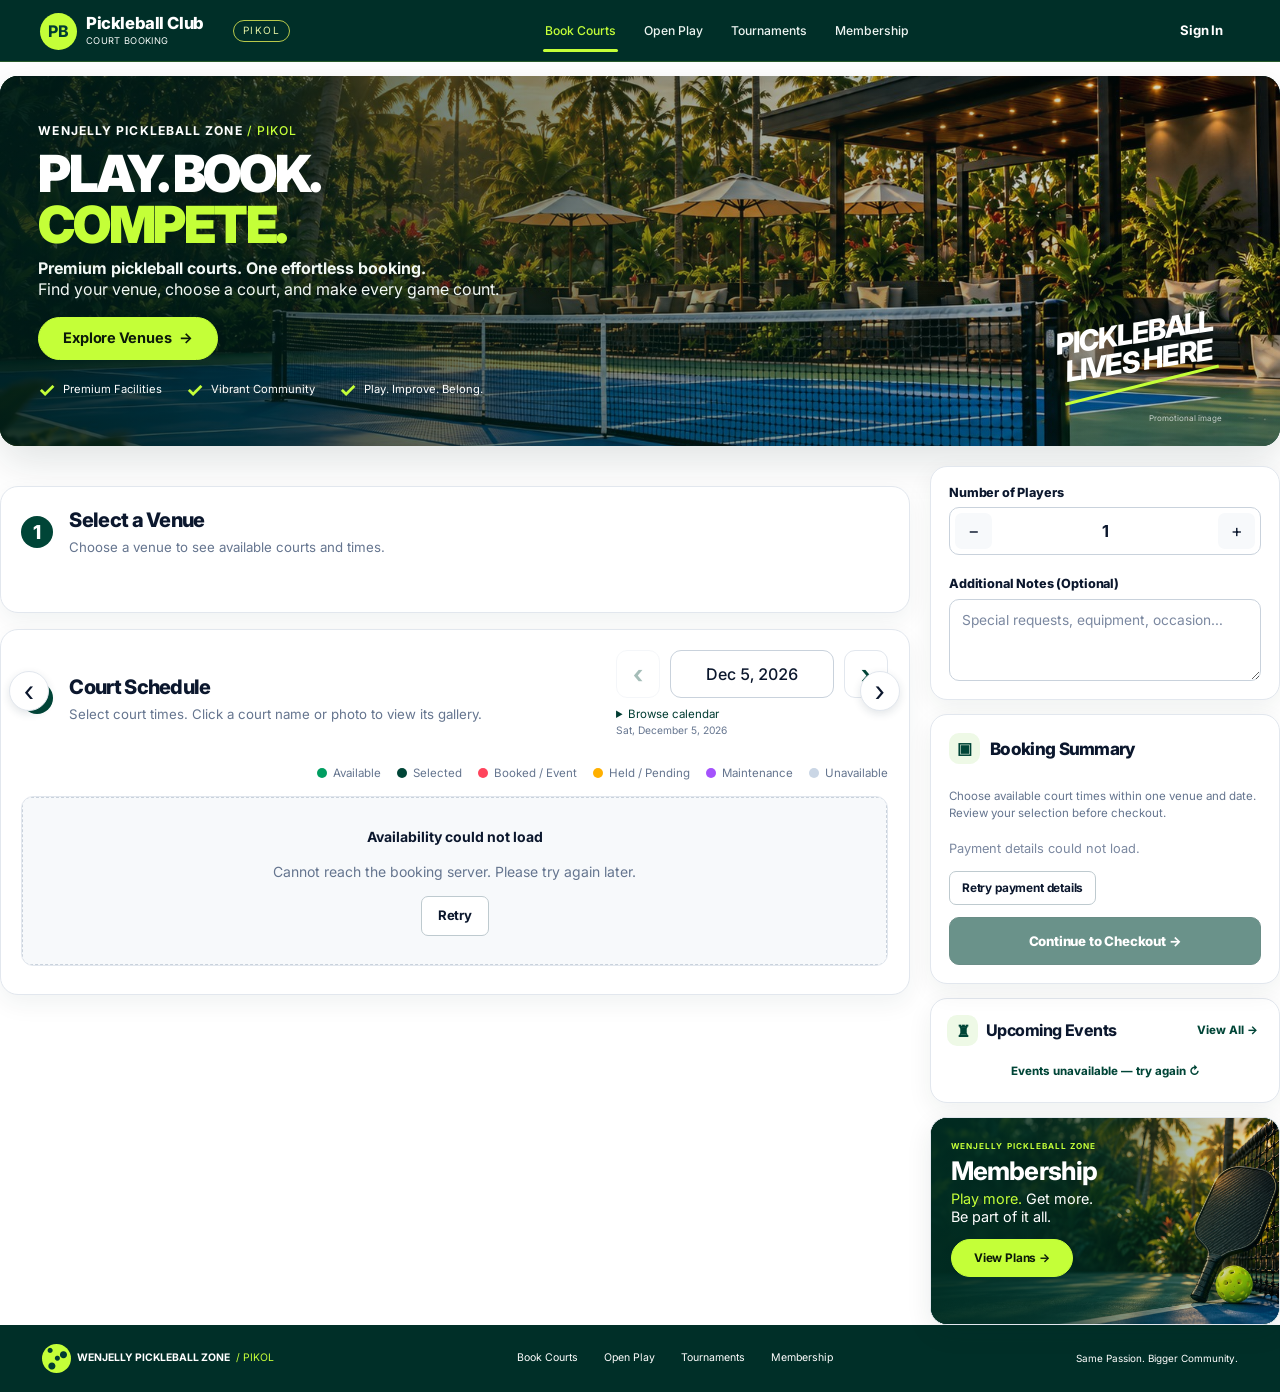
<file: index.html>
<!doctype html>
<html lang="en" data-theme="light">
<head>
<meta charset="utf-8" />
<meta name="viewport" content="width=device-width, initial-scale=1, viewport-fit=cover" />
<script>if(/Android/i.test(navigator.userAgent||''))document.documentElement.classList.add('pikol-android');</script>
<meta name="description" content="Reserve a pickleball court in a few taps." />
<title>Court Booking</title>
<link rel="icon" id="favicon" href="icons/wenjelly-v73-192.png" />
<link rel="preconnect" href="https://fonts.googleapis.com" />
<link rel="preconnect" href="https://fonts.gstatic.com" crossorigin />
<link href="https://fonts.googleapis.com/css2?family=Inter:wght@400;500;600;700;800;900&display=swap" rel="stylesheet" />
<link rel="manifest" href="manifest.json?v=73" />
<meta name="theme-color" content="#0f3d32" />
<script src="config.js"></script>
<link rel="stylesheet" href="occasion-promotions.css?v=83">
<script src="tournament-view.js"></script>
<link rel="stylesheet" href="styles.css" />
<link rel="stylesheet" href="openplay-smart.css?v=111-openplay-court-capacity-20261107" />
<link rel="stylesheet" href="booking-premium.css?v=106-registration-receipts" />
<link rel="preload" as="image" href="assets/booking/hero-court.jpg" fetchpriority="high" />

<style id="checkout-hold-style">
.checkout-hold-banner{display:flex;align-items:center;justify-content:space-between;gap:14px;padding:14px 16px;border:1px solid rgba(132,204,22,.45);background:linear-gradient(135deg,rgba(236,252,203,.92),rgba(255,255,255,.96));border-radius:16px;margin:0 0 16px;color:#17310c}.checkout-hold-banner strong{display:block}.checkout-hold-copy{display:grid;gap:3px}.checkout-hold-count{font-variant-numeric:tabular-nums;font-size:1.5rem;font-weight:900;letter-spacing:.02em;white-space:nowrap}.checkout-hold-banner.is-expired{border-color:rgba(220,38,38,.35);background:#fff1f2;color:#881337}.slot.state-held,.slot.state-pending{opacity:.78}.slot.state-held .slot-state{font-weight:800}.payment-dialog .modal-foot .btn-primary[disabled]{opacity:.55;cursor:not-allowed}
</style>

<style id="pikol-court-carousel-v35">
/* V35 FINAL: compact native-like court carousel on phone/tablet.
   The carousel track moves; the document itself never scrolls sideways. */
html,body{width:100%;max-width:100%;overflow-x:hidden}
.player-app,#view-app,.app-main,.booking-main,.container,.booking-gallery,.card{min-width:0;max-width:100%}
.player-app img,.player-app video,.player-app canvas,.player-app svg{max-width:100%}
@media (max-width:1024px){
  #today-courts.court-gallery,
  #book-courts.pick-grid{
    display:block !important;
    grid-template-columns:none !important;
    position:relative;
    width:100%;
    max-width:100%;
    min-width:0;
    overflow:hidden !important;
    box-sizing:border-box;
    padding:4px clamp(10px,2.7vw,20px) 0 !important;
    touch-action:pan-y;
    overscroll-behavior-x:none;
  }
  #today-courts .pikol-carousel-track,
  #book-courts .pikol-carousel-track{
    display:flex;
    width:100%;
    max-width:100%;
    gap:0;
    align-items:stretch;
    transform:translate3d(0,0,0);
    transition:transform 400ms cubic-bezier(.22,.72,.25,1);
    will-change:transform;
    touch-action:pan-y;
    user-select:none;
    -webkit-user-select:none;
  }
  #today-courts .pikol-carousel-track.is-dragging,
  #book-courts .pikol-carousel-track.is-dragging{transition:none}
  #today-courts .pikol-carousel-track > .promo-court,
  #today-courts .pikol-carousel-track > .empty,
  #today-courts .pikol-carousel-track > .skeleton,
  #book-courts .pikol-carousel-track > .court-pick,
  #book-courts .pikol-carousel-track > .empty,
  #book-courts .pikol-carousel-track > .skeleton{
    flex:0 0 100% !important;
    width:100% !important;
    min-width:0 !important;
    max-width:100% !important;
    box-sizing:border-box;
    margin:0 !important;
  }

  /* HOME COURT CARD: deliberately compact so the image, both rates and both
     actions stay together in one comfortable mobile/tablet view. */
  #today-courts .promo-court{
    height:auto !important;
    max-height:none !important;
    border-radius:12px;
  }
  #today-courts .promo-court .court-visual{
    aspect-ratio:auto !important;
    height:clamp(132px,28vw,190px) !important;
    min-height:0 !important;
  }
  #today-courts .promo-court .court-promo-image{
    width:100%;height:100%;object-fit:cover;object-position:center;
  }
  #today-courts .promo-court .court-info{
    padding:10px 12px 12px !important;
    gap:0;
  }
  #today-courts .promo-court .court-info h3{
    font-size:clamp(.88rem,2.3vw,1rem) !important;
    line-height:1.22;
    margin:0 0 3px;
  }
  #today-courts .promo-court .court-surface{
    display:-webkit-box;
    -webkit-box-orient:vertical;
    -webkit-line-clamp:1;
    overflow:hidden;
    margin:0 0 5px;
    font-size:.69rem !important;
    line-height:1.3;
  }
  #today-courts .promo-court .court-meta{
    margin:0 0 5px;
    gap:8px;
    font-size:.6rem !important;
    line-height:1.25;
    flex-wrap:wrap;
  }
  #today-courts .promo-court .court-rate{
    margin-top:2px !important;
    gap:1px !important;
    white-space:normal !important;
  }
  #today-courts .promo-court .court-rate > span{
    display:flex;
    align-items:baseline;
    gap:5px;
    min-width:0;
  }
  #today-courts .promo-court .court-rate strong{
    font-size:1.02rem !important;
    line-height:1.2;
  }
  #today-courts .promo-court .court-rate small{
    font-size:.61rem !important;
    line-height:1.2;
    white-space:normal;
  }
  #today-courts .promo-court .court-card-footer{
    display:grid !important;
    grid-template-columns:minmax(0,1fr) minmax(0,1fr) !important;
    gap:7px !important;
    padding-top:8px !important;
    margin-top:4px !important;
  }
  #today-courts .promo-court .court-card-footer .btn{
    width:100%;
    min-width:0;
    min-height:36px !important;
    padding:7px 6px !important;
    font-size:.7rem !important;
    white-space:nowrap;
  }

  /* Booking-modal court selector stays compact as well. */
  #book-courts .court-pick{height:auto !important;border-radius:10px}
  #book-courts .court-pick .court-visual{
    aspect-ratio:auto !important;
    height:clamp(105px,23vw,155px) !important;
  }
  #book-courts .court-pick .court-promo-image{width:100%;height:100%;object-fit:cover;object-position:center}
  #book-courts .court-pick-body{padding:8px 10px !important;gap:2px}
  #book-courts .court-pick .p-title{font-size:.72rem !important;line-height:1.25}
  #book-courts .court-pick .p-sub,#book-courts .court-pick-rate{font-size:.61rem !important}

  .pikol-carousel-controls{
    display:flex;
    align-items:center;
    justify-content:center;
    gap:10px;
    width:100%;
    max-width:100%;
    padding:9px 4px 1px;
    box-sizing:border-box;
  }
  .pikol-carousel-arrow{
    width:34px;height:34px;min-width:34px;border-radius:999px;
    border:1px solid var(--border,#dfe5e2);background:var(--surface,#fff);color:var(--text,#14251f);
    display:grid;place-items:center;font:800 21px/1 inherit;cursor:pointer;
    box-shadow:0 4px 12px rgba(15,61,50,.07);
  }
  .pikol-carousel-arrow:disabled{opacity:.28;cursor:default}
  .pikol-carousel-dots{display:flex;align-items:center;justify-content:center;gap:7px;min-width:66px}
  .pikol-carousel-dot{
    width:7px;height:7px;min-width:7px;padding:0;border:0;border-radius:99px;
    background:color-mix(in srgb,var(--text,#14251f) 22%,transparent);cursor:pointer;
    transition:width 220ms ease,background 220ms ease,transform 220ms ease;
  }
  .pikol-carousel-dot.is-active{width:21px;background:var(--primary,#0f3d32);transform:scaleY(1.08)}
}
@media (max-width:479px){
  #today-courts.court-gallery,#book-courts.pick-grid{padding-inline:8px !important}
  #today-courts .promo-court .court-visual{height:132px !important}
  #today-courts .promo-court .court-info{padding:9px 10px 10px !important}
  #today-courts .promo-court .court-meta{display:none !important}
  #today-courts .promo-court .court-rate strong{font-size:.96rem !important}
  #today-courts .promo-court .court-rate small{font-size:.58rem !important}
  #today-courts .promo-court .court-card-footer .btn{min-height:34px !important;font-size:.67rem !important}
  #book-courts .court-pick .court-visual{height:108px !important}
}
@media (min-width:1025px){
  #today-courts .pikol-carousel-track,
  #book-courts .pikol-carousel-track{display:contents !important;transform:none !important}
  .pikol-carousel-controls{display:none !important}
}
@media (prefers-reduced-motion:reduce){
  #today-courts .pikol-carousel-track,
  #book-courts .pikol-carousel-track{transition-duration:1ms !important}
}
</style>

<style id="pikol-terms-help-v2">
/* Additive player onboarding/help UI. Existing booking layouts are untouched. */
#btn-help{font-weight:900;font-size:1rem;line-height:1}
.terms-modal-host .modal,.guide-modal-host .modal{width:min(880px,calc(100vw - 24px));max-height:min(86vh,820px);display:flex;flex-direction:column;overflow:hidden}
/* Help needs a definite viewport-relative height so its active tab becomes the scroll viewport instead of being clipped by an auto-sized parent. */
.guide-modal-host .modal{height:min(820px,86vh);height:min(820px,86dvh);max-height:86vh;max-height:86dvh}
.terms-modal-host .modal-head,.guide-modal-host .modal-head{flex:0 0 auto}
.terms-modal-host .modal-body{flex:1 1 auto;min-height:0;overflow:hidden;padding:0;display:flex}
.guide-modal-host .modal-body{flex:1 1 0;min-height:0;overflow:hidden;padding:0;display:flex}
.terms-shell{display:flex;flex:1 1 auto;flex-direction:column;min-height:0;height:100%;width:100%;overflow:hidden}
.guide-shell{display:grid;grid-template-rows:auto minmax(0,1fr);flex:1 1 0;min-height:0;height:100%;width:100%;overflow:hidden}
.terms-tabs,.guide-tabs{display:grid;grid-template-columns:repeat(5,minmax(0,1fr));gap:7px;padding:12px 16px;border-bottom:1px solid var(--border,#dde5e1);background:var(--surface,#fff);flex:0 0 auto}
.guide-tabs{grid-template-columns:repeat(3,minmax(0,1fr))}
.terms-tab,.guide-tab{border:1px solid var(--border,#dce5e0);background:color-mix(in srgb,var(--surface,#fff) 92%,var(--brand-primary,#0f3d32) 8%);color:var(--text,#17231f);border-radius:10px;padding:9px 8px;font:800 .76rem/1.25 inherit;cursor:pointer;min-height:44px}
.terms-tab.is-active,.guide-tab.is-active{background:var(--brand-primary,#0f3d32);border-color:var(--brand-primary,#0f3d32);color:#fff}
.terms-panels{overflow-y:auto;overflow-x:hidden;overscroll-behavior:contain;padding:18px 20px 24px;min-height:0;flex:1 1 auto;-webkit-overflow-scrolling:touch;scrollbar-gutter:stable}
.guide-panels{position:relative;overflow:hidden;padding:0;min-height:0;height:100%}
.terms-panel,.guide-panel{display:none}
.terms-panel.is-active{display:block}
/* Each Help tab is an independent, bounded scroll viewport. Native bars are hidden because mobile Safari/Chrome may auto-hide them; the synced rail below stays visible. */
.guide-panel{box-sizing:border-box;position:absolute;inset:0;height:auto;min-height:0;overflow-y:scroll;overflow-x:hidden;overscroll-behavior:contain;touch-action:pan-y;-webkit-overflow-scrolling:touch;scrollbar-width:none;padding:18px 34px 24px 20px}
.guide-panel::-webkit-scrollbar{width:0;height:0}
.guide-panel.is-active{display:block}
.guide-scrollbar{position:absolute;z-index:4;right:9px;top:14px;bottom:14px;width:10px;border-radius:999px;background:color-mix(in srgb,var(--muted,#52615c) 14%,transparent);opacity:1;transition:opacity .15s ease;touch-action:none;cursor:pointer}
.guide-scrollbar.is-hidden{opacity:0;pointer-events:none}
.guide-scrollbar-thumb{position:absolute;left:1px;right:1px;top:0;min-height:34px;border-radius:999px;background:color-mix(in srgb,var(--muted,#52615c) 66%,var(--brand-primary,#0f3d32) 34%);box-shadow:0 1px 4px rgba(0,0,0,.16);cursor:grab;touch-action:none}
.guide-scrollbar-thumb:active{cursor:grabbing}
.terms-panel h3,.guide-panel h3{margin:0 0 10px;font-size:1.05rem}
.terms-panel h4,.guide-panel h4{margin:18px 0 7px;font-size:.9rem}
.terms-panel p,.guide-panel p{margin:0 0 10px;line-height:1.55;color:var(--muted,#52615c)}
.terms-panel ul,.guide-panel ul{margin:8px 0 14px;padding-left:20px;display:grid;gap:7px;color:var(--muted,#52615c);line-height:1.5}
.terms-callout,.guide-callout{border:1px solid rgba(194,65,12,.25);background:#fff7ed;color:#7c2d12;padding:12px 14px;border-radius:12px;margin:10px 0 14px;line-height:1.5}
.terms-callout strong,.guide-callout strong{color:inherit}
.terms-accept-bar{display:grid;grid-template-columns:minmax(0,1fr) auto auto;gap:12px;align-items:center;padding:12px 16px;border-top:1px solid var(--border,#dde5e1);background:var(--surface,#fff);flex:0 0 auto}
.terms-check{display:flex;align-items:flex-start;gap:10px;font-size:.82rem;line-height:1.4;cursor:pointer}
.terms-check input{width:18px;height:18px;margin-top:1px;accent-color:var(--brand-primary,#0f3d32)}
.terms-accept-bar .btn-primary[disabled]{opacity:.42;cursor:not-allowed;filter:grayscale(.15)}
.guide-kicker{display:inline-flex;align-items:center;gap:6px;font-size:.72rem;font-weight:900;letter-spacing:.08em;text-transform:uppercase;color:var(--brand-primary,#0f3d32);margin-bottom:8px}
.guide-steps{counter-reset:step;display:grid;gap:10px;margin:10px 0 16px}
.guide-step{display:grid;grid-template-columns:30px 1fr;gap:10px;align-items:start}
.guide-step:before{counter-increment:step;content:counter(step);display:grid;place-items:center;width:28px;height:28px;border-radius:999px;background:var(--brand-primary,#0f3d32);color:#fff;font-weight:900;font-size:.75rem}
.guide-step strong{display:block;margin-bottom:2px}
.guide-actions{display:flex;flex-wrap:wrap;gap:8px;margin-top:14px}
.guide-status-grid{display:grid;grid-template-columns:repeat(2,minmax(0,1fr));gap:9px;margin:10px 0}
.guide-status{border:1px solid var(--border,#dde5e1);border-radius:10px;padding:10px;background:var(--surface,#fff)}
.guide-status strong{display:block;margin-bottom:3px}
.guide-meta{font-size:.75rem;color:var(--muted,#52615c);margin-top:8px}
.registration-guide-host .modal-body{display:block;overflow:auto;overscroll-behavior:contain;touch-action:pan-y;padding:16px clamp(14px,4vw,26px);scrollbar-gutter:stable}
.guide-modal-host .modal-foot{flex:0 0 auto;flex-wrap:wrap}
.registration-guide-host .modal-foot .btn,.registration-guide-host .modal-head .btn,.registration-guide-content a,.registration-guide-trigger{min-height:44px}
.registration-guide-host .modal-head .btn-icon{width:44px}
.registration-guide-content{min-width:0;overflow-wrap:anywhere}
.registration-guide-content p{line-height:1.55;margin:0 0 10px}
.registration-guide-content .guide-status{margin-bottom:18px}
.registration-guide-facts{display:grid;gap:4px 16px;grid-template-columns:repeat(auto-fit,minmax(min(100%,170px),1fr));margin:8px 0 0}
.registration-guide-facts dt{font-weight:700}
.registration-guide-facts dd{margin:0}
.registration-guide-steps{display:block;padding-inline-start:28px}
.registration-guide-steps>li{padding-inline-start:6px;margin-bottom:16px}
.registration-guide-steps>li::marker{color:var(--brand-primary,#0f3d32);font-weight:800}
.registration-guide-steps h3{font-size:1rem;margin:0 0 4px}
.registration-guide-steps ul{padding-inline-start:19px;margin:0 0 10px}
.registration-guide-trigger{justify-self:start;align-self:flex-start}
.registration-with-guide .modal-head h2{min-width:0;overflow-wrap:anywhere}
@media(max-width:1024px){
  /* Help tabs and registration guides each need one bounded reading region. */
  html.pikol-android body.player-app .modal-host.guide-modal-host{overflow:hidden!important}
  html.pikol-android body.player-app .guide-modal-host .modal.wide{max-height:calc(100vh - 16px)!important;max-height:calc(100dvh - 16px)!important;overflow:hidden!important}
  html.pikol-android body.player-app .guide-modal-host .modal-body{flex:1 1 0!important;overflow:hidden!important;overscroll-behavior:contain!important}
  html.pikol-android body.player-app .guide-modal-host.registration-guide-host .modal-body{overflow:auto!important}
}
@media(max-width:480px){
  .registration-with-guide .modal-head{display:grid;grid-template-columns:minmax(0,1fr) auto;gap:4px 10px}
  .registration-with-guide .modal-head .registration-guide-trigger{grid-row:2}
  .registration-with-guide .modal-head [data-close]{grid-column:2;grid-row:1}
}
.guide-panel .terms-shell{height:auto;min-height:0;overflow:visible;display:block}.guide-panel .terms-panels{overflow:visible;padding:14px 0 0}.guide-panel .terms-tabs{padding:10px 0;background:transparent}
@media(max-width:1024px){
  .terms-modal-host .modal{max-height:90vh;max-height:90dvh}
  .guide-modal-host .modal{height:90vh;height:90dvh;max-height:90vh;max-height:90dvh}
}
@media(max-width:720px){
  .terms-modal-host .modal{width:calc(100vw - 12px);max-height:94vh;max-height:94dvh;border-radius:14px}
  .guide-modal-host .modal{width:calc(100vw - 12px);height:94vh;height:94dvh;max-height:94vh;max-height:94dvh;border-radius:14px}
  .terms-tabs,.guide-tabs{grid-template-columns:repeat(2,minmax(0,1fr));padding:10px;gap:6px}
  .terms-tab:last-child{grid-column:1/-1}
  .terms-panels{padding:14px 14px 20px}
  .guide-panel{padding:14px 30px 20px 14px}
  .guide-scrollbar{right:7px;top:10px;bottom:10px;width:9px}
  .terms-accept-bar{grid-template-columns:1fr 1fr;padding:10px}
  .terms-check{grid-column:1/-1}
  .guide-status-grid{grid-template-columns:1fr}
}
@media(max-width:420px){
  .terms-tab,.guide-tab{font-size:.7rem;padding:8px 6px;min-height:42px}
  .terms-accept-bar .btn{padding-inline:10px;font-size:.74rem}
}
</style>

<link rel="stylesheet" href="client-upgrades.css?v=91-android-events-date-nav">
<link rel="stylesheet" href="tournament-premium.css?v=67" />
<script src="event-carousel.js?v=90-event-peek"></script>
<script src="tournament-premium.js?v=91-android-events-date-nav"></script>
<link rel="stylesheet" href="venue-booking.css?v=91-android-events-date-nav">
<script src="venue-ui.js?v=71"></script>
<script src="venue-matrix.js?v=92-event-labels"></script>
<link rel="apple-touch-icon" href="icons/wenjelly-v73-apple.png" />
<link rel="stylesheet" href="mobile-fit.css?v=92-fraud-android" />
<link rel="stylesheet" href="event-carousel.css?v=90-event-peek" />
<link rel="stylesheet" href="universal-responsive.css?v=101-responsive-v2-rotation-20261015" />
</head>
<body class="player-app">

<!-- ========================= BOOT SPLASH ========================= -->
<div id="boot-splash" class="boot-splash" role="status" aria-live="polite">
  <div class="boot-inner">
    <div class="boot-logo" id="boot-logo"></div>
    <div class="boot-name" id="boot-name"></div>
    <div class="boot-bar"><span></span></div>
  </div>
</div>

<!-- ============================ AUTH ============================ -->
<div id="view-auth" class="auth-wrap hidden"><div class="auth-dialog" role="dialog" aria-modal="true" aria-label="Sign in to your club"><button type="button" class="sheet-close" data-close-auth aria-label="Close sign in">×</button>
  <section class="auth-hero" aria-label="Welcome to the court">
    <img class="auth-hero-image" src="assets/booking/hero-court.jpg" alt="A sunlit pickleball court surrounded by tropical greenery, a promotional illustration" width="1672" height="941" fetchpriority="high" decoding="async" />
    <div class="auth-hero-content">
      <div class="brand" style="margin-bottom:36px">
        <div class="brand-logo" id="hero-logo">PB</div>
        <div class="brand-text">
          <div class="brand-name" id="hero-name" style="color:#fff">Pickleball Club</div>
          <div class="brand-tagline" id="hero-short" style="color:rgba(255,255,255,.7)">Court booking</div>
        </div>
      </div>
      <div class="auth-story">
      <span class="eyebrow">YOUR COURT. YOUR MOMENT.</span>
      <h1 id="hero-tagline">Make time for a great game.</h1>
      <p id="hero-desc">A little competition. A lot of connection. Find your court, bring your people, and make your next game happen.</p>
      <ul class="hero-points">
        <li><span aria-hidden="true">✓</span> Live availability across every court</li>
        <li><span aria-hidden="true">✓</span> Your bookings, all in one place</li>
        <li><span aria-hidden="true">✓</span> Reserve in four simple steps</li>
      </ul>
      </div>
    </div>
    <div class="auth-hero-bottom"><p class="tiny" id="hero-contact" style="color:rgba(255,255,255,.7);margin:0"></p><span>COURT INSPIRATION · PROMOTIONAL IMAGE</span></div>
  </section>

  <section class="auth-panel" aria-label="Player sign in">
    <div class="auth-panel-intro"><span class="eyebrow">LET’S PLAY</span><h2 class="auth-heading">Good to see you.</h2><p>Your next great game is just a few taps away.</p></div>
    <div class="auth-card card">
      <div class="spread" style="margin-bottom:16px">
        <h3 class="section-title">Your next game awaits</h3>
        <div class="row" style="gap:6px">
          <button class="btn btn-ghost btn-icon theme-toggle" title="Toggle theme" aria-label="Toggle theme">◐</button>
        </div>
      </div>

      <div class="tabs" role="tablist">
        <button class="tab" role="tab" aria-selected="true" data-authtab="login">Login</button>
        <button class="tab" role="tab" aria-selected="false" data-authtab="register">Register</button>
      </div>

      <form id="form-login" novalidate>
        <div class="field">
          <label class="label" for="li-email">Email address</label>
          <input class="input" id="li-email" type="email" autocomplete="email" required placeholder="you@example.com" />
        </div>
        <div class="field">
          <label class="label" for="li-pass">Password</label>
          <input class="input" id="li-pass" type="password" autocomplete="current-password" required placeholder="••••••••" />
        </div>
        <button type="button" id="forgot-password" class="btn btn-ghost recovery-link">Forgot Password?</button>
        <button class="btn btn-primary btn-block" type="submit" data-loading="Signing in...">Login</button>
      </form>

      <section id="password-recovery" aria-labelledby="recovery-heading" hidden>
        <h3 id="recovery-heading">Reset your password</h3>
        <p id="recovery-message" role="status" aria-live="polite"></p>
        <form id="recovery-request-form" hidden>
          <div class="field">
            <label class="label" for="recovery-email">Email address</label>
            <input class="input" id="recovery-email" type="email" autocomplete="email" maxlength="160" required>
          </div>
          <button type="submit" class="btn btn-primary btn-block">Send Verification Code</button>
        </form>
        <form id="recovery-verify-form" hidden>
          <div class="field">
            <label class="label" for="recovery-code">Verification Code</label>
            <input class="input" id="recovery-code" type="text" inputmode="numeric" autocomplete="one-time-code" pattern="[0-9]{6}" maxlength="6" required>
          </div>
          <button type="submit" class="btn btn-primary btn-block">Verify OTP</button>
          <button type="button" id="recovery-resend" class="btn btn-outline" aria-describedby="recovery-countdown">Resend Code</button>
          <p id="recovery-countdown" class="op3-small"></p>
        </form>
        <form id="recovery-reset-form" hidden>
          <p class="op3-small" id="recovery-password-help">Use at least 8 characters and at most 72 UTF-8 bytes. Some characters use more than one byte.</p>
          <div class="field">
            <label class="label" for="recovery-password">New Password</label>
            <input class="input" id="recovery-password" type="password" minlength="8" maxlength="72" autocomplete="new-password" aria-describedby="recovery-password-help" required>
          </div>
          <div class="field">
            <label class="label" for="recovery-confirm">Confirm New Password</label>
            <input class="input" id="recovery-confirm" type="password" minlength="8" maxlength="72" autocomplete="new-password" required>
          </div>
          <button type="submit" class="btn btn-primary btn-block">Reset Password</button>
        </form>
        <div class="recovery-navigation">
          <button type="button" class="btn btn-ghost" id="recovery-back">Back to Login</button>
          <button type="button" class="btn btn-ghost" id="recovery-start-over" hidden>Start Over</button>
        </div>
      </section>

      <div id="registration-result" class="registration-result hidden" role="status" aria-live="polite"></div>
      <form id="form-register" class="hidden" novalidate>
        <h4 class="registration-section-title">Personal information</h4>
        <div class="field">
          <label class="label" for="rg-name">Full name</label>
          <input class="input" id="rg-name" required autocomplete="name" placeholder="Juan Dela Cruz" />
        </div>
        <div class="field">
          <label class="label" for="rg-email">Email address</label>
          <input class="input" id="rg-email" type="email" required autocomplete="email" placeholder="you@example.com" />
        </div>
        <div class="field">
          <label class="label" for="rg-mobile">Mobile number</label>
          <input class="input" id="rg-mobile" required autocomplete="tel" placeholder="+63 917 000 0000" />
          <span class="field-hint">Used for booking confirmations.</span>
        </div>
        <h4 class="registration-section-title">Identity</h4>
        <p class="field-hint" id="registration-image-help">Both images are required. JPEG, PNG or WebP, up to 12 MB each.</p>
        <div class="registration-uploads">
          <div class="field registration-upload">
            <label class="label" for="rg-profile">Profile Picture <span class="registration-required">Required</span></label>
            <input class="input" id="rg-profile" type="file" accept="image/jpeg,image/png,image/webp" required aria-describedby="registration-image-help rg-profile-state" />
            <span class="field-hint" id="rg-profile-state" role="status">This becomes your player profile photo.</span>
            <img class="registration-preview" id="rg-profile-preview" alt="Selected profile picture preview" hidden />
            <button class="btn btn-ghost btn-sm" type="button" data-registration-remove="profile" hidden>Remove profile picture</button>
          </div>
          <div class="field registration-upload">
            <label class="label" for="rg-id">Valid ID <span class="registration-required">Required</span></label>
            <input class="input" id="rg-id" type="file" accept="image/jpeg,image/png,image/webp" required aria-describedby="registration-image-help rg-id-state registration-id-help" />
            <span class="field-hint" id="rg-id-state" role="status">Choose a clear, readable image.</span>
            <img class="registration-preview registration-id-preview" id="rg-id-preview" alt="Selected private Valid ID preview" hidden />
            <button class="btn btn-ghost btn-sm" type="button" data-registration-remove="id" hidden>Remove Valid ID</button>
          </div>
        </div>
        <p class="field-hint" id="registration-id-help">Your Valid ID is used only for account verification and is accessible to authorized Management staff.</p>
        <h4 class="registration-section-title">Security</h4>
        <div class="grid cols-2" style="gap:0 14px">
          <div class="field">
            <label class="label" for="rg-pass">Password</label>
            <input class="input" id="rg-pass" type="password" required autocomplete="new-password" minlength="8" />
          </div>
          <div class="field">
            <label class="label" for="rg-pass2">Confirm password</label>
            <input class="input" id="rg-pass2" type="password" required autocomplete="new-password" minlength="8" />
          </div>
        </div>
        <p id="registration-error" class="registration-error hidden" role="alert"></p>
        <p class="field-hint" id="registration-mode-help">Your registration will be reviewed by Management before you can log in.</p>
        <button class="btn btn-primary btn-block" id="rg-submit" type="submit" data-loading="Submitting registration...">Submit Registration</button>
      </form>
      <div class="auth-assurance"><span aria-hidden="true">↗</span> Pick a date. Find your court. Get out and play.</div>
    </div>
  </section>
</div>

</div>
<!-- ============================ APP ============================ -->
<div id="view-app">
  <header class="appbar">
    <div class="container appbar-inner">
      <div class="brand">
        <div class="brand-logo" id="app-logo">PB</div>
        <div class="brand-text">
          <div class="brand-name" id="app-name">Pickleball Club</div>
          <div class="brand-tagline" id="app-tagline">Court booking</div>
        </div>
      </div>
      <span class="brand-pill">PIKOL</span>
      <nav class="site-nav" id="main-tabs" aria-label="Main navigation">
        <button class="tab is-active" data-goto="book" aria-current="page">Book Courts</button>
        <button class="tab" data-goto="openplay">Open Play</button>
        <button class="tab" data-goto="tournaments">Tournaments</button>
        <button class="tab" data-goto="membership">Membership</button>
      </nav>
      <div class="site-actions">
        <span id="rt-status" class="hidden"><span id="rt-dot"></span><span id="rt-text"></span></span>
        <button class="btn btn-ghost btn-icon hidden" id="btn-help" type="button" aria-label="Help & User Guide" title="Help & User Guide">?</button>
        <button class="btn btn-ghost btn-icon bell" id="btn-bell" aria-label="Notifications" data-goto="notifications"><svg width="20" height="20" viewBox="0 0 24 24" fill="none" stroke="currentColor" stroke-width="1.8"><path d="M18 8a6 6 0 0 0-12 0c0 7-3 7-3 9h18c0-2-3-2-3-9M10 21h4"/></svg><span class="bell-count hidden" id="bell-count"></span></button>
        <button class="btn btn-ghost" id="site-account" data-goto="profile">Sign In</button>
        <button id="btn-logout" class="hidden" type="button">Sign out</button>
      </div>
    </div>
  </header>
  <main class="container app-body">
<section id="tab-dashboard" class="hidden" aria-hidden="true"><span id="today-label"></span><div id="today-courts"></div><div id="home-events"></div><span id="dash-name"></span><span id="dash-sub"></span><span id="st-upcoming"></span><span id="st-played"></span><div id="next-booking-card"></div><div id="recent-bookings"></div></section>
    <!-- V72: Restore the configured hero and real community/membership artwork.
         Venue-first booking stays primary; old per-court cards remain retired. -->
    <section class="booking-hero pikol-v72-hero" aria-label="Pickleball community and booking">
      <img class="booking-hero-image" src="assets/booking/hero-court.jpg" data-fallback-src="assets/booking/hero-court.jpg" alt="Pickleball club featured court" width="1672" height="941" fetchpriority="high" decoding="async" />
      <div class="booking-hero-content">
        <span class="eyebrow"><span data-facility-name>WENJELLY PICKLEBALL ZONE</span> <b>/ PIKOL</b></span>
        <h1>PLAY. BOOK.<br><em>COMPETE.</em></h1>
        <p><strong>Premium pickleball courts. One effortless booking.</strong><br>Find your venue, choose a court, and make every game count.</p>
        <div class="hero-actions"><button type="button" class="btn btn-lime btn-lg" data-v72-scroll-booking>Explore Venues <span aria-hidden="true">→</span></button></div>
        <div class="hero-features"><span><b aria-hidden="true">✓</b> Premium Facilities</span><span><b aria-hidden="true">✓</b> Vibrant Community</span><span><b aria-hidden="true">✓</b> Play. Improve. Belong.</span></div>
      </div>
      <div class="hero-signature">PICKLEBALL<br>LIVES HERE</div>
      <div class="hero-caption"><span></span><span>Promotional image</span></div>
    </section>
    <section id="occasion-promo-banner" class="oc-banner" hidden aria-live="polite"></section>
    <div class="pikol-v72-layout"><div class="pikol-v72-booking-main">
    <section id="tab-book" class="site-sheet" aria-labelledby="booking-title">
      <div class="booking-page-head"><span class="eyebrow">BOOK YOUR GAME</span><h1 class="page-title" id="booking-title">Book a Court</h1><p class="page-subtitle" data-facility-name>WenJelly Pickleball Zone / PIKOL</p></div>
      <div class="booking-layout">

        <div class="booking-controls"><div id="venue-booking"></div>
          <div class="steps" id="steps"><div class="step" data-step="1"><span class="step-n">1</span>Date</div><div class="step" data-step="2"><span class="step-n">2</span>Court</div><div class="step" data-step="3"><span class="step-n">3</span>Time</div><div class="step" data-step="4"><span class="step-n">4</span>Confirm</div></div>
          <div class="vg-step-label">2 · SELECT DATE</div><div class="vg-date-fields booking-inputs"><div class="field"><label class="label" for="booking-date">Select Date</label><div class="vg-date-nav" role="group" aria-label="Booking date navigation"><button type="button" class="vg-date-arrow" id="book-date-prev" aria-label="Previous booking day" title="Previous day">&#8249;</button><span class="vg-date-picker"><span class="vg-date-visual" id="booking-date-visual" aria-hidden="true">Select date</span><input class="input" id="booking-date" type="date" aria-label="Select booking date" required/></span><button type="button" class="vg-date-arrow" id="book-date-next" aria-label="Next booking day" title="Next day">&#8250;</button></div></div><div class="field vg-legacy-time"><label class="label" for="booking-time">Start Time</label><select class="select" id="booking-time"><option value="">Choose a court first</option></select></div><div class="field vg-legacy-time"><label class="label" for="booking-end">End Time</label><select class="select" id="booking-end" disabled><option value="">Select start time first</option></select></div></div>
          <details class="booking-calendar-details"><summary>Browse calendar <span id="book-date-label"></span></summary><div class="card calendar" id="calendar"><div class="calendar-head"><button class="btn btn-ghost btn-icon" id="cal-prev" aria-label="Previous month">‹</button><span class="calendar-month" id="cal-month"></span><button class="btn btn-ghost btn-icon" id="cal-next" aria-label="Next month">›</button></div><div class="calendar-grid" id="cal-dow"></div><div class="calendar-grid" id="cal-days" role="grid"></div><button class="btn btn-outline btn-sm btn-block" id="cal-today">Today</button></div></details>
          <details id="slot-card" class="booking-times-details"><summary>View all time slots</summary><div class="slot-grid" id="slot-grid"></div></details>
        </div>
      </div>
    </section>
    </div>
    <aside class="home-sidebar pikol-v72-promo-sidebar" aria-label="Booking checkout and club promotions">
      <section class="booking-side-fields" aria-label="Player booking details">
        <div class="field"><label class="label" for="bk-players">Number of Players</label><div class="player-stepper"><button type="button" data-player-change="-1" aria-label="Fewer players">−</button><select class="select" id="bk-players"><option value="1">1</option></select><button type="button" data-player-change="1" aria-label="More players">+</button></div><span class="field-hint" id="player-limit-hint"></span></div>
        <div class="field"><label class="label" for="bk-notes">Additional Notes (Optional)</label><textarea class="textarea" id="bk-notes" maxlength="300" placeholder="Special requests, equipment, occasion…"></textarea></div>
      </section>
      <section class="card action-card" id="summary-card" aria-label="Booking summary and checkout">
        <h2 class="section-title"><span class="booking-side-icon" aria-hidden="true">▣</span> Booking Summary</h2>
        <dl class="summary-list" id="summary-list" aria-live="polite"></dl>
        <div class="booking-checkout-actions">
          <p class="field-hint">Choose available court times within one venue and date. Review your selection before checkout.</p>
          <div id="booking-fee-status" class="hidden" role="status"><p class="field-hint">Payment details could not load.</p><button class="btn btn-outline btn-sm" data-retry-fees>Retry payment details</button></div>
          <button class="btn btn-primary btn-block" id="btn-confirm" data-loading="Booking…" disabled>Continue to Checkout →</button>
        </div>
      </section>
      <section class="booking-events-card" id="booking-events-card" aria-labelledby="booking-events-title" hidden>
        <div class="booking-side-heading"><h2 id="booking-events-title"><span class="booking-side-icon" aria-hidden="true">♜</span> Upcoming Events</h2><button class="booking-events-view-all" type="button" data-goto="tournaments">View All →</button></div>
        <div id="booking-promo-events" class="booking-promo-events" aria-live="polite"></div>
      </section>
      <article class="membership-promo">
        <img src="assets/booking/membership.jpg" alt="Membership benefits promotional artwork" width="1200" height="600" loading="eager" decoding="async" />
        <div class="promo-content"><span class="eyebrow" data-facility-name>WENJELLY PICKLEBALL ZONE</span>
          <h2>Membership</h2><p><em>Play more.</em> Get more.<br>Be part of it all.</p>
          <button type="button" class="btn btn-lime" data-goto="membership">View Plans →</button>
        </div>
      </article>
    </aside></div>
    <div id="site-overlay" class="site-overlay hidden">
    <!-- Compatibility nodes for legacy callbacks; excluded from the booking experience. -->
        <div class="vg-legacy-booking" hidden inert aria-hidden="true" style="display:none!important"><div id="booking-photo" class="court-visual"></div><div class="pick-grid" id="book-courts" aria-label="Choose a court"></div><div id="booking-court-description"></div><p class="field-hint">Select a court above to explore its availability.</p></div>
    <!-- BOOKINGS -->
    <section id="tab-bookings" class="site-sheet hidden stack" role="dialog" aria-modal="true" aria-label="My Bookings" style="gap:20px">
      <button class="sheet-close" data-close-sheet aria-label="Close My Bookings">×</button>
      <div class="spread">
        <div><h1 class="page-title">My Bookings</h1><p class="page-subtitle">Upcoming reservations and full history.</p></div>
        <button class="btn btn-primary" data-goto="book">＋ New booking</button>
      </div>
      <div class="chips" role="group" aria-label="Filter bookings">
        <button class="chip" data-filter="upcoming" aria-pressed="true">Upcoming</button>
        <button class="chip" data-filter="history" aria-pressed="false">History</button><button class="chip" data-filter="payments" aria-pressed="false">Payments</button>
      </div>
      <div class="bookings-layout"><div><div class="list" id="bookings-list"></div><div class="book-again"><strong>Ready for another game?</strong><button class="btn btn-primary" data-goto="book">Book a Court →</button></div></div><aside id="booking-detail" class="booking-detail"></aside></div>
    </section>

    <!-- TOURNAMENTS -->
    <section id="tab-tournaments" class="site-sheet hidden stack" role="dialog" aria-modal="true" aria-label="Events & Registrations" style="gap:20px">
      <button class="sheet-close" data-close-sheet aria-label="Close Events & Registrations">×</button>
      <div class="spread">
        <div><h1 class="page-title">Events &amp; Registrations</h1><p class="page-subtitle">Tournaments, Open Play sessions and your registrations.</p></div>
        <button class="btn btn-ghost btn-sm" id="tn-refresh">↻ Refresh</button>
      </div>
      <div class="chips" id="ev-subtabs" role="group" aria-label="Event view">
        <button class="chip" data-evtab="tournaments" aria-selected="true">Tournaments</button>
        <button class="chip" data-evtab="openplay" aria-selected="false">Open Play</button>
        <button class="chip" data-evtab="myregs" aria-selected="false">My registrations<span class="pill hidden" id="ev-reg-pill"></span></button>
      </div>

      <div id="ev-view-tournaments" class="stack" style="gap:20px">
        <div id="tn-list-view" class="stack" style="gap:20px">
          <div>
            <div class="list-head"><h2 class="section-title">My matches</h2></div>
            <div class="list" id="tn-my-matches"></div>
          </div>
          <div>
            <div class="list-head"><h2 class="section-title">Tournaments</h2></div>
            <div class="events-browser"><div class="list" id="tn-events"></div><aside class="event-spotlight" id="event-spotlight"></aside></div>
          </div>
        </div>
        <div id="tn-detail-view" class="hidden stack" style="gap:16px"></div>
      </div>

      <div id="ev-view-openplay" class="hidden stack" style="gap:20px">
        <div>
          <div class="list-head"><h2 class="section-title">Open Play sessions</h2></div>
          <div class="events-browser"><div class="pikol-event-selector" id="op-event-selector"><div class="list" id="op-events"></div></div><aside class="event-spotlight" id="openplay-spotlight"></aside></div>
        </div>
      </div>

      <div id="ev-view-myregs" class="hidden stack" style="gap:20px">
        <div>
          <div class="list-head"><h2 class="section-title">Tournament registrations</h2></div>
          <div class="list" id="my-trn-regs"></div>
        </div>
        <div>
          <div class="list-head"><h2 class="section-title">Open Play registrations</h2></div>
          <div class="list" id="my-op-regs"></div>
        </div>
      </div>
    </section>

    <!-- NOTIFICATIONS -->
    <section id="tab-notifications" class="site-sheet hidden stack" role="dialog" aria-modal="true" aria-label="Notifications" style="gap:16px">
      <button class="sheet-close" data-close-sheet aria-label="Close Notifications">×</button>
      <div class="spread">
        <div class="notification-heading"><span class="notification-mark" aria-hidden="true"><svg width="29" height="29" viewBox="0 0 24 24" fill="none" stroke="currentColor" stroke-width="1.8"><path d="M18 8a6 6 0 0 0-12 0c0 7-3 7-3 9h18c0-2-3-2-3-9M10 21h4"/></svg></span><div>
          <h1 class="page-title">Notifications</h1>
          <p class="page-subtitle">Booking, payment and event updates sent to you.</p>
        </div></div>
        <button class="btn btn-outline btn-sm" id="nt-mark-all">Mark all read</button>
      </div>
      <div class="chips" role="group" aria-label="Filter notifications">
        <button class="chip" data-nfilter="all" aria-pressed="true">All</button>
        <button class="chip" data-nfilter="unread" aria-pressed="false">Unread</button>
        <button class="chip" data-nfilter="bookings" aria-pressed="false">Bookings</button>
        <button class="chip" data-nfilter="payments" aria-pressed="false">Payments</button>
        <button class="chip" data-nfilter="events" aria-pressed="false">Events</button>
      </div>
      <div class="list" id="notif-list"><div class="skeleton" style="height:120px"></div></div>
    </section>

    <!-- PROFILE -->
    <section id="tab-profile" class="site-sheet hidden stack" role="dialog" aria-modal="true" aria-label="My Profile" style="gap:20px">
      <button class="sheet-close" data-close-sheet aria-label="Close My Profile">×</button>
      <div><h1 class="page-title">My Profile</h1><p class="page-subtitle">Manage your account details.</p></div>

      <div class="profile-layout"><aside class="profile-sidebar"><div class="profile-avatar" id="profile-avatar" aria-hidden="true"><svg viewBox="0 0 24 24"><circle cx="12" cy="8" r="4"/><path d="M4 22v-2a8 8 0 0 1 16 0v2"/></svg></div><h2 id="profile-display-name">Player</h2><p class="muted tiny">Play. Improve. Belong.</p><div class="list" id="profile-menu">
        <button type="button" class="list-row is-clickable" data-panel="panel-profile">
          <span class="list-lead">👤</span>
          <span class="list-main"><span class="list-title">Personal information</span>
            <span class="list-sub">View and update your name and mobile number</span></span>
          <span class="list-end"><span class="list-chevron">›</span></span>
        </button>
        <button type="button" class="list-row is-clickable" data-goto="bookings"><span class="list-lead" aria-hidden="true">▦</span><span class="list-main"><span class="list-title">My Bookings</span></span><span class="list-end">›</span></button>
        <button type="button" class="list-row is-clickable" data-my-matches><span class="list-lead" aria-hidden="true">♟</span><span class="list-main"><span class="list-title">My Matches</span></span><span class="list-end">›</span></button>
        <button type="button" class="list-row is-clickable" data-panel="panel-rating">
          <span class="list-lead">🏆</span>
          <span class="list-main"><span class="list-title">My rating</span>
            <span class="list-sub">Tournament rating, pending reviews and history</span></span>
          <span class="list-end"><span class="list-chevron">›</span></span>
        </button>
        <button type="button" class="list-row is-clickable" data-goto="membership">
          <span class="list-lead">◆</span>
          <span class="list-main"><span class="list-title">Membership</span>
            <span class="list-sub">Plan, benefits, expiry and renewal</span></span>
          <span class="list-end"><span class="list-chevron">›</span></span>
        </button>
        <button type="button" class="list-row is-clickable" data-panel="panel-credit">
          <span class="list-lead">₱</span>
          <span class="list-main"><span class="list-title">PIKOL Credit</span>
            <span class="list-sub">Available credit and activity history</span></span>
          <span class="list-end"><span class="list-chevron">›</span></span>
        </button>
        <button type="button" class="list-row is-clickable" data-panel="panel-password">
          <span class="list-lead">🔐</span>
          <span class="list-main"><span class="list-title">Password &amp; security</span>
            <span class="list-sub">Change your password and sign other devices out</span></span>
          <span class="list-end"><span class="list-chevron">›</span></span>
        </button>
        <button type="button" class="list-row is-clickable" data-goto="notifications">
          <span class="list-lead">🔔</span>
          <span class="list-main"><span class="list-title">Notifications</span>
            <span class="list-sub">Review all updates sent to you</span></span>
          <span class="list-end"><span class="list-chevron">›</span></span>
        </button>
        <button type="button" class="list-row is-clickable" data-panel="panel-account">
          <span class="list-lead is-plain">⚙</span>
          <span class="list-main"><span class="list-title">Account settings</span>
            <span class="list-sub">Appearance and sign out</span></span>
          <span class="list-end"><span class="list-chevron">›</span></span>
        </button>
      </div>

      </aside><div class="stack" id="profile-panels" style="gap:16px">
        <div class="stack hidden" data-panelbox="panel-rating" style="gap:16px">
          <div class="card summary-card" id="rating-summary-card"><div class="skeleton" style="height:120px"></div></div>
          <section class="section-shell" id="rating-pending-card" style="display:none"></section>
          <section class="section-shell" id="rating-history-card" style="display:none"></section>
        </div>
        <section class="section-shell hidden" id="panel-credit-box" data-panelbox="panel-credit">
          <div class="spread credit-summary-head"><div class="credit-summary-copy"><span class="eyebrow">PIKOL CREDIT</span><h2 class="section-title">Your reusable PIKOL Credit</h2><p class="muted tiny">Use available credit for Court Booking, Tournament Registration, and Open Play. It is not a cash refund.</p></div><strong id="credit-balance-display" class="credit-balance-value">₱0.00</strong></div>
          <div class="guide-status-grid mt-3"><div class="guide-status"><strong>Available</strong><span id="credit-available-display">₱0.00</span></div><div class="guide-status"><strong>Reserved at checkout</strong><span id="credit-reserved-display">₱0.00</span></div></div>
          <h3 class="section-title mt-4" style="font-size:16px">Credit activity</h3><div class="list mt-3" id="credit-history"><div class="skeleton" style="height:80px"></div></div>
        </section>
        <form class="form-section hidden" id="form-profile" data-panelbox="panel-profile">
          <h2 class="section-title" style="margin-bottom:16px">Personal information</h2>
          <section id="profile-identity" class="alert alert-info hidden" aria-live="polite"></section>
          <div class="profile-photo-editor">
            <div class="profile-photo-editor-preview" id="pf-photo-preview" aria-hidden="true"><svg viewBox="0 0 24 24"><circle cx="12" cy="8" r="4"/><path d="M4 22v-2a8 8 0 0 1 16 0v2"/></svg></div>
            <div class="profile-photo-editor-copy"><strong>Profile picture</strong><span class="field-hint">Choose a photo from your device. Large images are resized and optimized automatically before upload.</span>
              <div class="row wrap profile-photo-actions"><button class="btn btn-outline btn-sm" type="button" id="pf-photo-upload">Upload photo</button><input id="pf-photo-input" type="file" accept="image/*,.heic,.heif" hidden /></div>
              <span class="field-hint" id="pf-photo-status">JPG, PNG, WebP or supported phone photo formats.</span>
            </div>
          </div>
          <div class="field"><label class="label" for="pf-name">Full name</label><input class="input" id="pf-name" required /></div>
          <div class="field"><label class="label" for="pf-email">Email</label><input class="input" id="pf-email" disabled /></div>
          <div class="field"><label class="label" for="pf-mobile">Mobile number</label><input class="input" id="pf-mobile" required /></div>
          <div class="field"><label class="label" for="pf-division">Official Division</label><input class="input" id="pf-division" value="Loading your division…" readonly /><span class="field-hint">Your division is based on your official tournament rating.</span></div>
          <button class="btn btn-primary" type="submit" data-loading="Saving...">Save changes</button>
        </form>
        <form class="form-section hidden" id="form-password" data-panelbox="panel-password">
          <h2 class="section-title" style="margin-bottom:16px">Change password</h2>
          <div class="field"><label class="label" for="pw-cur">Current password</label><input class="input" id="pw-cur" type="password" required autocomplete="current-password" /></div>
          <div class="field"><label class="label" for="pw-new">New password</label><input class="input" id="pw-new" type="password" minlength="8" required autocomplete="new-password" /></div>
          <button class="btn btn-outline" type="submit" data-loading="Saving...">Update password</button>
          <p class="field-hint mt-4" id="facility-contact"></p>
        </form>

        <section class="section-shell hidden" id="panel-account-box" data-panelbox="panel-account">
          <h2 class="section-title" style="margin-bottom:14px">Account settings</h2>
          <div class="list">
            <button type="button" class="list-row is-clickable is-compact theme-toggle">
              <span class="list-lead is-plain">◐</span>
              <span class="list-main"><span class="list-title">Appearance</span>
                <span class="list-sub">Switch between light and dark theme</span></span>
              <span class="list-end"><span class="list-chevron">›</span></span></button>
            <button type="button" class="list-row is-clickable is-compact" id="pf-help-guide">
              <span class="list-lead is-plain">?</span>
              <span class="list-main"><span class="list-title">Help &amp; User Guide</span>
                <span class="list-sub">Learn how to use the Booking Site and player rating</span></span>
              <span class="list-end"><span class="list-chevron">›</span></span></button>
            <button type="button" class="list-row is-clickable is-compact" id="pf-terms-rules">
              <span class="list-lead is-plain">✓</span>
              <span class="list-main"><span class="list-title">Terms &amp; Venue Rules</span>
                <span class="list-sub">Review booking, cancellation and court rules</span></span>
              <span class="list-end"><span class="list-chevron">›</span></span></button>
            <button type="button" class="list-row is-clickable is-compact" id="pf-logout">
              <span class="list-lead is-plain">⏻</span>
              <span class="list-main"><span class="list-title">Sign out</span>
                <span class="list-sub">Log out of this device</span></span>
              <span class="list-end"><span class="list-chevron">›</span></span></button>
          </div>
        </section>
      </div>
      </div>
    </section>
    <section id="tab-membership" class="site-sheet hidden" role="dialog" aria-modal="true" aria-labelledby="membership-title"><button class="sheet-close" data-close-sheet aria-label="Close membership">×</button><div class="membership-layout"><aside class="membership-sidebar"><div class="membership-wordmark"><span class="pickleball-mark" aria-hidden="true">●</span><strong data-facility-name>WENJELLY</strong><span>PICKLEBALL COMMUNITY</span><b class="brand-pill">PIKOL</b></div><button class="is-active" data-member-view="plans">Available Plans</button><button data-member-view="current">Current Membership</button><button data-member-view="benefits">Benefits</button><p>Same Passion.<br>Bigger Community.</p></aside><div class="membership-main"><div class="membership-banner"><img src="assets/booking/membership.jpg" alt="Paddle and pickleball, promotional illustration"/><div><span class="eyebrow" data-facility-name>WENJELLY PICKLEBALL ZONE</span><h1 id="membership-title">Membership</h1><p>More than a membership — it's a community.</p></div></div><div class="card summary-card" id="membership-card"></div><section class="section-shell" id="membership-plans-card"></section><div class="membership-note">A community that plays together, grows together.<span>Find your people. Make more time for the game.</span></div></div></div></section>
    </div>
    <footer class="site-footer"><div class="footer-brand"><span class="pickleball-mark" aria-hidden="true">●</span><strong data-facility-name>WENJELLY PICKLEBALL ZONE</strong> / PIKOL</div><nav aria-label="Footer navigation"><button data-goto="book">Book Courts</button><button data-goto="openplay">Open Play</button><button data-goto="tournaments">Tournaments</button><button data-goto="membership">Membership</button></nav><span>Same Passion. Bigger Community.</span></footer>
  </main>

  <nav class="bottom-nav" aria-label="Primary">
    <div class="bottom-nav-inner">
      <button data-tab="book" class="is-active"><span class="ico" aria-hidden="true"><svg class="ui-icon" width="20" height="20" viewBox="0 0 24 24" fill="none" stroke="currentColor" stroke-width="1.7" stroke-linecap="round" stroke-linejoin="round"><rect x="3" y="5" width="18" height="16" rx="3"/><path d="M7 3v4m10-4v4M3 11h18m-9 3v4m-2-2h4"/></svg></span>Courts</button>
      <button data-tab="bookings"><span class="ico" aria-hidden="true"><svg class="ui-icon" width="20" height="20" viewBox="0 0 24 24" fill="none" stroke="currentColor" stroke-width="1.7" stroke-linecap="round" stroke-linejoin="round"><rect x="5" y="3" width="14" height="18" rx="2"/><path d="M9 8h6m-6 4h6m-6 4h3"/></svg></span>My Games</button>
      <button data-tab="tournaments"><span class="ico" aria-hidden="true"><svg class="ui-icon" width="20" height="20" viewBox="0 0 24 24" fill="none" stroke="currentColor" stroke-width="1.7" stroke-linecap="round" stroke-linejoin="round"><path d="M7 3h10v6a5 5 0 0 1-10 0V3Zm0 2H3v3a4 4 0 0 0 4 4m10-7h4v3a4 4 0 0 1-4 4m-5 2v6m-4 1h8"/></svg></span>Events</button>
      <button data-tab="profile"><span class="ico" aria-hidden="true"><svg class="ui-icon" width="20" height="20" viewBox="0 0 24 24" fill="none" stroke="currentColor" stroke-width="1.7" stroke-linecap="round" stroke-linejoin="round"><circle cx="12" cy="8" r="4"/><path d="M4 21v-2a8 8 0 0 1 16 0v2"/></svg></span>Account</button>
    </div>
  </nav>
</div>

<div class="toast-host" id="toasts" role="status" aria-live="polite"></div>
<button id="pwa-install-player" class="btn btn-primary btn-block pwa-install-inline" type="button" hidden>Install Booking App</button>
<div id="modal-root"></div>

<script src="range-availability.js?v=56-android-native-scroll"></script>
<script src="openplay-contest.js?v=119-openplay-groups-history-20261112"></script>
<script src="openplay-upgrades.js?v=119-openplay-groups-history-20261112"></script>
<link rel="stylesheet" href="openplay-upgrades.css?v=119-openplay-groups-history-20261112">
<script src="password-recovery.js?v=110-paddle-recovery-20261105"></script>
<script src="registration-guide.js?v=113-registration-guide"></script>
<script>
/* ================= shared runtime (player app) ================= */
(function () {
  'use strict';

  /* ---------- API base (configurable, never hard-coded for prod) ---------- */
  var DEFAULT_API = window.PIKOL_API_BASE || 'https://pikol.mdmsportal.uk';
  var isLocal = /^(localhost|127\.0\.0\.1)$/i.test(location.hostname || '');
  // Deployment configuration is trusted; URLs and persisted browser settings cannot redirect credentials.
  var API = isLocal && location.origin && location.origin !== 'null' ? location.origin : DEFAULT_API;
  var IS_ANDROID = document.documentElement.classList.contains('pikol-android');

  var TOKEN = localStorage.getItem('pb_token') || '';
  var USER = null, BRAND = {}, AVAIL = null, BOOKING_RULES = { open_time:'06:00', close_time:'22:00', evening_rate_start:'16:00', slot_minutes:60 };
  var PIKOL_CREDIT = { balance:0, reserved:0, available:0, history:[] };

  var $ = function (s, r) { return (r || document).querySelector(s); };
  var $$ = function (s, r) { return Array.prototype.slice.call((r || document).querySelectorAll(s)); };
  var esc = function (v) {
    return String(v == null ? '' : v).replace(/[&<>"']/g, function (c) {
      return { '&': '&amp;', '<': '&lt;', '>': '&gt;', '"': '&quot;', "'": '&#39;' }[c];
    });
  };

  /* Convert API-relative asset URLs into absolute API URLs. This is required
     when this frontend is hosted separately (for example GitHub Pages) from
     the Node/Express API server. */
  function assetUrl(url) {
    url = String(url == null ? '' : url).trim();
    if (!url) return '';
    if (/^(?:https?:|data:|blob:|\/\/)/i.test(url)) return url;
    if (url.charAt(0) === '/') return API.replace(/\/+$/, '') + url;
    return API.replace(/\/+$/, '') + '/' + url.replace(/^\/+/, '');
  }

  /* Uploaded media lives on the API; default artwork stays frontend-relative. */
  function defaultCourtPromo(c) {
    var key = String(c.id == null ? c.name : c.id), hash = 0;
    for (var i = 0; i < key.length; i++) hash = (hash * 31 + key.charCodeAt(i)) >>> 0;
    var index = /^\d+$/.test(key) && Number(key) > 0 ? (Number(key) - 1) % 3 : hash % 3;
    return 'assets/booking/court-0' + (index + 1) + '.jpg';
  }
  function courtPromo(c) { return c.thumbnail_url||c.image_url ? assetUrl(c.thumbnail_url||c.image_url) : defaultCourtPromo(c); }
  function courtPhoto(c) {
    return '<img class="court-promo-image" src="' + esc(courtPromo(c)) + '" data-fallback-src="' + defaultCourtPromo(c) + '" alt="' + esc(c.name) + (c.image_url ? ' court image' : ' promotional court illustration') + '" width="1100" height="825" loading="lazy" decoding="async" />' +
      '<span class="court-image-note">' + (c.image_url ? 'Court image' : 'Promotional image') + '</span>';
  }
  document.addEventListener('error', function (event) {
    var img = event.target;
    if (!img || !img.matches || !img.matches('.court-promo-image,.auth-hero-image,.booking-hero-image,.promo-image')) return;
    var fallback = img.dataset.fallbackSrc || 'assets/booking/hero-court.jpg';
    var note = img.parentElement.querySelector('.court-image-note,.hero-caption span:last-child,.auth-hero-bottom > span');
    if (note) note.textContent = 'Promotional image';
    if (!img.dataset.fallback && img.getAttribute('src') !== fallback) {
      img.dataset.fallback = 'true'; img.alt = 'Promotional pickleball court illustration'; img.src = fallback;
    } else if (img.classList.contains('court-promo-image') && img.getAttribute('src') !== 'assets/booking/hero-court.jpg') {
      img.dataset.fallback = 'true'; img.alt = 'Promotional pickleball court illustration'; img.src = 'assets/booking/hero-court.jpg';
    } else { img.hidden = true; }
  }, true);

  /* ---------- toasts ---------- */
  var ICONS = { success: '✓', error: '✕', warning: '⚠', info: 'ℹ' };
  function toast(msg, type) {
    type = type || 'info';
    var el = document.createElement('div');
    el.className = 'toast ' + type;
    el.innerHTML = '<span class="icon" aria-hidden="true">' + ICONS[type] + '</span><span class="msg">' +
      esc(msg) + '</span><button class="close" aria-label="Dismiss">✕</button>';
    el.querySelector('.close').onclick = remove;
    $('#toasts').appendChild(el);
    var t = setTimeout(remove, 4600);
    function remove() { clearTimeout(t); el.classList.add('leaving'); setTimeout(function () { el.remove(); }, 200); }
  }

  /* ---------- modal ---------- */
  function modal(opts) {
    var host = document.createElement('div');
    host.className = 'modal-host';
    host.innerHTML =
      '<div class="modal" role="dialog" aria-modal="true" aria-label="' + esc(opts.title) + '">' +
      '<div class="modal-head"><h2 class="section-title">' + esc(opts.title) + '</h2>' +
      '<button class="btn btn-ghost btn-icon" data-close aria-label="Close">✕</button></div>' +
      '<div class="modal-body">' + (opts.body || '') + '</div>' +
      '<div class="modal-foot">' +
      '<button class="btn btn-outline" data-close>' + esc(opts.cancelText || 'Cancel') + '</button>' +
      (opts.confirmText ? '<button class="btn ' + (opts.danger ? 'btn-danger' : 'btn-primary') +
        '" data-confirm data-loading="Working...">' + esc(opts.confirmText) + '</button>' : '') +
      '</div></div>';
    var returnFocus=document.activeElement;
    $('#modal-root').appendChild(host);
    enhanceDialog(host,opts);syncLayers();
    var didClose=false;
    function close() { if(didClose)return; didClose=true; host.remove(); document.removeEventListener('keydown', onKey); syncLayers(); if(returnFocus&&returnFocus.isConnected&&!returnFocus.closest('[inert]'))returnFocus.focus({preventScroll:true}); if(typeof opts.onClose==='function'){try{opts.onClose();}catch(_){} } }
    function cancel(){if(opts.onCancel){if(host.dataset.cancelling)return;host.dataset.cancelling='1';Promise.resolve().then(function(){return opts.onCancel(host);}).then(function(ok){if(ok!==false)close();}).catch(function(e){toast(e.message,'error');}).finally(function(){delete host.dataset.cancelling;});}else close();}
    function onKey(e) { if (e.key === 'Escape') cancel(); }
    document.addEventListener('keydown', onKey);
    $$('[data-close]', host).forEach(function (b) { b.onclick = cancel; });
    if (!opts.locked) host.addEventListener('mousedown', function (e) { if (e.target === host) cancel(); });
    var confirmBtn = $('[data-confirm]', host);
    if (confirmBtn) {
      confirmBtn.onclick = function () {
        if (confirmBtn.disabled) return;
        busy(confirmBtn, true);
        Promise.resolve().then(function () { return opts.onConfirm && opts.onConfirm(host); })
          .then(function (r) { if (r !== false) close(); })
          .catch(function (e) { toast(e.message, 'error'); })
          .finally(function () { busy(confirmBtn, false); });
      };
      setTimeout(function(){ if(topLayer()===$('.modal',host))confirmBtn.focus(); }, 40);
    }
    if(!confirmBtn)setTimeout(function(){var b=$('[data-close]',host);if(b&&topLayer()===$('.modal',host))b.focus();},0);
    return { close: close, host: host };
  }

  function busy(btn, on) {
    if (!btn) return;
    if (on) {
      btn.dataset.text = btn.textContent;
      btn.textContent = btn.dataset.loading || 'Working...';
      btn.classList.add('is-loading');
      btn.disabled = true;
    } else {
      if (btn.dataset.text) btn.textContent = btn.dataset.text;
      btn.classList.remove('is-loading');
      btn.disabled = false;
    }
  }

  /* ---------- api ---------- */
  async function api(pathname,opts) {
    opts=opts||{};
    if(opts.body)opts={...opts,body:await window.PikolVenueUI.prepare(pathname,opts.body)};
    return apiRequest(pathname,opts);
  }
  function apiRequest(pathname, opts) {
    opts = opts || {};
    var requestToken = TOKEN;
    var headers = { 'Content-Type': 'application/json' };
    if (requestToken) headers.Authorization = 'Bearer ' + requestToken;
    var method = opts.method || 'GET';
    return fetch(API + pathname, {
      method: method,
      headers: headers,
      cache: opts.cache || (method === 'GET' ? 'no-store' : 'default'),
      body: opts.body ? JSON.stringify(opts.body) : undefined
    }).then(function (res) {
      return res.json().catch(function () { return {}; }).then(function (data) {
        if (requestToken && requestToken !== TOKEN) throw new Error('Your session changed. Please try again.');
        if (!res.ok) {
          if (res.status === 423 && data.banned && data.notice_token) { signOutLocal(); setTimeout(function(){ showBanNotice(data.notice_token); },0); }
          if (res.status === 401 && requestToken && requestToken === TOKEN) { signOutLocal(); }
          if (res.status === 403 && USER && /accept the Booking Terms/i.test(String(data.error||''))) { USER.terms_required=true; setTimeout(function(){showTermsGate();},0); }
          if (res.status===403&&pathname==='/api/auth/login'&&data.identity_correction&&/^[a-f0-9]{64}$/.test(data.correction_token||'')) {
            var correctionError=new Error(data.error);
            correctionError.identityCorrection=data;
            throw correctionError;
          }
          throw new Error(data.error || ('Request failed (' + res.status + ')'));
        }
        return data;
      });
    }, function () { throw new Error('Cannot reach the booking server. Please try again later.'); });
  }


  /* ---------- player Terms & Help (additive, server-backed) ---------- */
  var BOOKING_TERMS_VERSION = 'booking-terms-v1';

  var TERMS_SECTIONS = [
    { id:'booking', label:'Booking & Payment', html:
      '<h3>Booking &amp; Payment</h3>'+
      '<p>Use <strong>Book a Court</strong> to choose your <strong>Select Date</strong>, court, <strong>Start Time</strong> and <strong>End Time</strong>. Review the <strong>Booking Summary</strong> before you continue.</p>'+
      '<ul><li>Choose only the court and time that you intend to use.</li><li>The full court fee shown by the Booking Site is paid online before staff approval.</li><li>When you reach <strong>Complete Your Payment</strong>, your selected schedule is temporarily held. Finish the payment steps before the countdown expires.</li><li>Complete the payment and upload a clear receipt or payment screenshot for staff verification.</li><li>A payment marked <strong>under review</strong> is waiting for staff verification. Your booking becomes secured according to the status shown in <strong>My Bookings</strong>.</li><li>Arriving late does not extend the reserved ending time. Extra playing time needs another available booking.</li></ul>' },
    { id:'refund', label:'Cancellation & No Refund', html:
      '<h3>Cancellation &amp; No-Refund Policy</h3>'+
      '<div class="terms-callout"><strong>Player-initiated cancellations and no-shows are non-refundable.</strong> If you cancel a confirmed reservation or do not appear for your booked schedule, payments already made will not be refunded.</div>'+
      '<ul><li>Please check the date, court and time carefully before completing payment.</li><li>When you cancel, the schedule may be released for another player to book.</li><li>If Management cannot honor a confirmed Court Booking because of a facility closure, emergency, unsafe court condition, maintenance or another venue-controlled circumstance, Management may rebook the reservation or issue equivalent <strong>PIKOL Credit</strong>. Cash refunds are not issued.</li><li>If Management cancels a Tournament or Open Play session, eligible funded registrations receive equivalent PIKOL Credit for future Court Booking, Tournament or Open Play use.</li></ul>' },
    { id:'dos', label:"Venue Do's", html:
      '<h3>Venue Do\'s</h3><ul><li>Arrive before your booked schedule and be ready to play on time.</li><li>Wear proper sports attire and suitable court shoes.</li><li>Use appropriate pickleball paddles, balls and equipment.</li><li>Respect other players, venue staff and nearby games.</li><li>Keep the court and surrounding areas clean.</li><li>Follow your confirmed court and schedule, and leave the court when your reserved time ends.</li><li>Report unsafe court conditions or damaged equipment to venue staff.</li></ul>' },
    { id:'donts', label:"Venue Don'ts", html:
      '<h3>Venue Don\'ts</h3><ul><li>No smoking or vaping in the playing area.</li><li>No alcohol or prohibited substances in the playing area.</li><li>No fighting, harassment, abusive language or behavior that disrupts other players.</li><li>Do not intentionally damage courts, nets, equipment, furniture or venue property.</li><li>Do not enter or use another reserved court without permission.</li><li>Do not continue playing past your booked time unless another reservation is confirmed.</li><li>Do not submit false, altered or misleading payment information.</li></ul>' },
    { id:'safety', label:'Safety & Agreement', html:
      '<h3>Safety &amp; Responsible Play</h3><ul><li>Warm up and play within your normal ability.</li><li>Keep bags, bottles and loose items away from the playing area.</li><li>Stop play and inform staff if the court or equipment appears unsafe.</li><li>Follow reasonable safety and venue instructions from authorized staff.</li><li>Management may stop a session when conduct or court conditions become unsafe or seriously disruptive.</li></ul><p>By accepting, you confirm that you have read and understood these Booking Terms, the Cancellation &amp; No-Refund Policy, and the Venue Rules.</p>' }
  ];

  function tabbedTermsHtml(prefix) {
    prefix = prefix || 'terms';
    return '<div class="terms-shell">'+
      '<div class="terms-tabs" role="tablist" aria-label="Terms sections">'+TERMS_SECTIONS.map(function(x,i){return '<button type="button" class="terms-tab'+(i===0?' is-active':'')+'" data-terms-tab="'+esc(prefix+':'+x.id)+'" role="tab" aria-selected="'+String(i===0)+'">'+esc(x.label)+'</button>';}).join('')+'</div>'+
      '<div class="terms-panels">'+TERMS_SECTIONS.map(function(x,i){return '<section class="terms-panel'+(i===0?' is-active':'')+'" data-terms-panel="'+esc(prefix+':'+x.id)+'">'+x.html+'</section>';}).join('')+'</div></div>';
  }

  function bindTermsTabs(host,prefix) {
    prefix = prefix || 'terms';
    host.addEventListener('click',function(e){
      var b=e.target.closest('[data-terms-tab]'); if(!b || b.dataset.termsTab.indexOf(prefix+':')!==0)return;
      var key=b.dataset.termsTab;
      $$('[data-terms-tab]',host).forEach(function(x){var on=x.dataset.termsTab===key;x.classList.toggle('is-active',on);x.setAttribute('aria-selected',String(on));});
      $$('[data-terms-panel]',host).forEach(function(x){x.classList.toggle('is-active',x.dataset.termsPanel===key);});
    });
  }

  function showTermsGate(afterAccept) {
    if(!USER || !TOKEN || !USER.terms_required)return false;
    var existing=$('#terms-gate'); if(existing)return true;
    var host=document.createElement('div');host.className='modal-host terms-modal-host';host.id='terms-gate';
    host.innerHTML='<div class="modal" role="dialog" aria-modal="true" aria-labelledby="terms-gate-title">'+
      '<div class="modal-head"><div><h2 class="section-title" id="terms-gate-title">Court Booking Terms &amp; Venue Rules</h2><p class="field-hint">Please review each section before continuing.</p></div></div>'+
      '<div class="modal-body">'+tabbedTermsHtml('gate')+'</div>'+
      '<div class="terms-accept-bar"><label class="terms-check"><input type="checkbox" id="terms-agree"/><span>I have read, understood, and agree to the Booking Terms, Cancellation &amp; No-Refund Policy, and Venue Rules.</span></label><button class="btn btn-outline" type="button" id="terms-signout">Sign Out</button><button class="btn btn-primary" type="button" id="terms-accept" disabled data-loading="Saving...">Accept &amp; Continue</button></div></div>';
    $('#modal-root').appendChild(host);bindTermsTabs(host,'gate');syncLayers();
    var agree=$('#terms-agree',host),accept=$('#terms-accept',host),signout=$('#terms-signout',host);
    agree.onchange=function(){accept.disabled=!agree.checked;};
    signout.onclick=function(){
      api('/api/auth/logout',{method:'POST'}).catch(function(){}).finally(function(){host.remove();syncLayers();signOutLocal();});
    };
    accept.onclick=function(){
      if(!agree.checked)return;
      busy(accept,true);
      api('/api/auth/terms/accept',{method:'POST',body:{version:(USER&&USER.current_terms_version)||BOOKING_TERMS_VERSION}}).then(function(d){
        USER=d.user;host.remove();syncLayers();updateAccountPresentation();toast('Terms accepted. You can now book a court.','success');
        if(typeof afterAccept==='function')afterAccept();
      }).catch(function(err){toast(err.message,'error');}).finally(function(){if(accept.isConnected)busy(accept,false);});
    };
    setTimeout(function(){if(agree&&agree.isConnected)agree.focus();},40);
    return true;
  }

  var GUIDE_SECTIONS = [
    {id:'start',label:'Start Here',html:
      '<span class="guide-kicker">Booking Site User Guide</span><h3>Know your main screens</h3>'+
      '<div class="guide-status-grid"><div class="guide-status"><strong>Book Courts</strong><span>Select a venue directly on the homepage, then use the court availability table to book.</span></div><div class="guide-status"><strong>Venue carousel</strong><span>Swipe or use the arrows, read all three pricing periods, and tap the map pin for directions.</span></div><div class="guide-status"><strong>Court schedule</strong><span>Select date and available court times; tap court names to view photos.</span></div><div class="guide-status"><strong>My Games / My Bookings</strong><span>Check Upcoming reservations, History and Payments.</span></div><div class="guide-status"><strong>Events</strong><span>Open <strong>Tournaments</strong>, <strong>Open Play</strong> and <strong>My registrations</strong>.</span></div><div class="guide-status"><strong>Account</strong><span>Open your profile, rating, membership, password, notifications and settings.</span></div></div>'+
      '<p>The <strong>?</strong> button opens this guide any time you are signed in.</p>' },
    {id:'booking',label:'Book a Court',html:
      '<span class="guide-kicker">Online Court Reservation</span><h3>How to book</h3><div class="guide-steps"><div class="guide-step"><div><strong>Venue</strong>Select a venue in Step 1. Use the location pin to open directions.</div></div><div class="guide-step"><div><strong>Date</strong>Choose the date in Step 2 or use <strong>Browse calendar</strong>.</div></div><div class="guide-step"><div><strong>Court &amp; Time</strong>Select available cells in the schedule table. Tap a court name to see images.</div></div><div class="guide-step"><div><strong>Confirm</strong>Set the <strong>Number of Players</strong>, add <strong>Additional Notes (Optional)</strong>, check the <strong>Booking Summary</strong>, then choose <strong>Continue to Confirmation</strong>.</div></div></div>'+
      '<h4>Temporary payment hold</h4><p>When <strong>Complete Your Payment</strong> opens, your selected court and time are temporarily held for you. Finish the payment steps before the countdown reaches zero. If the hold expires, that schedule can become available to other players again.</p>'+
      '<h4>Payment</h4><p>Select the available Payment method, follow the instructions, complete the payment and upload a clear receipt / payment screenshot. A payment marked <strong>under review</strong> is waiting for staff verification.</p>'+
      '<div class="guide-callout"><strong>Cancellation reminder:</strong> player-initiated cancellations and no-shows are non-refundable. PIKOL Credit already used for a confirmed booking or registration is not restored.</div><div class="guide-actions"><button class="btn btn-primary btn-sm" type="button" data-help-goto="book">Open Book a Court</button></div>' },
    {id:'games',label:'My Games',html:
      '<span class="guide-kicker">My Games / My Bookings</span><h3>Track your reservations</h3><p>On mobile, the navigation says <strong>My Games</strong>. Inside the page, the title is <strong>My Bookings</strong>.</p><ul><li><strong>Upcoming</strong> shows active or future reservations.</li><li><strong>History</strong> shows previous, completed or cancelled bookings.</li><li><strong>Payments</strong> helps you review payment-related booking information.</li><li>Open a booking to review its court, schedule, booking reference and current status.</li><li>If the site shows <strong>Complete payment</strong>, follow the payment screen before the temporary hold expires.</li><li>Use <strong>Cancel Booking</strong> only when you really want to release the reservation. Non-members follow the self-cancellation cutoff configured by Management in <strong>Settings &gt; Membership</strong>; active membership plans may provide a shorter cutoff. The No-Refund Policy still applies: verified payments remain collected and PIKOL Credit already used is not restored.</li></ul><div class="guide-actions"><button class="btn btn-primary btn-sm" type="button" data-help-goto="bookings">Open My Bookings</button></div>' },
    {id:'events',label:'Events & Rating',html:
      '<span class="guide-kicker">Tournaments, Open Play &amp; Stars</span><h3>Events &amp; Registrations</h3><p>Use <strong>Events</strong> to browse <strong>Tournaments</strong>, <strong>Open Play</strong> and <strong>My registrations</strong>. Tournament pages also show <strong>My matches</strong> when you have scheduled matches.</p>'+
      '<div class="guide-actions"><button type="button" class="btn btn-outline btn-sm registration-guide-trigger" data-help-registration="openplay">Open Play registration guide</button><button type="button" class="btn btn-outline btn-sm registration-guide-trigger" data-help-registration="tournament">Tournament registration guide</button></div>'+
      '<h4>Star-Based Tournament Rating</h4><p>Your star rating comes only from <strong>completed Tournament matches</strong>. Normal court bookings and Open Play do not add stars to your Tournament Rating.</p><ul><li>After a completed Tournament match, you may rate opponents you actually played against from <strong>1 ★ to 5 ★</strong>.</li><li>You cannot rate yourself, and in Doubles you rate the opposing players—not your teammate.</li><li>Each opponent can be rated only once for that match.</li><li>The rating opportunity stays available for <strong>30 days</strong> after the match is completed.</li><li>Valid submitted ratings become <strong>Verified ratings</strong>.</li></ul>'+
      '<h4>How your rating builds up</h4><p><strong>Tournament expertise</strong> is the average of the verified ratings you have received. The system also checks how many verified ratings you have compared with the number required for your current <strong>Official Division</strong>.</p><p>The requirement is about 30% of the active players in your current division, with a minimum of <strong>5</strong> and a maximum of <strong>30</strong> verified ratings.</p>'+
      '<p>The Official Division ladder is <strong>Beginner → Novice Low → Novice High → Intermediate → Expert</strong>.</p>'+
      '<div class="guide-status-grid"><div class="guide-status"><strong>Not Enough Evidence</strong><span>No verified rating evidence yet.</span></div><div class="guide-status"><strong>Collecting Ratings</strong><span>You have verified ratings but still need more.</span></div><div class="guide-status"><strong>Promotion Pending</strong><span>You have enough evidence and an average of 4.20 or higher, where a higher division exists.</span></div><div class="guide-status"><strong>Demotion Pending</strong><span>You have enough evidence and an average below 2.50, where a lower division exists.</span></div><div class="guide-status"><strong>Eligible for Evaluation</strong><span>You have enough evidence for Management review.</span></div></div>'+
      '<p><strong>Your division does not change automatically.</strong> Management reviews the rating evidence and confirms the final division update.</p><p><strong>Pending Tournament Ratings</strong> shows opponents you still need to rate. <strong>My Tournament Rating History</strong> shows the ratings you submitted and their Verified status.</p><div class="guide-actions"><button class="btn btn-primary btn-sm" type="button" data-help-goto="profile" data-help-panel="panel-rating">Open My rating</button><button class="btn btn-outline btn-sm" type="button" data-help-goto="tournaments">Open Events</button></div>' },
    {id:'account',label:'Membership & Account',html:
      '<span class="guide-kicker">Membership, Notifications &amp; Account</span><h3>Membership</h3><ul><li><strong>Available Plans</strong> shows plan prices, discounts, booking limits and each plan&apos;s self-cancellation cutoff.</li><li><strong>Current Membership</strong> shows your active plan and exact benefits. If you have no active plan, it shows your current <strong>Standard Player</strong> advance-booking limit, active-booking limit and self-cancellation cutoff directly from the venue&apos;s Membership settings.</li><li><strong>Benefits</strong> compares Standard Player rules with all active membership plans. A shorter cancellation cutoff gives more flexibility, but the No-Refund Policy still applies.</li></ul><h3>Notifications</h3><p>The bell opens <strong>Notifications</strong>, where you can review Booking, Payment, Event, Tournament, Membership and Player Rating updates. Some updates may also be sent through the club\'s configured email, SMS or app notifications.</p><h3>My Profile</h3><ul><li><strong>Personal information</strong> — name and mobile number.</li><li><strong>My Bookings</strong> — your court reservations.</li><li><strong>My Matches</strong> — your Tournament match area.</li><li><strong>My rating</strong> — Tournament expertise, Verified ratings, Official Division and rating history.</li><li><strong>Password &amp; security</strong> — update your password.</li><li><strong>PIKOL Credit</strong> — your reusable credit balance and activity. It can be used for Court Booking, Tournament and Open Play, but not Membership.</li><li><strong>Account settings</strong> — appearance, Help &amp; User Guide, Terms &amp; Venue Rules, and Sign out.</li></ul><h4>How PIKOL Credit works</h4><ul><li>Use all or part of your available credit at checkout.</li><li>If credit covers the whole fee, no receipt upload is needed.</li><li>Player cancellation does not restore credit already used.</li><li>When Management cannot honor a funded service, eligible value is returned as PIKOL Credit instead of a cash refund.</li></ul><h4>Install Booking App</h4><p>If <strong>Install Booking App</strong> appears on your device, you may install the Booking Site on your Home Screen or desktop for quicker access.</p><div class="guide-actions"><button class="btn btn-primary btn-sm" type="button" data-help-goto="membership">Open Membership</button><button class="btn btn-outline btn-sm" type="button" data-help-goto="notifications">Open Notifications</button></div>' },
    {id:'terms',label:'Terms & Rules',html:
      '<span class="guide-kicker">Booking Terms &amp; Venue Rules</span><h3>Review the rules any time</h3><p>You can revisit the same booking, cancellation, no-refund and venue rules here even after you have accepted them.</p><div id="guide-terms-holder"></div><div class="guide-meta" id="guide-terms-meta"></div>' }
  ];

  function showHelpGuide(initialTab) {
    if(!USER || !TOKEN)return openAuth(function(){showHelpGuide(initialTab);});
    var html='<div class="guide-shell"><div class="guide-tabs" role="tablist" aria-label="User Guide sections">'+GUIDE_SECTIONS.map(function(x,i){return '<button type="button" class="guide-tab'+((initialTab?x.id===initialTab:i===0)?' is-active':'')+'" data-guide-tab="'+esc(x.id)+'" role="tab">'+esc(x.label)+'</button>';}).join('')+'</div><div class="guide-panels">'+GUIDE_SECTIONS.map(function(x,i){var on=initialTab?x.id===initialTab:i===0;return '<section class="guide-panel'+(on?' is-active':'')+'" data-guide-panel="'+esc(x.id)+'">'+x.html+'</section>';}).join('')+'<div class="guide-scrollbar is-hidden" data-guide-scrollbar aria-hidden="true"><div class="guide-scrollbar-thumb" data-guide-scrollbar-thumb></div></div></div></div>';
    var dlg=modal({title:'Help & User Guide',wide:true,body:html,cancelText:'Close'});dlg.host.classList.add('guide-modal-host');
    var termsHolder=$('#guide-terms-holder',dlg.host);if(termsHolder){termsHolder.innerHTML=tabbedTermsHtml('reference');bindTermsTabs(termsHolder,'reference');}
    var meta=$('#guide-terms-meta',dlg.host);if(meta){meta.textContent=USER&&USER.terms_accepted_at?'Accepted on '+new Date(USER.terms_accepted_at).toLocaleString()+' · Version '+(USER.terms_version||USER.current_terms_version||BOOKING_TERMS_VERSION):'Current version: '+((USER&&USER.current_terms_version)||BOOKING_TERMS_VERSION);}

    /* Always-visible, adaptive Help scrollbar. It mirrors the active tab while the tab itself remains the real scroll container for wheel, keyboard and touch scrolling. */
    var guideRail=$('[data-guide-scrollbar]',dlg.host),guideThumb=$('[data-guide-scrollbar-thumb]',dlg.host),guidePanels=$$('[data-guide-panel]',dlg.host);
    function activeGuidePanel(){return $('.guide-panel.is-active',dlg.host);}
    function syncGuideScrollbar(){
      var panel=activeGuidePanel();if(!panel||!guideRail||!guideThumb)return;
      var sh=panel.scrollHeight,ch=panel.clientHeight,rh=guideRail.clientHeight;
      var scrollable=sh>ch+2&&rh>0;guideRail.classList.toggle('is-hidden',!scrollable);
      if(!scrollable){guideThumb.style.height='0px';guideThumb.style.transform='translateY(0)';return;}
      var th=Math.max(34,Math.min(rh,rh*(ch/sh))),travel=Math.max(0,rh-th),maxScroll=Math.max(1,sh-ch),top=travel*(panel.scrollTop/maxScroll);
      guideThumb.style.height=th+'px';guideThumb.style.transform='translateY('+top+'px)';
    }
    guidePanels.forEach(function(panel){panel.addEventListener('scroll',syncGuideScrollbar,{passive:true});});
    if(guideRail&&guideThumb){
      guideRail.addEventListener('pointerdown',function(e){
        if(e.target===guideThumb)return;var panel=activeGuidePanel();if(!panel)return;
        var rr=guideRail.getBoundingClientRect(),tr=guideThumb.getBoundingClientRect(),usable=Math.max(1,rr.height-tr.height);
        var pos=Math.max(0,Math.min(usable,e.clientY-rr.top-tr.height/2));panel.scrollTop=(pos/usable)*Math.max(0,panel.scrollHeight-panel.clientHeight);syncGuideScrollbar();
      });
      var dragging=false,startY=0,startScroll=0,dragPanel=null;
      guideThumb.addEventListener('pointerdown',function(e){dragPanel=activeGuidePanel();if(!dragPanel)return;dragging=true;startY=e.clientY;startScroll=dragPanel.scrollTop;guideThumb.setPointerCapture&&guideThumb.setPointerCapture(e.pointerId);e.preventDefault();e.stopPropagation();});
      guideThumb.addEventListener('pointermove',function(e){if(!dragging||!dragPanel)return;var rr=guideRail.getBoundingClientRect(),tr=guideThumb.getBoundingClientRect(),travel=Math.max(1,rr.height-tr.height),maxScroll=Math.max(0,dragPanel.scrollHeight-dragPanel.clientHeight);dragPanel.scrollTop=startScroll+((e.clientY-startY)/travel)*maxScroll;e.preventDefault();});
      function endGuideDrag(e){if(!dragging)return;dragging=false;try{guideThumb.releasePointerCapture&&guideThumb.releasePointerCapture(e.pointerId);}catch(_){ }dragPanel=null;}
      guideThumb.addEventListener('pointerup',endGuideDrag);guideThumb.addEventListener('pointercancel',endGuideDrag);
    }
    var guideResizeObserver=typeof ResizeObserver!=='undefined'?new ResizeObserver(function(){syncGuideScrollbar();}):null;
    if(guideResizeObserver){guideResizeObserver.observe($('.guide-panels',dlg.host));guidePanels.forEach(function(p){guideResizeObserver.observe(p);});}
    var guideRemovalObserver=new MutationObserver(function(){if(!dlg.host.isConnected){if(guideResizeObserver)guideResizeObserver.disconnect();guideRemovalObserver.disconnect();}});
    guideRemovalObserver.observe($('#modal-root'),{childList:true});
    requestAnimationFrame(syncGuideScrollbar);

    dlg.host.addEventListener('click',function(e){
      var registration=e.target.closest('[data-help-registration]');
      if(registration&&window.PikolRegistrationGuide){
        PikolRegistrationGuide.open(modal,registration.dataset.helpRegistration,{money:money});return;
      }
      var tab=e.target.closest('[data-guide-tab]');if(tab){var id=tab.dataset.guideTab;$$('[data-guide-tab]',dlg.host).forEach(function(x){var on=x.dataset.guideTab===id;x.classList.toggle('is-active',on);x.setAttribute('aria-selected',String(on));});$$('[data-guide-panel]',dlg.host).forEach(function(x){var on=x.dataset.guidePanel===id;x.classList.toggle('is-active',on);if(on)x.scrollTop=0;});requestAnimationFrame(syncGuideScrollbar);return;}
      var go=e.target.closest('[data-help-goto]');if(go){var target=go.dataset.helpGoto,panel=go.dataset.helpPanel;dlg.close();goto(target);if(panel&&target==='profile')setTimeout(function(){openPanel(panel);},80);}
      requestAnimationFrame(syncGuideScrollbar);
    });
    return dlg;
  }

  /* ---------- theme ---------- */
  function applyTheme(theme) {
    document.documentElement.setAttribute('data-theme', theme);
    localStorage.setItem('pb_theme', theme);
  }
  applyTheme(localStorage.getItem('pb_theme') || 'light');
  document.addEventListener('click', function (e) {
    var t = e.target.closest('.theme-toggle');
    if (!t) return;
    applyTheme(document.documentElement.getAttribute('data-theme') === 'dark' ? 'light' : 'dark');
  });

  /* ---------- white-label branding ---------- */
  function applyBranding(b) {
    BRAND = b || {};
    var manual=String(BRAND.require_admin_registration_approval)!=='0';
    $('#rg-submit').textContent=manual?'Submit Registration':'Create Account';
    $('#registration-mode-help').textContent=manual?'Your registration will be reviewed by Management before you can log in.':'Your account will be activated automatically after both required images are received.';
    var r = document.documentElement.style;
    if (b.brand_primary) { r.setProperty('--brand-primary', b.brand_primary); document.body.style.setProperty('--booking-brand-primary', b.brand_primary); }
    if (b.brand_secondary) r.setProperty('--brand-secondary', b.brand_secondary);
    if (b.brand_accent) r.setProperty('--brand-accent', b.brand_accent);
    var name = b.facility_name || 'Pickleball Club';
    document.title = name + ' \u2014 Court Booking';
    var initials = (b.short_name || name).trim().slice(0, 2).toUpperCase();
    /* app_logo_url is the main interface logo, logo_url is the fallback. */
    var appLogo = b.app_logo_url || b.logo_url || '';
    var bootLogo = b.boot_logo_url || b.logo_url || '';
    [['#hero-logo', b.logo_url || appLogo], ['#app-logo', appLogo]].forEach(function (pair) {
      var el = $(pair[0]); if (!el) return;
      el.innerHTML = pair[1] ? '<img src="' + esc(assetUrl(pair[1])) + '" alt="' + esc(name) + ' logo" />' : esc(initials);
    });
    var bl = $('#boot-logo');
    if (bl) bl.innerHTML = bootLogo ? '<img src="' + esc(assetUrl(bootLogo)) + '" alt="' + esc(name) + ' logo" />' : esc(initials);
    var bn = $('#boot-name'); if (bn) bn.textContent = name;
    if (b.favicon_url) $('#favicon').href = assetUrl(b.favicon_url);
    $('#hero-name').textContent = name;
    $('#app-name').textContent = name;
    $('#hero-short').textContent = b.short_name || 'Court booking';
    $('#app-tagline').textContent = b.short_name || 'PICKLEBALL ZONE';
    $$('[data-facility-name]').forEach(function(el){el.textContent=name;});
    $('#hero-tagline').textContent = b.tagline || 'Make time for a great game.';
    $('#hero-desc').textContent = b.description || 'A little competition. A lot of connection. Find your court, bring your people, and make your next game happen.';
    var heroSource = b.hero_image_url ? assetUrl(b.hero_image_url) : 'assets/booking/hero-court.jpg';
    $$('.auth-hero-image,.booking-hero-image').forEach(function (img) {
      img.hidden = false;
      delete img.dataset.fallback;
      img.dataset.fallbackSrc = 'assets/booking/hero-court.jpg';
      img.alt = b.hero_image_url ? name + ' featured court image' : 'Promotional pickleball court illustration';
      img.src = heroSource;
    });
    var heroCaption = $('.hero-caption span:last-child');
    if (heroCaption) heroCaption.textContent = b.hero_image_url ? 'Featured court image' : 'Promotional image';
    $('.auth-hero-bottom > span').textContent = b.hero_image_url ? 'FEATURED COURT IMAGE' : 'COURT INSPIRATION · PROMOTIONAL IMAGE';
    var contact = [b.address, b.contact_number, b.contact_email].filter(Boolean).join(' \u00b7 ');
    $('#hero-contact').textContent = contact;
    var fc = $('#facility-contact'); if (fc) fc.textContent = contact;
  }

  document.querySelectorAll('.booking-hero-image').forEach(function(img){
    img.addEventListener('load', function(){ img.hidden = false; });
  });
  document.addEventListener('click', function(e) {
    if (!e.target.closest('[data-v72-scroll-booking]')) return;
    var target=document.getElementById('vg-venue-title') || document.getElementById('venue-booking');
    if (target) target.scrollIntoView({behavior: window.matchMedia('(prefers-reduced-motion: reduce)').matches?'instant':'smooth', block:'start'});
  });

  function hideSplash() {
    var el = $('#boot-splash');
    if (!el || el.classList.contains('is-hidden')) return;
    el.classList.add('is-hidden');
    setTimeout(function () { el.remove(); }, 500);
  }

  /* ---------- date helpers ---------- */
  var MONTHS = ['January','February','March','April','May','June','July','August','September','October','November','December'];
  var DOW = ['Sun','Mon','Tue','Wed','Thu','Fri','Sat'];
  function ymd(d) {
    return d.getFullYear() + '-' + String(d.getMonth() + 1).padStart(2, '0') + '-' + String(d.getDate()).padStart(2, '0');
  }
  function humanDate(s) {
    var d = new Date(s + 'T00:00:00');
    return DOW[d.getDay()] + ', ' + MONTHS[d.getMonth()] + ' ' + d.getDate() + ', ' + d.getFullYear();
  }
  function humanTime(t) {
    var h = +t.slice(0, 2), m = t.slice(3, 5), ap = h >= 12 ? 'PM' : 'AM';
    return ((h % 12) || 12) + ':' + m + ' ' + ap;
  }
  function syncBookingRules(source) {
    source = source || {};
    ['open_time','close_time','evening_rate_start','slot_minutes','maximum_players'].forEach(function(k){
      if(source[k] != null && source[k] !== '') BOOKING_RULES[k] = source[k];
    });
    if(source.maximum_players){var input=$('#bk-players'),old=Number(input.value)||1,max=Number(source.maximum_players);input.innerHTML=Array.from({length:max},function(_,i){return '<option value="'+(i+1)+'">'+(i+1)+'</option>';}).join('');input.value=String(Math.min(old,max));$('#player-limit-hint').textContent='1 to '+max+' players';}
  }
  function rateWindowLabels(source) {
    syncBookingRules(source);
    return {
      day: humanTime(BOOKING_RULES.open_time) + '–before ' + humanTime(BOOKING_RULES.evening_rate_start),
      evening: humanTime(BOOKING_RULES.evening_rate_start) + '–' + humanTime(BOOKING_RULES.close_time)
    };
  }
  function bookingRangeMinutes(start,end) {
    if(!start||!end)return {start:0,end:0,duration:0};
    var sm=(+start.slice(0,2))*60+(+start.slice(3,5));
    var em=(+end.slice(0,2))*60+(+end.slice(3,5));
    if(end==='00:00' && sm>0) em=1440;
    return {start:sm,end:em,duration:em-sm};
  }
  function money(v) {
    if (!v) return 'Free';
    return (BRAND.currency || '₱') + ' ' + Number(v).toLocaleString(undefined, { minimumFractionDigits: 2, maximumFractionDigits: 2 });
  }
  function creditMoney(v) {
    return (BRAND.currency || '₱') + ' ' + Number(v || 0).toLocaleString(undefined, { minimumFractionDigits: 2, maximumFractionDigits: 2 });
  }

  /* ---------- auth tabs ---------- */
  $$('[data-authtab]').forEach(function (tab) {
    tab.onclick = function () {
      $$('[data-authtab]').forEach(function (t) { t.setAttribute('aria-selected', String(t === tab)); });
      $('#form-login').classList.toggle('hidden', tab.dataset.authtab !== 'login');
      $('#form-register').classList.toggle('hidden', tab.dataset.authtab !== 'register');
      if(tab.dataset.authtab==='register')$('#registration-result').classList.add('hidden');
    };
  });
  var closePasswordRecovery=window.bindPikolPasswordRecovery?.(apiRequest,function(){
    if(TOKEN||USER){signOutLocal();openAuth();}
  });

  function submitHandler(form, fn) {
    form.addEventListener('submit', function (e) {
      e.preventDefault();
      var btn = form.querySelector('button[type=submit]');
      if (btn && btn.disabled) return;
      busy(btn, true);
      Promise.resolve().then(fn).catch(function (err) { toast(err.message, 'error'); })
        .finally(function () { busy(btn, false); });
    });
  }

  submitHandler($('#form-login'), function () {
    return api('/api/auth/login', {
      method: 'POST',
      body: { email: $('#li-email').value.trim(), password: $('#li-pass').value }
    }).then(function (data) { onAuth(data); toast('Welcome back!', 'success'); }).catch(function(error){
      if(!error.identityCorrection)throw error;
      $('#li-pass').value='';
      showIdentityCorrection(error.identityCorrection);
    });
  });

  function registrationImagePayload(file,label) {
    return new Promise(function(resolve,reject){
      if(!file)return reject(new Error(label+' is required.'));
      if(!['image/jpeg','image/png','image/webp'].includes(file.type))return reject(new Error(label+' must be a JPEG, PNG or WebP image.'));
      if(file.size>12*1024*1024)return reject(new Error(label+' is too large (max 12 MB).'));
      var reader=new FileReader();reader.onerror=function(){reject(new Error(label+' could not be read.'));};
      reader.onload=function(){var image=new Image();image.onload=function(){resolve({mime:file.type,data:String(reader.result).split(',').pop(),preview:reader.result});};image.onerror=function(){reject(new Error(label+' could not be decoded. Choose a valid image.'));};image.src=reader.result;};
      reader.readAsDataURL(file);
    });
  }
  function showIdentityCorrection(data) {
    var token=data.correction_token;
    if(TOKEN)signOutLocal();
    modal({title:'Correct your account identity',confirmText:'Submit correction',
      body:'<p>Your account is temporarily suspended. Submit the name shown on your Valid ID. An Administrator will review it before reactivating your account.</p>'+
        (data.review_reason?'<p class="alert alert-info">Review note: '+esc(data.review_reason)+'</p>':'')+
        '<label class="label mt-3" for="correction-full-name">Name on Valid ID</label><input class="input" id="correction-full-name" maxlength="120" autocomplete="name" />'+
        '<label class="label mt-3" for="correction-valid-id">Valid ID (JPEG, PNG or WebP)</label><input class="input" id="correction-valid-id" type="file" accept="image/jpeg,image/png,image/webp" />',
      onConfirm:function(host){
        var fullName=$('#correction-full-name',host).value.trim();
        if(fullName.length<2)throw new Error('Enter the full name shown on your Valid ID.');
        return registrationImagePayload($('#correction-valid-id',host).files[0],'Valid ID').then(function(image){
          return apiRequest('/api/auth/identity-correction',{method:'POST',body:{correction_token:token,full_name:fullName,
            valid_id:{mime:image.mime,data:image.data}}});
        }).then(function(){toast('Correction submitted for Administrator review.','success');});
      },
      onClose:function(){token='';}});
  }
  function clearRegistrationUpload(key) {
    var input=$('#rg-'+key),preview=$('#rg-'+key+'-preview');input.value='';input.removeAttribute('aria-invalid');
    preview.hidden=true;preview.removeAttribute('src');$('[data-registration-remove="'+key+'"]').hidden=true;
    $('#rg-'+key+'-state').textContent=key==='profile'?'This becomes your player profile photo.':'Choose a clear, readable image.';
  }
  ['profile','id'].forEach(function(key){
    var input=$('#rg-'+key),revision=0;
    input.addEventListener('change',function(){
      var current=++revision,label=key==='profile'?'Profile Picture':'Valid ID';
      $('#rg-'+key+'-state').textContent='Reading image…';
      $('#rg-'+key+'-preview').hidden=true;
      registrationImagePayload(input.files[0],label).then(function(image){
        if(current!==revision)return;input.removeAttribute('aria-invalid');
        var preview=$('#rg-'+key+'-preview');preview.src=image.preview;preview.hidden=false;
        $('#rg-'+key+'-state').textContent='Ready to submit · Choose another image to replace.';
        $('[data-registration-remove="'+key+'"]').hidden=false;
      }).catch(function(error){if(current!==revision)return;input.setAttribute('aria-invalid','true');$('#rg-'+key+'-state').textContent=error.message;});
    });
    $('[data-registration-remove="'+key+'"]').onclick=function(){++revision;clearRegistrationUpload(key);input.focus();};
  });
  submitHandler($('#form-register'), function () {
    $('#registration-error').classList.add('hidden');
    return Promise.resolve().then(function(){
      if(!$('#form-register').reportValidity())throw new Error('Please complete all required registration fields and images.');
      if($('#rg-pass').value!==$('#rg-pass2').value)throw new Error('Passwords do not match');
      return Promise.all([registrationImagePayload($('#rg-profile').files[0],'Profile Picture'),registrationImagePayload($('#rg-id').files[0],'Valid ID')]);
    }).then(function(images){
      return api('/api/auth/register',{method:'POST',body:{full_name:$('#rg-name').value.trim(),email:$('#rg-email').value.trim(),mobile:$('#rg-mobile').value.trim(),password:$('#rg-pass').value,confirm_password:$('#rg-pass2').value,
        profile_picture:{mime:images[0].mime,data:images[0].data},valid_id:{mime:images[1].mime,data:images[1].data}}});
    }).then(function(data){
      var email=$('#rg-email').value.trim();$('#form-register').reset();clearRegistrationUpload('profile');clearRegistrationUpload('id');
      if(data.pending_verification){
        TOKEN='';USER=null;localStorage.removeItem('pb_token');
        $('#li-email').value=email;$('#li-pass').value='';
        $('[data-authtab="login"]').click();
        var result=$('#registration-result');result.innerHTML='<strong>Registration submitted successfully.</strong><p>Your Profile Picture and Valid ID were received. Your registration is pending Management verification. You will be notified once your account has been approved.</p>';result.classList.remove('hidden');
        result.setAttribute('tabindex','-1');result.focus();
      }else{onAuth(data);toast('Account created. Welcome!','success');}
    }).catch(function(error){$('#registration-error').textContent=error.message;$('#registration-error').classList.remove('hidden');throw error;});
  });

  function renderPikolCredit() {
    var bal=$('#credit-balance-display'),avail=$('#credit-available-display'),reserved=$('#credit-reserved-display'),hist=$('#credit-history');
    if(bal)bal.textContent=creditMoney(PIKOL_CREDIT.balance||0); if(avail)avail.textContent=creditMoney(PIKOL_CREDIT.available||0); if(reserved)reserved.textContent=creditMoney(PIKOL_CREDIT.reserved||0);
    if(hist){var rows=PIKOL_CREDIT.history||[];hist.innerHTML=rows.length?rows.map(function(x){var plus=Number(x.delta||0)>0;return '<div class="list-row is-compact"><span class="list-lead is-plain">'+(plus?'+':'−')+'</span><span class="list-main"><span class="list-title">'+esc(x.reason||(plus?'PIKOL Credit added':'PIKOL Credit used'))+'</span><span class="list-sub">'+esc(x.source_ref||x.source_type||'PIKOL')+' · '+esc((x.created_at||'').slice(0,10))+(x.status==='reserved'?' · Reserved':'')+'</span></span><span class="list-end"><strong>'+(plus?'+':'−')+creditMoney(Math.abs(Number(x.delta||0)))+'</strong></span></div>';}).join(''):'<div class="empty"><strong>No PIKOL Credit activity yet</strong>Eligible venue cancellations can create credit for future play.</div>';}
  }
  function loadPikolCredit() {
    if(!TOKEN||!USER){PIKOL_CREDIT={balance:0,reserved:0,available:0,history:[]};renderPikolCredit();return Promise.resolve(PIKOL_CREDIT);}
    return api('/api/credits/me').then(function(c){PIKOL_CREDIT=c||{balance:0,reserved:0,available:0,history:[]};renderPikolCredit();return PIKOL_CREDIT;}).catch(function(){return PIKOL_CREDIT;});
  }
  function creditChoiceHtml(fee,id) {
    var available=Number(PIKOL_CREDIT.available||0),eligible=Math.min(Math.max(0,Number(fee)||0),available);
    if(!(eligible>0.009))return '';
    return '<label class="terms-check mt-3" style="align-items:flex-start"><input type="checkbox" id="'+id+'"/><span><strong>Use PIKOL Credit</strong><br><span class="tiny muted">Available '+money(available)+' · Up to '+money(eligible)+' can be applied to this fee.</span></span></label>';
  }
  function onAuth(data) {
    TOKEN = data.token; USER = data.user;
    localStorage.setItem('pb_token', TOKEN);
    try{sessionStorage.removeItem('pikol_restricted_notice');}catch(_){ }
    var old=document.getElementById('fraud-ban-overlay');if(old)old.remove();
    showApp(); setTimeout(op3QrStart,250);
  }
  function signOutLocal() {
    TOKEN='';USER=null;CURRENT_MEMBERSHIP=null;myBookings=[];NOTIFS=[];afterAuth=null;PIKOL_CREDIT={balance:0,reserved:0,available:0,history:[]};renderPikolCredit();
    RATING=null;
    localStorage.removeItem('pb_token');setBell(0);
    $('#modal-root').innerHTML='';
    $('#form-profile').reset();$('#form-password').reset();
    $('#profile-identity').replaceChildren();$('#profile-identity').classList.add('hidden');
    $('#bookings-list').innerHTML='';$('#booking-detail').innerHTML='';$('#notif-list').innerHTML='';
    ['my-trn-regs','my-op-regs','rating-summary-card','rating-pending-card','rating-history-card'].forEach(function(id){document.getElementById(id).replaceChildren();});
    $('#ev-reg-pill').textContent='';$('#ev-reg-pill').classList.add('hidden');
    if(RT)RT.connect();showGuest();
  }
  /* Restricted player notice: no normal session can see this private evidence. */
  function showBanNotice(noticeToken) {
    if(!/^[a-f0-9]{64}$/.test(String(noticeToken||'')))return;
    try{sessionStorage.setItem('pikol_restricted_notice',noticeToken);}catch(_){ }
    var old=document.getElementById('fraud-ban-overlay');if(old)old.remove();
    var overlay=document.createElement('section');overlay.id='fraud-ban-overlay';
    overlay.setAttribute('role','alertdialog');overlay.setAttribute('aria-modal','true');
    overlay.setAttribute('aria-label','Account access restricted');
    overlay.innerHTML='<div class="fraud-ban-card"><div class="fraud-ban-heading"><span class="fraud-ban-symbol">⚠</span><div><h2>ACCOUNT ACCESS RESTRICTED</h2><p>WENJELLY SPORTS CENTER · PIKOL</p></div></div><div class="fraud-ban-body"><p class="fraud-ban-warning"><strong>Your payment was rejected by management after a fraud review.</strong><span>Your normal PIKOL account access has been disabled.</span></p><div id="fraud-ban-detail">Loading management findings…</div><h3>Your originally submitted payment receipt</h3><div id="fraud-ban-proof" class="fraud-ban-proof">Loading original receipt…</div><p class="fraud-ban-help">If you believe this is a mistake, contact the sports center management and request a review. You may not make bookings or register for events while restricted.</p></div><div class="fraud-ban-footer"><button type="button" class="btn btn-outline" id="fraud-ban-close">Close notice</button></div></div>';
    document.body.appendChild(overlay);
    overlay.querySelector('#fraud-ban-close').onclick=function(){overlay.remove();};
    var headers={Authorization:'Bearer '+noticeToken};
    fetch(API+'/api/auth/ban-notice',{headers:headers,cache:'no-store'}).then(function(r){if(!r.ok)throw Error('Notice expired. Sign in again to renew access.');return r.json();}).then(function(c){
      var detail=overlay.querySelector('#fraud-ban-detail');if(!detail)return;
      detail.innerHTML='<div class="fraud-ban-fact"><span>Payment record</span><strong>#'+esc(c.payment_id)+'</strong></div><div class="fraud-ban-fact"><span>Management review date</span><strong>'+esc(c.created_at||'—')+'</strong></div><div class="fraud-ban-reason"><strong>Management reason:</strong><p>'+esc(c.reason||'Contact management for details.')+'</p></div>';
      var proof=overlay.querySelector('#fraud-ban-proof');if(!proof)return;
      if(!c.has_original_receipt){proof.textContent='No original screenshot was provided with this payment.';return;}
      return fetch(API+'/api/auth/ban-notice/receipt',{headers:headers,cache:'no-store'}).then(function(r){if(!r.ok)throw Error('Receipt unavailable');return r.blob();}).then(function(blob){if(!proof.isConnected)return;var u=URL.createObjectURL(blob);var img=document.createElement('img');img.src=u;img.alt='Your original submitted payment receipt';img.onload=function(){URL.revokeObjectURL(u);};img.onerror=function(){URL.revokeObjectURL(u);};proof.replaceChildren(img);}).catch(function(e){proof.textContent=e.message;});
    }).catch(function(e){var n=overlay.querySelector('#fraud-ban-detail');if(n)n.textContent=e.message;});
  }
  try{var oldBanToken=sessionStorage.getItem('pikol_restricted_notice');if(oldBanToken&&!TOKEN)setTimeout(function(){showBanNotice(oldBanToken);},250);}catch(_){ }

  $('#btn-logout').onclick = function () {
    api('/api/auth/logout', { method: 'POST' }).catch(function () {}).finally(function () {
      signOutLocal(); toast('Signed out.', 'info');
    });
  };

  /* ---------- navigation ---------- */
  var TABS = ['dashboard','book','bookings','tournaments','notifications','profile','membership'];
  function goto(tab) {
    if(tab==='courts'||tab==='dashboard')tab='book';
    if(tab==='openplay'){EV_SUB='openplay';tab='tournaments';}
    if(TABS.indexOf(tab)<0)return;
    if(['bookings','notifications','profile'].indexOf(tab)>=0&&!requirePlayer(function(){goto(tab);}))return;
    if(tab==='book'){if(!$('#site-overlay').classList.contains('hidden'))closeSheet();$('#tab-book').classList.remove('hidden');syncLayers();$$('.bottom-nav button').forEach(function(b){b.classList.toggle('is-active',b.dataset.tab==='book');});window.scrollTo({top:0,behavior:'smooth'});ensureBooking();return;}
    if($('#site-overlay').classList.contains('hidden')){sheetReturnFocus=document.activeElement;sheetReturnScrollY=window.scrollY||0;}
    TABS.filter(function(t){return t!=='dashboard'&&t!=='book';}).forEach(function(t){$('#tab-'+t).classList.toggle('hidden',t!==tab);});
    $('#site-overlay').classList.remove('hidden');syncLayers();
    var panel=$('#tab-'+tab),overlay=$('#site-overlay');overlay.scrollTop=0;panel.scrollTop=0;
    if(IS_ANDROID)window.scrollTo(0,0);
    $('.sheet-close',panel).focus({preventScroll:true});
    $$('.bottom-nav button').forEach(function(b){b.classList.toggle('is-active',b.dataset.tab===tab);});
    if(tab==='bookings')loadBookings();
    if(tab==='book')ensureBooking();
    if(tab==='tournaments'){evGoto(EV_SUB);if(TOKEN&&EV_SUB!=='myregs')loadMyRegistrations();}
    if(tab==='profile'){openPanel('panel-profile');loadRating();loadIdentityVerification(false);}
    if(tab==='notifications')loadNotifications();
    if(tab==='membership'){$('#membership-card').classList.add('hidden');$('#membership-plans-card').classList.remove('hidden','show-benefits');$$('[data-member-view]').forEach(function(b){b.classList.toggle('is-active',b.dataset.memberView==='plans');});loadMembership();}
  }
  document.addEventListener('click', function (e) {
    var b = e.target.closest('[data-tab],[data-goto]');
    if (!b) return;
    if(b.dataset.goto==='tournaments')EV_SUB='tournaments';
    goto(b.dataset.tab || b.dataset.goto);
  });

  /* ---------- dashboard ---------- */
  var myBookings = [];
  var PAYCFG = null, CURRENT_MEMBERSHIP = null, membershipRequest = 0;
  var STATUS_LABEL = {
    checkout_hold: 'Time temporarily held',
    expired: 'Payment window expired',
    pending_payment: 'Payment required',
    payment_submitted: 'Payment submitted',
    payment_verification: 'Verifying payment',
    payment_verified: 'Payment verified',
    pending: 'Processing',
    confirmed: 'Confirmed',
    rejected: 'Rejected',
    cancelled: 'Cancelled',
    completed: 'Completed'
  };
  var STATUS_ICON = {
    pending: '⏳', confirmed: '✓', rejected: '✕', cancelled: '✕', completed: '★'
  };
  var ACTIVE_STATUSES = ['checkout_hold','payment_submitted','payment_verified','pending_approval','confirmed'];
  function memberPrice(value,pct){var n=Math.max(0,Number(value)||0),p=Math.min(100,Math.max(0,Number(pct)||0));return Math.round(n*(1-p/100)*100)/100;}
  function statusBadge(s) {
    var cls = s === 'confirmed' || s === 'payment_verified' ? 'confirmed'
      : s === 'rejected' || s === 'cancelled' ? s
      : s === 'completed' ? 'completed' : 'pending';
    return '<span class="badge badge-' + cls + '" data-icon="' + (STATUS_ICON[s] || '•') + '">' +
      esc(STATUS_LABEL[s] || s) + '</span>';
  }
  function settlementOf(b) {
    var fee = Number(b.amount || 0);
    var payment = b.reservation_paid ?? (b.payment_record_status === 'verified' ? b.payment_amount : 0);
    var paid = Number(payment || 0) + Number(b.game_paid || 0) + Number(b.credit_used || 0);
    var balance = Math.max(0, fee - paid);
    return {
      game_fee: fee, total_paid: paid, balance: balance,
      status: balance <= 0.009 ? 'paid' : paid > 0 ? 'partially_paid' : 'unpaid'
    };
  }
  var SETTLE_LABEL = { unpaid: 'Unpaid', partially_paid: 'Balance due', paid: 'Fully settled',
    submitted: 'Under review', under_review: 'Under review', refunded: 'Refunded', voided: 'Voided', rejected_fraud: 'Payment invalidated' };
  function bookingPaymentState(b) {
    var status = b.payment_record_status || b.payment_status;
    if (['submitted','under_review','refunded','voided','rejected_fraud'].includes(status)) return status;
    return settlementOf(b).status;
  }
  function bookingResolutionLabel(resolution) {
    return ({credit:'PIKOL Credit issued',rebooked:'Rebooked',external_refund:'External refund recorded',
      counter_payment_voided:'Counter payment voided',fraud_payment_rejected:'Payment invalidated'})[resolution] ||
      window.PikolPremium.label(resolution);
  }
  function settleBadge(b) {
    var status = bookingPaymentState(b);
    var terminalPayment = ['refunded','voided','rejected_fraud'].includes(status);
    if ((b.status === 'cancelled' || b.status === 'rejected') && !terminalPayment) return '';
    var cls = status === 'paid' ? 'confirmed' : terminalPayment ? 'cancelled' : 'pending';
    return '<span class="badge badge-' + cls + '" data-icon="' + (status === 'paid' ? '✓' : '₱') + '">' +
      esc(SETTLE_LABEL[status]) + '</span>';
  }
  function settlementLine(b) {
    if (b.status === 'cancelled' || b.status === 'rejected') return '';
    if (['submitted','under_review'].includes(bookingPaymentState(b))) return '';
    var st = settlementOf(b);
    if (!st.game_fee) return '';
    return '<div class="s">Paid ' + money(st.total_paid) + ' of ' + money(st.game_fee) +
      (st.balance > 0.009
        ? ' · <strong style="color:var(--danger,#c0392b)">Balance ' + money(st.balance) + '</strong>'
        : ' · <strong>Settled</strong>') + '</div>';
  }
  var COURT_CAROUSEL_MQ = window.matchMedia ? window.matchMedia('(max-width: 1024px)') : {matches:false};
  function initCourtCarousel(host, opts) {
    if (!host) return;
    opts = opts || {};
    if (host._pikolCarouselCleanup) { try { host._pikolCarouselCleanup(); } catch (_) {} host._pikolCarouselCleanup = null; }
    var slides = Array.prototype.slice.call(host.children).filter(function(el){
      return el.matches && el.matches('.promo-court,.court-pick,.empty,.skeleton');
    });
    if (!slides.length) return;

    var track = document.createElement('div');
    track.className = 'pikol-carousel-track';
    track.setAttribute('aria-live','polite');
    slides.forEach(function(slide){ track.appendChild(slide); });
    host.appendChild(track);

    var selected = slides.findIndex(function(slide){ return slide.getAttribute('aria-pressed') === 'true' || slide.classList.contains('is-selected'); });
    var index = selected >= 0 ? selected : Math.max(0, Math.min(Number(opts.index)||0, slides.length-1));
    var controls = document.createElement('div');
    controls.className = 'pikol-carousel-controls';
    controls.innerHTML = '<button type="button" class="pikol-carousel-arrow" data-carousel-prev aria-label="Previous court">‹</button>' +
      '<div class="pikol-carousel-dots" role="group" aria-label="Court slides"></div>' +
      '<button type="button" class="pikol-carousel-arrow" data-carousel-next aria-label="Next court">›</button>';
    host.appendChild(controls);
    var prev = controls.querySelector('[data-carousel-prev]');
    var next = controls.querySelector('[data-carousel-next]');
    var dots = controls.querySelector('.pikol-carousel-dots');
    slides.forEach(function(_, i){
      var d=document.createElement('button'); d.type='button'; d.className='pikol-carousel-dot';
      d.setAttribute('aria-label','Show court '+(i+1)+' of '+slides.length); d.dataset.carouselIndex=String(i); dots.appendChild(d);
    });
    if (slides.length <= 1) controls.hidden = true;

    var dragging=false, axis=null, startX=0, startY=0, dx=0, suppressUntil=0, androidTouchX=0, androidTouchY=0, androidTouchActive=false;
    function clamp(v){ return Math.max(0,Math.min(slides.length-1,v)); }
    function setTransform(extraPx){
      if (!COURT_CAROUSEL_MQ.matches) { track.style.transform=''; return; }
      extraPx=Number(extraPx)||0;
      track.style.transform='translate3d(calc('+(-index*100)+'% + '+extraPx+'px),0,0)';
    }
    function paint(animate){
      if (!animate) track.classList.add('is-dragging'); else track.classList.remove('is-dragging');
      setTransform(0);
      Array.prototype.forEach.call(dots.children,function(d,i){
        var active=i===index; d.classList.toggle('is-active',active); d.setAttribute('aria-current',active?'true':'false');
      });
      prev.disabled=index===0; next.disabled=index===slides.length-1;
      slides.forEach(function(slide,i){ slide.setAttribute('aria-hidden', COURT_CAROUSEL_MQ.matches && i!==index ? 'true':'false'); });
      requestAnimationFrame(function(){ if(animate) track.classList.remove('is-dragging'); });
    }
    function go(nextIndex){ index=clamp(nextIndex); paint(true); }
    function pointerDown(e){
      if(!COURT_CAROUSEL_MQ.matches || slides.length<2 || (e.pointerType==='mouse' && e.button!==0))return;
      /* Android Chrome gets a passive touch path below. Never let a touch PointerEvent
         capture or cancel the browser's native vertical scroll. */
      if(IS_ANDROID && e.pointerType!=='mouse')return;
      if(e.target.closest('input,select,textarea,button,.inline-availability'))return;
      dragging=true; axis=null; dx=0; startX=e.clientX; startY=e.clientY;
      track.classList.add('is-dragging');

    }
    function pointerMove(e){
      if(!dragging)return;
      var mx=e.clientX-startX, my=e.clientY-startY;
      if(axis===null && (Math.abs(mx)>10 || Math.abs(my)>10)){axis=Math.abs(mx)>Math.abs(my)*1.25?'x':'y';if(axis==='x'){try{track.setPointerCapture(e.pointerId);}catch(_){}}else{dragging=false;track.classList.remove('is-dragging');return;}}
      if(axis!=='x')return;
      dx=mx;
      if((index===0 && dx>0)||(index===slides.length-1 && dx<0))dx*=.28;
      setTransform(dx);
      if(e.cancelable)e.preventDefault();
    }
    function pointerEnd(e){
      if(!dragging)return;
      dragging=false;
      try{track.releasePointerCapture(e.pointerId);}catch(_){}
      if(axis==='x'){
        var threshold=Math.min(88,Math.max(46,host.clientWidth*.16));
        if(dx<=-threshold && index<slides.length-1)index++;
        else if(dx>=threshold && index>0)index--;
        if(Math.abs(dx)>8)suppressUntil=Date.now()+420;
      }
      dx=0; axis=null; paint(true);
    }
    function suppressDraggedClick(e){ if(Date.now()<suppressUntil){e.preventDefault();e.stopPropagation();} }
    function onControl(e){
      var p=e.target.closest('[data-carousel-prev]'), n=e.target.closest('[data-carousel-next]'), d=e.target.closest('[data-carousel-index]');
      if(p){go(index-1);return;} if(n){go(index+1);return;} if(d)go(Number(d.dataset.carouselIndex));
    }
    function syncMode(){
      track.classList.remove('is-dragging');
      controls.hidden=!COURT_CAROUSEL_MQ.matches || slides.length<=1;
      paint(true);
    }
    function androidTouchStart(e){
      androidTouchActive=false;
      if(!IS_ANDROID || !COURT_CAROUSEL_MQ.matches || slides.length<2 || !e.touches || !e.touches[0])return;
      if(e.target.closest('input,select,textarea,button,.inline-availability'))return;
      androidTouchX=e.touches[0].clientX; androidTouchY=e.touches[0].clientY; androidTouchActive=true;
    }
    function androidTouchEnd(e){
      if(!IS_ANDROID || !androidTouchActive || !COURT_CAROUSEL_MQ.matches || slides.length<2 || !e.changedTouches || !e.changedTouches[0])return;
      androidTouchActive=false;
      var x=e.changedTouches[0].clientX-androidTouchX, y=e.changedTouches[0].clientY-androidTouchY;
      /* Swipe only when horizontal intent is unmistakable. No preventDefault, no
         pointer capture, and no touchmove listener: vertical scrolling stays native. */
      if(Math.abs(x)>=55 && Math.abs(x)>Math.abs(y)*1.35){ if(x<0)go(index+1); else go(index-1); suppressUntil=Date.now()+320; }
    }
    if(IS_ANDROID){
      track.addEventListener('touchstart',androidTouchStart,{passive:true});
      track.addEventListener('touchend',androidTouchEnd,{passive:true});
      track.addEventListener('touchcancel',function(){androidTouchActive=false;},{passive:true});
    }else{
      track.addEventListener('pointerdown',pointerDown);
      track.addEventListener('pointermove',pointerMove,{passive:false});
      track.addEventListener('pointerup',pointerEnd);
      track.addEventListener('pointercancel',pointerEnd);
    }
    host.addEventListener('click',suppressDraggedClick,true);
    controls.addEventListener('click',onControl);
    if(COURT_CAROUSEL_MQ.addEventListener)COURT_CAROUSEL_MQ.addEventListener('change',syncMode);
    else if(COURT_CAROUSEL_MQ.addListener)COURT_CAROUSEL_MQ.addListener(syncMode);
    host._pikolCarouselCleanup=function(){
      host.removeEventListener('click',suppressDraggedClick,true);
      if(COURT_CAROUSEL_MQ.removeEventListener)COURT_CAROUSEL_MQ.removeEventListener('change',syncMode);
      else if(COURT_CAROUSEL_MQ.removeListener)COURT_CAROUSEL_MQ.removeListener(syncMode);
    };
    syncMode();
  }

  var INLINE_SELECTIONS={},inlineCache=new Map(),inlineGeneration=0;
  function inlineData(date){
    var hit=inlineCache.get(date);if(hit&&Date.now()-hit.at<15000)return hit.promise;
    var promise=api('/api/availability?date='+encodeURIComponent(date));inlineCache.set(date,{at:Date.now(),promise:promise});
    promise.catch(function(){inlineCache.delete(date);});return promise;
  }
  function inlineShell(c,date){
    var state=INLINE_SELECTIONS[c.id]||(INLINE_SELECTIONS[c.id]={date:date,start:null,end:null});
    return '<div class="inline-availability" data-inline-court="'+c.id+'"><label>Choose date<input class="input" type="date" aria-label="Booking date for '+esc(c.name)+'" min="'+date+'" value="'+state.date+'" data-inline-date="'+c.id+'"></label><div class="inline-status-legend" aria-label="Time slot status legend"><span class="state-available">Available</span><span class="state-booked">Booked</span><span class="state-held">Temporary Hold</span><span class="state-pending">Pending</span><span class="state-maintenance">Maintenance</span><span class="state-past">Past</span></div><div data-inline-slots></div><p class="inline-range-label" aria-live="polite"></p></div>';
  }
  function inlineStatusLabel(slot){
    if(!slot)return '';
    if(slot.status==='held')return 'TEMPORARY HOLD';
    if(slot.status==='maintenance'||(slot.status==='blocked'&&String(slot.label||'').toLowerCase()==='maintenance'))return 'UNDER MAINTENANCE';
    return String(slot.status_label||slot.label||slot.status||'').toUpperCase();
  }
  function inlineStateClass(slot){return slot?' state-'+String(slot.status||slot.booking_status||'blocked').replace(/_/g,'-'):'';}
  function paintInline(courtId){
    var host=$('[data-inline-court="'+courtId+'"]'),state=INLINE_SELECTIONS[courtId];if(!host||!state)return;
    var date=state.date,generation=inlineGeneration;host.querySelector('[data-inline-slots]').textContent='Loading availability…';
    return inlineData(date).then(function(data){
      if(!host.isConnected||state.date!==date||generation!==inlineGeneration)return;
      var court=data.courts.find(function(c){return c.id===Number(courtId)&&c.status!=='inactive';});state.court=court;
      if(!court)return;
      var card=host.closest('.promo-court'),free=court.slots.filter(function(slot){return slot.bookable;}).length;
      if(card){
        var cardState=court.status==='active'?(free?'available':'booked'):court.status,cardLabel=cardState==='available'?'AVAILABLE':cardState==='booked'?'FULLY BOOKED':String(cardState).toUpperCase();
        var count=card.querySelector('.court-meta span:last-child'),badge=card.querySelector('.court-visual .badge');
        if(count)count.textContent='◷ '+(court.status==='active'?free+' open slots':cardLabel);
        if(badge){badge.className='badge badge-'+cardState;badge.textContent=cardLabel;}
      }
      if(state.start&&(!validRangeEnds(court,state.start).length || state.end&&!validRangeEnds(court,state.start).includes(state.end))){state.start=null;state.end=null;}
      var choosingEnd=!!(state.start&&!state.end),ends=choosingEnd?validRangeEnds(court,state.start):[];
      var times=Array.from(new Set(court.slots.flatMap(function(slot){return [slot.start,slot.end];})));
      times.sort(function(a,b){return (a==='00:00'?1440:PikolAvailability.minutes(a))-(b==='00:00'?1440:PikolAvailability.minutes(b));});
      host.querySelector('[data-inline-slots]').innerHTML='<div class="range-grid">'+times.map(function(time){
        var slot=court.slots.find(function(item){return item.start===time;});
        var endpointOk=choosingEnd&&ends.includes(time);
        if(!slot&&!endpointOk&&time!==state.end)return '';
        var startOk=!!(slot&&slot.bookable),ok=choosingEnd?endpointOk:startOk;
        var m=time==='00:00'?1440:PikolAvailability.minutes(time),selected=state.start&&(time===state.start||state.end&&m>=PikolAvailability.minutes(state.start)&&m<=(state.end==='00:00'?1440:PikolAvailability.minutes(state.end)));
        var status=endpointOk?'SELECT AS END':(slot?inlineStatusLabel(slot):'END TIME');
        var detail=slot&&slot.event&&slot.event.title?slot.event.title:'';
        return '<button type="button" class="range-slot'+(endpointOk?' state-end-option':inlineStateClass(slot))+(selected?' is-selected':'')+(ok?'':' is-unavailable')+'" data-inline-time="'+time+'"'+(ok?'':' disabled')+'><span class="range-slot-time">'+humanTime(time)+'</span><small class="range-slot-status">'+esc(status)+'</small>'+(detail&&!endpointOk?'<small class="range-slot-detail">'+esc(detail)+'</small>':'')+'</button>';
      }).join('')+'</div>';
      host.querySelector('.inline-range-label').textContent=state.start?(state.end?humanTime(state.start)+' – '+humanTime(state.end):'Start '+humanTime(state.start)+'. Select end time.'):'First tap: Start time. Second tap: End time.';
      if(state.start)host.querySelector('.inline-range-label').insertAdjacentHTML('beforeend',' <button type="button" class="btn btn-ghost btn-sm" data-inline-clear>Clear</button>');
    }).catch(function(e){if(host.isConnected)host.querySelector('[data-inline-slots]').textContent=e.message;});
  }
  document.addEventListener('change',function(e){var el=e.target.closest('[data-inline-date]');if(!el)return;var state=INLINE_SELECTIONS[el.dataset.inlineDate];state.date=el.value;state.start=state.end=null;paintInline(el.dataset.inlineDate);});
  document.addEventListener('click',function(e){var host=e.target.closest('[data-inline-court]');if(!host)return;var id=host.dataset.inlineCourt,state=INLINE_SELECTIONS[id],button=e.target.closest('[data-inline-time]');if(e.target.closest('[data-inline-clear]')){state.start=state.end=null;return paintInline(id);}if(!button||button.disabled)return;if(!state.start||state.end){state.start=button.dataset.inlineTime;state.end=null;}else{state.end=button.dataset.inlineTime;}paintInline(id);});
  function loadDashboard() {
    if(TOKEN&&USER)loadNotifications({preview:true});
    // Compatibility court snapshots for historical detail views; no duplicate homepage UI.
    return api('/api/availability?date='+ymd(new Date())).then(function(data){
      syncBookingRules(data);PUBLIC_COURTS=(data.courts||[]).filter(function(c){return c.status!=='inactive';});
      return data;
    }).catch(function(){return null;});
  }

  document.addEventListener('click', function (e) {
    var b = e.target.closest('[data-book-court]');
    if (!b) return;
    var chosen=INLINE_SELECTIONS[b.dataset.bookCourt];
    sel.date=chosen&&chosen.date||ymd(new Date());calCursor=new Date(sel.date+'T00:00:00');renderCalendar();
    sel.court=Number(b.dataset.bookCourt);sel.start=chosen&&chosen.start||null;sel.end=chosen&&chosen.end||null;
    MULTI.chooseCourt(sel.court);goto('book');
  });

  /* ---------- bookings list ---------- */
  var bookingFilter = 'upcoming';
  $$('[data-filter]').forEach(function (t) {
    t.onclick = function () {
      bookingFilter = t.dataset.filter;
      $$('[data-filter]').forEach(function (x) { x.setAttribute('aria-pressed', String(x === t)); });
      renderBookings();
    };
  });
  function loadBookings() {
    return api('/api/bookings').then(function (rows) { myBookings = rows; renderBookings(); })
      .catch(function (e) { toast(e.message, 'error'); });
  }
  function renderBookings() {
    var today=ymd(new Date());
    var rows=myBookings.filter(function(b){var upcoming=ACTIVE_STATUSES.indexOf(b.status)>-1&&b.booking_date>=today;if(bookingFilter==='payments')return Number(b.amount||0)>0;return bookingFilter==='upcoming'?upcoming:!upcoming;});
    var selected=rows.filter(function(b){return Number(b.id)===selectedBookingId;})[0]||rows[0];
    if(selected)selectedBookingId=Number(selected.id);
    $('#bookings-list').innerHTML=rows.length?rows.map(function(b){return '<button type="button" class="booking-list-card'+(b===selected?' is-selected':'')+'" data-select-booking="'+b.id+'" aria-pressed="'+String(b===selected)+'"><span class="court-visual">'+courtPhoto(bookingCourt(b))+'</span><span class="booking-list-main"><strong>'+esc(b.court_name)+'</strong><span>▦ '+humanDate(b.booking_date)+'</span><span>◷ '+window.PikolVenueUI.timeLabel(b,{humanTime})+'</span><span>♟ '+esc(b.players||'—')+' players</span></span><span class="booking-list-end"><strong>'+money(b.amount)+'</strong>'+statusBadge(b.status)+(bookingFilter==='payments'?settleBadge(b):'')+'</span><span aria-hidden="true">›</span></button>';}).join(''):'<div class="empty"><strong>No '+(bookingFilter==='upcoming'?'upcoming bookings':bookingFilter==='payments'?'payments':'booking history')+' yet</strong>Your reservations will appear here.</div>';
    renderBookingDetail(selected);
    $$('[data-filter]').forEach(function(el){var filter=el.dataset.filter,count=myBookings.filter(function(b){var upcoming=ACTIVE_STATUSES.indexOf(b.status)>-1&&b.booking_date>=today;return filter==='upcoming'?upcoming:filter==='history'?!upcoming:Number(b.amount||0)>0;}).length;el.textContent=(filter==='upcoming'?'Upcoming':filter==='history'?'History':'Payments')+' ('+count+')';});
  }
  document.addEventListener('click', function (e) {
    var b = e.target.closest('[data-cancel]');
    if (!b) return;
    var booking = myBookings.filter(function (x) { return x.id === Number(b.dataset.cancel); })[0];
    if (booking && booking.can_self_cancel === false) {
      toast(booking.cancellation_block_reason || 'Self-cancellation cutoff reached.', 'warning');
      renderBookingDetail(booking);
      return;
    }
    modal({
      title: 'Cancel booking',
      locked: true,
      danger: true,
      body: '<p>Cancel <strong>' + esc(booking.court_name) + '</strong> on ' + humanDate(booking.booking_date) +
        ' at ' + humanTime(booking.start_time) + '?</p><div class="notice danger"><strong>No refund / no credit restoration</strong><p class="tiny">Because you are cancelling this confirmed booking, verified payments remain collected and any PIKOL Credit already used will not be returned.</p></div><p class="muted tiny">Reference ' + esc(booking.reference) + '. The court schedule will be released and this cannot be undone.</p>',
      confirmText: 'Cancel booking',
      cancelText: 'Keep booking',
      onConfirm: function () {
        return api('/api/bookings/' + booking.id + '/cancel', { method: 'POST' }).then(function () {
          toast('Booking cancelled.', 'success');
          loadBookings(); loadDashboard();
        });
      }
    });
  });

  /* ---------- booking flow ---------- */
  var sel = { date: ymd(new Date()), court: null, start: null, end: null };
  var calCursor = new Date();

  function renderDow() {
    $('#cal-dow').innerHTML = DOW.map(function (d) { return '<div class="calendar-dow">' + d.charAt(0) + '</div>'; }).join('');
  }
  // The venue API supplies the authoritative facility date (Asia/Manila). The
  // membership API supplies the configured advance window, not a fixed 60 days.
  // Zero advance days means the backend has not set an upper day limit.
  var bookingWindowReady = false;
  function bookingMinDate(){return (AVAIL && AVAIL.facility_date) || ymd(new Date());}
  function bookingAddDays(value,n){var d=new Date(value+'T12:00:00');d.setDate(d.getDate()+n);return ymd(d);}
  function bookingMaxDate(){
    if(!bookingWindowReady)return '';
    var days=Number(CURRENT_MEMBERSHIP && CURRENT_MEMBERSHIP.advance_booking_days != null
      ? CURRENT_MEMBERSHIP.advance_booking_days : STANDARD_PLAYER_RULES.advance_booking_days);
    return Number.isFinite(days) && days>0 ? bookingAddDays(bookingMinDate(),Math.floor(days)) : '';
  }
  function bookingDateAllowed(value){
    var max=bookingMaxDate();
    return /^\d{4}-\d{2}-\d{2}$/.test(value) && value>=bookingMinDate() && (!max || value<=max);
  }
  // The visible label is independent from the platform's native date-input text.
  // The original input remains the real accessible/tappable date picker.
  function syncBookingVisibleDate(){
    var display=$('#booking-date-visual');
    if(!display)return;
    var parts=String(sel.date||'').split('-');
    var day=Number(parts[2]),month=Number(parts[1]);
    display.textContent=(parts.length===3&&month>=1&&month<=12&&day>=1&&day<=31)
      ?MONTHS[month-1].slice(0,3)+' '+day+', '+parts[0]:'Select date';
  }
  function syncBookingDateControls(){
    var min=bookingMinDate(),max=bookingMaxDate(),input=$('#booking-date');
    input.min=min;input.max=max;input.value=sel.date;
    syncBookingVisibleDate();
    $('#book-date-label').textContent=humanDate(sel.date);
    var prev=$('#book-date-prev'),next=$('#book-date-next');
    prev.disabled=bookingAddDays(sel.date,-1)<min;
    next.disabled=!!max && bookingAddDays(sel.date,1)>max;
    prev.setAttribute('aria-disabled',String(prev.disabled));
    next.setAttribute('aria-disabled',String(next.disabled));
    prev.title=prev.disabled?'No earlier booking dates':'Previous day';
    next.title=next.disabled?'Booking limit reached':'Next day';
  }
  function renderCalendar() {
    var y=calCursor.getFullYear(),m=calCursor.getMonth();
    $('#cal-month').textContent=MONTHS[m]+' '+y;
    var first=new Date(y,m,1).getDay(),days=new Date(y,m+1,0).getDate();
    var today=bookingMinDate(),maxDate=bookingMaxDate(),html='';
    $('#cal-prev').disabled=ymd(new Date(y,m,0))<today;
    $('#cal-next').disabled=!!maxDate && ymd(new Date(y,m+1,1))>maxDate;
    for(var i=0;i<first;i++)html+='<div class="day is-empty"></div>';
    for(var d=1;d<=days;d++){
      var val=y+'-'+String(m+1).padStart(2,'0')+'-'+String(d).padStart(2,'0');
      var disabled=val<today || (!!maxDate && val>maxDate);
      html+='<button type="button" class="day'+(val===today?' is-today':'')+
        (val===sel.date?' is-selected':'')+'" data-date="'+val+'"'+
        (disabled?' disabled aria-disabled="true"':'')+' aria-pressed="'+String(val===sel.date)+'" aria-label="'+humanDate(val)+'">'+d+'</button>';
    }
    $('#cal-days').innerHTML=html;
    $('#cal-today').disabled=!bookingDateAllowed(today);
    syncBookingDateControls();
  }
  function selectBookingDate(next){
    if(!bookingDateAllowed(next)){syncBookingDateControls();return;}
    // Retain the existing venue-matrix confirmation when times were selected.
    if(!MULTI.changeDate(next)){syncBookingDateControls();return;}
    sel.date=next;sel.start=null;sel.end=null;
    calCursor=new Date(next+'T12:00:00');
    renderCalendar();loadAvailability();
  }
  $('#book-date-prev').onclick=function(){selectBookingDate(bookingAddDays(sel.date,-1));};
  $('#book-date-next').onclick=function(){selectBookingDate(bookingAddDays(sel.date,1));};
  $('#cal-prev').onclick=function(){if(this.disabled)return;calCursor.setDate(1);calCursor.setMonth(calCursor.getMonth()-1);renderCalendar();};
  $('#cal-next').onclick=function(){if(this.disabled)return;calCursor.setDate(1);calCursor.setMonth(calCursor.getMonth()+1);renderCalendar();};
  $('#cal-today').onclick=function(){selectBookingDate(bookingMinDate());};
  $('#cal-days').addEventListener('click',function(e){
    var b=e.target.closest('[data-date]');if(b&&!b.disabled)selectBookingDate(b.dataset.date);
  });

  function ensureBooking() { updateBookingPresentation(); if(!PAYCFG)loadPayCfg().catch(function(){$('#booking-fee-status').classList.remove('hidden');}); loadAvailability(); }

  var availabilityRequest = 0, availabilityExpiryTimer = null;
  function scheduleHeldAvailabilityRefresh(data) {
    if (availabilityExpiryTimer) { clearTimeout(availabilityExpiryTimer); availabilityExpiryTimer = null; }
    var serverNow = Date.parse(data && data.server_now || '');
    var offset = isFinite(serverNow) ? serverNow - Date.now() : 0;
    var expiries = [];
    (data && data.courts || []).forEach(function(c){ (c.slots||[]).forEach(function(sl){ if(sl.status==='held' && sl.hold_expires_at){ var x=Date.parse(sl.hold_expires_at); if(isFinite(x))expiries.push(x); } }); });
    if(!expiries.length)return;
    var wait=Math.max(250,Math.min.apply(null,expiries)-(Date.now()+offset)+500);
    availabilityExpiryTimer=setTimeout(function(){ availabilityExpiryTimer=null; if(!$('#tab-book').classList.contains('hidden'))loadAvailability(); },wait);
  }
  var MULTI = window.PikolVenueMatrix.install({
    api,esc,money,humanTime,humanDate,toast,assetUrl,modal,goto,
    date:()=>sel.date,setDate:function(d){sel.date=d;calCursor=new Date(d+'T12:00:00');renderCalendar();},
    signedIn:()=>!!TOKEN,requirePlayer,loadCredit:loadPikolCredit,creditHtml:creditChoiceHtml,
    loadBookings,paymentDialog,
    received:function(data){
      AVAIL=data;syncBookingRules(data);
      // A traveller's phone may still be on yesterday while the Manila venue
      // has crossed midnight. Never leave the booking matrix on a past day.
      if(data.facility_date && sel.date<data.facility_date && MULTI.changeDate(data.facility_date)){
        sel.date=data.facility_date;calCursor=new Date(sel.date+'T12:00:00');
        renderCalendar();setTimeout(loadAvailability,0);return;
      }
      renderCalendar();
    },
    scheduleExpiry:scheduleHeldAvailabilityRefresh
  });
  function loadAvailability(){return MULTI.refresh();}
  function renderBooking(){MULTI.render();}
  function rangePricing(court,start,end){
    if(!court||!start||!end)return {total:0,duration:0};
    var ranges=bookingRangeMinutes(start,end),slots=(court.slots||[]).filter(s=>bookingRangeMinutes(s.start,s.end).start>=ranges.start&&bookingRangeMinutes(s.start,s.end).end<=ranges.end);
    return {total:slots.reduce((n,s)=>n+Number(s.price||0),0),duration:ranges.duration};
  }
  function addMin(t,m){return window.PikolAvailability.minutes(t)+m===1440?'00:00':String(Math.floor((window.PikolAvailability.minutes(t)+m)/60)%24).padStart(2,'0')+':'+String((window.PikolAvailability.minutes(t)+m)%60).padStart(2,'0');}
  /* ---------- full booking payment ---------- */
  function loadPayCfg() {
    return api('/api/payment-methods').then(function (cfg) { PAYCFG = cfg; $('#booking-fee-status').classList.add('hidden'); if(AVAIL)renderBooking(); return cfg; });
  }

  function filePayload(file) {
    return new Promise(function (resolve, reject) {
      if (!file) return reject(new Error('Upload the payment receipt.'));
      if (file.size > 12 * 1024 * 1024) return reject(new Error('Receipt is too large (max 12MB).'));
      var r = new FileReader();
      r.onerror = function () { reject(new Error('The receipt could not be read.')); };
      r.onload = function () { resolve({ mime: file.type, data: String(r.result).split(',').pop() }); };
      r.readAsDataURL(file);
    });
  }
  function methodInfo(key) {
    return (PAYCFG && PAYCFG.methods || []).filter(function (x) { return x.key === key; })[0] || null;
  }
  function officialPaymentQr(m){
    if(!m)return '';
    return m.qr_url?'<div class="payment-qr-wrap"><img src="'+esc(assetUrl(m.qr_url))+'" alt="Official '+esc(m.label||'payment')+' QR code"></div>':'<p class="tiny muted">QR Code not configured. Use the account details below.</p>';
  }
  function otherPaymentOptions(m){return m&&Array.isArray(m.options)?m.options.filter(function(o){return o&&o.enabled!==false;}):[];}
  function otherPaymentOptionsPanel(m,prefix){
    var options=otherPaymentOptions(m);
    if(!options.length)return '<div class="field"><label class="label">Payment provider</label><input class="input" id="'+prefix+'-other-provider" placeholder="Specify bank / e-wallet" /></div>';
    return '<div class="other-payment-choice-wrap"><div class="other-payment-choice-title"><strong>Select payment destination</strong><span class="tiny muted">Choose one account below. All images were uploaded by the venue.</span></div><div class="other-payment-choice-list">'+options.map(function(opt,index){
      var images=(opt.images||[]).map(function(url,i){return '<img src="'+esc(assetUrl(url))+'" alt="'+esc(opt.label)+' payment image '+(i+1)+'" loading="lazy">';}).join('');
      return '<div class="other-payment-choice'+(index===0?' is-selected':'')+'" data-other-payment-card="'+esc(opt.id)+'"><label class="other-payment-choice-head"><input type="radio" name="'+prefix+'-other-option" value="'+esc(opt.id)+'" data-provider="'+esc(opt.label)+'"'+(index===0?' checked':'')+'><span><strong>'+esc(opt.label)+'</strong>'+(opt.account_name?'<small>'+esc(opt.account_name)+'</small>':'')+'</span></label><div class="other-payment-account-line"><span>'+esc(opt.account_number||'')+'</span>'+(opt.account_number?'<button type="button" class="btn btn-outline btn-sm" data-copy-number="'+esc(opt.account_number)+'">Copy</button>':'')+'</div>'+(images?'<div class="other-payment-images">'+images+'</div>':'<p class="tiny muted">No payment image configured for this account.</p>')+(opt.instructions?'<p class="tiny muted">'+esc(opt.instructions)+'</p>':'')+'</div>';
    }).join('')+'</div></div>';
  }
  function selectedOtherPayment(host,prefix){
    var selected=host.querySelector('input[name="'+prefix+'-other-option"]:checked');
    if(selected)return {id:selected.value||'',provider:selected.dataset.provider||''};
    var legacy=$('#'+prefix+'-other-provider',host);
    return {id:'',provider:legacy?(legacy.value||'').trim():''};
  }
  function bindOtherPaymentChoices(host,prefix){
    host.addEventListener('change',function(e){
      if(!e.target.matches('input[name="'+prefix+'-other-option"]'))return;
      host.querySelectorAll('[data-other-payment-card]').forEach(function(card){var radio=card.querySelector('input[type=radio]');card.classList.toggle('is-selected',!!(radio&&radio.checked));});
    });
  }
  function manualMethodPanel(m) {
    if (!m) return '';
    var qr = m.key==='other'?'':officialPaymentQr(m);
    var account = m.key==='other'?'':((m.account_name || m.account_number) ? '<div class="payment-account"><strong>' + esc(m.account_name || m.label) + '</strong><button type="button" class="copy-payment-number" data-copy-number="' + esc(m.account_number || '') + '">' + esc(m.account_number || '') + ' ⧉</button></div>' : '');
    return '<div class="payment-method-panel premium-pay-panel">' + qr + account + '<p class="s muted">' + esc(m.instructions || '') + '</p>' +
      (m.key === 'other' ? otherPaymentOptionsPanel(m,'pm') : '') +
      '<div class="payment-entry-grid">' +
      '<div class="field"><label class="label" for="pm-receipt">Receipt / screenshot (required)</label><input required class="input" id="pm-receipt" type="file" accept="image/png,image/jpeg,image/webp" /></div></div>' +
      '<div id="pm-receipt-preview" class="receipt-preview hidden"></div></div>';
  }
  function paymentDialog(bookingId,sourceBtn) {
    if(sourceBtn&&sourceBtn.dataset.paymentDialogOpen==='1') return;
    if(sourceBtn){sourceBtn.dataset.paymentDialogOpen='1';sourceBtn.disabled=true;sourceBtn.dataset.originalText=sourceBtn.textContent;sourceBtn.textContent='Securing time…';}
    var submitted=false,holdTicker=null,holdExpired=false;
    function stopTicker(){if(holdTicker){clearInterval(holdTicker);holdTicker=null;}}
    function release(){stopTicker();if(!sourceBtn||submitted)return;delete sourceBtn.dataset.paymentDialogOpen;sourceBtn.disabled=false;sourceBtn.textContent=sourceBtn.dataset.originalText||'Pay';delete sourceBtn.dataset.originalText;}
    var localBooking = myBookings.filter(function (x) { return x.id === Number(bookingId); })[0]; if (!localBooking){release();return;}
    Promise.all([(PAYCFG ? Promise.resolve(PAYCFG) : loadPayCfg()),api('/api/bookings/'+bookingId+'/hold',{method:'POST'})]).then(function (parts) {
      var b=parts[1];
      for(var k in b)localBooking[k]=b[k];
      var fullFee = Number(b.amount || 0), creditUsed=Number(b.credit_used||0), fee = Math.max(0,fullFee-creditUsed);
      if(!fee){release();toast('This booking is already fully covered by PIKOL Credit.','info');loadPikolCredit();return;}
      if(['payment_submitted','payment_verified','pending_approval','confirmed'].indexOf(b.status)>=0){release();toast('This booking is already in payment/approval processing.','info');loadBookings();return;}
      var expiry=Date.parse(b.hold_expires_at||''), serverNow=Date.parse(b.server_now||''), offset=isFinite(serverNow)?serverNow-Date.now():0;
      if(!isFinite(expiry)){release();toast('The payment hold could not be started. Please choose the time again.','error');return;}
      var options = (PAYCFG.methods || []).map(function (m) { return '<option value="' + esc(m.key) + '"'+(m.available===false?' disabled':'')+'>' + esc(m.label) + (m.available===false?' · setup incomplete':'') + '</option>'; }).join('');
      var dlg = modal({ title:'Full booking payment', locked:true, wide:true,onClose:release,
        body:window.PikolVenueUI.segmentsHtml(b,{humanTime,money})+'<div class="checkout-hold-banner" id="pm-hold-banner"><div class="checkout-hold-copy"><strong>Time slot temporarily held</strong><span class="tiny">'+esc(b.court_name)+' · '+humanDate(b.booking_date)+' · '+window.PikolVenueUI.timeLabel(b,{humanTime})+'</span></div><span class="checkout-hold-count" id="pm-hold-count">--:--</span></div><div class="payment-checkout"><div class="payment-summary-card"><span class="eyebrow">BOOKING</span><strong class="num">'+esc(b.reference)+'</strong><div>'+esc(b.court_name)+' · '+humanDate(b.booking_date)+' · '+window.PikolVenueUI.timeLabel(b,{humanTime})+'</div><div class="payment-total"><span>Full court fee</span><strong>'+esc(money(fullFee))+'</strong></div>'+(creditUsed>0?'<div class="payment-total"><span>PIKOL Credit</span><strong>−'+esc(money(creditUsed))+'</strong></div>':'')+'<div class="payment-total"><span>Amount to pay</span><strong>'+esc(money(fee))+'</strong></div></div>'+ 
          '<div class="field"><label class="label" for="pm-method">Payment method</label><select class="select" id="pm-method">'+options+'</select></div><div id="pm-details"></div></div>',
        confirmText:'Submit payment', cancelText:'CANCEL BOOKING / RELEASE SLOT',
        onCancel:function(h){
          if(submitted)return false;
          if($('[data-confirm]',h).disabled && !holdExpired)throw new Error('Please wait for payment submission to finish.');
          return api('/api/bookings/'+b.id+'/release-hold',{method:'POST'}).then(function(){stopTicker();loadBookings();loadPikolCredit();loadDashboard();loadAvailability();toast('Booking cancelled. Slot and reserved credit released.','success');});
        },
        onConfirm:function(h){
          if(holdExpired)return Promise.reject(new Error('Payment timer expired. Please secure the time slot again.'));
          var method=$('#pm-method',h).value; var info=methodInfo(method); if(!info) return Promise.reject(new Error('Select a payment method.'));
          var other=method==='other'?selectedOtherPayment(h,'pm'):{id:'',provider:''}; var provider=other.provider; var file=($('#pm-receipt',h)||{}).files&&$('#pm-receipt',h).files[0];
          if(method==='other'&&provider.trim().length<2) return Promise.reject(new Error('Select the payment destination.'));
          return filePayload(file).then(function(receipt){return api('/api/bookings/'+b.id+'/payment',{method:'POST',body:{payment_method:method,other_option_id:other.id,other_provider:provider.trim(),receipt:receipt}});}).then(function(r){submitted=true;stopTicker();toast(r.reused?'Payment is already pending.':(r.duplicate_warning?'Payment submitted with a duplicate warning for Admin review.':'Payment submitted. Your time is protected while staff reviews it.'),'success');loadBookings();loadDashboard();loadAvailability();}).catch(function(err){
            if(/time range|time slot|timer expired|already processing|already secured/i.test(err.message||'')){toast(err.message||'Someone is already processing this time. Please select another time slot.','warning');loadAvailability();}
            throw err;
          });
        }
      });
      var host=dlg.host||dlg, sel=$('#pm-method',host), count=$('#pm-hold-count',host), banner=$('#pm-hold-banner',host);
      function tick(){
        var remaining=expiry-(Date.now()+offset);
        if(remaining<=0){
          remaining=0;holdExpired=true;stopTicker();if(count)count.textContent='EXPIRED';if(banner)banner.classList.add('is-expired');
          var submit=$('.modal-foot .btn-primary',host);if(submit)submit.disabled=true;
          loadAvailability();loadBookings();loadPikolCredit();
          toast('Payment timer expired. The time range is available again. Please select another time slot.','warning');return;
        }
        var secs=Math.ceil(remaining/1000),min=Math.floor(secs/60),sec=secs%60;if(count)count.textContent=String(min).padStart(2,'0')+':'+String(sec).padStart(2,'0');
      }
      tick();if(!holdExpired)holdTicker=setInterval(tick,250);
      function sync(){ var info=methodInfo(sel.value); $('#pm-details',host).innerHTML=manualMethodPanel(info); if(info&&info.key==='other')bindOtherPaymentChoices($('#pm-details',host),'pm'); var f=$('#pm-receipt',host); if(f)f.onchange=function(){var file=this.files&&this.files[0],box=$('#pm-receipt-preview',host);if(!file||!box)return;var rr=new FileReader();rr.onload=function(){box.classList.remove('hidden');box.innerHTML='<img src="'+rr.result+'" alt="Receipt preview" /><span>'+esc(file.name)+'</span>';};rr.readAsDataURL(file);}; }
      sel.onchange=sync; sync();
    }).catch(function(e){release();toast(e.message,'warning');if(/time range|time slot|processing|secured|expired/i.test(e.message||''))loadAvailability();});
  }
  document.addEventListener('click', function (e) {
    var copy=e.target.closest('[data-copy-number]'); if(copy){navigator.clipboard&&navigator.clipboard.writeText(copy.dataset.copyNumber);toast('Payment number copied.','success');return;}
    var b=e.target.closest('[data-pay]'); if(b&&!b.disabled) paymentDialog(b.dataset.pay,b);
  });

  /* ---------- membership ---------- */
  var STANDARD_PLAYER_RULES={court_discount_percent:0,tournament_discount_percent:0,open_play_discount_percent:0,advance_booking_days:0,max_active_bookings:0,cancellation_hours:0};
  function applyStandardPlayerConfig(cfg){
    cfg=cfg||{};
    STANDARD_PLAYER_RULES.advance_booking_days=Math.max(0,Number(cfg.nonmember_advance_days||0));
    STANDARD_PLAYER_RULES.max_active_bookings=Math.max(0,Number(cfg.nonmember_max_active_bookings||0));
    STANDARD_PLAYER_RULES.cancellation_hours=Math.max(0,Number(cfg.nonmember_cancellation_hours||0));
  }
  function membershipStatusLabel(s){return ({active:'Active',pending_payment:'Awaiting payment',payment_review:'For review',expired:'Expired',cancelled:'Cancelled'})[s]||String(s||'').replace(/_/g,' ');}
  function pluralHours(v){v=Number(v||0);return v+' hour'+(v===1?'':'s');}
  function membershipBenefits(p,compact){
    p=p||{};
    var court=Number(p.court_discount_percent||0), tournament=Number(p.tournament_discount_percent||0), openplay=Number(p.open_play_discount_percent||0);
    var advance=Number(p.advance_booking_days||0), active=Number(p.max_active_bookings||0), cancel=Number(p.cancellation_hours||0);
    if(compact){
      return '<div class="benefit-grid tiny">'+
        '<span>'+court+'% court discount</span>'+
        '<span>'+tournament+'% tournament discount</span>'+
        '<span>'+openplay+'% Open Play discount</span>'+
        '<span>'+advance+' day'+(advance===1?'':'s')+' advance booking</span>'+
        '<span>Up to '+active+' active booking'+(active===1?'':'s')+'</span>'+
        '<span class="benefit-cutoff"><strong>'+pluralHours(cancel)+'</strong> self-cancellation cutoff</span>'+
      '</div>';
    }
    return '<div class="member-benefit-grid">'+
      '<div class="member-benefit"><span>Court discount</span><strong>'+court+'%</strong></div>'+
      '<div class="member-benefit"><span>Tournament discount</span><strong>'+tournament+'%</strong></div>'+
      '<div class="member-benefit"><span>Open Play discount</span><strong>'+openplay+'%</strong></div>'+
      '<div class="member-benefit"><span>Advance booking</span><strong>'+advance+' day'+(advance===1?'':'s')+'</strong></div>'+
      '<div class="member-benefit"><span>Active bookings</span><strong>Up to '+active+'</strong></div>'+
      '<div class="member-benefit is-cutoff"><span>Self-cancellation cutoff</span><strong>'+pluralHours(cancel)+'</strong><small>before booking start</small></div>'+
    '</div>';
  }
  function standardPlayerSummary(){
    return '<span class="badge standard-player-badge">STANDARD PLAYER</span>'+
      '<h2 class="section-title mt-3">Your current booking benefits</h2>'+
      '<p class="muted">You do not have an active membership plan. These are your current standard player limits.</p>'+
      membershipBenefits(STANDARD_PLAYER_RULES,false)+
      '<div class="standard-policy-note"><strong>'+pluralHours(STANDARD_PLAYER_RULES.cancellation_hours)+' cancellation cutoff</strong><span>You can self-cancel only until '+pluralHours(STANDARD_PLAYER_RULES.cancellation_hours)+' before the booking starts. Player cancellations remain non-refundable.</span></div>'+
      '<button class="btn btn-primary btn-sm mt-3" type="button" data-member-show-plans>Compare membership plans</button>';
  }
  function membershipComparison(plans){
    var items=[{name:'STANDARD PLAYER',standard:true,price:null,duration_days:null}].concat(plans||[]);
    function val(item,key){
      if(item.standard)item=STANDARD_PLAYER_RULES;
      if(key==='court')return Number(item.court_discount_percent||0)+'%';
      if(key==='tournament')return Number(item.tournament_discount_percent||0)+'%';
      if(key==='openplay')return Number(item.open_play_discount_percent||0)+'%';
      if(key==='advance'){var n=Number(item.advance_booking_days||0);return n+' day'+(n===1?'':'s');}
      if(key==='active'){var n=Number(item.max_active_bookings||0);return 'Up to '+n;}
      if(key==='cancel')return pluralHours(Number(item.cancellation_hours||0));
      return '—';
    }
    var rows=[
      ['Court discount','court'],
      ['Tournament discount','tournament'],
      ['Open Play discount','openplay'],
      ['Advance booking','advance'],
      ['Max active bookings','active'],
      ['Self-cancellation cutoff','cancel']
    ];
    return '<div class="membership-comparison-wrap">'+
      '<div class="comparison-heading"><span class="eyebrow">BENEFITS</span><h3 class="section-title">See what changes when you become a member</h3><p class="muted">A shorter cancellation cutoff means more flexibility. The No-Refund Policy still applies to player cancellations.</p></div>'+
      '<div class="membership-comparison-scroll"><table class="membership-comparison"><thead><tr><th>Benefit</th>'+
      items.map(function(x){return '<th class="'+(x.standard?'is-standard':'')+'">'+esc(x.name||'Plan')+(x.standard?'<small>Current non-member rules</small>':'<small>'+money(x.price||0)+' · '+Number(x.duration_days||0)+' days</small>')+'</th>';}).join('')+
      '</tr></thead><tbody>'+
      rows.map(function(r){return '<tr class="'+(r[1]==='cancel'?'is-cutoff-row':'')+'"><th>'+r[0]+'</th>'+items.map(function(x){return '<td>'+val(x,r[1])+'</td>';}).join('')+'</tr>';}).join('')+
      '<tr><th>No-refund policy</th>'+items.map(function(){return '<td>Applies</td>';}).join('')+'</tr>'+
      '</tbody></table></div>'+
      '<div class="comparison-legend"><strong>Standard Player:</strong> '+Number(STANDARD_PLAYER_RULES.advance_booking_days||0)+'-day advance booking · max '+Number(STANDARD_PLAYER_RULES.max_active_bookings||0)+' active booking'+(Number(STANDARD_PLAYER_RULES.max_active_bookings||0)===1?'':'s')+' · '+pluralHours(STANDARD_PLAYER_RULES.cancellation_hours)+' self-cancellation cutoff.</div>'+
    '</div>';
  }
  function membershipPaymentDialog(membershipId,plan,methods,sourceBtn){
    if(sourceBtn&&sourceBtn.dataset.paymentDialogOpen==='1') return;
    if(sourceBtn){sourceBtn.dataset.paymentDialogOpen='1';sourceBtn.disabled=true;sourceBtn.dataset.originalText=sourceBtn.textContent;sourceBtn.textContent='Payment pending…';}
    var submitted=false;
    function release(){if(!sourceBtn||submitted)return;delete sourceBtn.dataset.paymentDialogOpen;sourceBtn.disabled=false;sourceBtn.textContent=sourceBtn.dataset.originalText||'Pay now';delete sourceBtn.dataset.originalText;}
    methods=(methods||[]).filter(function(x){return x.available!==false;}); if(!methods.length){release();toast('No payment method is currently available.','error');return;}
    var opts=methods.map(function(x){return '<option value="'+esc(x.key)+'">'+esc(x.label)+'</option>'}).join('');
    var dlg=modal({title:'Membership payment',wide:true,body:'<div class="payment-summary-card"><strong>'+esc(plan.name||'Membership')+'</strong><div class="payment-total"><span>Membership fee</span><strong>'+money(plan.price||0)+'</strong></div></div><div class="field"><label class="label">Payment method</label><select class="select" id="mb-method">'+opts+'</select></div><div id="mb-pay"></div>',confirmText:'Submit payment',onClose:release,onConfirm:function(h){
      var method=$('#mb-method',h).value;
      
      var other=method==='other'?selectedOtherPayment(h,'mb'):{id:'',provider:''};
      var provider=other.provider,file=($('#mb-receipt',h)||{}).files&&$('#mb-receipt',h).files[0];
      if(method==='other'&&provider.length<2) return Promise.reject(new Error('Select the payment destination.'));
      if(!file) return Promise.reject(new Error('Upload the payment receipt.'));
      return filePayload(file).then(function(receipt){return api('/api/membership/'+membershipId+'/payment',{method:'POST',body:{payment_method:method,other_option_id:other.id,other_provider:provider,receipt:receipt}})}).then(function(out){submitted=true;toast(out.reused?'Payment is already pending.':'Membership payment submitted for review.','success');return loadMembership();});
    }});
    var h=dlg.host,sel=$('#mb-method',h),pay=$('#mb-pay',h);
    function render(){
      var info=methods.filter(function(x){return x.key===sel.value})[0]||{};
      
      var qr=sel.value==='other'?'':officialPaymentQr(info);
      var acct=sel.value==='other'?'':('<div class="payment-account"><strong>'+esc(info.account_name||'')+'</strong><div>'+esc(info.account_number||'')+'</div>'+(info.account_number?'<button type="button" class="btn btn-outline btn-sm" data-copy-member-number>Copy number</button>':'')+'</div>');
      pay.innerHTML=qr+acct+(info.instructions?'<p class="tiny muted">'+esc(info.instructions)+'</p>':'')+(sel.value==='other'?otherPaymentOptionsPanel(info,'mb'):'')+'<div><div class="field"><label class="label" for="mb-receipt">Receipt / screenshot (required)</label><input required class="input" id="mb-receipt" type="file" accept="image/png,image/jpeg,image/webp"></div></div>';
      if(sel.value==='other')bindOtherPaymentChoices(pay,'mb');
      var cp=$('[data-copy-member-number]',h); if(cp)cp.onclick=function(){navigator.clipboard&&navigator.clipboard.writeText(info.account_number||'').then(function(){toast('Payment number copied.','success')});};
    }
    sel.onchange=render; render();
  }
  function loadMembership(){
    var request=++membershipRequest,memberToken=TOKEN;
    return Promise.all([TOKEN?api('/api/my/membership'):Promise.resolve({}),api('/api/membership/plans'),api('/api/membership/config')]).then(function(r){
      if(memberToken!==TOKEN||request!==membershipRequest)return;
      applyStandardPlayerConfig(r[2]);
      var resp=r[0]||{},m=resp.membership,pending=resp.pending_membership,plans=r[1]||[],card=$('#membership-card'),ph=$('#membership-plans-card'); CURRENT_MEMBERSHIP=(m&&m.status==='active')?m:null; bookingWindowReady=true;renderCalendar();if(!card||!ph)return;
      if(AVAIL)renderBooking();
      if(m&&m.status==='active'){
        card.innerHTML='<div class="active-membership-head"><div><span class="badge badge-approved">ACTIVE MEMBER</span><h2 class="section-title mt-3">'+esc(m.plan_name||'Club Member')+'</h2><p class="muted">Valid until '+esc(m.expires_at?humanDate(m.expires_at.slice(0,10)):'—')+'</p></div><div class="cutoff-hero"><span>SELF-CANCELLATION</span><strong>'+pluralHours(m.cancellation_hours)+'</strong><small>before booking start</small></div></div>'+membershipBenefits(m,false)+'<div class="member-policy-note"><strong>Your active plan is applied automatically.</strong><span>Discounts and booking limits above are enforced by the system. Player cancellations remain non-refundable.</span></div><p class="tiny muted mt-3">Renewing before expiry extends your membership from the current expiry date.</p>'+(pending?'<div class="alert alert-info mt-3"><strong>Renewal: '+esc(membershipStatusLabel(pending.status))+'</strong><br><span class="tiny">'+(pending.status==='payment_review'?'Your renewal payment is for review.':'Complete the renewal payment below.')+'</span></div>':'');
      }else if(m){
        card.innerHTML='<span class="badge '+(m.status==='expired'?'badge-rejected':'badge-pending')+'">'+esc(membershipStatusLabel(m.status))+'</span><h2 class="section-title mt-3">'+esc(m.plan_name||'Membership')+'</h2><p class="muted">'+(m.status==='payment_review'?'Your receipt is for review. Your membership benefits begin after payment is verified.':m.status==='pending_payment'?'Complete payment to activate your membership benefits.':'This plan is no longer active. Standard Player rules apply until you activate a plan again.')+'</p>'+standardPlayerSummary();
      }else card.innerHTML=standardPlayerSummary();
      var canStart=!m||m.status==='expired'||m.status==='cancelled'||m.status==='active';
      var planCards='<div class="membership-plans-view"><div class="plans-heading"><span class="eyebrow">AVAILABLE PLANS</span><h3 class="section-title">Choose the benefits that fit how you play</h3><p class="muted">Members unlock discounts, longer advance booking, higher active-booking limits, and a shorter self-cancellation cutoff.</p></div><div class="membership-plans mt-3">'+(plans.length?plans.map(function(x){
        var payTarget=(pending&&Number(pending.plan_id)===Number(x.id)?pending:(m&&Number(m.plan_id)===Number(x.id)&&m.status==='pending_payment'?m:null)); var pendingSame=!!payTarget;
        var pendingPayment=payTarget&&payTarget.pending_payment; var alreadySubmitted=!!pendingPayment;
        var cashDue=alreadySubmitted&&String(pendingPayment.payment_method||'').toLowerCase()==='cash';
        var label=alreadySubmitted?(cashDue?'Pay at venue':'For review'):(pendingSame?'Pay now':(m&&m.status==='active'?'Renew':'Join'));
        var show=canStart||pendingSame;
        var button=show?'<button class="btn '+(alreadySubmitted?'btn-outline':'btn-primary')+' btn-sm mt-3" '+(alreadySubmitted?'disabled aria-disabled="true"':'data-member-action="'+(pendingSame?'pay':'join')+'"')+' data-plan-id="'+x.id+'" data-membership-id="'+(pendingSame?payTarget.id:'')+'">'+label+'</button>':'';
        return '<article class="membership-plan"><div><strong>'+esc(x.name)+'</strong><p class="tiny muted">'+esc(x.description||'')+'</p>'+membershipBenefits(x,true)+'</div><div><div class="plan-cutoff-chip"><span>Cancel cutoff</span><strong>'+pluralHours(x.cancellation_hours)+'</strong></div><strong>'+money(x.price)+'</strong><div class="tiny muted">'+Number(x.duration_days||365)+' days</div>'+button+'</div></article>';
      }).join(''):'<div class="empty">Membership is currently unavailable or no active plan is configured.</div>')+'</div></div>';
      ph.innerHTML=planCards+'<div class="membership-benefits-view">'+membershipComparison(plans)+'</div>';
      ph.onclick=function(e){
        var b=e.target.closest('[data-member-action]'); if(!b||b.disabled||b.dataset.actionBusy==='1')return;
        var plan=plans.filter(function(x){return String(x.id)===String(b.dataset.planId)})[0]; if(!plan)return;
        if(!requirePlayer(function(){goto('membership');}))return;
        b.dataset.actionBusy='1'; var oldText=b.textContent; b.disabled=true; b.textContent=b.dataset.memberAction==='pay'?'Opening payment…':'Joining…';
        Promise.resolve(PAYCFG||loadPayCfg()).then(function(cfg){
          if(b.dataset.memberAction==='pay'){delete b.dataset.actionBusy;b.textContent=oldText;b.disabled=false;return membershipPaymentDialog(Number(b.dataset.membershipId),plan,(cfg||{}).methods||[],b);}
          return api('/api/membership/join',{method:'POST',body:{plan_id:plan.id}}).then(function(out){
            if(out.activated){toast(m&&m.status==='active'?'Membership renewed.':'Membership activated.','success');return loadMembership();}
            var actualPlan=plans.filter(function(x){return Number(x.id)===Number(out.membership&&out.membership.plan_id);})[0]||plan;
            delete b.dataset.actionBusy;b.textContent=oldText;b.disabled=false;membershipPaymentDialog(out.membership.id,actualPlan,(cfg||{}).methods||[],b);
          });
        }).catch(function(err){delete b.dataset.actionBusy;b.disabled=false;b.textContent=oldText;toast(err.message,'error')});
      };
    }).catch(function(e){toast(e.message,'error')});
  }

  /* ---------- profile ---------- */
  function loadIdentityVerification(notify) {
    if(!USER||USER.role!=='player')return Promise.resolve();
    var host=$('#profile-identity');
    return api('/api/auth/identity-verification').then(function(state){
      host.classList.toggle('hidden',state.status==='documented');
      if(state.status==='documented'){host.replaceChildren();return;}
      if(state.status==='pending_review'){
        host.innerHTML='<strong>Valid ID awaiting review</strong><p class="tiny">You can continue using your account while Management reviews it.</p>';
        return;
      }
      host.innerHTML='<strong>'+(state.show_reminder?'Account verification reminder':'Optional identity verification')+'</strong>'+
        '<p class="tiny">Upload a Valid ID for Management verification. Your account stays active while you do this.</p>'+
        (state.review_reason?'<p class="tiny">Review note: '+esc(state.review_reason)+'</p>':'')+
        '<div class="row wrap"><button class="btn btn-outline btn-sm" type="button" data-identity-upload>Upload Valid ID</button>'+
        (state.show_reminder?'<button class="btn btn-ghost btn-sm" type="button" data-identity-snooze>Remind Me Later</button>':'')+'</div>';
      if(notify&&state.show_reminder)api('/api/auth/identity-verification/reminder',{method:'POST',body:{}}).catch(function(){});
    }).catch(function(){});
  }
  $('#profile-identity').addEventListener('click',function(event){
    var snooze=event.target.closest('[data-identity-snooze]');
    if(snooze){
      busy(snooze,true);
      api('/api/auth/identity-verification/reminder',{method:'POST',body:{snooze:true}})
        .then(function(){return loadIdentityVerification(false);})
        .catch(function(error){toast(error.message,'error');})
        .finally(function(){busy(snooze,false);});
      return;
    }
    if(!event.target.closest('[data-identity-upload]'))return;
    modal({title:'Upload a Valid ID',confirmText:'Submit for review',
      body:'<p>Management uses this private image to verify the name on your active account.</p>'+
        '<label class="label mt-3" for="legacy-valid-id">Valid ID (JPEG, PNG or WebP)</label><input class="input" id="legacy-valid-id" type="file" accept="image/jpeg,image/png,image/webp" />',
      onConfirm:function(host){
        return registrationImagePayload($('#legacy-valid-id',host).files[0],'Valid ID').then(function(image){
          return apiRequest('/api/auth/identity-verification',{method:'POST',body:{valid_id:{mime:image.mime,data:image.data}}});
        }).then(function(){toast('Valid ID submitted for Administrator review.','success');return loadIdentityVerification(false);});
      }});
  });
  function playerAvatarSvg() {
    return '<svg viewBox="0 0 24 24"><circle cx="12" cy="8" r="4"/><path d="M4 22v-2a8 8 0 0 1 16 0v2"/></svg>';
  }
  function playerPhotoMarkup(user) {
    var url=user&&user.profile_photo_url?assetUrl(user.profile_thumbnail_url||window.PikolVenueUI.thumb(user.profile_photo_url)):'';
    return playerAvatarSvg()+(url?'<img class="player-profile-photo" src="'+esc(url)+'" alt="" loading="eager" decoding="async" onerror="this.style.display=\'none\'" />':'');
  }
  function updateProfilePhotoPresentation() {
    var html=playerPhotoMarkup(USER);
    var avatar=$('#profile-avatar'),preview=$('#pf-photo-preview');
    if(avatar)avatar.innerHTML=html;
    if(preview)preview.innerHTML=html;
  }
  function fileSizeLabel(bytes) {
    bytes=Number(bytes||0); if(bytes<1024)return bytes+' B'; if(bytes<1024*1024)return Math.max(1,Math.round(bytes/1024))+' KB'; return (bytes/(1024*1024)).toFixed(1)+' MB';
  }
  function loadPhotoSource(file) {
    return new Promise(function(resolve,reject){
      var url=URL.createObjectURL(file),img=new Image();
      img.onload=function(){resolve({img:img,close:function(){URL.revokeObjectURL(url);}});};
      img.onerror=function(){URL.revokeObjectURL(url);reject(new Error('This photo format could not be opened on this device. Please choose a JPG, PNG, WebP or another photo from your gallery.'));};
      img.src=url;
    });
  }
  async function optimizeProfilePhoto(file) {
    if(!file)throw new Error('Choose a profile photo first.');if(file.size>12*1024*1024)throw new Error('Choose an image at most 12 MB.');
    const data=await new Promise((resolve,reject)=>{const r=new FileReader();r.onload=()=>resolve(r.result);r.onerror=reject;r.readAsDataURL(file);});
    const dataUrl=await window.PikolVenueUI.optimize(data,'profile');return {dataUrl,bytes:Math.floor(dataUrl.split(',').pop().length*3/4)};
  }
  if($('#pf-photo-upload')) $('#pf-photo-upload').onclick=function(){if(!USER)return openAuth();$('#pf-photo-input').click();};
  if($('#pf-photo-input')) $('#pf-photo-input').onchange=function(){
    var input=this,file=input.files&&input.files[0],button=$('#pf-photo-upload'),status=$('#pf-photo-status'); if(!file)return;
    busy(button,true); if(status)status.textContent='Optimizing '+fileSizeLabel(file.size)+' photo…';
    optimizeProfilePhoto(file).then(function(out){
      if(status)status.textContent='Uploading optimized '+out.width+'×'+out.height+' photo ('+fileSizeLabel(out.bytes)+')…';
      return api('/api/auth/profile-photo',{method:'POST',body:{data_url:out.dataUrl}}).then(function(d){
        USER=d.user;updateAccountPresentation();if(status)status.textContent='Profile photo updated · optimized to '+fileSizeLabel(out.bytes)+'.';toast('Profile photo updated.','success');
      });
    }).catch(function(err){if(status)status.textContent='Photo was not changed.';toast(err.message,'error');}).finally(function(){input.value='';busy(button,false);});
  };

  submitHandler($('#form-profile'), function () {
    return api('/api/auth/profile', {
      method: 'PUT',
      body: { full_name: $('#pf-name').value.trim(), mobile: $('#pf-mobile').value.trim() }
    }).then(function (d) { USER = d.user; updateAccountPresentation(); toast('Profile updated.', 'success'); $('#dash-name').textContent = USER.full_name.split(' ')[0]; });
  });
  submitHandler($('#form-password'), function () {
    return api('/api/auth/password', {
      method: 'PUT',
      body: { current_password: $('#pw-cur').value, new_password: $('#pw-new').value }
    }).then(function () { $('#pw-cur').value = ''; $('#pw-new').value = ''; toast('Password updated.', 'success'); });
  });

  /* ---------- tournament rating (personal account) ---------- */
  /* Ratings exist ONLY for completed tournament matches. Open Play,
     regular play and bookings never expose any rating control.       */
  var RATING = null;

  function starRow(n) {
    var out = '';
    for (var i = 1; i <= 5; i++) out += i <= n ? '\u2605' : '\u2606';
    return '<span class="rating-stars" aria-label="' + n + ' out of 5">' + out + '</span>';
  }

  function ratingStatusBadge(st) {
    var cls = st === 'Promotion Pending' || st === 'Eligible for Evaluation' ? 'confirmed'
      : st === 'Demotion Pending' ? 'cancelled' : 'pending';
    return '<span class="badge badge-' + cls + '">' + esc(st) + '</span>';
  }

  function renderRatingSummary(s) {
    var card = $('#rating-summary-card');
    if (!card) return;
    card.innerHTML =
      '<div class="card-header"><h2 class="section-title">My Tournament Rating</h2>' +
      ratingStatusBadge(s.evaluation_status) + '</div>' +
      '<div class="grid cols-3" style="gap:12px">' +
        '<div class="card tight stat-card"><span class="label">Tournament expertise</span>' +
          '<span class="stat-value num">' + (s.verified_ratings ? s.average.toFixed(2) : '\u2013') + ' / 5</span>' +
          '<span class="stat-trend">' + starRow(Math.round(s.average)) + '</span></div>' +
        '<div class="card tight stat-card"><span class="label">Verified ratings</span>' +
          '<span class="stat-value num">' + s.verified_ratings + '</span>' +
          '<span class="stat-trend">' + s.required_ratings + ' required</span></div>' +
        '<div class="card tight stat-card"><span class="label">Current division</span>' +
          '<span class="stat-value">' + esc(s.division) + '</span>' +
          '<span class="stat-trend">' + s.division_population + ' active players</span></div>' +
      '</div>' +
      '<div class="mt-4"><div class="tiny muted">Verified tournament rating progress \u2014 ' +
        s.verified_ratings + ' / ' + s.required_ratings + '</div>' +
        '<div class="rating-progress"><span style="width:' + s.progress_percent + '%"></span></div>' +
        '<p class="tiny muted mt-4">' +
          (s.remaining > 0
            ? s.remaining + ' more verified tournament rating' + (s.remaining === 1 ? '' : 's') + ' needed'
            : 'Enough verified tournament evidence collected.') +
        ' Verified encounters: ' + s.verified_encounters + '.</p></div>';
  }

  function renderRatingPending(list) {
    var card = $('#rating-pending-card');
    if (!card) return;
    if (!list.length) {
      card.style.display = '';
      card.innerHTML = '<div class="card-header"><h2 class="section-title">Pending Tournament Ratings</h2></div>' +
        '<p class="muted tiny">No opponents are waiting for your rating. Ratings appear here after a tournament match is completed.</p>';
      return;
    }
    card.style.display = '';
    card.innerHTML = '<div class="card-header"><h2 class="section-title">Pending Tournament Ratings</h2>' +
      '<span class="badge badge-pending">' + list.reduce(function (n, m) { return n + m.opponents.length; }, 0) + ' waiting</span></div>' +
      list.map(function (m) {
        return '<div class="rating-match">' +
          '<div class="rating-match-head">\uD83C\uDFC6 ' + esc(m.tournament_name) + '</div>' +
          '<div class="tiny muted">' + esc(m.round) + ' \u2014 ' +
            esc(window.PikolPremium.label(m.match_type) || '—') + ' \u00b7 ' + esc(m.division_name) + '</div>' +
          '<div class="tiny muted mt-4">You played:</div>' +
          m.opponents.map(function (o) {
            return '<div class="rating-opponent" data-rating-row="' + m.match_id + ':' + o.user_id + '">' +
              '<span class="rating-name">' + esc(o.name) + '</span>' +
              '<span class="rating-picker">' +
                [1,2,3,4,5].map(function (i) {
                  return '<button type="button" class="star-btn" data-star="' + i + '" ' +
                    'data-match="' + m.match_id + '" data-player="' + o.user_id + '" ' +
                    'aria-label="Rate ' + i + ' star' + (i === 1 ? '' : 's') + '">\u2606</button>';
                }).join('') +
              '</span>' +
              '<button class="btn btn-primary btn-sm" data-rate-submit="' + m.match_id + ':' + o.user_id + '" ' +
                'data-loading="Submitting..." disabled>Rate Player</button>' +
            '</div>';
          }).join('') +
        '</div>';
      }).join('');
  }

  function renderRatingHistory(rows) {
    var card = $('#rating-history-card');
    if (!card) return;
    card.style.display = '';
    if (!rows.length) {
      card.innerHTML = '<div class="card-header"><h2 class="section-title">My Tournament Rating History</h2></div>' +
        '<p class="muted tiny">Your submitted tournament ratings will be listed here.</p>';
      return;
    }
    card.innerHTML = '<div class="card-header"><h2 class="section-title">My Tournament Rating History</h2></div>' +
      '<div class="table-wrap"><table class="data"><thead><tr>' +
      '<th>Tournament</th><th>Match</th><th>Format</th><th>Opponent</th><th>Rating</th><th>Status</th>' +
      '</tr></thead><tbody>' +
      rows.map(function (r) {
        return '<tr class="rating-history-row" data-history="' + r.id + '" style="cursor:pointer">' +
          '<td>' + esc(r.tournament_name) + '</td>' +
          '<td>' + esc(r.tournament_round || ('#' + r.match_id)) + '</td>' +
          '<td>' + esc(window.PikolPremium.label(r.match_type) || '—') + '</td>' +
          '<td>' + esc(r.opponent_name) + '</td>' +
          '<td>' + starRow(r.rating) + '</td>' +
          '<td><span class="badge badge-confirmed">Verified</span></td></tr>';
      }).join('') + '</tbody></table></div>';
  }

  function loadRating() {
    var token = TOKEN;
    if (!token) return Promise.resolve();
    return api('/api/my/rating').then(function (d) {
      RATING = d;
      $('#pf-division').value=d.summary.division||'Not yet assigned';
      renderRatingSummary(d.summary);
      renderRatingPending(d.pending);
      renderRatingHistory(d.history);
    }).catch(function (e) {
      if (token !== TOKEN) return;
      var card = $('#rating-summary-card');
      $('#pf-division').value='Currently unavailable';
      if (card) card.innerHTML = '<p class="muted tiny">' + esc(e.message) + '</p>';
    });
  }

  /* star picking + submission */
  document.addEventListener('click', function (e) {
    var star = e.target.closest('.star-btn');
    if (star) {
      var row = star.closest('.rating-opponent');
      var value = Number(star.dataset.star);
      row.dataset.value = String(value);
      $$('.star-btn', row).forEach(function (b) {
        b.textContent = Number(b.dataset.star) <= value ? '\u2605' : '\u2606';
        b.classList.toggle('is-on', Number(b.dataset.star) <= value);
      });
      var btn = row.querySelector('[data-rate-submit]');
      if (btn) btn.disabled = false;
      return;
    }
    var submit = e.target.closest('[data-rate-submit]');
    if (!submit) return;
    var parent = submit.closest('.rating-opponent');
    var value2 = Number(parent.dataset.value || 0);
    if (!value2) { toast('Choose 1 to 5 stars first.', 'warning'); return; }
    var parts = submit.dataset.rateSubmit.split(':');
    busy(submit, true);
    api('/api/my/rating', {
      method: 'POST',
      body: { match_id: Number(parts[0]), rated_player_id: Number(parts[1]), rating: value2 }
    }).then(function () {
      toast('\u2713 Rating submitted', 'success');
      return loadRating();
    }).catch(function (err) {
      var msg = err.message || 'Unable to submit rating. Please try again.';
      if (/already submitted/i.test(msg)) {
        submit.textContent = '\u2713 Already Rated';
        submit.disabled = true;
      }
      toast(msg, 'error');
    }).finally(function () { busy(submit, false); });
  });

  /* rating history drill-down: every rating is traceable to its match */
  document.addEventListener('click', function (e) {
    var row = e.target.closest('[data-history]');
    if (!row || !RATING) return;
    var id = Number(row.dataset.history);
    var r = RATING.history.filter(function (x) { return x.id === id; })[0];
    if (!r) return;
    modal({
      title: 'Verified tournament rating',
      body: '<dl class="summary-list">' +
        '<div><dt>Tournament</dt><dd>' + esc(r.tournament_name) + '</dd></div>' +
        '<div><dt>Division</dt><dd>' + esc(r.division_name) + '</dd></div>' +
        '<div><dt>Match</dt><dd>' + esc(r.tournament_round || ('#' + r.match_id)) + '</dd></div>' +
        '<div><dt>Format</dt><dd>' + esc(window.PikolPremium.label(r.match_type) || '—') + '</dd></div>' +
        '<div><dt>Score</dt><dd>' + r.score_a + ' \u2013 ' + r.score_b + '</dd></div>' +
        '<div><dt>Opponent</dt><dd>' + esc(r.opponent_name) + '</dd></div>' +
        '<div><dt>Your rating</dt><dd>' + starRow(r.rating) + '</dd></div>' +
        '<div><dt>Submitted</dt><dd>' + esc(String(r.created_at).slice(0, 10)) + '</dd></div>' +
        '</dl>',
      cancelText: 'Close'
    });
  });


  /* ---------- tournaments (player) ---------- */
  var TN_STATUS = {
    published: 'Registration open', registration_open: 'Registration open', registration_closed: 'Registration closed',
    ongoing: 'Ongoing', completed: 'Completed', cancelled: 'Cancelled', draft: 'Draft'
  };
  /* Badge follows the backend-calculated registration_open when available so
     the card can never say "Registration open" while the API says closed. */
  function tnBadgeFor(t) {
    if (t.registration_open) return '<span class="badge badge-pending">Registration open</span>';
    if (['ongoing','completed','cancelled'].indexOf(t.status) < 0 && t.published) {
      return '<span class="badge badge-pending">Registration closed</span>';
    }
    return tnBadge(t.status);
  }
  function tnBadge(st) {
    var cls = st === 'ongoing' ? 'confirmed' : st === 'completed' ? 'completed' : st === 'cancelled' ? 'cancelled' : 'pending';
    return '<span class="badge badge-' + cls + '">' + esc(TN_STATUS[st] || st) + '</span>';
  }
  function tnWhen(t) {
    if (!t.tournament_date) return 'Date to be announced';
    /* Tournaments can run over several days: DATE FROM – DATE TO. */
    var to = t.end_date && t.end_date !== t.tournament_date ? ' – ' + humanDate(t.end_date) : '';
    return humanDate(t.tournament_date) + to + (t.start_time ? ' · ' + humanTime(t.start_time) : '');
  }
  var TN_OPEN = null, TN_REQUEST = 0;
  function refreshTournamentView() { return TN_OPEN && !$('#tn-detail-view').classList.contains('hidden') ? openTournament(TN_OPEN, true) : loadTournaments(); }
  function tournamentPremiumContext() {
    return {api:api,money:money,user:function(){return USER;},brand:function(){return BRAND;},toast:toast,modal:modal,goto:goto,
      discovery:loadTournaments,open:function(id,tab){return openTournament(id,false,tab);},
      register:function(id,name){if(!requirePlayer(function(){goto('tournaments');openTournamentRegistration(id,name);}))return;return openTournamentRegistration(id,name);}};
  }
  function loadTournaments() {
    TN_OPEN=null;++TN_REQUEST;
    return window.PikolPremium.load(Object.assign(tournamentPremiumContext(),{selectedTournamentId:selectedEventId}));
  }
  $('#tn-refresh').onclick = function () {
    if(EV_SUB==='tournaments')refreshTournamentView();else evGoto(EV_SUB);
    if(EV_SUB!=='myregs')loadMyRegistrations();
    toast('Refreshed.', 'info');
  };
  /* ================== EVENTS: open play, registration, payments ================= */
  var EV_SUB = 'tournaments';
  var EV_TIMER = null;
  var myRegistrationRequest = 0;
  var PAY_CFG = null;
  var PAY_LABEL_C = { submitted: 'Under review', under_review: 'Under review', verified: 'Verified', rejected: 'Action needed', unpaid: 'Unpaid', waived: 'No fee' };
  var PAY_BADGE_C = { submitted: 'pending', under_review: 'pending', verified: 'confirmed', rejected: 'rejected', unpaid: 'pending', waived: 'completed' };
  var OPREG_LABEL_C = {
    pending_payment: 'Awaiting payment', payment_submitted: 'Payment under review', confirmed: 'Confirmed',
    rejected: 'Rejected', cancelled: 'Cancelled', completed: 'Completed'
  };

  function evGoto(sub) {
    if(sub==='myregs'&&!requirePlayer(function(){EV_SUB='myregs';goto('tournaments');}))return;
    EV_SUB = sub;
    ['tournaments', 'openplay', 'myregs'].forEach(function (s) {
      $('#ev-view-' + s).classList.toggle('hidden', s !== sub);
    });
    $$('#ev-subtabs .chip').forEach(function (b) { b.setAttribute('aria-selected', String(b.dataset.evtab === sub)); });
    if (sub === 'openplay') loadOpenPlay();
    if (sub === 'myregs') loadMyRegistrations();
    if (sub === 'tournaments') loadTournaments();
  }
  $$('#ev-subtabs .chip').forEach(function (b) { b.onclick = function () { evGoto(b.dataset.evtab); }; });

  function whenText(date, start, end) {
    if (!date) return 'Date to be announced';
    return humanDate(date) + (start ? ' · ' + humanTime(start) + (end ? ' – ' + humanTime(end) : '') : '');
  }

  /* ---- centralized event datetime logic (local time, overnight aware) ---- */
  function parseLocalDateTime(date, time, addDays) {
    if (!date) return null;
    var dm = /^(\d{4})-(\d{2})-(\d{2})$/.exec(String(date).trim());
    var tm = /^(\d{1,2}):(\d{2})/.exec(String(time || '00:00').trim());
    if (!dm || !tm) return null;
    var d = new Date(+dm[1], +dm[2] - 1, +dm[3] + (addDays || 0), +tm[1], +tm[2], 0, 0);
    return isFinite(d.getTime()) ? d : null;
  }
  /* Overnight events (end_time <= start_time) end on the NEXT calendar day. */
  function eventWindow(date, start, end) {
    if (!date) return { start: null, end: null, endsNextDay: false };
    var overnight = !!(start && end && String(end) <= String(start));
    return {
      start: parseLocalDateTime(date, start || '00:00', 0),
      end: parseLocalDateTime(date, end || '23:59', overnight ? 1 : 0),
      endsNextDay: overnight
    };
  }
  function eventEnded(e, now) {
    if(e&&e.ends_at)return Date.parse(e.ends_at)<=(now||Date.now());
    var w = eventWindow(e.event_date, e.start_time, e.end_time);
    if (!w.end) return false;
    return w.end.getTime() <= (now || Date.now());
  }

  function paymentConfig() {
    if (PAY_CFG) return Promise.resolve(PAY_CFG);
    return api('/api/events/payment-config').then(function (c) { PAY_CFG = c; return c; });
  }

  /* ------------------------------- payment flow -------------------------------- */
  function openPaymentFlow(opts,sourceBtn) {
    var timed=opts.eventType==='open_play', expires=Infinity;
    var timer;
    function expired(){return timed&&!(expires>Date.now());}
    var expiredMessage='Your payment hold expired. Do not send payment. If you already transferred funds, contact Management before paying again.';
    if(sourceBtn&&sourceBtn.dataset.paymentDialogOpen==='1') return Promise.resolve();
    if(sourceBtn){sourceBtn.dataset.paymentDialogOpen='1';sourceBtn.disabled=true;sourceBtn.dataset.originalText=sourceBtn.textContent;sourceBtn.textContent='Payment pending…';}
    var submitted=false;
    function release(){clearInterval(timer);if(!sourceBtn||submitted)return;delete sourceBtn.dataset.paymentDialogOpen;sourceBtn.disabled=false;sourceBtn.textContent=sourceBtn.dataset.originalText||'Pay now';delete sourceBtn.dataset.originalText;}
    var hold=timed?api('/api/open-play-registrations/'+opts.registrationId+'/payment-hold'):Promise.resolve(null);
    return Promise.all([paymentConfig(),hold]).then(function(result){
      var cfg=result[0], active=result[1];
      if(timed){
        expires=Date.now()+Date.parse(active.expires_at)-Number(active.server_now);
        opts.amountDue=active.amount_due;
        if(expired())throw new Error(expiredMessage);
      }
      var methods=(cfg.methods||[]).filter(function(x){return x.available!==false;});
      var m=modal({title:'Pay '+money(opts.amountDue),wide:true,confirmText:'Submit payment',cancelText:'Close',onClose:release,
        body:'<div class="payment-checkout"><div class="payment-summary-card"><span class="eyebrow">EVENT PAYMENT</span><strong>'+esc(opts.eventName)+'</strong>'+(opts.subtitle?'<div class="s muted">'+esc(opts.subtitle)+'</div>':'')+'<div class="payment-total"><span>Amount due</span><strong>'+money(opts.amountDue)+'</strong></div></div><div class="field"><label class="label">Payment method</label><select class="select" id="pf-method">'+methods.map(function(x){return '<option value="'+esc(x.key)+'">'+esc(x.label)+'</option>';}).join('')+'</select></div><div id="pf-details"></div></div>',
        onConfirm:function(host){
          if(expired())throw new Error(expiredMessage);
          var method=$('#pf-method',host).value, info=methods.filter(function(x){return x.key===method;})[0]; if(!info)return Promise.reject(new Error('Select a payment method.'));
          
          var other=method==='other'?selectedOtherPayment(host,'pf'):{id:'',provider:''};
          var provider=other.provider, file=($('#pf-receipt',host)||{}).files&&$('#pf-receipt',host).files[0];
          if(method==='other'&&provider.trim().length<2)return Promise.reject(new Error('Select the payment destination.'));
          return filePayload(file).then(function(receipt){return api('/api/event-payments',{method:'POST',body:{event_type:opts.eventType,registration_id:opts.registrationId,payment_method:method,other_option_id:other.id,other_provider:provider.trim(),receipt:receipt}});}).then(function(r){submitted=true;toast(r.reused?'Payment is already pending.':'Payment submitted for Admin verification.','success');loadMyRegistrations();if(opts.eventType==='tournament')modal({title:'Payment submitted',body:'<div class="tp-surface"><ol class="tp-steps"><li><b>✓</b>Player / Team</li><li><b>✓</b>Division</li><li><b>✓</b>Payment</li><li class="is-active"><b>4</b>Confirmation</li></ol><h2>Registration received</h2><p>Your receipt has been submitted for verification. Your place becomes official when the organiser approves the registration.</p><p>Track payment and approval in My Registrations.</p></div>'});if(opts.onDone)opts.onDone();});
        }});
      var host=m.host;
      if(timed){
        $('.payment-summary-card',host).insertAdjacentHTML('afterend','<div class="payment-hold-notice"><strong id="pf-hold-clock"></strong><p id="pf-hold-help">Send payment and upload the receipt before the hold expires. A submitted receipt keeps your place during review.</p></div>');
        function tick(){
          if(!host.isConnected){clearInterval(timer);return;}
          var remaining=Math.max(0,Math.ceil((expires-Date.now())/1000));
          $('#pf-hold-clock',host).textContent=remaining?'Your place is held for '+Math.floor(remaining/60)+'m '+remaining%60+'s':'Payment hold expired';
          if(!remaining){
            clearInterval(timer);
            $('#pf-hold-help',host).textContent=expiredMessage;
            $('#pf-details',host).hidden=true;
            $('#pf-method',host).disabled=true;
            $('[data-confirm]',host).disabled=true;
            loadMyRegistrations();loadOpenPlay();
          }
        }
        timer=setInterval(tick,1000);
        tick();
      }
      if(opts.eventType==='tournament')$('.modal-body',host).insertAdjacentHTML('afterbegin','<ol class="tp-steps"><li><b>✓</b>Player / Team</li><li><b>✓</b>Division</li><li class="is-active"><b>3</b>Payment</li><li><b>4</b>Confirmation</li></ol>');
      function render(){var key=$('#pf-method',host).value,info=methods.filter(function(x){return x.key===key;})[0]||{}; 
        var qr=key==='other'?'':officialPaymentQr(info);
        var acct=key==='other'?'':((info.account_name||info.account_number)?'<div class="payment-account"><strong>'+esc(info.account_name||info.label||key)+'</strong><button type="button" class="copy-payment-number" data-copy-number="'+esc(info.account_number||'')+'">'+esc(info.account_number||'')+' ⧉</button></div>':'');
        $('#pf-details',host).innerHTML='<div class="payment-method-panel premium-pay-panel">'+qr+acct+'<p class="s muted">'+esc(info.instructions||'')+'</p>'+(key==='other'?otherPaymentOptionsPanel(info,'pf'):'')+'<div class="payment-entry-grid"><div class="field"><label class="label" for="pf-receipt">Receipt / screenshot (required)</label><input required class="input" id="pf-receipt" type="file" accept="image/png,image/jpeg,image/webp" /></div></div></div>';
        if(key==='other')bindOtherPaymentChoices($('#pf-details',host),'pf');
      }
      $('#pf-method',host).onchange=render;render();return m;
    }).catch(function(e){release();toast(e.message,'error');});
  }

  /* --------------------------- registration guidance ------------------------- */
  var registrationAttempt=0;
  function currentRegistrationAttempt(){
    var attempt=++registrationAttempt, id=USER?.id, token=TOKEN;
    return function(){return attempt===registrationAttempt&&!!token&&TOKEN===token&&USER?.id===id;};
  }
  function firstRegistrationGuide(kind){
    return !!(window.PikolRegistrationGuide&&USER?.role==='player'&&Number(USER.id)>0&&TOKEN&&
      !PikolRegistrationGuide.seen(kind,USER.id));
  }
  function showFirstRegistrationGuide(kind,context,current,start){
    PikolRegistrationGuide.open(modal,kind,context,{first:true,start:context.warning?undefined:function(){
      if(current())return start();
    }});
    PikolRegistrationGuide.remember(kind,USER.id);
  }
  function registrationGuideButton(dialog,open){
    if(!window.PikolRegistrationGuide)return;
    dialog.host.classList.add('registration-with-guide');
    var link=document.createElement('button');
    link.type='button';link.className='btn btn-outline btn-sm registration-guide-trigger';
    link.textContent='How this works';
    link.addEventListener('click',open);
    $('.modal-head h2',dialog.host).after(link);
  }
  function tournamentGuideContext(id,name,info,available,warning){
    var cached=PUBLIC_EVENTS.find(function(t){return Number(t.id)===Number(id);});
    var detail=cached?Promise.resolve(cached):api('/api/tournaments/'+id)
      .then(function(result){return result.tournament;}).catch(function(){return null;});
    return detail.then(function(event){
      return {event:event||{name:name},info:info,available:warning?[]:available,
        warning:warning,date:event?tnWhen(event):'',money:money};
    });
  }

  /* --------------------------- tournament registration ------------------------- */
  function openTournamentRegistration(tournamentId, tournamentName, resumed) {
    var current=currentRegistrationAttempt();
    return Promise.all([api('/api/tournaments/' + tournamentId + '/registration-info'),loadPikolCredit()]).then(function (parts) { var info=parts[0];
      if(!current())return;
      /* STRICT DIVISION RULE - the server is the authority, this only keeps
         the player from wasting a request on an impossible registration. */
      var myDivision = info.player_division || 'Beginner';
      var open = info.divisions.filter(function (d) { return !d.full; });
      var eligible = info.divisions.filter(function (d) { return d.eligible; });
      var eligibleOpen = eligible.filter(function (d) { return !d.full; });
      var warning='';
      if(!info.registration_open)warning='Registration is closed for this tournament.';
      else if(!open.length)warning='All divisions are full.';
      else if(!eligible.length)warning='You are currently rated '+myDivision+', but this tournament does not have a '+myDivision+' division available for registration.';
      else if(!eligibleOpen.length)warning='The '+myDivision+' division of this tournament is already full.';
      if(!resumed&&firstRegistrationGuide('tournament')){
        return tournamentGuideContext(tournamentId,tournamentName,info,eligibleOpen,warning).then(function(context){
          if(current())showFirstRegistrationGuide('tournament',context,current,function(){
            return openTournamentRegistration(tournamentId,tournamentName,true);
          });
        });
      }
      if(warning)return toast(warning,'error');
      var partner = null;   /* verified same-division partner (registered player) */
      var partnerTimer = null, partnerQuery = 0;
      var m = modal({
        title: 'Register — ' + tournamentName,
        confirmText: 'Submit registration',
        body:
          '<div class="stack" style="gap:14px">' +
          '<div class="info-callout">' +
          '<div class="s" style="font-weight:700;letter-spacing:.04em;text-transform:uppercase">Your current division</div>' +
          '<div style="font-size:18px;font-weight:800">' + esc(myDivision) + '</div>' +
          '<div class="s muted">You may only register for tournaments in your current division.</div></div>' +
          '<div class="field"><label class="label" for="tr-division">Division</label><select class="input" id="tr-division">' +
          info.divisions.map(function (d) {
            var blocked = !d.eligible || d.full;
            return '<option value="' + d.id + '"' + (blocked ? ' disabled' : '') +
              ' data-eligible="' + (d.eligible ? '1' : '0') + '"' +
              ' data-name="' + esc(d.name) + '" data-size="' + d.team_size + '" data-fee="' + d.fee + '">' +
              esc(d.name) + ' — ' + money(d.fee) + (d.max_teams ? ' · ' + d.registered + '/' + d.max_teams : '') +
              (d.full ? ' (FULL)' : '') + (d.eligible ? '' : ' — Not eligible') + '</option>';
          }).join('') + '</select><div class="s muted" id="tr-division-note"></div></div>' +
          '<div class="field"><label class="label" for="tr-team">Team name (optional)</label><input class="input" id="tr-team" maxlength="120" /></div>' +
          '<div id="tr-partner" class="hidden stack" style="gap:12px">' +
          '<div class="field"><label class="label" for="tr-partner-name">Partner (registered player)</label>' +
          '<input class="input" id="tr-partner-name" maxlength="120" autocomplete="off" placeholder="Type your partner\'s name" />' +
          '<div id="tr-partner-results" class="stack hidden" style="gap:6px;margin-top:6px"></div>' +
          '<div class="s muted" id="tr-partner-hint">Only players in your current division (' + esc(myDivision) + ') can be selected.</div>' +
          '<div class="s hidden" id="tr-partner-selected" style="font-weight:700"></div></div>' +
          '</div>' +
          '<div class="field"><label class="label" for="tr-notes">Notes for the organiser (optional)</label><textarea class="textarea" id="tr-notes" maxlength="400"></textarea></div>' +
          creditChoiceHtml(Math.max.apply(null,eligibleOpen.map(function(d){return Number(d.entry_fee||d.fee||0);})), 'tr-use-credit') +
          '</div>',
        onConfirm: function (host) {
          if(host.dataset.premiumStep==='1'){
            var selectedOption=$('#tr-division',host).selectedOptions[0];
            if(Number(selectedOption&&selectedOption.dataset.size)>1&&!partner){toast('Select your registered partner first.','error');return false;}
            window.PikolPremiumRegistration.step(host,2);return false;
          }
          var sel = $('#tr-division', host);
          var opt = sel.options[sel.selectedIndex];
          if (!opt || opt.dataset.eligible !== '1') {
            toast('Registration blocked: You are currently rated ' + myDivision +
              '. You can only register for the ' + myDivision + ' division.', 'error');
            return false;
          }
          if (Number(opt.dataset.size) > 1 && !partner) {
            window.PikolPremiumRegistration.step(host,1);
            toast('Select your partner from the suggestions. Only players in your division can be chosen.', 'error');
            return false;
          }
          return api('/api/tournaments/' + tournamentId + '/register', {
            method: 'POST',
            body: {
              division_id: sel.value,
              team_name: $('#tr-team', host).value,
              partner_name: Number(opt.dataset.size) > 1 && partner ? partner.full_name : '',
              partner_email: Number(opt.dataset.size) > 1 && partner ? partner.email : '',
              partner_mobile: Number(opt.dataset.size) > 1 && partner ? partner.mobile : '',
              partner_user_id: Number(opt.dataset.size) > 1 && partner ? partner.id : null,
              notes: $('#tr-notes', host).value,
              use_credit: !!($('#tr-use-credit',host)&&$('#tr-use-credit',host).checked)
            }
          }).then(function (r) {
            /* When the previous payment was rejected the SAME registration is
               reused, so the player never sees "already registered". */
            toast(r.payment_retry
              ? 'Your previous payment attempt was not completed. Choose a payment method to continue.'
              : 'Registration submitted. It is pending admin approval.', r.payment_retry ? 'info' : 'success');
            loadMyRegistrations(); loadPikolCredit();
            if (!r.payment_required) window.PikolPremiumRegistration.confirmation(modal,r,money);
            if (r.payment_required) {
              openPaymentFlow({
                eventType: 'tournament', registrationId: r.registration.id, amountDue: r.amount_due,
                eventName: tournamentName, subtitle: opt.textContent
              });
            }
          }).catch(function (err) {
            /* The server always states the precise reason - never a generic
               "something went wrong". */
            toast(err.message || 'Registration could not be completed.', 'error');
            return false;
          });
        }
      });
      function sync() {
        var sel = $('#tr-division', m.host);
        var opt = sel.options[sel.selectedIndex];
        if (!opt) return;
        if (opt.dataset.eligible !== '1') {
          toast('Registration blocked: You are currently rated ' + myDivision +
            '. You can only register for the ' + myDivision + ' division.', 'error');
          sel.value = String(eligibleOpen[0].id);
          opt = sel.options[sel.selectedIndex];
        }
        var size = Number(opt.dataset.size || 1);
        $('#tr-partner', m.host).classList.toggle('hidden', size < 2);
        $('#tr-division-note', m.host).textContent = 'Your division: ' + myDivision + ' · Entry fee: ' +
          Number(opt.dataset.fee || 0).toFixed(2) + ' · ' + (size > 1 ? size + ' players per team' : 'singles');
      }
      /* ---- same-division partner autosuggest (server-side filtered) ---- */
      function clearPartner() {
        ++partnerQuery;
        partner = null;
        var sel = $('#tr-partner-selected', m.host);
        sel.classList.add('hidden');
        sel.textContent = '';
      }
      function renderPartnerResults(list) {
        var box = $('#tr-partner-results', m.host);
        if (!list.length) {
          box.classList.remove('hidden');
          box.innerHTML = '<div class="s muted">No eligible partner found.</div>';
          return;
        }
        box.classList.remove('hidden');
        box.innerHTML = list.map(function (p) {
          return '<button type="button" class="btn btn-outline btn-sm" data-partner-id="' + p.id + '" style="justify-content:flex-start">' +
            window.PikolPremium.avatar(p) + esc(p.full_name) + ' — ' + esc(p.player_division) + '</button>';
        }).join('');
        $$('[data-partner-id]', box).forEach(function (b) {
          b.onclick = function () {
            var chosen = list.filter(function (p) { return String(p.id) === b.dataset.partnerId; })[0];
            if (!chosen) return;
            partner = chosen;
            $('#tr-partner-name', m.host).value = chosen.full_name;
            box.classList.add('hidden');
            box.innerHTML = '';
            var sel = $('#tr-partner-selected', m.host);
            sel.classList.remove('hidden');
            sel.innerHTML = window.PikolPremium.memberRow(chosen);
          };
        });
      }
      $('#tr-partner-name', m.host).addEventListener('input', function () {
        /* Editing the field always invalidates a previous selection so an
           incompatible partner can never survive a manual edit. */
        clearPartner();
        var q = this.value.trim();
        var box = $('#tr-partner-results', m.host);
        if (partnerTimer) clearTimeout(partnerTimer);
        if (q.length < 2) { box.classList.add('hidden'); box.innerHTML = ''; return; }
        partnerTimer = setTimeout(function () {
          if (!m.host.isConnected) return;
          var query = partnerQuery;
          api('/api/tournaments/' + tournamentId + '/eligible-partners?q=' + encodeURIComponent(q))
            .then(function (r) { if (query === partnerQuery && m.host.isConnected) renderPartnerResults(r.players || []); })
            .catch(function () { if (query === partnerQuery && m.host.isConnected) renderPartnerResults([]); });
        }, 220);
      });

      /* Preselect the only division the player is allowed to enter. */
      $('#tr-division', m.host).value = String(eligibleOpen[0].id);
      $('#tr-division', m.host).onchange = function () { sync(); if(Number(this.selectedOptions[0].dataset.size)>1&&!partner)window.PikolPremiumRegistration.step(m.host,1); };
      sync();
      window.PikolPremiumRegistration.enhance(m.host,USER,info);
      registrationGuideButton(m,function(){
        if(m.host.dataset.guideLoading)return;
        m.host.dataset.guideLoading='1';
        tournamentGuideContext(tournamentId,tournamentName,info,eligibleOpen,'').then(function(context){
          if(current()&&m.host.isConnected)PikolRegistrationGuide.open(modal,'tournament',context,{fromForm:true});
        }).finally(function(){delete m.host.dataset.guideLoading;});
      });
    }).catch(function (e) { if(current())toast(e.message, 'error'); });
  }

  /* --------------------------------- open play --------------------------------- */
  function loadOccasionPromos() {
    return api('/api/occasion-promotions').then(function (promos) {
      var host=document.getElementById('occasion-promo-banner');if(!host)return;
      var now=new Intl.DateTimeFormat('sv-SE',{timeZone:'Asia/Manila',year:'numeric',month:'2-digit',day:'2-digit'}).format(new Date());
      var p=(promos||[]).find(function(x){return x.repeat_annually || x.end_date>=now;});
      if(!p){host.hidden=true;host.innerHTML='';return;}
      var date=p.repeat_annually?'Every year · '+p.start_date.slice(5):p.start_date+(p.end_date!==p.start_date?' to '+p.end_date:'');
      var parts=[];if(Number(p.court_discount_value)>0)parts.push('<span class="oc-chip">Court · '+esc(p.court_discount_type==='percent'?p.court_discount_value+'% OFF':money(p.court_discount_value)+' OFF')+'</span>');
      if(Number(p.open_play_discount_value)>0)parts.push('<span class="oc-chip">Open Play · '+esc(p.open_play_discount_type==='percent'?p.open_play_discount_value+'% OFF':money(p.open_play_discount_value)+' OFF')+'</span>');
      host.innerHTML='<div><span class="oc-eyebrow">🎉 SPECIAL OCCASION OFFER</span><strong>'+esc(p.title)+'</strong><p>Special prices on eligible play dates · '+esc(date)+' · No promo code needed</p></div><div class="oc-chips">'+parts.join('')+'</div>';
      host.hidden=false;
    }).catch(function () { var h=document.getElementById('occasion-promo-banner');if(h)h.hidden=true; });
  }
  function loadOpenPlay() {
    return api('/api/open-play').then(function (rows) {
      PUBLIC_OPENPLAY=rows;renderPublicEvents('openplay');
    }).catch(function (e) { toast(e.message, 'error'); });
  }

  function openPlayRegistration(id,resumed) {
    var current=currentRegistrationAttempt();
    return Promise.all([api('/api/open-play/' + id),loadPikolCredit(),api('/api/open-play/'+id+'/quote'),api('/api/open-play/'+id+'/smart/me').catch(function(){return {};})]).then(function (parts) {
      if(!current())return;
      var e=parts[0],q=parts[2],me=parts[3],invite=me.pair && Number(me.pair.invitee_id)===Number(USER.id) && ['pending','needs_approval'].includes(me.pair.status)?me.pair:null;
      var warning=eventEnded(e)?'This Open Play event has already ended':
        e.registration_closed_reason||(e.full?'This Open Play event is FULL.':e.registration_locked?'The Contest roster is locked.':'');
      var context={event:e,quote:q,me:me,invite:invite,date:whenText(e.event_date,e.start_time,e.end_time),money:money};
      if(!resumed&&!me.registration&&firstRegistrationGuide('openplay')){
        var divisions=PikolRegistrationGuide.divisionsFor(e);
        context.warning=warning||(me.division&&divisions.length&&!divisions.includes(me.division)?'Your Official Division ('+me.division+') is not eligible for this Open Play.':'');
        return showFirstRegistrationGuide('openplay',context,current,function(){return openPlayRegistration(id,true);});
      }
      if(warning)return toast(warning,'error');
      var acceptedPair=parts[3].pair?.status==='accepted';
      var opDlg=modal({
        title: 'Join ' + e.title,
        confirmText: 'Confirm registration',
        body: '<div class="stack" style="gap:10px">' +
          '<div class="s">' + esc(whenText(e.event_date, e.start_time, e.end_time)) + (e.location ? ' · ' + esc(e.location) : '') + '</div>' +
          '<div class="oc-price"><span class="oc-eyebrow">FINAL ENTRANCE FEE</span><div class="oc-amount">'+
          (Number(q.discount_amount)>0?'<del>'+money(q.base_amount)+'</del>':'')+money(q.amount)+'</div>'+
          (Number(q.discount_amount)>0?'<small class="oc-save">You save '+money(q.discount_amount)+' with '+esc(q.discount_source==='occasion'?q.promotion.title:'your membership')+'</small>':'<small>Regular entrance fee</small>')+'</div>' +
          (e.capacity ? '<div class="s muted">' + e.slots_left + ' slot(s) left · '+esc(PikolOpenPlay.capacitySummary(e))+'</div>' : '') +
          (Number(q.amount)>0?'<p class="s muted">If a cash payment is due, you have up to '+Number(e.payment_hold_minutes||30)+' minutes to pay and upload the receipt. Wait for your active hold before sending funds.</p>':'')+
          '<div class="op3-settings">'+(invite?'<div class="op3-alert">Partner invitation from '+esc(invite.inviter_name)+'. Select With Fixed Partner and complete your own registration. Then accept the invitation under Live Queue.</div>':'')+'<div class="op3-label">Playing mode: '+esc(e.playing_mode==='mix'?'Open Mix':'Division-Based')+'</div><div class="op3-label">Allowed divisions: '+esc((Array.isArray(e.allowed_divisions)?e.allowed_divisions:String(e.allowed_divisions||'').split('|')).join(', '))+'</div>'+
          '<label class="op3-label" for="op3-join-mode">Register as</label><select class="op3-select" id="op3-join-mode">'+(e.registration_mode!=='pair'?'<option value="individual">Individual (solo)</option>':'')+(e.registration_mode!=='individual'?'<option value="pair" '+(e.registration_mode==='pair'||invite||acceptedPair?'selected':'')+'>With Fixed Partner</option>':'')+'</select>'+
          '<div class="op3-partner-box" id="op3-partner-box" hidden><label class="op3-label">Find registered partner</label><input class="input" id="op3-partner-q" placeholder="Search player name" autocomplete="off"><div id="op3-partner-results" class="op3-partner-results"></div><p class="op3-small" id="op3-selected">Partner must accept and independently complete their registration/payment. Fixed pair activates only after both confirm.</p></div></div>'+
          '<div data-op-group></div><div data-op-group-credit>'+creditChoiceHtml(Number(q.amount||0),'op-use-credit')+'</div>' +
          '<div class="field"><label class="label" for="op-notes">Notes (optional)</label><textarea class="textarea" id="op-notes" maxlength="300"></textarea></div>' +
          '</div>',
        onConfirm: async function (host) {
          var groupPayload=await groupForm.ready();
          var mode=$('#op3-join-mode',host).value,partnerId=Number(host.dataset.op3Partner||0);
          if(mode==='pair'&&!groupForm.count()&&!partnerId&&!invite&&!acceptedPair)throw new Error('Select a registered partner before joining as a pair.');
          return api('/api/open-play/' + e.id + '/register', { method: 'POST', body: Object.assign({},groupPayload,{join_mode:mode,notes:$('#op-notes',host).value,expected_amount:q.amount,use_credit:!!($('#op-use-credit',host)&&$('#op-use-credit',host).checked)}) })
            .then(async function (r) {
              try {
                if(mode==='pair' && invite && invite.status==='pending') await api('/api/open-play/'+e.id+'/smart/pairs/'+invite.id+'/respond',{method:'POST',body:{accept:true}});
                if(mode==='pair' && partnerId&&!groupForm.count()) await api('/api/open-play/'+e.id+'/smart/invite',{method:'POST',body:{partner_user_id:partnerId}});
              } catch(err) { toast('Registration saved. Open Live Queue from My registrations to retry your partner invitation: '+err.message,'warning'); }

              toast(r.payment_retry
                && r.payment_required ? 'Your new hold is active. Pay and upload your receipt before it expires.'
                : r.payment_required ? 'Your place is held. Please complete your payment.' : 'Your slot is confirmed.',
                r.payment_retry ? 'info' : 'success');
              loadOpenPlay(); loadMyRegistrations(); loadPikolCredit();
              if (r.payment_required) {
                openPaymentFlow({
                  eventType: 'open_play', registrationId: r.registration.id, amountDue: r.amount_due,
                  eventName: e.title, subtitle: whenText(e.event_date, e.start_time, e.end_time),
                  onDone: loadOpenPlay
                });
              }
            });
        }
      });
      var opHost=opDlg.host,modeSelect=$('#op3-join-mode',opHost),partnerBox=$('#op3-partner-box',opHost),searchInput=$('#op3-partner-q',opHost),results=$('#op3-partner-results',opHost);
      var groupForm;
      function updatePartnerMode(){partnerBox.hidden=modeSelect.value!=='pair'||!!invite||acceptedPair||!!groupForm?.count();}
      modeSelect.addEventListener('change',updatePartnerMode);updatePartnerMode();
      groupForm=PikolOpenPlayUpgrades.mount(opHost,{event:e,quote:q,api,esc,money,creditHtml:creditChoiceHtml,onChange:updatePartnerMode});
      op3WirePartnerSearch(opHost);
      registrationGuideButton(opDlg,function(){
        if(current()&&opHost.isConnected)PikolRegistrationGuide.open(modal,'openplay',context,{fromForm:true});
      });
    }).catch(function (err) { if(current())toast(err.message, 'error'); });
  }
  document.addEventListener('click', function (ev) {
    var join = ev.target.closest('[data-op-join]');
    if (!join) return;
    var id=join.dataset.opJoin, retry=join.hasAttribute('data-op-payment-retry');
    if(!requirePlayer(function(){goto('openplay');openPlayRegistration(id,retry);}))return;
    return openPlayRegistration(id,retry);
  });

  /* ------------------------------ my registrations ----------------------------- */
  function lastPayment(r) { return (r.payments || [])[(r.payments || []).length - 1]; }

  function payActions(eventType, r, name, subtitle) {
    var pay = '';
    var openPlay=eventType==='open_play';
    var mayPay=!openPlay||(r.event_status==='published'&&r.event_published&&!eventEnded(r)&&['pending_payment','payment_submitted'].includes(r.status));
    if (mayPay && Number(r.amount_due) > 0 && r.payment_status !== 'verified') {
      if (r.payment_status === 'under_review') {
        pay = '<span class="s muted">Receipt under review</span>';
      } else if(openPlay&&(r.hold_expired||r.payment_rejected||!(Date.parse(r.payment_hold_expires_at)>Date.now()))){
        pay='<button class="btn btn-primary btn-sm" data-op-join="'+Number(r.event_id)+'" data-op-payment-retry>Secure New Payment Hold</button>'+
          '<span class="list-sub">If you already transferred funds, contact Management before paying again.</span>';
      } else {
        var label = r.payment_status === 'rejected' ? 'Choose payment method' : 'Pay now';
        pay = '<button class="btn btn-primary btn-sm" data-pay-now="' + eventType + ':' + r.id + ':' + r.amount_due + '" ' +
          'data-pay-name="' + esc(name) + '" data-pay-sub="' + esc(subtitle || '') + '">' + label + '</button>';
      }
    }
    if(r.can_cancel===true&&(!r.ends_at||Date.parse(r.ends_at)>Date.now())){
      pay += (pay ? ' ' : '') + '<button class="btn btn-outline btn-sm" data-cancel-registration="' + eventType + ':' + r.id + '" data-cancel-until="'+esc(r.ends_at||'')+'">Cancel</button>';
    }
    return pay;
  }

  function loadMyRegistrations() {
    if (!TOKEN) return Promise.resolve();
    var request = ++myRegistrationRequest, token = TOKEN;
    function current() { return request === myRegistrationRequest && token === TOKEN; }
    var p1 = api('/api/my/tournament-registrations').then(function (rows) {
      if (!current()) return rows;
      $('#my-trn-regs').innerHTML = rows.length ? rows.map(function (r) {
        var pay = lastPayment(r);
        var sub = r.division_name;
        return '<div class="list-row has-cols">' +
          '<span class="list-lead">🏆</span>' +
          '<span class="list-main"><span class="list-title">' + esc(r.tournament_name) + ' · ' + esc(r.division_name) + '</span>' +
          '<span class="list-sub">' + esc(whenText(r.tournament_date, r.start_time)) + (r.venue ? ' · ' + esc(r.venue) : '') + '</span>' +
          (r.registration_code ? '<span class="list-sub">Code: ' + esc(r.registration_code) + '</span>' : '') +
          (r.status === 'disapproved' && r.rejection_reason ? '<span class="list-sub is-danger">Reason: ' + esc(r.rejection_reason) + '</span>' : '') +
          (pay && pay.status === 'rejected' && pay.rejection_reason ? '<span class="list-sub is-danger">Receipt issue: ' + esc(pay.rejection_reason) + '</span>' : '') +
          '</span>' +
          '<span class="list-col">Fee ' + money(Number(r.gross_amount||0)||Number(r.amount_due||0)+Number(r.credit_used||0)) + (Number(r.credit_used||0)>0?'<span class="list-sub">Credit '+money(r.credit_used)+' · Due '+money(r.amount_due)+'</span>':'') + '</span>' +
          '<span class="list-col">' + esc(PAY_LABEL_C[r.payment_status] || r.payment_status) + '</span>' +
          '<span class="list-end">' +
          '<span class="badge badge-' + (r.status === 'approved' ? 'confirmed' : r.status === 'disapproved' ? 'rejected' : 'pending') + '">' +
          esc(r.status === 'pending' ? 'Pending approval' : r.status) + '</span>' +
          payActions('tournament', r, r.tournament_name, sub) +
          '</span></div>';
      }).join('') : '<div class="empty"><strong>No tournament registrations</strong>Register from the Tournaments tab.</div>';
      return rows;
    });
    var p2 = api('/api/my/open-play-registrations').then(function (rows) {
      if (!current()) return rows;
      $('#my-op-regs').innerHTML = rows.length ? rows.map(function (r) {
        var pay = lastPayment(r);
        return '<div class="list-row has-cols">' +
          '<span class="list-lead">◍</span>' +
          '<span class="list-main"><span class="list-title">' + esc(r.title) + '</span>' +
          (r.companions?.length?'<span class="list-sub">Group ('+Number(r.group_size)+'): '+r.companions.map(function(p){return esc(p.full_name);}).join(' · ')+'</span>':'') +
          '<span class="list-sub">' + esc(whenText(r.event_date, r.start_time, r.end_time)) + (r.location ? ' · ' + esc(r.location) : '') + '</span>' +
          (r.registration_code ? '<span class="list-sub">Code: ' + esc(r.registration_code) + '</span>' : '') +
          (pay && pay.status === 'rejected' && pay.rejection_reason ? '<span class="list-sub is-danger">Receipt issue: ' + esc(pay.rejection_reason) + '</span>' : '') +
          '</span>' +
          '<span class="list-col">Fee ' + money(Number(r.gross_amount||0)||Number(r.amount_due||0)+Number(r.credit_used||0)) + (Number(r.credit_used||0)>0?'<span class="list-sub">Credit '+money(r.credit_used)+' · Due '+money(r.amount_due)+'</span>':'') + '</span>' +
          '<span class="list-col">' + esc(PAY_LABEL_C[r.payment_status] || r.payment_status) + '</span>' +
          '<span class="list-end">' +
          '<span class="badge badge-' + (r.status === 'confirmed' ? 'confirmed' : r.status === 'rejected' ? 'rejected' : 'pending') + '">' +
          esc(r.hold_expired?'Payment hold expired':OPREG_LABEL_C[r.status] || r.status) + '</span>' +
          payActions('open_play', r, r.title, whenText(r.event_date, r.start_time, r.end_time)) +
          (r.contest_state==='FINALIZED'?'<button class="btn btn-outline btn-sm" data-op-owned-results="'+Number(r.event_id)+'">Official results</button>':'') +
          (r.is_active?' <button class="btn btn-outline btn-sm" data-op-live="'+Number(r.event_id)+'">Live Queue &amp; Partner</button>':'') +
          '</span></div>';
      }).join('') : '<div class="empty"><strong>No Open Play registrations</strong>Join a session from the Open Play tab.</div>';
      return rows;
    });
    return Promise.all([p1, p2]).then(function (res) {
      if (!current()) return;
      var action = res[0].concat(res[1]).filter(function (r) {
        return Number(r.amount_due) > 0 && ['unpaid', 'rejected'].indexOf(r.payment_status) >= 0;
      }).length;
      var pill = $('#ev-reg-pill');
      pill.textContent = action; pill.classList.toggle('hidden', !action);
    }).catch(function (e) { if(current())toast(e.message, 'error'); });
  }

  document.addEventListener('click', function (ev) {
    var cancel = ev.target.closest('[data-cancel-registration]');
    if (cancel) {
      var parts = cancel.dataset.cancelRegistration.split(':');
      var type = parts[0], id = Number(parts[1]);
      var label = type === 'tournament' ? 'tournament registration' : 'Open Play registration';
      var endpoint = type === 'tournament'
        ? '/api/tournament-registrations/' + id + '/cancel'
        : '/api/open-play-registrations/' + id + '/cancel';
      return modal({
        title: 'Cancel ' + label, confirmText: 'Cancel registration', danger: true,
        body: '<p class="muted">Are you sure you want to cancel this ' + label + '? If it is already funded/confirmed, verified payments remain collected and PIKOL Credit already used is not restored. If credit was only reserved for an unpaid registration, it is released back to your available balance.</p>',
        onConfirm: function () {
          return api(endpoint, { method: 'POST' }).then(function () {
            toast('Registration cancelled.', 'success');
            loadMyRegistrations(); loadPikolCredit();
            if (typeof loadOpenPlay === 'function') loadOpenPlay();
          }).catch(function (err) {
            toast(err.message || 'Registration could not be cancelled.', 'error');
            return false;
          });
        }
      });
    }
    var b = ev.target.closest('[data-pay-now]');
    if (!b) return;
    var parts = b.dataset.payNow.split(':');
    if(b.disabled||b.dataset.paymentDialogOpen==='1') return;
    openPaymentFlow({
      eventType: parts[0], registrationId: Number(parts[1]), amountDue: Number(parts[2]),
      eventName: b.dataset.payName, subtitle: b.dataset.paySub
    },b);
  });

  /* Near real-time updates while the Events tab is open. */
  EV_TIMER = setInterval(function () {
    if (document.hidden || $('#site-overlay').classList.contains('hidden')) return;
    if ($('#tab-tournaments').classList.contains('hidden')) return;
    /* Match broadcasts are restricted to admins, so public standings also poll. */
    if (EV_SUB === 'tournaments') { refreshTournamentView(); return; }
    if (!TOKEN) return;
    /* Socket.IO is the primary channel; this poll only covers offline gaps. */
    if (RT && RT.connected()) return;
    if ($('#tab-tournaments').classList.contains('hidden')) return;
    if (EV_SUB === 'openplay') loadOpenPlay();
    else if (EV_SUB === 'myregs') loadMyRegistrations();
  }, 20000);



  document.addEventListener('click', function (e) {
    var reg = e.target.closest('[data-tn-register]');
    if (reg) {
      if(!requirePlayer(function(){goto('tournaments');openTournamentRegistration(Number(reg.dataset.tnRegister),reg.dataset.tnName);}))return;
      return openTournamentRegistration(Number(reg.dataset.tnRegister), reg.dataset.tnName);
    }
    var b = e.target.closest('[data-tn]');
    if (!b) return;
    openTournament(Number(b.dataset.tn));
  });

  function openTournament(id, silent, tab) {
    if($('#site-overlay').classList.contains('hidden'))goto('tournaments');
    TN_OPEN=Number(id);++TN_REQUEST;
    return window.PikolPremium.open(id,tournamentPremiumContext(),tab,silent);
  }

  /* ================== NOTIFICATIONS (information -> LIST) ==================
     Reads the real notification log for the signed-in player. Every row is an
     actual email/SMS event created by the notification engine — nothing here
     is simulated. Rendered as a compact list, never as large cards. */
  var NOTIFS = [];
  var NOTIF_FILTER = 'all';

  var NOTIF_META = {
    registration: { icon: '👋', label: 'Welcome', group: 'account' },
    booking_confirmation: { icon: '✅', label: 'Booking confirmed', group: 'bookings' },
    booking_pending: { icon: '🕒', label: 'Booking received', group: 'bookings' },
    approval: { icon: '✅', label: 'Booking approved', group: 'bookings' },
    rejection: { icon: '⛔', label: 'Booking rejected', group: 'bookings' },
    cancellation: { icon: '✖', label: 'Booking cancelled', group: 'bookings' },
    reschedule: { icon: '↻', label: 'Booking rescheduled', group: 'bookings' },
    reminder: { icon: '⏰', label: 'Reminder', group: 'bookings' },
    game_payment: { icon: '💳', label: 'Payment update', group: 'payments' },
    payment_rejected: { icon: '💳', label: 'Payment rejected', group: 'payments' },
    payment_auto_rejected: { icon: '💳', label: 'Payment rejected', group: 'payments' },
    tournament_registration_submitted: { icon: '🏆', label: 'Tournament registration', group: 'events' },
    tournament_registration_approved: { icon: '🏆', label: 'Registration approved', group: 'events' },
    tournament_registration_disapproved: { icon: '🏆', label: 'Registration declined', group: 'events' },
    tournament_receipt_submitted: { icon: '💳', label: 'Payment submitted', group: 'payments' },
    tournament_payment_verified: { icon: '💳', label: 'Payment verified', group: 'payments' },
    tournament_payment_rejected: { icon: '💳', label: 'Payment rejected', group: 'payments' },
    open_play_registration_submitted: { icon: '◍', label: 'Open Play registration', group: 'events' },
    open_play_receipt_submitted: { icon: '💳', label: 'Payment submitted', group: 'payments' },
    open_play_payment_verified: { icon: '💳', label: 'Payment verified', group: 'payments' },
    open_play_payment_rejected: { icon: '💳', label: 'Payment rejected', group: 'payments' }
  };
  function notifMeta(n) {
    return NOTIF_META[n.type] || { icon: '🔔', label: String(n.type || 'Update').replace(/_/g, ' '), group: 'account' };
  }
  function relTime(iso) {
    var t = new Date(iso);
    if (!isFinite(t.getTime())) return '';
    var diff = Math.round((Date.now() - t.getTime()) / 1000);
    var time = t.toLocaleTimeString(undefined, { hour: 'numeric', minute: '2-digit' });
    if (diff < 60) return 'Just now';
    if (diff < 3600) return Math.floor(diff / 60) + ' min ago';
    var midnight = new Date(); midnight.setHours(0, 0, 0, 0);
    if (t >= midnight) return 'Today · ' + time;
    if (t >= new Date(midnight.getTime() - 86400000)) return 'Yesterday · ' + time;
    return MONTHS[t.getMonth()].slice(0, 3) + ' ' + t.getDate() + ' · ' + time;
  }
  function plainText(v) {
    return String(v == null ? '' : v).replace(/<[^>]*>/g, ' ').replace(/\s+/g, ' ').trim();
  }

  function setBell(count) {
    var el = $('#bell-count');
    if (!el) return;
    el.textContent = count > 99 ? '99+' : String(count);
    el.classList.toggle('hidden', !count);
  }

  function notifRow(n, compact) {
    var meta = notifMeta(n);
    var unread = !n.read_at;
    var title = plainText(n.subject) || meta.label;
    var body = plainText(n.body).slice(0, 140);
    return '<button type="button" class="list-row is-clickable is-compact' + (unread ? ' is-unread' : '') +
      '" data-notif="' + n.id + '">' +
      '<span class="list-lead' + (unread ? '' : ' is-plain') + '">' + meta.icon + '</span>' +
      '<span class="list-main">' +
      '<span class="list-title">' + (unread ? '<span class="list-dot" aria-label="Unread"></span> ' : '') + esc(title) + '</span>' +
      (body ? '<span class="list-sub">' + esc(body) + '</span>' : '') +
      '<span class="list-meta">' + esc(relTime(n.created_at)) +
      (n.booking_reference && !compact ? ' · ' + esc(n.booking_reference) : '') + '</span>' +
      '</span>' +
      '<span class="list-end">' + (compact ? '<span class="list-chevron">›</span>'
        : '<span class="badge badge-' + (n.status === 'sent' ? 'sent' : n.status === 'failed' ? 'failed' : 'pending') + '">' +
          esc(n.status) + '</span>') + '</span></button>';
  }

  function renderNotifs() {
    var host = $('#notif-list');
    if (!host) return;
    var rows = NOTIFS.filter(function (n) {
      if (NOTIF_FILTER === 'all') return true;
      if (NOTIF_FILTER === 'unread') return !n.read_at;
      return notifMeta(n).group === NOTIF_FILTER;
    });
    $$('[data-nfilter]').forEach(function(button){var key=button.dataset.nfilter,count=NOTIFS.filter(function(n){return key==='all'||(key==='unread'?!n.read_at:notifMeta(n).group===key);}).length;button.textContent=key.charAt(0).toUpperCase()+key.slice(1)+' ('+count+')';});
    host.innerHTML = rows.length
      ? rows.map(function (n) { return notifRow(n, false); }).join('')
      : '<div class="empty"><strong>Nothing here</strong>Updates about your bookings, payments and events appear in this list.</div>';
  }

  function renderNotifPreview() {
    var host = $('#dash-notifs');
    if (!host) return;
    var rows = NOTIFS.slice(0, 4);
    host.innerHTML = rows.length
      ? rows.map(function (n) { return notifRow(n, true); }).join('')
      : '<div class="empty"><strong>No notifications yet</strong>Booking and payment updates will appear here.</div>';
  }

  function loadNotifications(opts) {
    if (!TOKEN) return Promise.resolve();
    return api('/api/my/notifications?limit=80').then(function (data) {
      NOTIFS = data.notifications || [];
      setBell(data.unread || 0);
      renderNotifPreview();
      if (!(opts && opts.preview)) renderNotifs();
    }).catch(function (e) {
      var host = $('#notif-list');
      if (host && !(opts && opts.preview)) {
        host.innerHTML = '<div class="empty"><strong>Cannot load notifications</strong>' + esc(e.message) + '</div>';
      }
    });
  }

  $$('[data-nfilter]').forEach(function (c) {
    c.onclick = function () {
      NOTIF_FILTER = c.dataset.nfilter;
      $$('[data-nfilter]').forEach(function (x) { x.setAttribute('aria-pressed', String(x === c)); });
      renderNotifs();
    };
  });

  var markAll = $('#nt-mark-all');
  if (markAll) {
    markAll.onclick = function () {
      busy(markAll, true);
      api('/api/my/notifications/read', { method: 'POST', body: {} })
        .then(function () { return loadNotifications(); })
        .catch(function (e) { toast(e.message, 'error'); })
        .finally(function () { busy(markAll, false); });
    };
  }

  /* Clicking a notification marks it read and opens the related record when
     the existing system has one (booking reference -> My bookings). */
  document.addEventListener('click', function (e) {
    var el = e.target.closest('[data-notif]');
    if (!el) return;
    var n = NOTIFS.filter(function (x) { return x.id === Number(el.dataset.notif); })[0];
    if (!n) return;
    var meta = notifMeta(n);
    if (!n.read_at) {
      n.read_at = new Date().toISOString();
      api('/api/my/notifications/read', { method: 'POST', body: { id: n.id } })
        .then(function (r) { setBell(r.unread || 0); })
        .catch(function () {});
      renderNotifs(); renderNotifPreview();
    }
    modal({
      title: plainText(n.subject) || meta.label,
      body: '<div class="stack" style="gap:10px">' +
        '<div class="list"><div class="list-row is-compact"><span class="list-lead is-plain">' + meta.icon + '</span>' +
        '<span class="list-main"><span class="list-title">' + esc(meta.label) + '</span>' +
        '<span class="list-sub">' + esc(relTime(n.created_at)) + ' · ' + esc(n.channel) + ' · ' + esc(n.status) + '</span></span>' +
        '</div></div>' +
        '<p class="s" style="white-space:pre-wrap">' + esc(plainText(n.body)) + '</p>' +
        (n.booking_reference ? '<p class="tiny muted">Booking ' + esc(n.booking_reference) + '</p>' : '') +
        '</div>',
      cancelText: 'Close',
      confirmText: n.booking_id ? 'Open booking' : (meta.group === 'events' ? 'Open events' : ''),
      onConfirm: function () {
        goto(n.booking_id ? 'bookings' : 'tournaments');
      }
    });
  });

  /* ---------- profile: settings list -> panels (forms are unchanged) ------- */
  function openPanel(id) {
    $$('#profile-panels [data-panelbox]').forEach(function (box) {
      box.classList.toggle('hidden', box.dataset.panelbox !== id);
    });
    $$('#profile-menu [data-panel]').forEach(function (row) {
      row.classList.toggle('is-selected', row.dataset.panel === id);
    });
    var open = $('#profile-panels [data-panelbox="' + id + '"]');
    if (open) open.scrollIntoView({ behavior: 'smooth', block: 'nearest' });
  }
  document.addEventListener('click', function (e) {
    var row = e.target.closest('[data-panel]');
    if (!row) return;
    openPanel(row.dataset.panel);
    if(row.dataset.panel==='panel-credit')loadPikolCredit();
    if(row.dataset.panel==='panel-membership')goto('membership');
  });
  /* Server address configuration is not exposed to players. */
  var pfOut = $('#pf-logout'); if (pfOut) pfOut.onclick = function () { $('#btn-logout').click(); };
  var helpBtn=$('#btn-help');if(helpBtn)helpBtn.onclick=function(){showHelpGuide('start');};
  var pfHelp=$('#pf-help-guide');if(pfHelp)pfHelp.onclick=function(){showHelpGuide('start');};
  var pfTerms=$('#pf-terms-rules');if(pfTerms)pfTerms.onclick=function(){showHelpGuide('terms');};

  /* Reference presentation: public home, focused dialogs, live club data. */
  var PUBLIC_COURTS = [], PUBLIC_EVENTS = [], PUBLIC_OPENPLAY = [];
  var sheetReturnFocus = null, authReturnFocus = null, afterAuth = null, sheetReturnScrollY = 0, authReturnScrollY = 0;
  var selectedBookingId = null, selectedEventId = null, selectedOpenPlayId = null;

  function topLayer() {
    var dialogs = $$('#modal-root .modal-host');
    if (dialogs.length) return $('.modal', dialogs[dialogs.length - 1]);
    if (!$('#view-auth').classList.contains('hidden')) return $('.auth-dialog');
    if (!$('#site-overlay').classList.contains('hidden')) return $('#site-overlay .site-sheet:not(.hidden)');
    return null;
  }
  function syncLayers() {
    var layer = topLayer(), overlay = $('#site-overlay');
    var siteOpen = !overlay.classList.contains('hidden') && !!overlay.querySelector('.site-sheet:not(.hidden)');
    var authOpen = !$('#view-auth').classList.contains('hidden');
    var modalOpen = !!$('#modal-root .modal-host');
    $$('.appbar,#tab-book,#tab-dashboard,.site-footer,.bottom-nav').forEach(function(el){el.inert=!!layer;});
    overlay.inert = authOpen || modalOpen;
    $('#view-auth').inert = modalOpen;
    $$('#modal-root .modal-host').forEach(function(el){el.inert=!!layer && !el.contains(layer);});
    document.body.classList.toggle('site-layer-open',siteOpen);
    document.body.classList.toggle('auth-layer-open',authOpen);
    document.body.classList.toggle('modal-layer-open',modalOpen);
    document.body.classList.toggle('sheet-open',siteOpen||authOpen||modalOpen);
    /* iOS keeps the existing locked-background dialog model. Android uses the
       document itself as the scroll owner; never lock html/body there. */
    if(!layer || IS_ANDROID){
      document.documentElement.classList.remove('pikol-scroll-locked');
      document.body.style.removeProperty('touch-action');
    }else{
      document.documentElement.classList.add('pikol-scroll-locked');
    }
  }
  function closeSheet() {
    var overlay=$('#site-overlay');overlay.classList.add('hidden');overlay.scrollTop=0;
    TABS.filter(function(t){return t!=='dashboard'&&t!=='book';}).forEach(function(t){$('#tab-'+t).classList.add('hidden');});
    syncLayers();
    $$('.bottom-nav button').forEach(function(b){b.classList.toggle('is-active',b.dataset.tab==='book');});
    if(IS_ANDROID) requestAnimationFrame(function(){window.scrollTo(0,sheetReturnScrollY||0);});
    if(sheetReturnFocus && sheetReturnFocus.isConnected) sheetReturnFocus.focus({preventScroll:true});
  }
  function openAuth(next) {
    afterAuth = typeof next==='function' ? next : null;
    authReturnFocus = document.activeElement; authReturnScrollY = window.scrollY || 0;
    $('#view-auth').classList.remove('hidden');
    syncLayers();
    if(IS_ANDROID) window.scrollTo(0,0);
    $('#li-email').focus({preventScroll:IS_ANDROID});
  }
  function closeAuth() {
    closePasswordRecovery?.();
    $('#view-auth').classList.add('hidden'); afterAuth=null;
    syncLayers();
    if(IS_ANDROID) requestAnimationFrame(function(){window.scrollTo(0,authReturnScrollY||0);});
    if(authReturnFocus && authReturnFocus.isConnected) authReturnFocus.focus({preventScroll:true});
  }
  function requirePlayer(next) { if(USER && TOKEN) return true; openAuth(next); return false; }
  document.addEventListener('click',function(e){
    if(e.target.closest('[data-my-matches]')){EV_SUB='tournaments';goto('tournaments');return;}
    var retry=e.target.closest('[data-retry-fees]');
    if(retry){busy(retry,true);loadPayCfg().catch(function(err){toast(err.message,'error');}).finally(function(){busy(retry,false);});}
    if(e.target.closest('[data-close-sheet]')) closeSheet();
    if(e.target.closest('[data-close-auth]')) closeAuth();
    var adjust=e.target.closest('[data-player-change]');
    if(adjust){var input=$('#bk-players');input.value=String(Math.max(1,Math.min(Number(BOOKING_RULES.maximum_players)||1,Number(input.value)+Number(adjust.dataset.playerChange))));renderBooking();}
    var showPlans=e.target.closest('[data-member-show-plans]');
    if(showPlans){
      var plansTab=$('.membership-sidebar [data-member-view="plans"]');
      if(plansTab)plansTab.click();
      return;
    }
    var view=e.target.closest('[data-member-view]');
    if(view){
      var current=view.dataset.memberView==='current';
      $('#membership-card').classList.toggle('hidden',!current);
      $('#membership-plans-card').classList.toggle('hidden',current);
      $$('.membership-sidebar [data-member-view]').forEach(function(b){b.classList.toggle('is-active',b===view);});
      if(view.dataset.memberView==='benefits') $('#membership-plans-card').classList.add('show-benefits');
      else $('#membership-plans-card').classList.remove('show-benefits');
    }
    var detail=e.target.closest('[data-court-details]');
    if(detail){
      var c=PUBLIC_COURTS.filter(function(x){return String(x.id)===detail.dataset.courtDetails;})[0]; if(!c)return;
      var rateLabels=rateWindowLabels(AVAIL||BOOKING_RULES);
      modal({title:c.name,wide:true,body:'<div class="court-detail-photo court-visual">'+courtPhoto(c)+'</div><p>'+esc(c.description||c.surface||'Choose your preferred date and time to reserve this court.')+'</p><div class="spread" style="align-items:flex-start;gap:16px"><span>'+esc(c.surface||'Pickleball court')+'</span><div style="text-align:right;display:grid;gap:4px">'+window.PikolVenueUI.ratesHtml(c,{money,humanTime})+'</div></div>',confirmText:'Book this Court →',cancelText:'Close',onConfirm:function(){sel.court=c.id;sel.start=null;MULTI.chooseCourt(c.id);goto('book');}});
    }
  });
  $('#site-overlay').addEventListener('mousedown',function(e){if(e.target===this && !$('#modal-root .modal-host'))closeSheet();});
  $('#view-auth').addEventListener('mousedown',function(e){if(e.target===this)closeAuth();});
  document.addEventListener('keydown',function(e){
    var layer=topLayer(); if(!layer)return;
    if(e.key==='Escape'){
      e.preventDefault();e.stopImmediatePropagation();
      var close=$('[data-close],[data-close-auth],[data-close-sheet]',layer);if(close)close.click();return;
    }
    if(e.key==='Tab'){
      var items=$$('button:not([disabled]),a[href],input:not([disabled]),select:not([disabled]),textarea:not([disabled]),summary,[tabindex="0"]',layer).filter(function(el){return !el.closest('.hidden,[hidden],[inert]') && el.getClientRects().length;});
      if(!items.length){e.preventDefault();return;}
      var first=items[0],last=items[items.length-1];
      if(e.shiftKey && (document.activeElement===first || !layer.contains(document.activeElement))){e.preventDefault();last.focus();}
      else if(!e.shiftKey && (document.activeElement===last || !layer.contains(document.activeElement))){e.preventDefault();first.focus();}
    }
  },true);

  function updateAccountPresentation(){
    $('#site-account').textContent=USER ? (USER.full_name||'My Account').split(' ')[0] : 'Sign In';
    $('#btn-bell').classList.toggle('hidden',!USER);
    var help=$('#btn-help');if(help)help.classList.toggle('hidden',!(USER&&USER.role==='player'));
    updateProfilePhotoPresentation();
    $('#profile-display-name').textContent=USER?USER.full_name:'Player';
  }
  function showGuest(){
    $('#view-app').classList.remove('hidden');
    $('#view-auth').classList.add('hidden');
    updateAccountPresentation();closeSheet();loadDashboard();
  }
  function promoImage(url,alt,cls){
    return '<img class="promo-image '+(cls||'')+'" src="'+esc(url?assetUrl(url):'assets/booking/hero-court.jpg')+'" alt="'+esc(alt)+(url?'':' — promotional illustration')+'" loading="lazy" decoding="async" data-fallback-src="assets/booking/hero-court.jpg" />';
  }
  function eventArtwork(e,type){
    return '<div class="event-artwork">'+promoImage(e.poster_url,e.name||e.title||'Club event')+(e.poster_url?'':'<span class="event-artwork-title">'+esc(e.name||e.title)+'</span>')+'</div>';
  }
  function loadHomeEvents(){
    return Promise.allSettled([api('/api/tournaments'),api('/api/open-play')]).then(function(results){
      var rows=[];
      if(results[0].status==='fulfilled'){PUBLIC_EVENTS=results[0].value;rows=rows.concat(PUBLIC_EVENTS.filter(function(e){return ['completed','cancelled'].indexOf(e.status)<0 && (!e.end_date&&!e.tournament_date || (e.end_date||e.tournament_date)>=ymd(new Date()));}).map(function(e){return {event:e,type:'tournament',date:e.tournament_date};}));}
      if(results[1].status==='fulfilled'){PUBLIC_OPENPLAY=results[1].value;rows=rows.concat(PUBLIC_OPENPLAY.filter(function(e){return e.status==='published'&&!eventEnded(e);}).map(function(e){return {event:e,type:'openplay',date:e.event_date};}));}
      rows.sort(function(a,b){return String(a.date||'9999').localeCompare(String(b.date||'9999'));});
      // Compact booking-page sidebar: authoritative public events, one reusable card per event.
      // OPEN events are shown first; keep Tournament and Open Play represented where available.
      var eventHost=$('#booking-promo-events'),eventSection=$('#booking-events-card');
      var sidebarRows=rows.filter(function(item){return item.event && item.event.id!=null && (item.type!=='tournament'||item.event.published!==false);});
      var openForPromo=function(item){var e=item.event;return item.type==='tournament'?!!e.registration_open:(e.status==='published'&&!e.full&&!e.registration_locked&&!e.registration_closed_reason&&!eventEnded(e)&&!(e.slots_left!=null&&Number(e.slots_left)<=0));};
      sidebarRows.sort(function(a,b){return Number(openForPromo(b))-Number(openForPromo(a))||String(a.date||'9999').localeCompare(String(b.date||'9999'));});
      // Include at least one of each type (when both are published/upcoming), maximum three cards.
      var selectedSidebar=[],types=['tournament','openplay'];
      types.forEach(function(type){var item=sidebarRows.find(function(r){return r.type===type;});if(item)selectedSidebar.push(item);});
      sidebarRows.forEach(function(item){if(selectedSidebar.length<3&&!selectedSidebar.includes(item))selectedSidebar.push(item);});
      selectedSidebar.sort(function(a,b){return Number(openForPromo(b))-Number(openForPromo(a))||String(a.date||'9999').localeCompare(String(b.date||'9999'));});
      if(eventHost && eventSection){
        eventSection.hidden=!selectedSidebar.length && !results.every(function(r){return r.status==='rejected';});
        eventHost.innerHTML=selectedSidebar.map(function(item){
          var e=item.event,open=openForPromo(item),full=item.type==='openplay'&&(e.full || (e.slots_left!=null&&Number(e.slots_left)<=0));
          var status=open?'Registration Open':(full?'FULL':'Registration Closed');
          var when=item.type==='tournament'?tnWhen(e):whenText(e.event_date,e.start_time,e.end_time);
          var venue=e.venue||e.location||'';
          return '<button type="button" class="booking-event-item" data-home-event="'+esc(item.type)+':'+esc(e.id)+'" aria-label="View '+esc(item.type==='tournament'?'tournament':'Open Play')+' '+esc(e.name||e.title||'event')+' details">'+
            '<span class="booking-event-thumb">'+promoImage(e.poster_url,e.name||e.title||'Event poster')+'</span>'+
            '<span class="booking-event-copy"><span class="booking-event-type">'+(item.type==='tournament'?'TOURNAMENT':'OPEN PLAY')+'</span><strong>'+esc(e.name||e.title||'Club Event')+'</strong><span class="booking-event-status'+(open?' is-open':'')+'">'+status+'</span><span class="booking-event-when">'+esc(when)+'</span>'+(venue?'<span class="booking-event-venue">'+esc(venue)+'</span>':'')+'</span><span class="booking-event-arrow" aria-hidden="true">›</span></button>';
        }).join('')||(results.every(function(r){return r.status==='rejected';})?'<button class="booking-events-retry" type="button" data-retry-home-events>Events unavailable — try again ↻</button>':'');
      }
      $('#home-events').innerHTML=rows.length?rows.slice(0,2).map(function(item){
        var e=item.event,date=item.date?new Date(item.date+'T00:00:00'):null;
        return '<article class="home-event-card" role="link" tabindex="0" data-card-nav data-home-event="'+esc(item.type)+':'+esc(e.id)+'" aria-label="Open '+esc(e.name||e.title)+'">'+eventArtwork(e,item.type)+'<div class="home-event-info">'+(date?'<span class="event-date-badge"><b>'+MONTHS[date.getMonth()].slice(0,3)+'</b>'+date.getDate()+'</span>':'')+'<h3>'+esc(e.name||e.title)+'</h3><p>'+esc(item.type==='tournament'?'Tournament':'Open Play · Community games')+'</p><span>'+esc(item.type==='tournament'?tnWhen(e):whenText(e.event_date,e.start_time,e.end_time))+'</span><span>'+esc(e.venue||e.location||BRAND.facility_name||'')+'</span>'+(item.type==='openplay'?openPlayCapacity(e):'')+'</div></article>';
      }).join(''):'<div class="empty"><strong>'+(results.every(function(r){return r.status==='rejected';})?'Events could not load':'More good games are on the way')+'</strong><span>'+(results.every(function(r){return r.status==='rejected';})?'Try again to see upcoming events.':'Upcoming tournaments and Open Play sessions will appear here when published.')+'</span><button class="btn btn-outline btn-sm" data-retry-home-events>Refresh events</button></div>';
    });
  }
  document.addEventListener('click',function(e){
    if(e.target.closest('[data-retry-home-events]')) loadHomeEvents();
    var b=e.target.closest('[data-home-event]');if(!b)return;
    var bits=b.dataset.homeEvent.split(':');EV_SUB=bits[0]==='openplay'?'openplay':'tournaments';
    if(EV_SUB==='openplay')selectedOpenPlayId=Number(bits[1]);else selectedEventId=Number(bits[1]);
    goto('tournaments');
  });
  function updateBookingPresentation(){
    $('#booking-date').value=sel.date;
    syncBookingVisibleDate();
    $('#booking-title').textContent='Book Your Game';
  }
  $('#booking-date').onchange=function(){
    if(!this.value || !this.validity.valid || !bookingDateAllowed(this.value)){syncBookingDateControls();return;}
    selectBookingDate(this.value);
  };
  $('#bk-players').onchange=function(){if(AVAIL)renderBooking();};
  function bookingCourt(b){return PUBLIC_COURTS.filter(function(c){return Number(c.id)===Number(b.court_id);})[0]||{id:b.court_id||b.id,name:b.court_name};}
  function cancellationPolicyUI(b){
    if(!b||b.status!=='confirmed')return '';
    var hours=Number(b.cancellation_cutoff_hours||24);
    var isMember=String(b.cancellation_policy_source||'')==='membership';
    var who=isMember?'Your membership':'Non-member';
    if(isMember&&hours<=0)return '<div class="notice info cancellation-policy-note"><strong>Membership cancellation rule</strong><p class="tiny">Your active plan has no advance self-cancellation cutoff. The No-Refund Policy still applies.</p></div>';
    if(b.can_self_cancel===false){
      return '<div class="notice warning cancellation-policy-note"><strong>'+esc(who)+' self-cancellation cutoff reached</strong><p class="tiny">Self-cancellation closes '+hours+' hour'+(hours===1?'':'s')+' before the booking starts. The Cancel Booking button is now disabled. The No-Refund Policy still applies.</p></div>';
    }
    return '<div class="notice info cancellation-policy-note"><strong>'+esc(who)+' cancellation rule</strong><p class="tiny">You may self-cancel until '+hours+' hour'+(hours===1?'':'s')+' before the booking starts. The No-Refund Policy still applies.</p></div>';
  }
  function bookingActions(b){
    var today=ymd(new Date()),out='';
    if(['checkout_hold','pending_payment','expired'].indexOf(b.status)>-1&&['due','payment_due','rejected','pending','expired'].indexOf(String(b.payment_status||'').toLowerCase())>=0&&b.booking_date>=today)out+='<button class="btn btn-primary" data-pay="'+b.id+'">'+(b.payment_status==='rejected'?'Secure time & resubmit':'Complete payment')+'</button>';
    if(b.status==='confirmed'&&b.booking_date>=today){
      if(b.can_self_cancel===false)out+='<button class="btn btn-outline btn-cancel" type="button" disabled aria-disabled="true" title="'+esc(b.cancellation_block_reason||'Self-cancellation cutoff reached')+'">Cancellation closed</button>';
      else out+='<button class="btn btn-outline btn-cancel" data-cancel="'+b.id+'">Cancel Booking</button>';
    }
    return out;
  }
  function renderBookingDetail(b){
    var host=$('#booking-detail');if(!b){host.innerHTML='<div class="empty"><strong>Your booking details</strong>Select a reservation to see its details.</div>';return;}
    host.innerHTML='<div class="court-visual">'+courtPhoto(bookingCourt(b))+'</div><div class="booking-detail-content"><div class="spread"><h2>Booking Details</h2>'+statusBadge(b.status)+'</div><dl class="summary-list">'+detailRow('Court',b.court_name)+detailRow('Date',humanDate(b.booking_date))+detailRow('Time',window.PikolVenueUI.timeLabel(b,{humanTime}))+detailRow('Players',String(b.players||'—'))+detailRow('Court fee',money(b.amount))+(Number(b.credit_used||0)>0?detailRow('PIKOL Credit used',money(b.credit_used)):'')+detailRow('Reference',b.reference)+(b.extension_of_reference?detailRow('Extends booking',b.extension_of_reference):'')+detailRow('Payment status',SETTLE_LABEL[bookingPaymentState(b)])+(b.cancellation_source?detailRow('Cancelled by',b.cancellation_source==='venue'?'Management / Venue':'Player'):'')+(b.cancellation_resolution&&b.cancellation_resolution!=='none'?detailRow('Resolution',bookingResolutionLabel(b.cancellation_resolution)):'')+'</dl>'+window.PikolVenueUI.segmentsHtml(b,{humanTime,money})+settlementLine(b)+(b.notes?'<p class="tiny muted">'+esc(b.notes)+'</p>':'')+(b.rejection_reason?'<p class="is-danger">'+esc(b.rejection_reason)+'</p>':'')+(b.payment_rejection_reason?'<p class="is-danger">Payment: '+esc(b.payment_rejection_reason)+'</p>':'')+cancellationPolicyUI(b)+'<div class="booking-detail-actions">'+bookingActions(b)+'</div></div>';
  }
  function detailRow(label,value){return '<div class="summary-row"><dt>'+esc(label)+'</dt><dd>'+esc(value)+'</dd></div>';}
  document.addEventListener('click',function(e){var b=e.target.closest('[data-select-booking]');if(b){selectedBookingId=Number(b.dataset.selectBooking);renderBookings();}});
  function eventListCard(e,type,selected){
    var isTournament=type==='tournament',open=isTournament?e.registration_open:e.status==='published'&&!e.full&&!e.registration_locked&&!e.registration_closed_reason&&!eventEnded(e);
    return '<article class="event-list-card'+(selected?' is-selected':'')+'" role="link" tabindex="0" data-card-nav data-peek-id="'+e.id+'" data-select-event="'+type+':'+e.id+'" aria-label="Open '+esc(e.name||e.title)+'">'+eventArtwork(e,type)+'<div class="event-list-info"><span class="badge">'+(isTournament?'TOURNAMENT':'OPEN PLAY')+'</span><h3>'+esc(e.name||e.title)+(type==='openplay'?openPlayCapacity(e):'')+'</h3><p>'+esc(isTournament?tnWhen(e):whenText(e.event_date,e.start_time,e.end_time))+'</p><p>'+esc(e.venue||e.location||BRAND.facility_name||'')+'</p><span class="tiny muted">'+(isTournament?Number(e.division_count||0)+' divisions · '+Number(e.team_count||0)+' participants':Number(e.registered||0)+' registered'+(e.capacity?' / '+Number(e.capacity)+' slots':''))+'</span><div class="event-card-actions">'+(open?'<button class="btn btn-lime btn-sm" '+(isTournament?'data-tn-register="'+e.id+'" data-tn-name="'+esc(e.name)+'"':'data-op-join="'+e.id+'"')+'>Register →</button>':'<span class="badge">'+esc(isTournament?(TN_STATUS[e.status]||'Registration closed'):(e.full?'Full':eventEnded(e)?'Ended':e.status))+'</span>')+'</div></div></article>';
  }
  function openPlayCapacity(e){
    var headline=e.registration_closed_reason?'REGISTRATION PAUSED':
      e.full?'FULL — '+Number(e.registered??e.confirmed)+'/'+Number(e.capacity)+' Players':
      e.registration_locked?'CONTEST ROSTER LOCKED':
      e.status!=='published'||eventEnded(e)?'REGISTRATION CLOSED':
      e.slots_left==null?'OPEN CAPACITY':Number(e.slots_left)+' SLOTS AVAILABLE';
    return '<strong class="slots-available">'+esc(headline)+'</strong><span class="tiny">'+
      esc(e.registration_closed_reason||PikolOpenPlay.capacitySummary(e))+'</span>';
  }
  function renderEventSpotlight(e,type){
    var host=$(type==='tournament'?'#event-spotlight':'#openplay-spotlight');if(!e){host.innerHTML='';return;}
    var tournament=type==='tournament',open=tournament?e.registration_open:e.status==='published'&&!e.full&&!e.registration_locked&&!e.registration_closed_reason&&!eventEnded(e);
    host.innerHTML=eventArtwork(e,type)+(tournament?'':openPlayCapacity(e))+'<h2>'+esc(e.name||e.title)+'</h2><p class="event-detail-meta">'+esc(tournament?tnWhen(e):whenText(e.event_date,e.start_time,e.end_time))+'</p><p class="muted">'+esc(e.venue||e.location||BRAND.facility_name||'')+'</p><p>'+esc(e.description||'Come for the game. Stay for the community.')+'</p><div class="event-fee"><span>'+(tournament?'Registration fee from':'Entry fee')+'</span><strong>'+money(tournament?e.registration_fee:e.entrance_fee)+'</strong></div><div class="event-card-actions">'+(open?'<button class="btn btn-primary" '+(tournament?'data-tn-register="'+e.id+'" data-tn-name="'+esc(e.name)+'"':'data-op-join="'+e.id+'"')+'>Register Now →</button>':'<span class="muted">Registration is currently closed.</span>')+(tournament?'<button class="btn btn-outline" data-tn="'+e.id+'">View Full Details</button>':'<button class="btn btn-outline" data-op-live="'+e.id+'">Live Queue & Courts</button>'+opContestSpotlight(e))+'</div><div class="membership-note">Play. Compete. Belong.<span>Same passion. Bigger community.</span></div>';
  }
  function opContestSpotlight(e){
    var c=e.contest;
    if(!c?.enabled)return '';
    return '<p class="tiny">Equal-games contest · '+(c.locked_target||c.games_per_player)+(c.locked_target?' locked games per player':' planned games per player')+
      (c.cash_prizes?' · Cash prizes '+c.prizes.map((n,i)=>'Top '+(i+1)+' '+esc(money(n))).join(' / '):'')+'</p>'+
      (c.status==='FINALIZED'?'<button class="btn btn-outline" data-op-official="'+Number(e.id)+'">Official results</button>':'');
  }
  function opPublicResults(id,owned){
    return api(owned?'/api/my/open-play/'+id+'/results':'/api/open-play/'+id+'/contest').then(function(data){
      if(!data.official)throw Error('Official results are pending finalization.');
      var c={...data,players:[],matches:[],standings:data.official.rankings};
      var dlg=modal({title:data.event.title+' · Official Results',wide:true,body:PikolOpenPlay.board(c,esc,money,false),cancelText:'Close'});
      dlg.host.querySelector('[data-op-contest-action="results"]').onclick=function(){opDownloadResults(data.event,data.official);};
    }).catch(function(error){toast(error.message,'error');});
  }
  async function opDownloadResults(event,official){
    try{
      var logo=BRAND.logo_url||BRAND.app_logo_url;
      var canvas=await PikolOpenPlay.poster(event,official,{name:BRAND.facility_name,logo:logo?assetUrl(logo):''});
      PikolOpenPlay.download(canvas,'pikol-official-results-'+event.id+'.png');
    }catch(error){toast(error.message||'Unable to generate the results poster.','error');}
  }
  document.addEventListener('click',function(ev){
    var owned=ev.target.closest('[data-op-owned-results]');if(owned)return opPublicResults(Number(owned.dataset.opOwnedResults),true);
    var b=ev.target.closest('[data-op-official]');
    if(b)opPublicResults(Number(b.dataset.opOfficial));
  });
  function renderPublicEvents(type){
    if(type==='tournament'&&$('#tab-tournaments').classList.contains('tp-page'))return;
    var isTournament=type==='tournament',rows=isTournament?PUBLIC_EVENTS:PUBLIC_OPENPLAY,id=isTournament?selectedEventId:selectedOpenPlayId;
    var selected=rows.filter(function(e){return Number(e.id)===Number(id);})[0]||rows[0];
    if(selected){if(isTournament)selectedEventId=Number(selected.id);else selectedOpenPlayId=Number(selected.id);}
    var track=$(isTournament?'#tn-events':'#op-events');
    track.innerHTML=rows.length?rows.map(function(e){return eventListCard(e,type,e===selected);}).join(''):'<div class="empty"><strong>'+(isTournament?'No tournaments yet':'No Open Play sessions yet')+'</strong>Published events will appear here.</div>';
    renderEventSpotlight(selected,type);
    if(!isTournament&&window.PikolEventPeek){
      window.PikolEventPeek.mount({track:track,cardSelector:'.event-list-card',selectedId:selected&&selected.id,label:'Open Play session',onSelect:function(id){
        var found=PUBLIC_OPENPLAY.find(function(e){return String(e.id)===String(id);});
        if(!found)return;
        selectedOpenPlayId=Number(found.id);renderEventSpotlight(found,'openplay');
      }});
    }
  }
  document.addEventListener('click',function(e){var b=e.target.closest('[data-select-event]');if(!b||e.target.closest('button,a,input,select'))return;var bits=b.dataset.selectEvent.split(':');if(bits[0]==='tournament'){selectedEventId=Number(bits[1]);renderPublicEvents(bits[0]);return;}
    selectedOpenPlayId=Number(bits[1]);var event=PUBLIC_OPENPLAY.find(function(row){return Number(row.id)===selectedOpenPlayId;});
    if(event)renderEventSpotlight(event,'openplay');
    var track=$('#op-events');if(track._pikolEventPeek)track._pikolEventPeek.select(selectedOpenPlayId,false);
  });

  function enhanceDialog(host,opts){
    var body=$('.modal-body',host),dlg=$('.modal',host);
    if(opts.wide)dlg.classList.add('wide');
    var paymentSelect=$('#pm-method,#mb-method,#pf-method',host);
    if(paymentSelect){
      dlg.classList.add('payment-dialog');
      $('.modal-head h2',host).textContent='Complete Your Payment';
      var contents=document.createElement('div');contents.className='payment-content';
      while(body.firstChild)contents.appendChild(body.firstChild);
      body.innerHTML='<div class="payment-layout"><aside class="payment-sidebar"><strong>'+esc(BRAND.facility_name||'PIKOL')+'</strong><p>Good Players.<br>Better People.</p><ol><li>Review your selection</li><li class="is-active">Complete payment</li><li>Payment verification</li></ol><img src="assets/booking/community.jpg" alt="Pickleball paddle and ball, promotional illustration"/></aside></div>';
      $('.payment-layout',body).appendChild(contents);
      var tiles=document.createElement('div');tiles.className='payment-method-tiles';tiles.setAttribute('role','group');tiles.setAttribute('aria-label','Payment method');
      paymentSelect.parentElement.appendChild(tiles);paymentSelect.classList.add('payment-native-select');
      function draw(){tiles.innerHTML=Array.prototype.map.call(paymentSelect.options,function(o){return '<button type="button" class="payment-method-tile'+(o.selected?' is-selected':'')+'" data-method-value="'+esc(o.value)+'" aria-pressed="'+String(o.selected)+'"'+(o.disabled?' disabled':'')+'><span aria-hidden="true">'+(o.value==='cash'?'₱':o.value==='gcash'?'G':o.value==='maya'?'M':'▣')+'</span><strong>'+esc(o.textContent)+'</strong></button>';}).join('');}
      tiles.onclick=function(e){var b=e.target.closest('[data-method-value]');if(!b||b.disabled)return;paymentSelect.value=b.dataset.methodValue;paymentSelect.dispatchEvent(new Event('change',{bubbles:true}));draw();};
      paymentSelect.addEventListener('change',draw);draw();
    }
    if($('#tr-division',host)){
      dlg.classList.add('registration-dialog');
      $('.modal-head h2',host).textContent='Tournament Registration';
      var fields=document.createElement('div');fields.className='registration-fields';while(body.firstChild)fields.appendChild(body.firstChild);
      var evt=PUBLIC_EVENTS.filter(function(e){return opts.title.indexOf(e.name)>=0;})[0];
      body.innerHTML='<div class="registration-layout"><aside class="registration-sidebar">'+eventArtwork(evt||{name:opts.title},'tournament')+'<h2>'+esc(evt?evt.name:opts.title)+'</h2><p>'+esc(evt?tnWhen(evt):'Play. Compete. Connect.')+'</p><p>'+esc(evt&&(evt.venue||evt.description)||'A community that shares your love of the game.')+'</p><div class="membership-note">Play. Compete. Belong.</div></aside></div>';
      $('.registration-layout',body).appendChild(fields);
      fields.insertAdjacentHTML('afterbegin','<div class="registration-player"><span class="eyebrow">PLAYER INFORMATION</span><strong>'+esc(USER&&USER.full_name||'')+'</strong><span>'+esc(USER&&USER.email||'')+'</span></div>');
      var total=document.createElement('div');total.className='registration-total';
      $('.modal-foot',host).prepend(total);
      function updateFee(){var select=$('#tr-division',host),option=select.options[select.selectedIndex];total.innerHTML='<span>Registration Fee</span><strong>'+money(memberPrice(option?Number(option.dataset.fee||0):0,CURRENT_MEMBERSHIP?CURRENT_MEMBERSHIP.tournament_discount_percent:0))+'</strong>';}
      $('#tr-division',host).addEventListener('change',updateFee);updateFee();
      fields.insertAdjacentHTML('beforeend','<div class="membership-note">Before you register<span>Check your division and player details. Select a registered partner for team events. Payment instructions appear after registration.</span></div>');
    }
  }

  window.PikolPremium.bindCards(document.body);
  window.PikolTournamentNavigate=function(id,view){EV_SUB='tournaments';goto('tournaments');if(id)return openTournament(id,false,view);};
  /* ---------- boot ---------- */
  function showApp() {
    var resume=afterAuth,authToken=TOKEN;afterAuth=null;
    $('#view-auth').classList.add('hidden');$('#view-app').classList.remove('hidden');
    $('#pf-name').value=USER.full_name;$('#pf-email').value=USER.email;$('#pf-mobile').value=USER.mobile||'';
    updateAccountPresentation();openPanel('panel-profile');syncLayers();
    var gated=!!(USER&&USER.role==='player'&&USER.terms_required);
    if(gated)showTermsGate(function(){if(resume&&TOKEN===authToken&&USER)resume();});
    else loadIdentityVerification(true);
    loadNotifications({preview:true});
    Promise.all([loadMembership(),loadPayCfg().catch(function(){}),loadPikolCredit()]).then(function(){if(!gated&&resume&&TOKEN===authToken&&USER)resume();});
    loadDashboard();RT.connect();
  }

  /* ================= real-time synchronization (Socket.IO) ================= */
  /* The server sends only ids/timestamps; data is re-read from the REST API. */
  var RT = (function () {
    var socket = null, loaded = false, everConnected = false;
    var lastRun = {}, pending = {}, MIN_GAP = 1200;

    function setStatus(state) {
      var dot = $('#rt-dot'), txt = $('#rt-text');
      if (!dot || !txt) return;
      if (state === 'live') { dot.style.background = '#22c55e'; txt.textContent = 'Live'; }
      else if (state === 'off') { dot.style.background = '#9ca3af'; txt.textContent = 'Offline'; }
      else { dot.style.background = '#f59e0b'; txt.textContent = 'Reconnecting…'; }
    }

    /* Collapses bursts and prevents a duplicate reload right after a local
       transaction already refreshed the same section. */
    function run(name, fn) {
      if (typeof fn !== 'function') return;
      var now = Date.now(), last = lastRun[name] || 0;
      if (now - last >= MIN_GAP) {
        lastRun[name] = now;
        try { fn(); } catch (e) {}
        return;
      }
      if (pending[name]) return;
      pending[name] = setTimeout(function () {
        pending[name] = null; lastRun[name] = Date.now();
        try { fn(); } catch (e) {}
      }, MIN_GAP - (now - last));
    }

    function visible(tab) { return !$('#tab-' + tab).classList.contains('hidden'); }
    var facilityDirty = false;
    // Facility management changes are critical even while another player tab
    // is active. Never require a hard refresh after a court/venue status edit.
    function refreshAvailability(force) {
      if (force) facilityDirty = true;
      if (document.hidden) return; // mobile background: re-sync on foreground
      if (facilityDirty || visible('book')) {
        facilityDirty = false;
        run('availability', loadAvailability);
      }
      if (visible('dashboard')) run('dashboard', loadDashboard);
    }
    function refreshFacilityViews() { refreshAvailability(true); }
    function refreshEvents() {
      if (visible('dashboard') || visible('book')) run('home-events', loadHomeEvents);
      if (!visible('tournaments')) return;
      if (EV_SUB === 'openplay') run('openplay', loadOpenPlay);
      else if (EV_SUB === 'tournaments') run('tournaments', refreshTournamentView);
      else if (EV_SUB === 'myregs') run('myregs', loadMyRegistrations);
    }
    function refreshNotifications() {
      if (!TOKEN) return;
      run('notifications', function () { loadNotifications({ preview: !visible('notifications') }); });
    }
    function refreshCurrent() {
      if (!TOKEN) { refreshAvailability(); refreshEvents(); return; }
      if (visible('dashboard')) run('dashboard', loadDashboard);
      refreshNotifications();
      if (visible('notifications')) run('notifications-view', loadNotifications);
      if (visible('bookings')) run('bookings', loadBookings);
      refreshAvailability();
      refreshEvents();
    }

    function refreshCredit() { if (TOKEN) run('credit', loadPikolCredit); }
    function refreshRegistrations() { if (TOKEN) run('myregs', loadMyRegistrations); }
    function bookingChange() {
      if (TOKEN) { run('bookings', loadBookings); run('dashboard', loadDashboard); refreshNotifications(); refreshCredit(); }
      refreshAvailability();
    }
    function refreshCourtViews() { refreshFacilityViews(); }

    var MAP = {
      'booking:created': bookingChange,
      'booking:updated': bookingChange,
      'booking:status_changed': bookingChange,
      'booking:cancelled': bookingChange,
      'booking:rescheduled': bookingChange,
      'booking:payment_updated': bookingChange,
      'payment:submitted': function () { if (!TOKEN) return; run('bookings', loadBookings); refreshRegistrations(); refreshCredit(); },
      'payment:approved': function () { if (!TOKEN) return; run('bookings', loadBookings); run('dashboard', loadDashboard); refreshRegistrations(); refreshCredit(); refreshNotifications(); },
      'payment:rejected': function () { if (!TOKEN) return; run('bookings', loadBookings); refreshRegistrations(); refreshCredit(); refreshNotifications(); },
      'notification:created': function () { if (!TOKEN) return; refreshNotifications(); },
      'credit:updated': function () { if (!TOKEN) return; refreshCredit(); run('dashboard', loadDashboard); refreshRegistrations(); if (visible('bookings')) run('bookings', loadBookings); },
      'rating:updated': function () { if (!TOKEN) return; if (visible('profile')) run('rating', loadRating); refreshNotifications(); },
      'player:profile_updated': function (payload) { if (!TOKEN || !USER || (payload&&payload.userId&&Number(payload.userId)!==Number(USER.id))) return; run('profile-self', function(){api('/api/auth/me').then(function(d){USER=d.user;updateAccountPresentation();if($('#pf-name'))$('#pf-name').value=USER.full_name||'';if($('#pf-mobile'))$('#pf-mobile').value=USER.mobile||'';}).catch(function(){});}); },
      'membership:updated': function () { if (!TOKEN) return; run('membership', loadMembership); run('dashboard', loadDashboard); refreshNotifications(); },
      'membership:plans_updated': function () { if(visible('membership'))run('membership', loadMembership); },
      'venue:created': refreshCourtViews,
      'venue:updated': refreshCourtViews,
      'venue:deleted': refreshCourtViews,
      'pricing:updated': refreshCourtViews,
      'occasion:changed': function () { refreshFacilityViews(); run('occasion-banner', loadOccasionPromos); },
      'court:created': refreshCourtViews,
      'court:updated': refreshCourtViews,
      'court:status_changed': refreshCourtViews,
      'court:deleted': refreshCourtViews,
      'court:gallery_updated': refreshCourtViews,
      'block:created': refreshAvailability,
      'block:removed': refreshAvailability,
      'availability:changed': refreshAvailability,
      'openplay:created': function () { if (visible('dashboard') || visible('book')) run('home-events', loadHomeEvents); if (visible('tournaments')) run('openplay', loadOpenPlay); },
      'openplay:queue_changed': function (p) { document.dispatchEvent(new CustomEvent('pikol-openplay-live',{detail:p})); if (visible('tournaments')) run('openplay',loadOpenPlay); },
      'openplay:updated': function () { if (visible('dashboard') || visible('book')) run('home-events', loadHomeEvents); if (visible('tournaments')) run('openplay', loadOpenPlay); },
      'openplay:status_changed': function () { if (visible('dashboard') || visible('book')) run('home-events', loadHomeEvents); if (visible('tournaments')) run('openplay', loadOpenPlay); if(TOKEN){refreshRegistrations();refreshCredit();refreshNotifications();} },
      'openplay:deleted': function () { if (visible('dashboard') || visible('book')) run('home-events', loadHomeEvents); if (visible('tournaments')) run('openplay', loadOpenPlay); if(TOKEN)refreshRegistrations(); },
      'openplay:registration_created': function () { if (visible('dashboard') || visible('book')) run('home-events', loadHomeEvents); if (visible('tournaments')) run('openplay', loadOpenPlay); if (TOKEN) refreshRegistrations(); },
      'openplay:registration_updated': function () { if (visible('dashboard') || visible('book')) run('home-events', loadHomeEvents); if (visible('tournaments')) run('openplay', loadOpenPlay); if (TOKEN) { refreshRegistrations(); refreshCredit(); refreshNotifications(); } },
      'openplay:registration_cancelled': function () { if (visible('dashboard') || visible('book')) run('home-events', loadHomeEvents); if (visible('tournaments')) run('openplay', loadOpenPlay); if (TOKEN) { refreshRegistrations(); refreshCredit(); refreshNotifications(); } },
      'openplay:payment_updated': function () { if (visible('dashboard') || visible('book')) run('home-events', loadHomeEvents); if (TOKEN) { refreshRegistrations(); refreshCredit(); } },
      'openplay:capacity_changed': function(p) { if (visible('dashboard')||visible('book'))run('home-events',loadHomeEvents);if(visible('tournaments'))run('openplay',loadOpenPlay);if(TOKEN){refreshRegistrations();refreshCredit();}document.dispatchEvent(new CustomEvent('pikol-openplay-live',{detail:p})); },
      'tournament:created': function () { if (visible('dashboard') || visible('book')) run('home-events', loadHomeEvents); if (visible('tournaments')) run('tournaments', refreshTournamentView); },
      'tournament:updated': function () { if (visible('dashboard') || visible('book')) run('home-events', loadHomeEvents); if (visible('tournaments')) run('tournaments', refreshTournamentView); },
      'tournament:status_changed': function () { if (visible('dashboard') || visible('book')) run('home-events', loadHomeEvents); if (visible('tournaments')) run('tournaments', refreshTournamentView); if(TOKEN){refreshRegistrations();refreshCredit();refreshNotifications();} },
      'tournament:deleted': function () { if (visible('dashboard') || visible('book')) run('home-events', loadHomeEvents); if (visible('tournaments')) run('tournaments', refreshTournamentView); if(TOKEN)refreshRegistrations(); },
      'tournament:match_updated': function () { if (visible('dashboard') || visible('book')) run('home-events', loadHomeEvents); if (visible('tournaments')) run('tournaments', refreshTournamentView); if(TOKEN&&visible('profile'))run('rating',loadRating); },
      'tournament:registration_created': function () { if (visible('dashboard') || visible('book')) run('home-events', loadHomeEvents); if (visible('tournaments')) run('tournaments', refreshTournamentView); if (TOKEN) refreshRegistrations(); },
      'tournament:registration_updated': function () { if (visible('dashboard') || visible('book')) run('home-events', loadHomeEvents); if (visible('tournaments')) run('tournaments', refreshTournamentView); if (TOKEN) { refreshRegistrations(); refreshCredit(); refreshNotifications(); } },
      'tournament:registration_cancelled': function () { if (visible('dashboard') || visible('book')) run('home-events', loadHomeEvents); if (visible('tournaments')) run('tournaments', refreshTournamentView); if (TOKEN) { refreshRegistrations(); refreshCredit(); refreshNotifications(); } },
      'tournament:payment_updated': function () { if (visible('dashboard') || visible('book')) run('home-events', loadHomeEvents); if (TOKEN) { refreshRegistrations(); refreshCredit(); } },
      'settings:updated': function () { run('branding', function () { api('/api/branding').then(applyBranding).catch(function () {}); loadPayCfg().catch(function () {}); }); if(visible('membership'))run('membership',loadMembership); if(TOKEN&&visible('bookings'))run('bookings',loadBookings); refreshAvailability(); },
      'branding:updated': function () { run('branding', function () { api('/api/branding').then(applyBranding).catch(function () {}); }); },
      'system:data-reset': function () { if (TOKEN) signOutLocal(); refreshAvailability(); refreshEvents(); toast('Operational data was reset. Please sign in again if needed.', 'info'); },
      'system:data-restored': function () { if (TOKEN) signOutLocal(); refreshAvailability(); refreshEvents(); toast('Operational data was restored. Please sign in again.', 'info'); }
    };

    function bind() {
      Object.keys(MAP).forEach(function (evt) { socket.on(evt, MAP[evt]); });
      socket.on('system:data_changed', function (payload) {
        /* Known events already ran their focused handler. Unknown future
           mutations get a throttled authoritative re-sync instead of forcing
           the user to hard-refresh the page. */
        if (payload && payload.event && MAP[payload.event]) return;
        refreshCurrent();
        if (TOKEN) { refreshCredit(); refreshRegistrations(); }
      });
      socket.on('connect', function () {
        setStatus('live');
        if (everConnected) { refreshCurrent(); refreshFacilityViews(); }
        everConnected = true;
      });
      // Join acknowledgement closes the initial GET -> socket-connect race.
      socket.on('realtime:ready', refreshFacilityViews);
      socket.on('account:banned', function(info){ if(info&&info.notice_token){signOutLocal();showBanNotice(info.notice_token);} });
      socket.on('disconnect', function () { setStatus('down'); });
      socket.on('connect_error', function () { setStatus('down'); });
      if (socket.io) {
        socket.io.on('reconnect_attempt', function () { setStatus('down'); });
        socket.io.on('reconnect', function () { setStatus('live'); refreshCurrent(); refreshFacilityViews(); });
      }
    }

    function load(cb) {
      if (loaded || window.io) { loaded = true; return cb(); }
      var sc = document.createElement('script');
      sc.src = (API || '') + '/socket.io/socket.io.js';
      sc.onload = function () { loaded = true; cb(); };
      sc.onerror = function () { setStatus('off'); };
      document.head.appendChild(sc);
    }

    return {
      connect: function () {
        load(function () {
          if (!window.io) return setStatus('off');
          if (socket) { socket.auth = { token: TOKEN || null }; socket.disconnect(); return socket.connect(); }
          socket = window.io(API || undefined, { auth: { token: TOKEN || null }, transports: ['polling', 'websocket'], tryAllTransports: true });
          bind();
        });
      },
      disconnect: function () { if (socket) socket.disconnect(); setStatus('off'); },
      connected: function () { return !!(socket && socket.connected); }
    };
  })();

  var lastPublicFreshCheck = 0, lastEventPromoRefresh = Date.now();
  function refreshPublicFreshData() {
    if (document.hidden || Date.now() - lastPublicFreshCheck < 500) return;
    lastPublicFreshCheck = Date.now();
    if (!$('#tab-dashboard').classList.contains('hidden')) loadDashboard();
    if (!$('#tab-book').classList.contains('hidden')) loadAvailability();
    // Refresh public promotions after returning to the app (bounded to reduce polling).
    if (Date.now() - lastEventPromoRefresh > 45000) { lastEventPromoRefresh=Date.now(); loadHomeEvents(); }
    if (TOKEN) {
      loadNotifications({preview:true});
      loadPikolCredit();
      if (!$('#tab-bookings').classList.contains('hidden')) loadBookings();
      if (!$('#tab-tournaments').classList.contains('hidden')) loadMyRegistrations();
      if (!$('#tab-membership').classList.contains('hidden')) loadMembership();
      if (!$('#tab-profile').classList.contains('hidden')) loadRating();
    }
  }
  window.addEventListener('focus', refreshPublicFreshData);
  window.addEventListener('pageshow', refreshPublicFreshData);
  document.addEventListener('visibilitychange', function(){ if(!document.hidden) refreshPublicFreshData(); });
  window.addEventListener('storage', function(e){ if(e.key==='pikol_public_data_version') refreshPublicFreshData(); });
  /* Socket.IO is primary. This low-frequency safety net covers mobile sleep,
     background-tab throttling and a dropped event without requiring refresh. */
  setInterval(function(){ if(TOKEN && !document.hidden){ loadNotifications({preview:true}); loadPikolCredit(); } }, 30000);

  // URL state restores public destinations on refresh and in an installed PWA.
  function resolvePublicDestination() {
    var p=new URLSearchParams(location.search),view=p.get('view'),tab=p.get('tab');
    if(!view)return;
    if(view==='booking'){goto('book');return;}
    if(view==='events'){EV_SUB=tab==='open-play'?'openplay':'tournaments';goto('tournaments');return;}
    goto('dashboard');
  }
  window.addEventListener('popstate',resolvePublicDestination);
  resolvePublicDestination();

  renderDow();
  renderCalendar();
  api('/api/membership/config').then(function(cfg){if(!USER){applyStandardPlayerConfig(cfg);bookingWindowReady=true;renderCalendar();}}).catch(function(){});
  updateAccountPresentation();
  loadDashboard();
  loadHomeEvents();
  loadOccasionPromos();
  if(new URLSearchParams(location.search).get('view')!=='booking')ensureBooking();

  loadPayCfg().catch(function () {});


  /* Real Smart Open Play Player Portal — current session only, never official star ratings. */
  function op3PlayerCourt(c,game){
    var participants=(game?.players||[]),a=participants.filter(function(x){return x.team===1;}),b=participants.filter(function(x){return x.team===2;});
    var ps=[a[0],a[1],b[0],b[1]];
    return '<article class="op3-court-card"><div class="op3-court-head">'+esc(c.name||'Court')+' <span>'+esc(game?.state||(c.available===false?'Unavailable':'Available'))+'</span></div><div class="op3-pitch"><i class="op3-line net"></i><i class="op3-line center-top"></i><i class="op3-line center-bottom"></i><i class="op3-line kitchen-top"></i><i class="op3-line kitchen-bottom"></i>'+ps.map(function(player){var label=player?.full_name||'Waiting',abbr=label.split(/\s+/).map(function(x){return x[0]||'';}).slice(0,2).join('');return '<div class="op3-mark"><span class="op3-avatar">'+(player?.profile_photo_url?'<img src="'+esc(player.profile_photo_url)+'" alt="">':esc(abbr))+'</span><span class="op3-name">'+esc(label)+'</span><span class="op3-div">'+esc(player?.player_division||'')+'</span></div>';}).join('')+'</div>'+
    (game?'<div class="op3-score">'+(game.score_a??'—')+' : '+(game.score_b??'—')+'</div>':c.available===false?
      '<p class="op3-small">This court is currently unavailable.</p>':'<p class="op3-small">Waiting for the next eligible players.</p>')+'</article>';
  }
  function op3WirePartnerSearch(host){
    var input=$('#op3-partner-q',host),results=$('#op3-partner-results',host),ticket=0;
    input.addEventListener('input',function(){var q=input.value.trim(),request=++ticket;host.dataset.op3Partner='';$('#op3-selected',host).textContent='Partner must accept and independently register/pay.';
      if(q.length<2){results.innerHTML='';return;}
      api('/api/open-play/smart/players?q='+encodeURIComponent(q)).then(function(rows){if(request!==ticket||!host.isConnected)return;results.innerHTML=rows.map(function(x){return '<button type="button" data-op3-select="'+Number(x.id)+'" data-name="'+esc(x.name)+'">'+esc(x.name)+' · '+esc(x.division)+'</button>';}).join('')||'<span class="op3-small">No eligible account found.</span>';}).catch(function(e){if(request===ticket&&host.isConnected)results.textContent=e.message;});
    });
    results.addEventListener('click',function(ev){var b=ev.target.closest('[data-op3-select]');if(!b)return;++ticket;host.dataset.op3Partner=b.dataset.op3Select;$('#op3-selected',host).textContent='Selected: '+b.dataset.name;results.innerHTML='';input.value=b.dataset.name;});
  }
  function op3ChoosePartner(id,refresh){
    var dlg=modal({title:'Choose Fixed Partner',body:'<div class="op3-shell"><label class="op3-label" for="op3-partner-q">Find a player account</label><input class="input" id="op3-partner-q" placeholder="Search player name" autocomplete="off"><div id="op3-partner-results" class="op3-partner-results"></div><p class="op3-small" id="op3-selected">Partner must accept and independently register/pay.</p></div>',confirmText:'Send invitation',onConfirm:function(host){
      var partner=Number(host.dataset.op3Partner||0);if(!partner)throw Error('Select a player from the search results.');
      return api('/api/open-play/'+id+'/smart/invite',{method:'POST',body:{partner_user_id:partner}}).then(function(r){toast(r.message||'Partner invitation sent.','success');return refresh();});
    }});op3WirePartnerSearch(dlg.host);
  }
  function op3LivePlayer(id){
    if(!requirePlayer(function(){goto('openplay');op3LivePlayer(id);}))return;
    var dlg=modal({title:'My Open Play · Live Courts',wide:true,body:'<div class="op3-shell op3-modal" id="op3-player-live"><div class="op3-empty">Loading live queue...</div></div>',cancelText:'Close'});
    var host=dlg.host,root=$('#op3-player-live',host),loading=false,currentContest=null,currentEvent=null;
    function refresh(){if(!host.isConnected||loading)return Promise.resolve();loading=true;
      var open=$$('details[open] > summary',root).map(x=>x.textContent);
      var code=$('#op3-venue-code',host),savedCode=code?code.value:'',editingCode=code===document.activeElement,scroll=$('.modal-body',host).scrollTop;
      return api('/api/open-play/'+id+'/smart/me').then(function(me){
        return (me.registration?api('/api/open-play/'+id+'/smart/live'):api('/api/open-play/'+id).then(function(e){return {event:e,courts:[],games:[],waiting:[]};})).then(function(data){return [data,me];});
      }).then(function(z){if(!host.isConnected||!USER)return;
        var data=z[0],me=z[1],event=data.event,att=data.my_status||me.attendance||{},pair=me.pair,registered=!!me.registration;
        var contest=data.contest||null;currentContest=contest;currentEvent=event;
        var locked=contest&&!['CONFIGURING','READY'].includes(contest.status);
        var progress=registered?PikolOpenPlay.playerProgress(contest,USER.id):null;
        var quotaMet=progress&&progress.completed>=progress.quota;
        var waiting=data.waiting.map(function(player){return {player:player,progress:PikolOpenPlay.playerProgress(contest,player.user_id)};});
        var waitingCount=waiting.filter(x=>['ready','on_deck'].includes(x.player.state)&&(!x.progress||x.progress.completed<x.progress.quota)).length;
        var pairLabel=pair?'Fixed Partner: '+(Number(pair.inviter_id)===Number(USER.id)?pair.invitee_name:pair.inviter_name)+' ('+pair.status+')':me.registration&&me.registration.join_mode==='pair'?'Fixed partner required — choose a partner below.':'Individual / no active fixed pair';
        root.innerHTML='<div class="op3-top"><div><h3>'+esc(event.title)+'</h3><p class="op3-meta">'+esc(event.playing_mode==='mix'?'OPEN MIX':'DIVISION-BASED')+' · Your division: '+esc(me.division)+'</p></div><span class="op3-pulse">● LIVE</span></div>'+
         '<div class="op3-stats"><div class="op3-stat"><b>'+esc(quotaMet?'QUOTA COMPLETE':data.waiting.some(x=>Number(x.user_id)===Number(USER.id)&&x.state==='on_deck')?'ON DECK':att.state||'—')+'</b><small>Your status</small></div>'+
         '<div class="op3-stat"><b>'+(contest?(progress?progress.completed+' / '+progress.quota:'—'):Number(att.games_played||0))+'</b><small>'+(contest?'Completed Games':'Games played')+'</small></div><div class="op3-stat"><b>'+waitingCount+'</b><small>Waiting</small></div></div>'+
         '<div class="op3-alert">'+esc(pairLabel)+'<br>'+(!registered?'Register for this Open Play first.':quotaMet?'You have completed your counted games for this contest.':me.registration.status!=='confirmed'?'Registration/payment requires confirmation.':locked&&!progress?'The contest roster is locked.':!att.state?'Scan the venue QR then enter the displayed attendance code.':att.state==='ready'?'You are ready. You will receive a warm-up alert before a court call.':att.state==='playing'?'Your game is in progress.':att.state==='called'?'Your court is calling. Proceed to the court shown below.':att.state==='left'?'You have checked out of this Open Play. Your completed games remain in history.':'Follow your latest queue status below.')+'</div>'+
         '<p class="op3-small">'+esc(PikolOpenPlay.capacitySummary(event))+'</p>'+PikolOpenPlay.board(contest,esc,money,false)+
         (!registered&&!event.registration_locked?'<button class="op3-btn" data-op3-register="1">Register for this session</button>':'')+
         (!locked&&pair&&['pending','needs_approval'].includes(pair.status)&&Number(pair.invitee_id)===Number(USER.id)?(registered&&pair.status==='pending'?'<button class="op3-btn" data-op3-accept="'+Number(pair.id)+'">Accept Fixed Partner</button> ':'')+'<button class="op3-btn secondary" data-op3-decline="'+Number(pair.id)+'">Decline invitation</button>':'')+
         (!locked&&pair&&['pending','needs_approval'].includes(pair.status)&&Number(pair.inviter_id)===Number(USER.id)?'<button class="op3-btn secondary" data-op3-pair-cancel="'+Number(pair.id)+'">Cancel partner invitation</button>':'')+
         (!locked&&registered&&!pair&&event.registration_mode!=='individual'&&!['left','called','playing'].includes(att.state)?'<button class="op3-btn secondary" data-op3-partner="1">Choose / Retry Fixed Partner</button>':'')+
         '<div class="op3-inline-actions">'+(att.state==='left'&&!(contest?.status==='PAUSED'&&!att.left_at)?'<div class="op3-alert">✓ Checked out — no more game calls for this session.</div>':registered&&me.registration.status==='confirmed'&&!['called','playing'].includes(att.state)?'<input class="op3-select" style="width:170px" id="op3-venue-code" aria-label="Venue attendance code" placeholder="6-digit venue code" inputmode="numeric" maxlength="6"><button class="op3-btn" data-op3-checkin="1">QR Check-in</button>':'')+
         (!locked&&att.state==='ready'?'<button class="op3-btn secondary" data-op3-ready="0">Take a Rest</button>':(!locked&&(att.state==='paused'||att.state==='checked_in'))?'<button class="op3-btn secondary" data-op3-ready="1">Ready / Resume Queue</button>':'')+(att.state&&att.state!=='left'&&(att.state!=='playing'||contest?.status==='IN_PROGRESS')?'<button class="op3-btn op3-leave-btn" data-op3-checkout="1">Leave Open Play</button>':'')+'<button class="op3-btn secondary" data-op3-refresh="1">Refresh</button></div>'+
         (registered?'<h3 class="op3-section">Current Playing Courts</h3><div class="op3-courts">'+data.courts.map(function(c){return op3PlayerCourt(c,data.games.find(function(g){return Number(g.court_id)===Number(c.id);}));}).join('')+'</div>'+
         (data.rack?PikolOpenPlay.paddleRack(data,esc,false):'<h3 class="op3-section">Current Waiting Pool</h3>'+waiting.map(function({player:w,progress:p}){
           var count=contest?(p?' · Completed Games: '+p.completed+' / '+p.quota:''):' · '+Number(w.games_played)+' games';
           return '<div class="op3-row"><span><strong>'+esc(w.full_name)+'</strong> <span class="op3-small">'+esc(w.player_division)+count+'</span></span><b>'+esc(p&&p.completed>=p.quota?'Quota complete':w.state)+'</b></div>';
         }).join('')):'');
        $$('details > summary',root).forEach(x=>{if(open.includes(x.textContent))x.parentElement.open=true;});
        var nextCode=$('#op3-venue-code',host);if(nextCode){nextCode.value=savedCode;if(editingCode)nextCode.focus({preventScroll:true});}$('.modal-body',host).scrollTop=scroll;
      }).catch(function(e){if(host.isConnected)root.innerHTML='<div class="op3-alert">'+esc(e.message)+'</div><button class="op3-btn secondary" data-op3-refresh="1">Retry</button>';}).finally(function(){loading=false;});
    }
    host.addEventListener('click',function(ev){
      if(ev.target.closest('[data-op-contest-action="results"]')&&currentContest?.official)opDownloadResults(currentEvent,currentContest.official);
      var b=ev.target.closest('[data-op3-checkin],[data-op3-accept],[data-op3-decline],[data-op3-ready],[data-op3-refresh],[data-op3-checkout],[data-op3-partner],[data-op3-register],[data-op3-pair-cancel]');if(!b||b.disabled)return;
      if(b.dataset.op3Refresh)return refresh();
      if(b.dataset.op3Partner)return op3ChoosePartner(id,refresh);
      if(b.dataset.op3Register){dlg.close();var join=document.createElement('button');join.dataset.opJoin=id;document.body.appendChild(join);join.click();join.remove();return;}
      var path='/api/open-play/'+id+'/smart/',body={};
      if(b.dataset.op3Checkin){path+='check-in';body.code=$('#op3-venue-code',host).value.trim();if(!/^\d{6}$/.test(body.code))return toast('Enter the 6-digit attendance code displayed at the venue.','error');}
      else if(b.dataset.op3Checkout){if(!confirm('Leave this Open Play permanently? You will no longer be assigned new games today. If you registered with a fixed partner, they will be paused.'))return;path+='check-out';}
      else if(b.dataset.op3Ready!=null){path+='ready';body.ready=b.dataset.op3Ready==='1';}
      else if(b.dataset.op3PairCancel){path+='pairs/'+b.dataset.op3PairCancel+'/cancel';}
      else {path+='pairs/'+(b.dataset.op3Accept||b.dataset.op3Decline)+'/respond';body.accept=!!b.dataset.op3Accept;}
      b.disabled=true;api(path,{method:'POST',body:body}).then(function(){toast(b.dataset.op3Checkout?'Checked out successfully. See you next time!':'Open Play updated.','success');return refresh();}).catch(function(e){toast(e.message,'error');}).finally(function(){b.disabled=false;});
    });
    function updateIfIdle(){
      if(!loading&&!host.querySelector('button:disabled')&&$('#modal-root').lastElementChild===host)refresh();
    }
    function liveChange(ev){if(Number(ev.detail?.entityId)===Number(id))updateIfIdle();}
    document.addEventListener('pikol-openplay-live',liveChange);
    refresh();var timer=setInterval(function(){
      if(!host.isConnected){clearInterval(timer);document.removeEventListener('pikol-openplay-live',liveChange);return;}
      updateIfIdle();
    },12000);
  }

  document.addEventListener('click',function(ev){var button=ev.target.closest('[data-op-live]');if(!button)return;ev.preventDefault();ev.stopPropagation();op3LivePlayer(Number(button.dataset.opLive));});
  function op3QrStart(){var params=new URLSearchParams(location.search),token=params.get('opcheckin');if(!token||!TOKEN||!USER)return;
    params.delete('opcheckin');history.replaceState({},'',location.pathname+(params.toString()?'?'+params.toString():'')+location.hash);
    api('/api/open-play/smart/venue/'+encodeURIComponent(token)).then(function(result){var events=result.events||[];if(!events.length)return toast('No active Open Play sessions found for this venue.','error');
      var choices=events.map(function(e){return '<button type="button" class="op3-row" data-op3-qr-session="'+Number(e.id)+'">'+esc(e.title)+' · '+esc(e.event_date)+'</button>';}).join('');
      var qrModal=modal({title:'Venue QR · Choose Open Play',body:'<div class="op3-shell">'+choices+'</div>',cancelText:'Close'});
      qrModal.host.addEventListener('click',function(ev){var b=ev.target.closest('[data-op3-qr-session]');if(!b)return;var id=Number(b.dataset.op3QrSession);qrModal.close();op3LivePlayer(id);});
    }).catch(function(e){toast(e.message,'error');});
  }

  RT.connect();
  api('/api/branding').then(function (branding) {
    // Branding is optional. Rendering an unavailable DOM node must never be misreported as an API outage.
    try { applyBranding(branding); }
    catch (renderError) { console.error('[branding] Unable to render optional brand element:', renderError); }
  }).catch(function (networkError) {
    // A branding fetch failure is not proof that reservations/availability endpoints are offline.
    console.warn('[branding] Optional branding unavailable; retaining the local hero:', networkError);
  }).finally(function () { setTimeout(hideSplash, 700); });
  setTimeout(hideSplash, 6000);

  function openPlayFromLink(){
    var id=Number(new URLSearchParams(location.search).get('openplay'));
    if(Number.isSafeInteger(id)&&id>0){selectedOpenPlayId=id;goto('openplay');}
  }
  if (TOKEN) {
    api('/api/auth/me').then(function (d) { USER = d.user; showApp(); op3QrStart(); openPlayFromLink(); }).catch(function () { signOutLocal();openPlayFromLink(); });
  } else openPlayFromLink();
})();
</script>
<script src="cards.js"></script>

<script>
/* PIKOL_PWA_INSTALL_RUNTIME */
(function(){
  'use strict';
  var btn=document.getElementById('pwa-install-player'),deferredPrompt=null,KEY='pikol_player_installed_v2';
  var account=document.getElementById('panel-account-box'); if(btn&&account) account.appendChild(btn);
  function standalone(){return window.matchMedia('(display-mode: standalone)').matches||window.navigator.standalone===true;}
  function marked(){return localStorage.getItem(KEY)==='1';}
  function setMarked(v){if(v)localStorage.setItem(KEY,'1');else localStorage.removeItem(KEY);}
  function sync(){if(!btn)return;if(standalone()){setMarked(true);btn.hidden=true;return;}btn.hidden=!deferredPrompt||marked();}
  window.addEventListener('beforeinstallprompt',function(e){e.preventDefault();deferredPrompt=e;if(!standalone())setMarked(false);sync();});
  window.addEventListener('appinstalled',function(){setMarked(true);deferredPrompt=null;sync();});
  window.addEventListener('pageshow',sync);document.addEventListener('visibilitychange',function(){if(!document.hidden)sync();});
  if(btn)btn.addEventListener('click',async function(){if(!deferredPrompt)return;btn.disabled=true;try{await deferredPrompt.prompt();var c=await deferredPrompt.userChoice;if(c&&c.outcome==='accepted')setMarked(true);}catch(_){}deferredPrompt=null;btn.disabled=false;sync();});
  if('serviceWorker' in navigator)window.addEventListener('load',function(){navigator.serviceWorker.register('service-worker.js?v=119-openplay-groups-history-20261112',{scope:'./',updateViaCache:'none'}).then(function(reg){return reg.update();}).catch(function(){});});
  sync();
})();
</script>

</body>
</html>
</file>
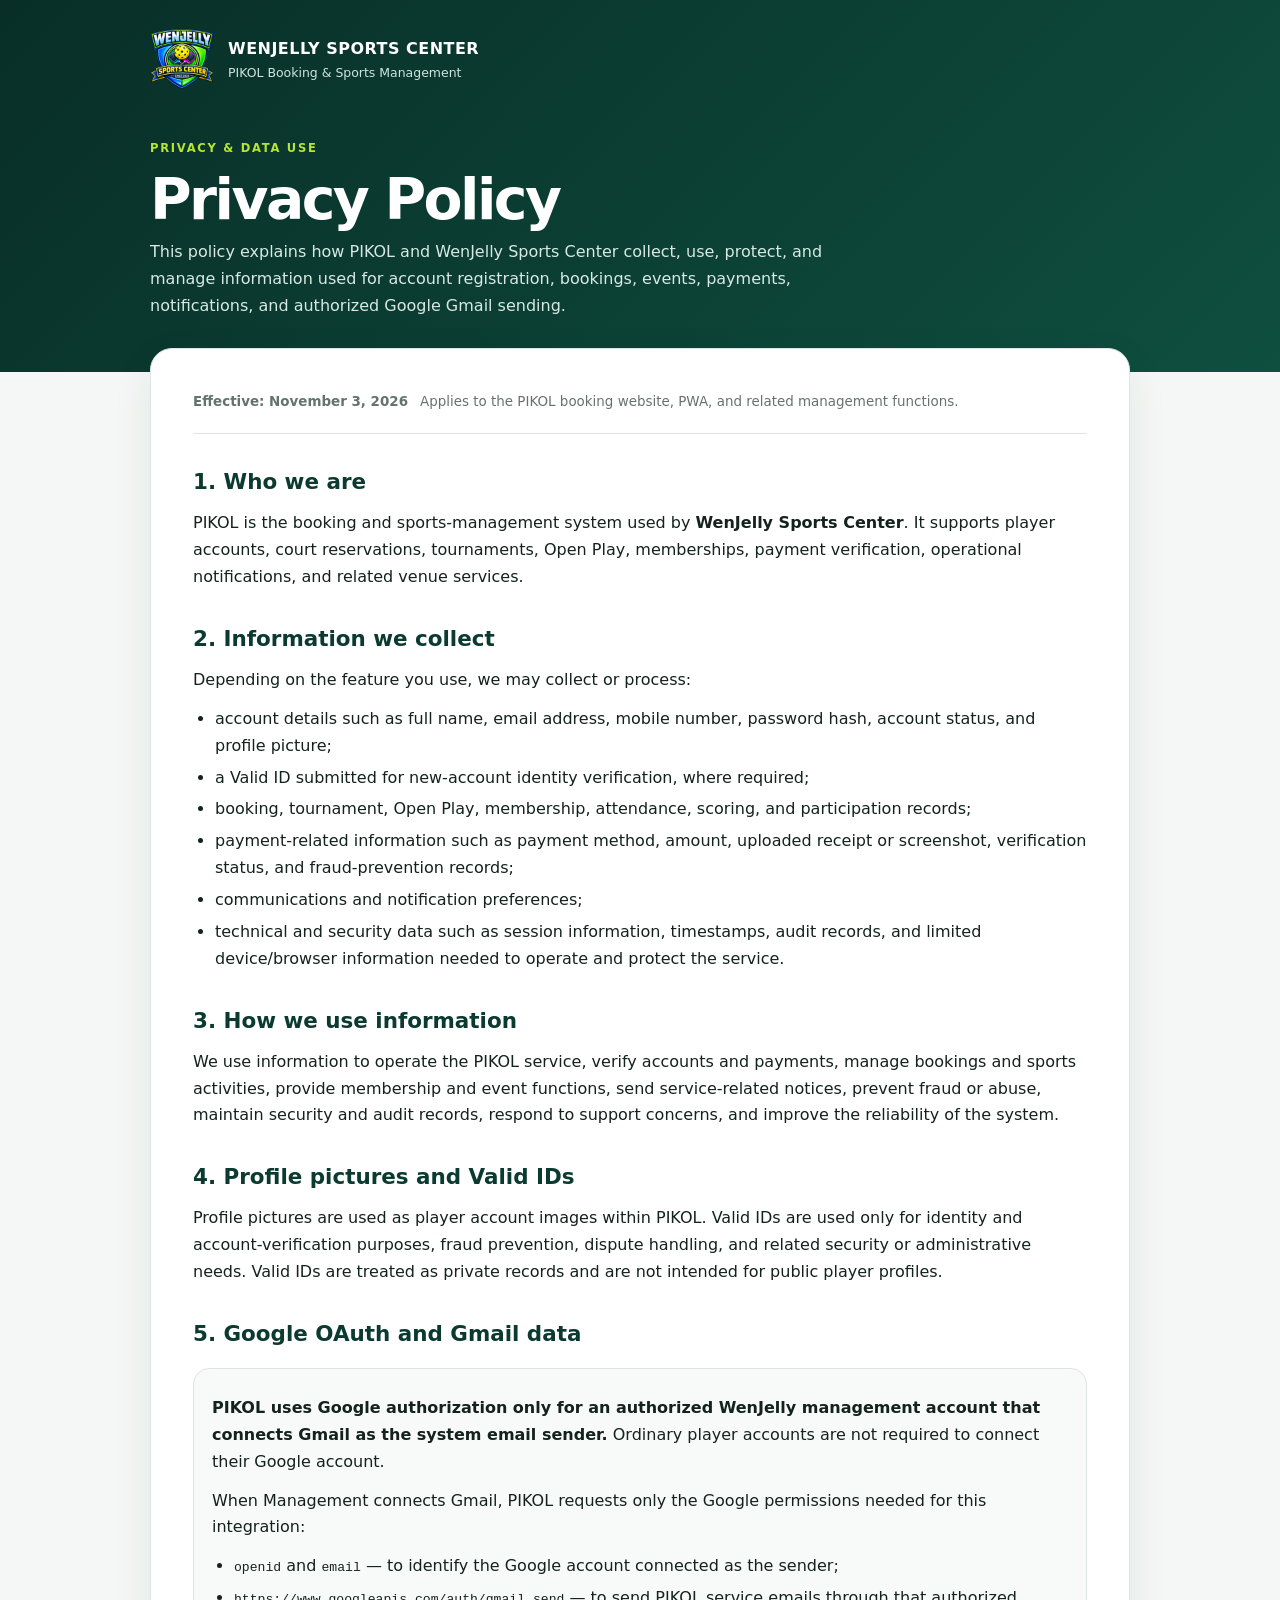
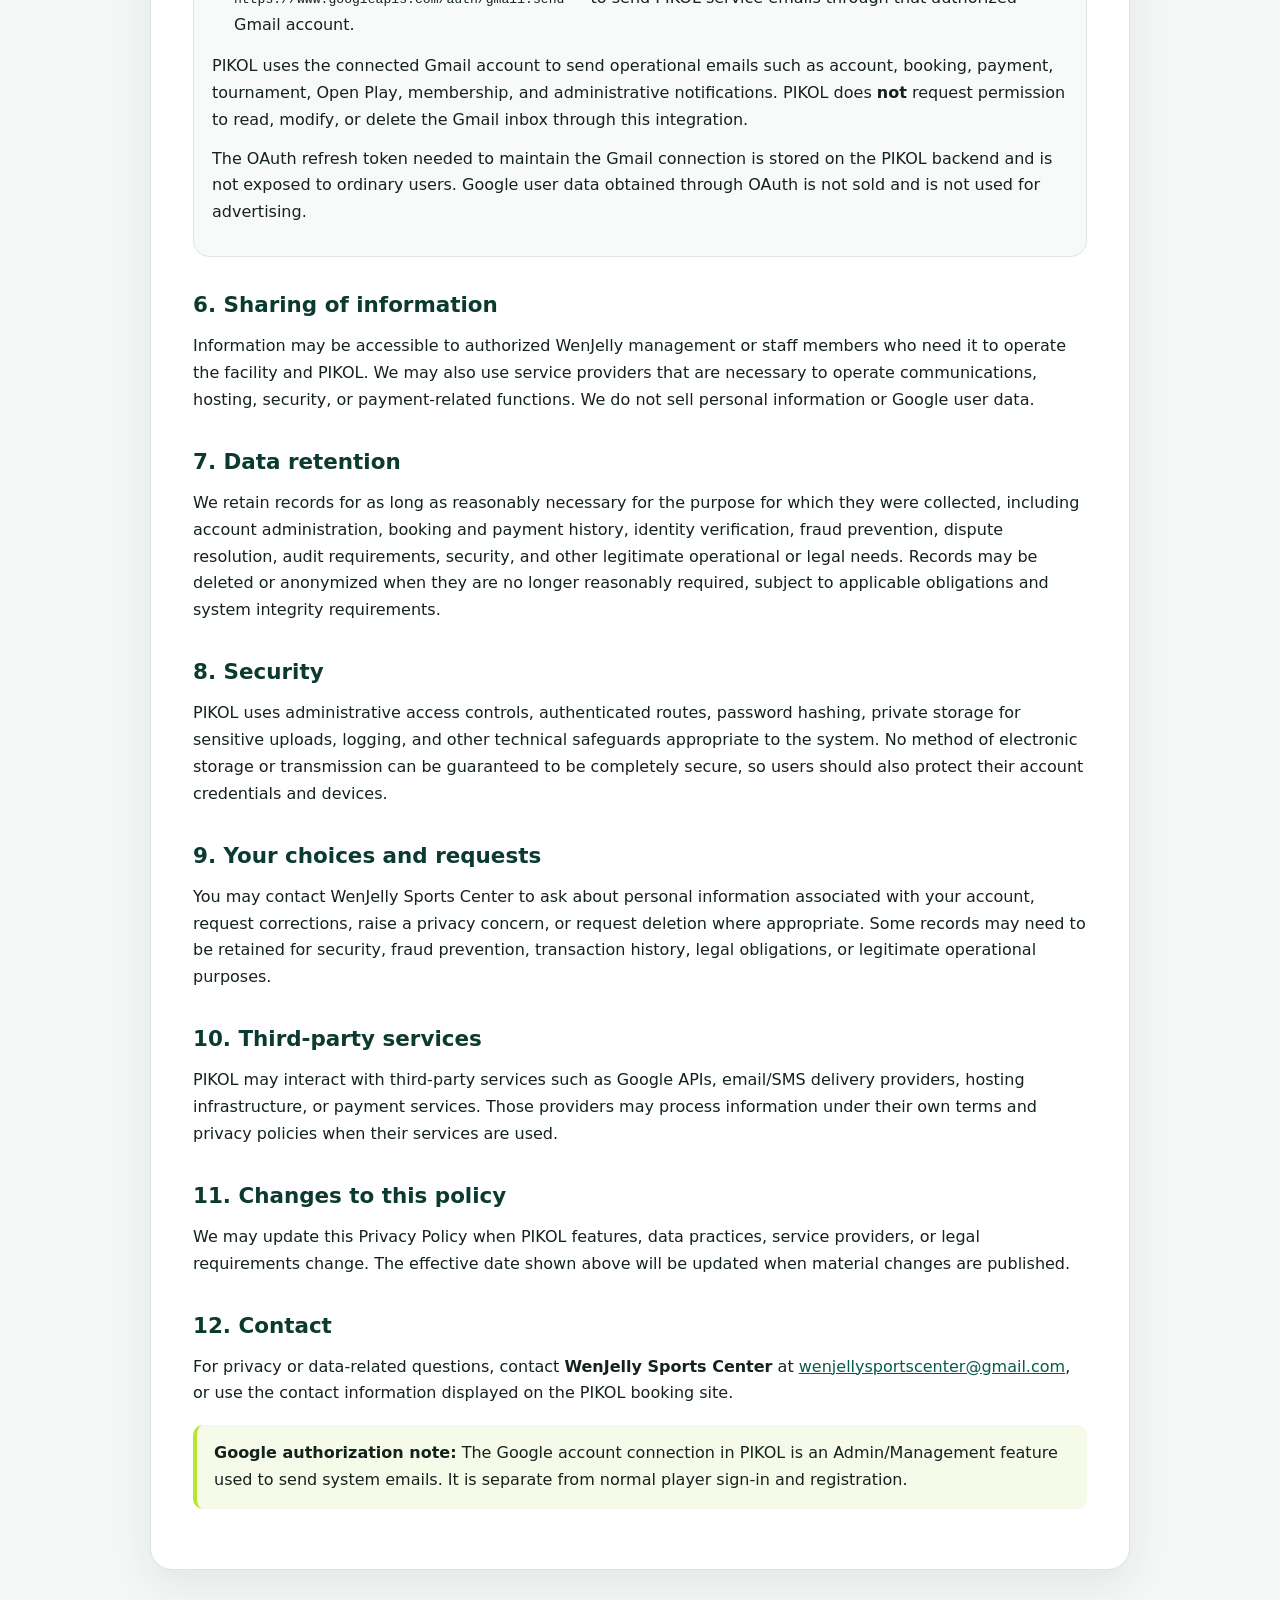
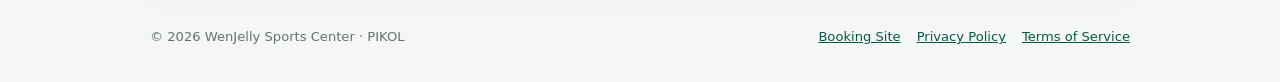
<file: privacy.html>
<!doctype html>
<html lang="en">
<head>
<meta charset="utf-8" />
<meta name="viewport" content="width=device-width, initial-scale=1" />
<meta name="description" content="Privacy Policy for PIKOL, the WenJelly Sports Center booking and sports management system." />
<title>Privacy Policy | PIKOL · WenJelly Sports Center</title>
<link rel="icon" href="icons/wenjelly-v73-192.png" />
<meta name="theme-color" content="#0f3d32" />
<style>
:root{--green:#0f3d32;--green2:#075b49;--lime:#b7e532;--ink:#14221e;--muted:#65736e;--line:#dce5e1;--paper:#fff;--bg:#f4f7f5}
*{box-sizing:border-box}html{scroll-behavior:smooth}body{margin:0;background:var(--bg);color:var(--ink);font-family:Inter,ui-sans-serif,system-ui,-apple-system,BlinkMacSystemFont,"Segoe UI",sans-serif;line-height:1.68}
a{color:var(--green2)}a:hover{text-decoration-thickness:2px}.top{background:linear-gradient(135deg,#082e27,#0f4f40);color:#fff;padding:28px 20px 52px}.top-inner,.page{width:min(980px,calc(100% - 32px));margin:auto}.brand{display:flex;align-items:center;gap:14px;text-decoration:none;color:#fff}.brand img{width:64px;height:64px;object-fit:contain}.brand strong{display:block;font-size:1rem;letter-spacing:.03em}.brand span{display:block;color:#cfe4dc;font-size:.78rem}.hero{padding-top:42px;max-width:790px}.eyebrow{font-size:.72rem;font-weight:900;letter-spacing:.15em;color:var(--lime)}h1{margin:8px 0 10px;font-size:clamp(2rem,5vw,3.55rem);line-height:1.06;letter-spacing:-.045em}.hero p{margin:0;color:#d8e9e3;max-width:720px}.page{margin-top:-24px;padding-bottom:56px}.card{background:var(--paper);border:1px solid var(--line);border-radius:22px;box-shadow:0 14px 40px rgba(20,50,42,.08);padding:clamp(22px,4vw,42px)}.meta{display:flex;gap:12px;flex-wrap:wrap;color:var(--muted);font-size:.84rem;padding-bottom:20px;border-bottom:1px solid var(--line)}h2{font-size:1.34rem;margin:30px 0 10px;color:#0b3a30}h3{font-size:1rem;margin:20px 0 6px}p{margin:8px 0 12px}ul{padding-left:22px;margin:8px 0 14px}li{margin:5px 0}.notice{border-left:4px solid var(--lime);background:#f5fae9;border-radius:10px;padding:15px 17px;margin:18px 0}.google{background:#f8faf9;border:1px solid var(--line);border-radius:16px;padding:18px;margin:16px 0}.google code{font-size:.82rem;overflow-wrap:anywhere}.footer{width:min(980px,calc(100% - 32px));margin:0 auto 34px;display:flex;justify-content:space-between;gap:16px;flex-wrap:wrap;color:var(--muted);font-size:.82rem}.footer nav{display:flex;gap:16px;flex-wrap:wrap}@media(max-width:620px){.top{padding-bottom:42px}.brand img{width:52px;height:52px}.card{border-radius:16px}.page{width:min(100% - 20px,980px)}}
</style>
</head>
<body>
<header class="top">
  <div class="top-inner">
    <a class="brand" href="index.html" aria-label="Back to PIKOL booking site">
      <img src="icons/wenjelly-v73-192.png" alt="WenJelly Sports Center logo" />
      <div><strong>WENJELLY SPORTS CENTER</strong><span>PIKOL Booking &amp; Sports Management</span></div>
    </a>
    <div class="hero"><span class="eyebrow">PRIVACY &amp; DATA USE</span><h1>Privacy Policy</h1><p>This policy explains how PIKOL and WenJelly Sports Center collect, use, protect, and manage information used for account registration, bookings, events, payments, notifications, and authorized Google Gmail sending.</p></div>
  </div>
</header>
<main class="page">
  <article class="card">
    <div class="meta"><strong>Effective: November 3, 2026</strong><span>Applies to the PIKOL booking website, PWA, and related management functions.</span></div>

    <h2>1. Who we are</h2>
    <p>PIKOL is the booking and sports-management system used by <strong>WenJelly Sports Center</strong>. It supports player accounts, court reservations, tournaments, Open Play, memberships, payment verification, operational notifications, and related venue services.</p>

    <h2>2. Information we collect</h2>
    <p>Depending on the feature you use, we may collect or process:</p>
    <ul>
      <li>account details such as full name, email address, mobile number, password hash, account status, and profile picture;</li>
      <li>a Valid ID submitted for new-account identity verification, where required;</li>
      <li>booking, tournament, Open Play, membership, attendance, scoring, and participation records;</li>
      <li>payment-related information such as payment method, amount, uploaded receipt or screenshot, verification status, and fraud-prevention records;</li>
      <li>communications and notification preferences;</li>
      <li>technical and security data such as session information, timestamps, audit records, and limited device/browser information needed to operate and protect the service.</li>
    </ul>

    <h2>3. How we use information</h2>
    <p>We use information to operate the PIKOL service, verify accounts and payments, manage bookings and sports activities, provide membership and event functions, send service-related notices, prevent fraud or abuse, maintain security and audit records, respond to support concerns, and improve the reliability of the system.</p>

    <h2>4. Profile pictures and Valid IDs</h2>
    <p>Profile pictures are used as player account images within PIKOL. Valid IDs are used only for identity and account-verification purposes, fraud prevention, dispute handling, and related security or administrative needs. Valid IDs are treated as private records and are not intended for public player profiles.</p>

    <h2>5. Google OAuth and Gmail data</h2>
    <div class="google">
      <p><strong>PIKOL uses Google authorization only for an authorized WenJelly management account that connects Gmail as the system email sender.</strong> Ordinary player accounts are not required to connect their Google account.</p>
      <p>When Management connects Gmail, PIKOL requests only the Google permissions needed for this integration:</p>
      <ul>
        <li><code>openid</code> and <code>email</code> — to identify the Google account connected as the sender;</li>
        <li><code>https://www.googleapis.com/auth/gmail.send</code> — to send PIKOL service emails through that authorized Gmail account.</li>
      </ul>
      <p>PIKOL uses the connected Gmail account to send operational emails such as account, booking, payment, tournament, Open Play, membership, and administrative notifications. PIKOL does <strong>not</strong> request permission to read, modify, or delete the Gmail inbox through this integration.</p>
      <p>The OAuth refresh token needed to maintain the Gmail connection is stored on the PIKOL backend and is not exposed to ordinary users. Google user data obtained through OAuth is not sold and is not used for advertising.</p>
    </div>

    <h2>6. Sharing of information</h2>
    <p>Information may be accessible to authorized WenJelly management or staff members who need it to operate the facility and PIKOL. We may also use service providers that are necessary to operate communications, hosting, security, or payment-related functions. We do not sell personal information or Google user data.</p>

    <h2>7. Data retention</h2>
    <p>We retain records for as long as reasonably necessary for the purpose for which they were collected, including account administration, booking and payment history, identity verification, fraud prevention, dispute resolution, audit requirements, security, and other legitimate operational or legal needs. Records may be deleted or anonymized when they are no longer reasonably required, subject to applicable obligations and system integrity requirements.</p>

    <h2>8. Security</h2>
    <p>PIKOL uses administrative access controls, authenticated routes, password hashing, private storage for sensitive uploads, logging, and other technical safeguards appropriate to the system. No method of electronic storage or transmission can be guaranteed to be completely secure, so users should also protect their account credentials and devices.</p>

    <h2>9. Your choices and requests</h2>
    <p>You may contact WenJelly Sports Center to ask about personal information associated with your account, request corrections, raise a privacy concern, or request deletion where appropriate. Some records may need to be retained for security, fraud prevention, transaction history, legal obligations, or legitimate operational purposes.</p>

    <h2>10. Third-party services</h2>
    <p>PIKOL may interact with third-party services such as Google APIs, email/SMS delivery providers, hosting infrastructure, or payment services. Those providers may process information under their own terms and privacy policies when their services are used.</p>

    <h2>11. Changes to this policy</h2>
    <p>We may update this Privacy Policy when PIKOL features, data practices, service providers, or legal requirements change. The effective date shown above will be updated when material changes are published.</p>

    <h2>12. Contact</h2>
    <p>For privacy or data-related questions, contact <strong>WenJelly Sports Center</strong> at <a href="mailto:wenjellysportscenter@gmail.com">wenjellysportscenter@gmail.com</a>, or use the contact information displayed on the PIKOL booking site.</p>

    <div class="notice"><strong>Google authorization note:</strong> The Google account connection in PIKOL is an Admin/Management feature used to send system emails. It is separate from normal player sign-in and registration.</div>
  </article>
</main>
<footer class="footer"><span>© 2026 WenJelly Sports Center · PIKOL</span><nav><a href="index.html">Booking Site</a><a href="privacy.html">Privacy Policy</a><a href="terms.html">Terms of Service</a></nav></footer>
</body>
</html>
</file>
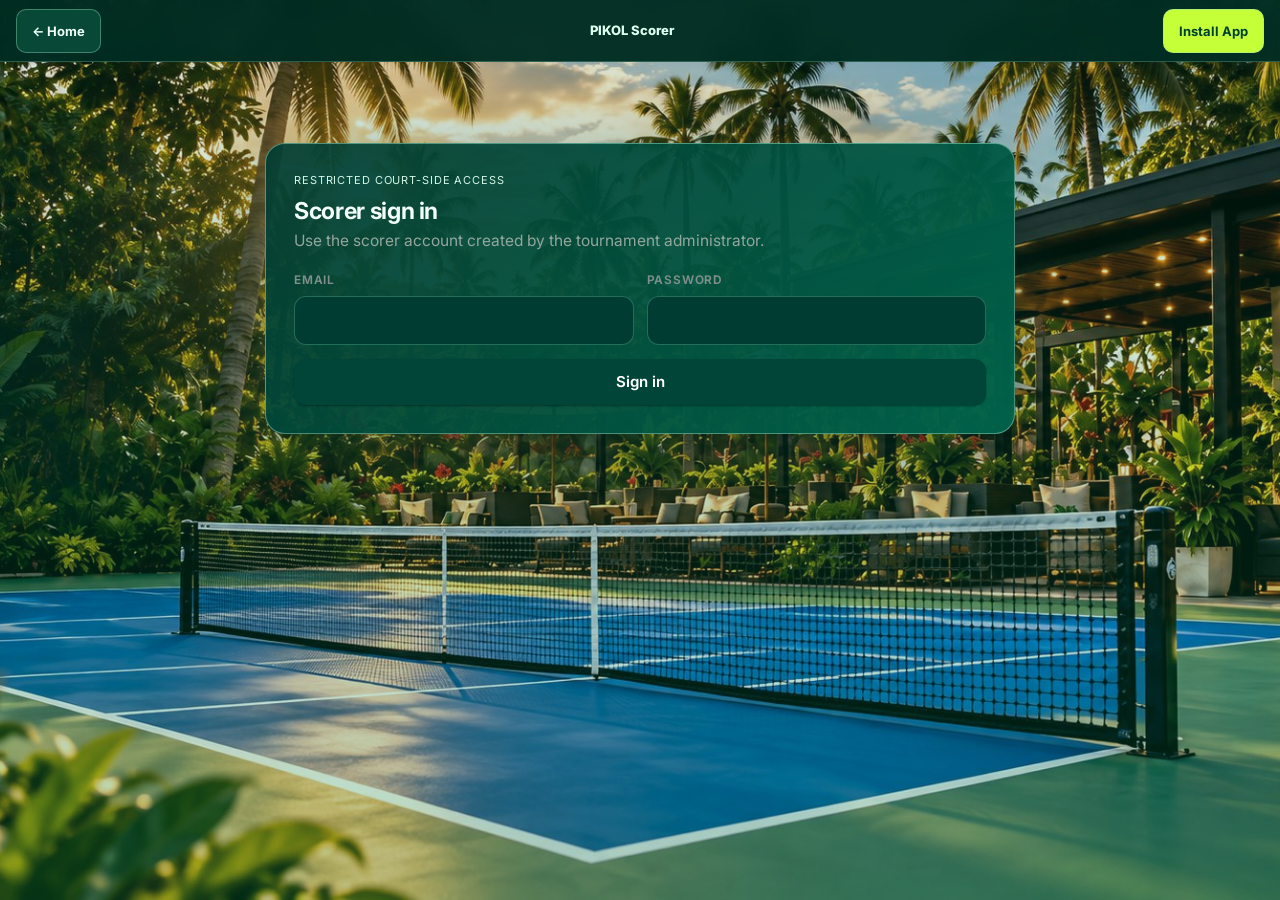
<file: scoring.html>
<!doctype html>
<html lang="en" data-theme="dark">
<head>
<meta charset="utf-8" />
<meta name="viewport" content="width=device-width,initial-scale=1,viewport-fit=cover" />
<meta name="robots" content="noindex" />
<title>PIKOL Scorer — Assigned Matches &amp; Live Scoring</title>
<meta name="theme-color" content="#0f3d32" />
<meta name="apple-mobile-web-app-capable" content="yes" />
<meta name="apple-mobile-web-app-status-bar-style" content="black-translucent" />
<meta name="apple-mobile-web-app-title" content="PIKOL Scorer" />
<link rel="manifest" href="scoring-manifest.json?v=73" />
<link rel="apple-touch-icon" href="icons/wenjelly-v73-apple.png" />
<link rel="icon" href="icons/wenjelly-v73-192.png" />
<script src="config.js"></script>
<link rel="preconnect" href="https://fonts.googleapis.com" />
<link rel="preconnect" href="https://fonts.gstatic.com" crossorigin />
<link href="https://fonts.googleapis.com/css2?family=Inter:wght@400;500;600;700;800;900&display=swap" rel="stylesheet" />
<link rel="stylesheet" href="styles.css" />
<link rel="stylesheet" href="tournament-premium.css?v=67" />
<link rel="stylesheet" href="scoring-premium.css?v=67" />
<script src="tournament-view.js"></script>
<script src="tournament-premium.js?v=74-system-audit"></script>
<script src="scoring-premium.js?v=75-mobile-fit"></script>
<link rel="stylesheet" href="mobile-fit.css?v=75-mobile-fit" />
<link rel="stylesheet" href="universal-responsive.css?v=101-responsive-v2-rotation-20261015" />
</head>
<body class="scoring-page">
<nav class="sc-app-bar" aria-label="Scorer app navigation"><a class="sc-exit" id="back" href="index.html">← Home</a><span>PIKOL Scorer</span><button class="sc-install" type="button" id="sc-install">Install App</button></nav>
<p id="sc-install-help" class="sc-install-help" hidden role="status"></p>
<div id="app" class="score-shell hidden">
 <nav class="score-nav" aria-label="Scoring navigation"><a href="index.html"><img id="sc-brand" src="icons/wenjelly-v73-192.png" alt="PIKOL club logo"></a><a href="index.html">⌂ <span>Home</span></a><a href="index.html">▣ <span>Events &amp; Registrations</span></a><a href="scoring.html" class="is-active">♜ <span>My Matches</span></a><a href="admin.html">⚙ <span>Administration</span></a><div class="tp-slogan">Play<br><i>Compete</i><br>Belong<span></span></div></nav>
 <div class="score-main">
  <header class="score-top"><div><span class="score-kicker">Court-side match console</span><span class="live-pill"><span class="live-dot" id="conn-dot"></span><span id="conn-text">CONNECTING</span></span></div><div class="score-toolbar"><span id="scorer-identity"></span><button class="btn btn-outline btn-sm" id="display">Display mode</button><button class="btn btn-outline btn-sm" id="sc-fullscreen" aria-label="Toggle fullscreen">⛶</button></div></header>
  <div class="score-heading"><div><div class="score-title" id="tournament">Tournament</div><div id="match-title">Live Match Scoring</div></div><span class="badge" id="status">Scheduled</span></div>
  <div class="match-meta" id="meta"></div>
  <div class="score-layout">
   <main class="arena">
    <section class="scoreboard" aria-label="Match scoreboard">
     <article class="competitor side-a" id="competitor-a"><div class="seed" id="seed-a"></div><div class="sc-players" id="players-a"></div><div class="team-name" id="team-a">TBA</div></article>
     <div class="score-center"><div class="sc-game-state" id="sc-game-state">OFFICIAL MATCH SCORE</div><div class="sc-numbers" role="status" aria-live="polite" aria-atomic="true"><div class="score-box score-box-a"><span class="sc-serve-ball hidden" id="serve-a" aria-label="Side A serving">●</span><div class="score-num" id="score-a">0</div></div><div class="score-box score-box-b"><span class="sc-serve-ball hidden" id="serve-b" aria-label="Side B serving">●</span><div class="score-num" id="score-b">0</div></div></div><div class="sc-serving" id="sc-serving">Serving side not set</div><div class="sc-team-colors"><span></span><span></span></div><div class="sc-score-mode">Official score · Result confirmation advances the draw</div></div>
     <article class="competitor side-b" id="competitor-b"><div class="seed" id="seed-b"></div><div class="sc-players" id="players-b"></div><div class="team-name" id="team-b">TBA</div></article>
    </section>
    <div class="sc-point-controls"><div class="sc-points side-a"><button class="sc-minus" id="minus-a" aria-label="Subtract one point from side A">−1</button><button class="point-btn" id="point-a" aria-label="Add one point to side A">+1</button><small id="control-a-label">Side A</small></div><div class="sc-utility"><button class="btn btn-outline" id="undo">↶<span>Undo</span></button><button class="btn btn-outline" id="sc-timeout">Ⅱ<span>Timeout</span></button><button class="btn btn-outline" id="sc-switch">⇄<span>Switch Sides</span></button></div><div class="sc-points side-b"><button class="point-btn" id="point-b" aria-label="Add one point to side B">+1</button><button class="sc-minus" id="minus-b" aria-label="Subtract one point from side B">−1</button><small id="control-b-label">Side B</small></div></div>
    <div class="sc-session-strip"><div><span class="sc-yellow">⚑</span><span><strong id="sc-progress">Waiting to start</strong><small id="sc-elapsed">Elapsed 00:00</small></span></div><div class="score-actions"><button class="btn btn-primary hidden" id="reconnect">Resume scoring session</button><button class="btn btn-primary" id="start">Start Match</button><button class="btn btn-outline" id="pause">Pause</button><button class="btn btn-outline hidden" id="resume">Resume</button><button class="btn btn-success" id="finish">✓ Confirm Result</button></div></div>
    <div class="sc-serve-controls"><span>Serving side</span><button class="btn btn-outline btn-sm" id="set-serve-a">Side A</button><button class="btn btn-outline btn-sm" id="set-serve-b">Side B</button><span id="sc-write-state"></span></div>
    <div class="sc-lower"><section class="score-history-panel tp-surface"><div class="side-head"><h2>Match Timeline</h2><small>Latest 100 audit events</small></div><div class="history" id="history"></div></section><section class="sc-public-preview tp-surface"><div class="side-head"><h2>Public Scoreboard</h2><button class="tp-btn tp-outline" id="sc-share">Share Live Score</button></div><a id="sc-public-link" target="_blank" rel="noopener"><img src="assets/booking/hero-court.jpg" alt="Pickleball court promotional illustration"><div id="sc-preview-score"></div><span>Open spectator display ↗</span></a></section></div>
   </main>
   <aside class="score-side tp-surface"><nav class="sc-side-tabs"><button class="is-active" id="sc-info-tab" aria-pressed="true">Match Info</button><button id="sc-queue-tab" aria-pressed="false">Court Queue</button></nav><div id="sc-info"></div><div id="sc-court-queue"></div></aside>
  </div>
 </div>
</div>
<div id="login-panel" class="scorer-panel hidden">
  <div class="score-kicker">Restricted court-side access</div><h2 style="margin:6px 0 4px">Scorer sign in</h2>
  <p style="color:#94a79f;margin:0 0 18px">Use the scorer account created by the tournament administrator.</p>
  <form id="scorer-login"><div class="scorer-login-grid"><div><label class="label">Email</label><input class="input" id="login-email" type="email" autocomplete="username" required></div><div><label class="label">Password</label><input class="input" id="login-password" type="password" autocomplete="current-password" required></div></div><button class="btn btn-primary" style="width:100%;margin-top:14px" type="submit">Sign in</button></form>
</div>
<div id="assigned-panel" class="scorer-panel hidden"><div class="row wrap" style="justify-content:space-between;align-items:center"><div><div class="score-kicker">Court-side console</div><h2 style="margin:6px 0 2px">Assigned matches</h2><div id="assigned-user" style="color:#94a79f"></div></div><button class="btn btn-outline btn-sm" id="scorer-signout">Sign out</button></div><p id="assigned-freshness" class="sc-freshness" role="status" aria-live="polite">Loading your matches…</p><div id="assigned-summary" class="sc-assigned-summary"></div><div id="assigned-list" class="assigned-list"></div></div>
<div id="error" class="auth-error hidden"><h2>Scoring console unavailable</h2><p class="muted" id="error-text"></p><button class="btn btn-primary" id="error-back">Back to assigned matches</button> <button class="btn btn-outline" id="error-login">Sign in again</button></div>
<div class="score-toast" id="toast"></div>
<script>
(function(){'use strict';
  var API=(window.PIKOL_API_BASE||'').replace(/\/+$/,'');
  /* Scoring/Admin credentials are session scoped. Purge pre-upgrade persistent
     copies so closing the browser/PWA actually removes the staff credential. */
  try { localStorage.removeItem('pb_scoring_token'); localStorage.removeItem('pb_admin_token'); } catch (_) {}
  var TOKEN_KEY=sessionStorage.getItem('pb_admin_token')?'pb_admin_token':'pb_scoring_token';
  var TOKEN=sessionStorage.getItem(TOKEN_KEY)||'';
  var params=new URLSearchParams(location.search), MATCH_ID=params.get('match');
  var PUBLIC_DISPLAY=params.get('display')==='1';if(PUBLIC_DISPLAY)document.body.classList.add('display-mode','public-display');
  var data=null,busy=false,pollTimer=null,heartbeatTimer=null,LOCK_TOKEN='',ME=null,connected=false,loadVersion=0,pendingLoads=0,assignedPending=false,facilityToday='';
  function $(q){return document.querySelector(q)}
  function esc(v){return String(v==null?'':v).replace(/[&<>"']/g,function(c){return({'&':'&amp;','<':'&lt;','>':'&gt;','"':'&quot;',"'":'&#39;'})[c]})}
  function toast(t){var e=$('#toast');e.textContent=t;e.classList.add('show');setTimeout(function(){e.classList.remove('show')},1800)}
  function hidePanels(){['#app','#login-panel','#assigned-panel','#error'].forEach(function(q){$(q).classList.add('hidden')})}
  async function api(path,opt){opt=opt||{};var requestToken=TOKEN;var headers=Object.assign({'Content-Type':'application/json'},opt.headers||{});if(TOKEN&&!PUBLIC_DISPLAY)headers.Authorization='Bearer '+TOKEN;if(LOCK_TOKEN&&!PUBLIC_DISPLAY)headers['X-Scoring-Session']=LOCK_TOKEN;var r=await fetch(API+path,{method:opt.method||'GET',headers:headers,body:opt.body?JSON.stringify(opt.body):undefined,keepalive:!!opt.keepalive,cache:'no-store'});if(path==='/api/scoring/assigned')facilityToday=r.headers.get('X-Facility-Date')||'';var d=await r.json().catch(function(){return{}});if(requestToken!==TOKEN){var stale=new Error('Your session changed. Please try again.');stale.stale=true;throw stale}if(!r.ok){var error=new Error(d.error||d.message||('HTTP '+r.status));error.status=r.status;throw error}return d}
  function fail(msg){hidePanels();$('#error-text').textContent=msg;$('#error').classList.remove('hidden')}
  function label(v){return String(v||'').replace(/_/g,' ').replace(/\b\w/g,function(c){return c.toUpperCase()})}
  function fmtDate(v){if(!v)return'TBA';var d=new Date(v+'T00:00:00');return d.toLocaleDateString(undefined,{month:'short',day:'numeric',year:'numeric'})}
  function fmtTime(v){if(!v)return'TBA';var p=String(v).split(':'),h=Number(p[0]),ap=h>=12?'PM':'AM';return((h%12)||12)+':'+p[1]+' '+ap}
  function updateExit(){
    var exit=$('#back'),role=ME&&ME.role;
    exit.textContent=role==='admin'?'← Admin Home':role==='scorer'?'← Scorer Matches':'← Home';
    exit.href=role==='admin'?'admin.html?push_page=tournaments'+(data&&data.match?'&tournament='+encodeURIComponent(data.match.tournament_id):''):role==='scorer'?'scoring.html':'index.html';
  }
  async function publicIdentity(){
    // Public match requests stay anonymous. Identify the local session solely for the exit destination.
    if(!TOKEN)return;
    try{var r=await fetch(API+'/api/auth/me',{headers:{Authorization:'Bearer '+TOKEN},cache:'no-store'});if(r.ok)ME=(await r.json()).user;}catch(_){}
    updateExit();
  }
  function stopTimers(){clearInterval(pollTimer);clearInterval(heartbeatTimer);pollTimer=null;heartbeatTimer=null;}
  function showLogin(message){stopTimers();++loadVersion;LOCK_TOKEN='';connected=false;data=null;hidePanels();$('#login-panel').classList.remove('hidden');if(message)toast(message);}
  function expireSession(){if(sessionStorage.getItem(TOKEN_KEY)===TOKEN)sessionStorage.removeItem(TOKEN_KEY);TOKEN='';ME=null;updateExit();showLogin('Your session expired. Sign in to continue.');}
  function render(){if(!data)return;var m=data.match,d=data.division||{};
    $('#tournament').textContent=m.tournament_name||'Tournament';
    $('#match-title').textContent=(m.division_name||d.name||'Division')+' · '+label(m.round)+' · Match '+(m.match_number||m.id);
    $('#team-a').textContent=m.team_a_name||'TBA';$('#team-b').textContent=m.team_b_name||'TBA';
    $('#seed-a').textContent=m.team_a_seed?'Seed #'+m.team_a_seed:'';$('#seed-b').textContent=m.team_b_seed?'Seed #'+m.team_b_seed:'';
    $('#score-a').textContent=Number(m.score_a||0);$('#score-b').textContent=Number(m.score_b||0);
    $('#status').textContent=label(m.status);$('#status').className='badge '+(m.status==='completed'?'badge-completed':m.status==='live'?'badge-approved':'badge-pending');
    $('#meta').innerHTML=['Format: '+label(d.competition_format),'Stage: '+label(m.stage||m.bracket_side),'Court: '+(m.court_name||'TBA'),'Date: '+fmtDate(m.scheduled_date),'Time: '+fmtTime(m.scheduled_time),m.scorer_name?'Scorer: '+m.scorer_name:''].filter(Boolean).map(function(x){return'<span class="meta-chip">'+esc(x)+'</span>'}).join('');
    var active=['scheduled','ready','live','postponed'].includes(m.status),hasTeams=m.team_a_id&&m.team_b_id&&Number(m.team_a_id)!==Number(m.team_b_id);
    var canControl=active&&hasTeams&&!!LOCK_TOKEN&&connected&&!busy,canScore=canControl&&m.status==='live';
    $('#point-a').disabled=!canScore||Number(m.score_a||0)>=999;$('#point-b').disabled=!canScore||Number(m.score_b||0)>=999;
    $('#undo').disabled=!canScore;$('#finish').disabled=!canScore;$('#pause').disabled=!canScore;$('#resume').disabled=!canControl||m.status!=='ready';$('#start').disabled=!canControl||!['scheduled','postponed'].includes(m.status);
    $('#start').classList.toggle('hidden',!['scheduled','postponed'].includes(m.status));$('#pause').classList.toggle('hidden',m.status!=='live');$('#resume').classList.toggle('hidden',m.status!=='ready');
    $('#reconnect').classList.toggle('hidden',!active||!!LOCK_TOKEN);$('#reconnect').disabled=busy||!connected;
    updateExit();
    $('#conn-text').textContent=!connected?'RECONNECTING':PUBLIC_DISPLAY?'LIVE FEED':LOCK_TOKEN?'SYNCED':'VIEW ONLY';$('#conn-dot').style.background=connected&&LOCK_TOKEN?'#59d49e':'#e6bb63';
    window.PikolScoring.render(data,{me:ME,canControl:canControl,canScore:canScore,connected:connected,publicDisplay:PUBLIC_DISPLAY});
  }
  async function load(silent){var version=++loadVersion;pendingLoads++;try{var next=await api((PUBLIC_DISPLAY?'/api/public/tournament-matches/':'/api/scoring/matches/')+MATCH_ID);if(version!==loadVersion)return false;data=next;connected=true;render();hidePanels();$('#app').classList.remove('hidden');return true}catch(e){if(version!==loadVersion)return false;connected=false;render();if(e.status===401){expireSession();return false}if(!silent)fail(e.message);return false}finally{pendingLoads--;}}
  async function acquire(){var r=await api('/api/scoring/matches/'+MATCH_ID+'/acquire',{method:'POST',body:{}});LOCK_TOKEN=r.session_token||'';}
  async function action(a,body){if(busy||!LOCK_TOKEN||!connected||!data)return;busy=true;++loadVersion;render();try{var m=data.match,payload=Object.assign({action:a,score_a:Number(m.score_a||0),score_b:Number(m.score_b||0)},body||{});var saved=await api('/api/scoring/matches/'+MATCH_ID+'/action',{method:'POST',body:payload});if(data&&saved&&saved.id)data.match=Object.assign({},data.match,saved);if(a==='complete'){await api('/api/scoring/matches/'+MATCH_ID+'/release',{method:'POST',body:{}}).catch(function(){});LOCK_TOKEN=''}if(a==='complete'){location.assign('scoring.html');return;}await load(true);toast(label(a)+' saved')}catch(e){if(e.stale)return;if(e.status===401)expireSession();else if(e.status===409){LOCK_TOKEN='';await load(true)}else if(!e.status){connected=false}toast(e.message)}finally{busy=false;render()}}
  async function showAssigned(silent){
    if(assignedPending||!TOKEN||PUBLIC_DISPLAY)return;
    assignedPending=true;
    try{var rows=await api('/api/scoring/assigned');
      $('#assigned-user').textContent=(ME&&ME.full_name?ME.full_name+' · ':'')+label(ME&&ME.role);
      window.PikolScoring.assigned(rows,facilityToday);
      $('#assigned-freshness').textContent='Updated '+new Date().toLocaleTimeString(undefined,{hour:'2-digit',minute:'2-digit'})+' · refreshes automatically';
      if(!silent){hidePanels();$('#assigned-panel').classList.remove('hidden');}
      updateExit();
    }catch(e){if(e.stale)return;if(e.status===401)expireSession();else if(e.status===403)showLogin(e.message);else if(silent)$('#assigned-freshness').textContent='Connection unavailable · showing the last update. Retrying automatically.';else fail(e.message);}
    finally{assignedPending=false;}
  }
  async function heartbeat(){if(!LOCK_TOKEN||busy)return;var session=LOCK_TOKEN;try{await api('/api/scoring/matches/'+MATCH_ID+'/heartbeat',{method:'POST',body:{}})}catch(e){if(e.stale||session!==LOCK_TOKEN)return;if(e.status===401){expireSession();return}if(e.status===409||e.status===403)LOCK_TOKEN='';connected=false}render()}
  function startTimers(){stopTimers();heartbeatTimer=setInterval(heartbeat,15000);pollTimer=setInterval(function(){if(!busy&&!pendingLoads)load(true)},3500)}
  async function boot(){stopTimers();if(PUBLIC_DISPLAY){if(!MATCH_ID)return fail('Select a match to view its scoreboard.');publicIdentity();await load(false);pollTimer=setInterval(function(){if(!pendingLoads&&!document.hidden)load(true)},3500);return;}if(!TOKEN){showLogin();return}try{var me=await api('/api/auth/me');ME=Object.assign({},me.user,{role:me.user.staff_role||me.user.role});updateExit();if(!['admin','scorer'].includes(ME.role)){showLogin('This account does not have scoring access.');return}if(!MATCH_ID){await showAssigned();if(TOKEN)pollTimer=setInterval(function(){if(!document.hidden)showAssigned(true)},5000);return;}if(!await load(false))return;if(data&&data.match&&!['completed','cancelled'].includes(data.match.status)){try{await acquire();await load(true)}catch(e){toast(e.message);LOCK_TOKEN='';if(e.status===401){expireSession();return}await load(true)}}if(TOKEN)startTimers()}catch(e){if(e.status===401)expireSession();else fail(e.message)}}
  $('#scorer-login').onsubmit=async function(e){e.preventDefault();if(busy)return;busy=true;try{var r=await api('/api/auth/login',{method:'POST',body:{email:$('#login-email').value.trim(),password:$('#login-password').value}});if(!['admin','scorer'].includes(r.user.staff_role||r.user.role))throw new Error('This account does not have scoring access.');TOKEN=r.token;TOKEN_KEY='pb_scoring_token';ME=r.user;sessionStorage.setItem(TOKEN_KEY,TOKEN);$('#login-password').value='';await boot()}catch(err){toast(err.message)}finally{busy=false;render()}};
  $('#assigned-list').onclick=function(e){var b=e.target.closest('[data-open-match]');if(b)location.href='scoring.html?match='+encodeURIComponent(b.dataset.openMatch)};
  $('#scorer-signout').onclick=function(){if(TOKEN)api('/api/auth/logout',{method:'POST',body:{}}).catch(function(){});['pb_scoring_token','pb_admin_token'].forEach(function(key){if(sessionStorage.getItem(key)===TOKEN)sessionStorage.removeItem(key);try{localStorage.removeItem(key)}catch(_){}});TOKEN='';ME=null;location.href='scoring.html'};
  $('#error-back').onclick=function(){location.href='scoring.html'};
  $('#error-login').onclick=function(){showLogin()};
  $('#reconnect').onclick=async function(){if(busy||!connected)return;busy=true;render();try{await acquire();await load(true)}catch(e){if(e.status===401)expireSession();toast(e.message)}finally{busy=false;render()}};
  $('#point-a').onclick=function(){action('score',{score_a:Number(data.match.score_a||0)+1})};$('#point-b').onclick=function(){action('score',{score_b:Number(data.match.score_b||0)+1})};
  $('#minus-a').onclick=function(){if(data&&Number(data.match.score_a)>0)action('score',{score_a:Number(data.match.score_a)-1})};
  $('#minus-b').onclick=function(){if(data&&Number(data.match.score_b)>0)action('score',{score_b:Number(data.match.score_b)-1})};
  async function presentation(actionName,side){if(busy||!LOCK_TOKEN||!connected)return;busy=true;++loadVersion;render();try{await api('/api/scoring/matches/'+MATCH_ID+'/presentation',{method:'POST',body:{action:actionName,side:side}});await load(true);}catch(e){if(e.status===401)expireSession();else if(e.status===409)LOCK_TOKEN='';else if(!e.status)connected=false;toast(e.message);}finally{busy=false;render();}}
  $('#sc-switch').onclick=function(){presentation('switch_sides')};$('#sc-timeout').onclick=function(){presentation('timeout')};
  $('#set-serve-a').onclick=function(){presentation('serve','a')};$('#set-serve-b').onclick=function(){presentation('serve','b')};
  $('#undo').onclick=function(){action('undo')};$('#start').onclick=function(){action('start')};$('#pause').onclick=function(){action('pause')};$('#resume').onclick=function(){action('resume')};
  $('#finish').onclick=function(){if(!data)return;var m=data.match;if(Number(m.score_a||0)===Number(m.score_b||0))return toast('Final score cannot be tied.');if(confirm('Confirm final result '+m.score_a+'–'+m.score_b+'? This will advance the tournament bracket/standings.'))action('complete')};
  $('#display').onclick=function(){document.body.classList.toggle('display-mode');this.textContent=document.body.classList.contains('display-mode')?'Exit display':'Display mode'};
  async function refreshVisible(){if(document.hidden)return;if(!MATCH_ID){if(TOKEN&&ME)await showAssigned(true);}else {if(!PUBLIC_DISPLAY)await heartbeat();if(!busy&&!pendingLoads)await load(true);}}
  window.addEventListener('focus',refreshVisible);window.addEventListener('pageshow',refreshVisible);document.addEventListener('visibilitychange',refreshVisible);
  window.addEventListener('beforeunload',function(){clearInterval(pollTimer);clearInterval(heartbeatTimer);if(LOCK_TOKEN&&MATCH_ID){api('/api/scoring/matches/'+MATCH_ID+'/release',{method:'POST',body:{},keepalive:true}).catch(function(){})}});
  window.PikolScoring.bind({matchId:MATCH_ID,toast:toast});
  boot();
})();
</script>
</body>
</html>
</file>
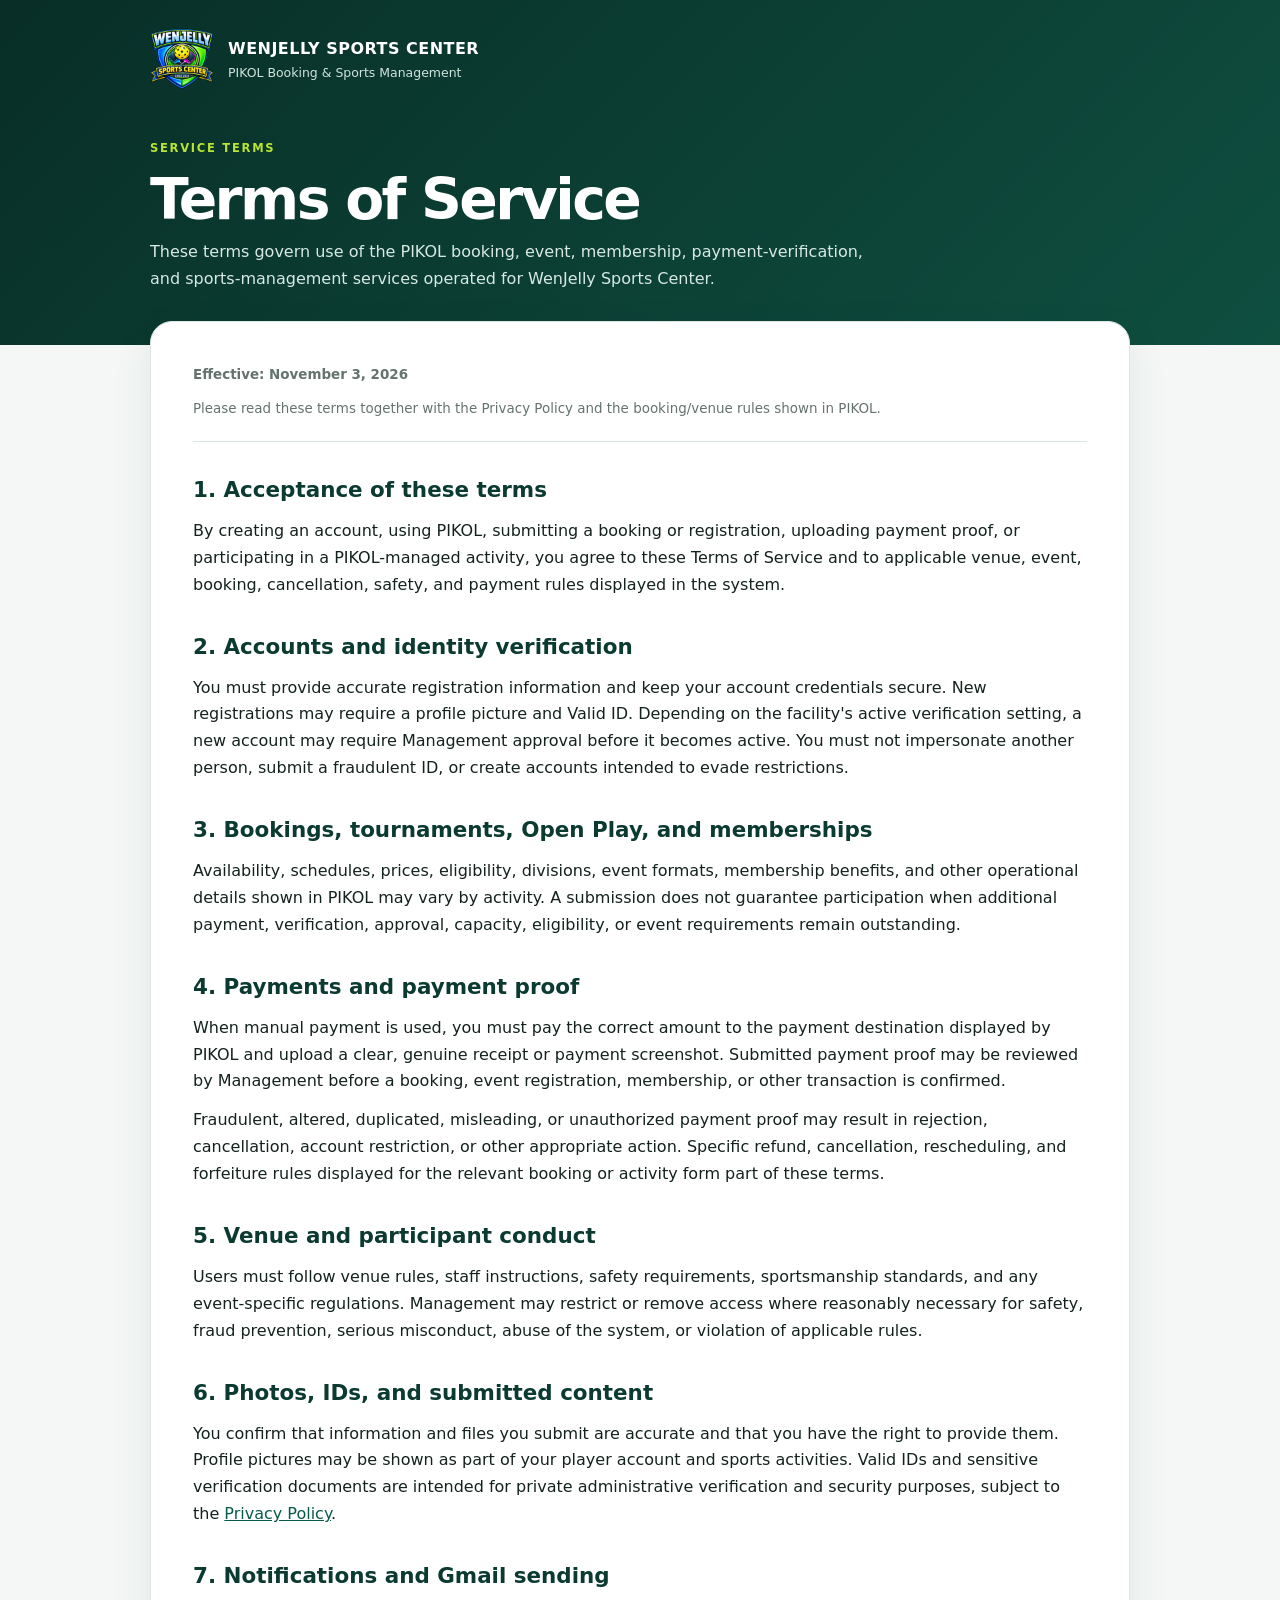
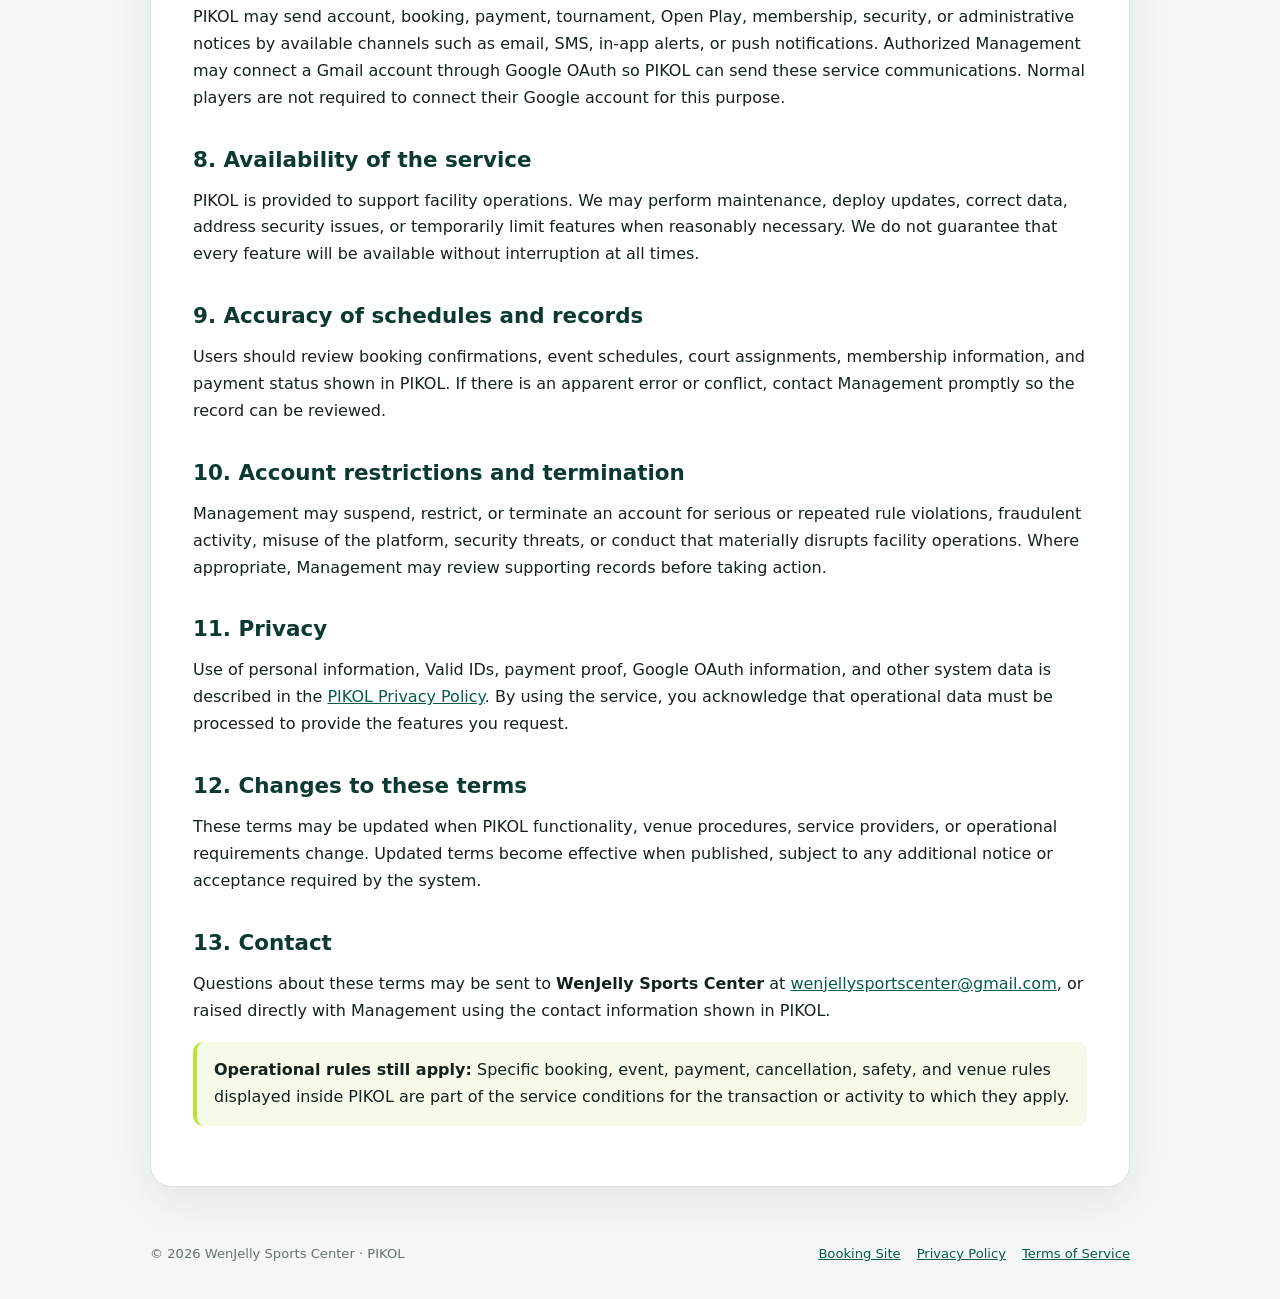
<file: terms.html>
<!doctype html>
<html lang="en">
<head>
<meta charset="utf-8" />
<meta name="viewport" content="width=device-width, initial-scale=1" />
<meta name="description" content="Terms of Service for PIKOL, the WenJelly Sports Center booking and sports management system." />
<title>Terms of Service | PIKOL · WenJelly Sports Center</title>
<link rel="icon" href="icons/wenjelly-v73-192.png" />
<meta name="theme-color" content="#0f3d32" />
<style>
:root{--green:#0f3d32;--green2:#075b49;--lime:#b7e532;--ink:#14221e;--muted:#65736e;--line:#dce5e1;--paper:#fff;--bg:#f4f7f5}
*{box-sizing:border-box}html{scroll-behavior:smooth}body{margin:0;background:var(--bg);color:var(--ink);font-family:Inter,ui-sans-serif,system-ui,-apple-system,BlinkMacSystemFont,"Segoe UI",sans-serif;line-height:1.68}
a{color:var(--green2)}a:hover{text-decoration-thickness:2px}.top{background:linear-gradient(135deg,#082e27,#0f4f40);color:#fff;padding:28px 20px 52px}.top-inner,.page{width:min(980px,calc(100% - 32px));margin:auto}.brand{display:flex;align-items:center;gap:14px;text-decoration:none;color:#fff}.brand img{width:64px;height:64px;object-fit:contain}.brand strong{display:block;font-size:1rem;letter-spacing:.03em}.brand span{display:block;color:#cfe4dc;font-size:.78rem}.hero{padding-top:42px;max-width:790px}.eyebrow{font-size:.72rem;font-weight:900;letter-spacing:.15em;color:var(--lime)}h1{margin:8px 0 10px;font-size:clamp(2rem,5vw,3.55rem);line-height:1.06;letter-spacing:-.045em}.hero p{margin:0;color:#d8e9e3;max-width:720px}.page{margin-top:-24px;padding-bottom:56px}.card{background:var(--paper);border:1px solid var(--line);border-radius:22px;box-shadow:0 14px 40px rgba(20,50,42,.08);padding:clamp(22px,4vw,42px)}.meta{display:flex;gap:12px;flex-wrap:wrap;color:var(--muted);font-size:.84rem;padding-bottom:20px;border-bottom:1px solid var(--line)}h2{font-size:1.34rem;margin:30px 0 10px;color:#0b3a30}p{margin:8px 0 12px}ul{padding-left:22px;margin:8px 0 14px}li{margin:5px 0}.notice{border-left:4px solid var(--lime);background:#f5fae9;border-radius:10px;padding:15px 17px;margin:18px 0}.footer{width:min(980px,calc(100% - 32px));margin:0 auto 34px;display:flex;justify-content:space-between;gap:16px;flex-wrap:wrap;color:var(--muted);font-size:.82rem}.footer nav{display:flex;gap:16px;flex-wrap:wrap}@media(max-width:620px){.top{padding-bottom:42px}.brand img{width:52px;height:52px}.card{border-radius:16px}.page{width:min(100% - 20px,980px)}}
</style>
</head>
<body>
<header class="top">
  <div class="top-inner">
    <a class="brand" href="index.html" aria-label="Back to PIKOL booking site">
      <img src="icons/wenjelly-v73-192.png" alt="WenJelly Sports Center logo" />
      <div><strong>WENJELLY SPORTS CENTER</strong><span>PIKOL Booking &amp; Sports Management</span></div>
    </a>
    <div class="hero"><span class="eyebrow">SERVICE TERMS</span><h1>Terms of Service</h1><p>These terms govern use of the PIKOL booking, event, membership, payment-verification, and sports-management services operated for WenJelly Sports Center.</p></div>
  </div>
</header>
<main class="page">
  <article class="card">
    <div class="meta"><strong>Effective: November 3, 2026</strong><span>Please read these terms together with the Privacy Policy and the booking/venue rules shown in PIKOL.</span></div>

    <h2>1. Acceptance of these terms</h2>
    <p>By creating an account, using PIKOL, submitting a booking or registration, uploading payment proof, or participating in a PIKOL-managed activity, you agree to these Terms of Service and to applicable venue, event, booking, cancellation, safety, and payment rules displayed in the system.</p>

    <h2>2. Accounts and identity verification</h2>
    <p>You must provide accurate registration information and keep your account credentials secure. New registrations may require a profile picture and Valid ID. Depending on the facility's active verification setting, a new account may require Management approval before it becomes active. You must not impersonate another person, submit a fraudulent ID, or create accounts intended to evade restrictions.</p>

    <h2>3. Bookings, tournaments, Open Play, and memberships</h2>
    <p>Availability, schedules, prices, eligibility, divisions, event formats, membership benefits, and other operational details shown in PIKOL may vary by activity. A submission does not guarantee participation when additional payment, verification, approval, capacity, eligibility, or event requirements remain outstanding.</p>

    <h2>4. Payments and payment proof</h2>
    <p>When manual payment is used, you must pay the correct amount to the payment destination displayed by PIKOL and upload a clear, genuine receipt or payment screenshot. Submitted payment proof may be reviewed by Management before a booking, event registration, membership, or other transaction is confirmed.</p>
    <p>Fraudulent, altered, duplicated, misleading, or unauthorized payment proof may result in rejection, cancellation, account restriction, or other appropriate action. Specific refund, cancellation, rescheduling, and forfeiture rules displayed for the relevant booking or activity form part of these terms.</p>

    <h2>5. Venue and participant conduct</h2>
    <p>Users must follow venue rules, staff instructions, safety requirements, sportsmanship standards, and any event-specific regulations. Management may restrict or remove access where reasonably necessary for safety, fraud prevention, serious misconduct, abuse of the system, or violation of applicable rules.</p>

    <h2>6. Photos, IDs, and submitted content</h2>
    <p>You confirm that information and files you submit are accurate and that you have the right to provide them. Profile pictures may be shown as part of your player account and sports activities. Valid IDs and sensitive verification documents are intended for private administrative verification and security purposes, subject to the <a href="privacy.html">Privacy Policy</a>.</p>

    <h2>7. Notifications and Gmail sending</h2>
    <p>PIKOL may send account, booking, payment, tournament, Open Play, membership, security, or administrative notices by available channels such as email, SMS, in-app alerts, or push notifications. Authorized Management may connect a Gmail account through Google OAuth so PIKOL can send these service communications. Normal players are not required to connect their Google account for this purpose.</p>

    <h2>8. Availability of the service</h2>
    <p>PIKOL is provided to support facility operations. We may perform maintenance, deploy updates, correct data, address security issues, or temporarily limit features when reasonably necessary. We do not guarantee that every feature will be available without interruption at all times.</p>

    <h2>9. Accuracy of schedules and records</h2>
    <p>Users should review booking confirmations, event schedules, court assignments, membership information, and payment status shown in PIKOL. If there is an apparent error or conflict, contact Management promptly so the record can be reviewed.</p>

    <h2>10. Account restrictions and termination</h2>
    <p>Management may suspend, restrict, or terminate an account for serious or repeated rule violations, fraudulent activity, misuse of the platform, security threats, or conduct that materially disrupts facility operations. Where appropriate, Management may review supporting records before taking action.</p>

    <h2>11. Privacy</h2>
    <p>Use of personal information, Valid IDs, payment proof, Google OAuth information, and other system data is described in the <a href="privacy.html">PIKOL Privacy Policy</a>. By using the service, you acknowledge that operational data must be processed to provide the features you request.</p>

    <h2>12. Changes to these terms</h2>
    <p>These terms may be updated when PIKOL functionality, venue procedures, service providers, or operational requirements change. Updated terms become effective when published, subject to any additional notice or acceptance required by the system.</p>

    <h2>13. Contact</h2>
    <p>Questions about these terms may be sent to <strong>WenJelly Sports Center</strong> at <a href="mailto:wenjellysportscenter@gmail.com">wenjellysportscenter@gmail.com</a>, or raised directly with Management using the contact information shown in PIKOL.</p>

    <div class="notice"><strong>Operational rules still apply:</strong> Specific booking, event, payment, cancellation, safety, and venue rules displayed inside PIKOL are part of the service conditions for the transaction or activity to which they apply.</div>
  </article>
</main>
<footer class="footer"><span>© 2026 WenJelly Sports Center · PIKOL</span><nav><a href="index.html">Booking Site</a><a href="privacy.html">Privacy Policy</a><a href="terms.html">Terms of Service</a></nav></footer>
</body>
</html>
</file>
<file: occasion-promotions.css>
/* Occasion promotions: mobile-first, uses PIKOL's existing design tokens. */
.oc-panel{padding:clamp(15px,2vw,24px);border:1px solid var(--line,#dce4e3);border-radius:18px;background:var(--surface,var(--card,#fff));margin:0 0 20px;box-shadow:0 8px 28px #061c1710}
.oc-head{display:flex;align-items:flex-start;justify-content:space-between;gap:14px;flex-wrap:wrap;margin-bottom:20px}
.oc-eyebrow{display:inline-flex;align-items:center;gap:6px;font-size:.69rem;letter-spacing:.1em;text-transform:uppercase;color:var(--muted,#738378);font-weight:800}
.oc-panel h2{font-size:clamp(1.14rem,2vw,1.45rem);margin:5px 0 5px}.oc-panel p{margin:0;color:var(--muted,#738378);font-size:.84rem;line-height:1.55}
.oc-list{display:grid;grid-template-columns:repeat(auto-fit,minmax(min(100%,280px),1fr));gap:12px}
.oc-card{padding:16px;border:1px solid var(--line,#dce4e3);border-radius:15px;background:var(--surface-2,#f8faf9);display:flex;flex-direction:column;gap:10px;min-height:210px}
.oc-card h3{margin:0;font-size:1.04rem;line-height:1.32;overflow-wrap:anywhere}.oc-card p{font-size:.78rem}
.oc-card-head{display:flex;align-items:start;justify-content:space-between;gap:8px}.oc-badge{display:inline-flex;align-items:center;flex-shrink:0;padding:4px 9px;border-radius:20px;background:#e4ede7;color:#33664b;font-size:.66rem;font-weight:800;text-transform:uppercase;letter-spacing:.03em}
.oc-badge.oc-published{background:#d9f6e8;color:#086640}.oc-badge.oc-paused,.oc-badge.oc-ended{background:#ede9e4;color:#766a5b}.oc-badge.oc-draft{background:#e8edf4;color:#516178}
.oc-metrics{display:grid;grid-template-columns:1fr 1fr;gap:8px}.oc-metric{padding:10px;border-radius:12px;background:var(--surface,var(--card,#fff));border:1px solid var(--line,#e3e9e6)}.oc-metric span{font-size:.68rem;display:block;color:var(--muted,#697975)}.oc-metric strong{font-size:1rem;display:block;margin-top:2px}
.oc-foot{margin-top:auto;display:flex;justify-content:space-between;align-items:center;gap:8px;flex-wrap:wrap}.oc-stat{font-size:.74rem;color:var(--muted,#708279)}.oc-empty{padding:25px;text-align:center;border:1px dashed var(--line,#d1ddd5);border-radius:12px;color:var(--muted,#708279)}
.oc-form-grid{display:grid;grid-template-columns:repeat(2,minmax(0,1fr));gap:12px}.oc-form .field{min-width:0}.oc-form .oc-hint{font-size:.71rem;color:var(--muted,#75837e);line-height:1.4;margin:5px 0}
.oc-form .oc-pick{display:grid;grid-template-columns:repeat(2,minmax(0,1fr));gap:8px;max-height:158px;overflow:auto;padding:10px;border:1px solid var(--line,#dae2de);border-radius:10px}
.oc-check{display:flex;align-items:center;gap:8px;min-width:0;font-size:.78rem}.oc-check input{accent-color:#149364;flex-shrink:0}
.oc-form hr{border:0;border-top:1px solid var(--line,#e0e5df);margin:16px 0}.oc-form .oc-section-title{font-size:.91rem;font-weight:800;margin:0 0 9px}
.oc-banner{display:flex;align-items:center;justify-content:space-between;gap:16px;flex-wrap:wrap;padding:14px 18px;margin:14px 0 18px;background:linear-gradient(120deg,#062d24,#14593f 68%,#20744c);color:#f7fff6;border:1px solid #318159;border-radius:14px;box-shadow:0 6px 18px #122b1c28}
.oc-banner strong{display:block;font-size:1.06rem}.oc-banner p{margin:4px 0 0;color:#d5eee3;font-size:.79rem}.oc-chips{display:flex;flex-wrap:wrap;gap:7px}.oc-chip{display:inline-flex;align-items:center;font-weight:750;font-size:.73rem;padding:6px 10px;color:#e9ffec;background:#ffffff22;border:1px solid #ffffff32;border-radius:20px}
.oc-price{border:1px solid #afd9c1;padding:12px;border-radius:12px;background:#eef9f1;color:#193e2c}.oc-price .oc-amount{font-size:1.3rem;font-weight:900}.oc-price del{opacity:.65;margin-right:8px}.oc-price small{display:block;font-size:.72rem;margin-top:5px}.oc-price .oc-save{font-weight:800;color:#066f40}
@media(max-width:660px){.oc-form-grid{grid-template-columns:1fr}.oc-panel{padding:14px}.oc-list{grid-template-columns:1fr}.oc-banner{margin-top:10px}.oc-form .oc-pick{grid-template-columns:1fr 1fr}.oc-head .btn{width:100%}}

/* V3: venue-dependent court selection: easier to scan on iPhone and desktop. */
.oc-location-fields{display:grid;gap:16px}
.oc-court-groups{display:grid;gap:10px}
.oc-court-set{padding:12px;border:1px solid var(--line,#dae2de);border-radius:12px;background:var(--surface-2,#f8faf9)}
.oc-court-set h4{font-size:.84rem;margin:0 0 10px;font-weight:800}
.oc-court-set .oc-pick{max-height:220px;background:var(--surface,#fff)}
.oc-empty-courts{background:var(--surface-2,#f8faf9);border:1px dashed var(--line,#cddbd2);border-radius:12px;padding:17px 14px;text-align:center;color:var(--muted,#6a8175);font-size:.82rem;line-height:1.55}
@media(max-width:660px){.oc-location-fields{gap:14px}.oc-court-set{padding:10px}.oc-court-set .oc-pick{grid-template-columns:1fr 1fr}}

/* V4: distinct, accessible Delete/Archive actions; past discount history is read-only. */
.oc-actions{display:flex;align-items:center;gap:7px;flex-wrap:wrap}
.oc-actions .oc-delete{border-color:#e6b6b6;color:#b12735;background:transparent}
.oc-actions .oc-delete:hover{background:#fff0f0;border-color:#cc5260}
.oc-history-note{font-size:.76rem;color:var(--muted,#6a8175);font-weight:650}
.oc-badge.oc-archived{background:#e6e6e6;color:#525b62}
.oc-archived-toggle{display:inline-flex;align-items:center;gap:7px;font-size:.78rem;cursor:pointer;white-space:nowrap}
.oc-archived-toggle input{accent-color:#087356}
@media(max-width:420px){.oc-foot{align-items:flex-start}.oc-actions{width:100%;justify-content:flex-end}}
</file>
<file: styles.css>
/* =====================================================================
   PREMIUM WHITE-LABEL PICKLEBALL BOOKING SYSTEM — SHARED UI SYSTEM
   Used by public/index.html (player) and public/admin.html (admin).
   All brand values are CSS variables and are overwritten at runtime
   from facility settings, so branding never requires a CSS edit.
   ===================================================================== */

/* ---------- 1. Tokens ---------------------------------------------- */
:root {
  /* white-label brand (overridden from admin settings at runtime) */
  --brand-primary: #1f7a5a;
  --brand-secondary: #0f2c3f;
  --brand-accent: #e0a325;

  --brand-primary-soft: color-mix(in srgb, var(--brand-primary) 12%, transparent);
  --brand-primary-hover: color-mix(in srgb, var(--brand-primary) 86%, #000);
  --on-brand: #ffffff;

  /* surfaces — soft neutrals, never pure white glare */
  --brand-background: #f4f6f5;
  --surface: #ffffff;
  --surface-2: #fafbfa;
  --surface-3: #eef1f0;
  --overlay: rgba(15, 33, 28, 0.42);

  /* text */
  --text-primary: #1b2723;
  --text-secondary: #5f6f69;
  --text-muted: #8a9994;
  --border: #e3e8e6;
  --border-strong: #cfd8d5;

  /* status */
  --status-available: #1f7a5a;
  --status-booked: #b4472f;
  --status-maintenance: #b9821b;
  --status-blocked: #6b5bb3;
  --status-inactive: #7b8783;
  --success: #1f7a5a;
  --danger: #b4472f;
  --warning: #b9821b;
  --info: #2b6c9b;

  /* radius */
  --radius-sm: 8px;
  --radius-md: 12px;
  --radius-lg: 18px;
  --radius-xl: 26px;
  --radius-pill: 999px;

  /* shadow — subtle only */
  --shadow-sm: 0 1px 2px rgba(19, 38, 32, 0.05);
  --shadow-md: 0 4px 14px rgba(19, 38, 32, 0.07);
  --shadow-lg: 0 14px 38px rgba(19, 38, 32, 0.11);

  /* spacing + type */
  --sp-1: 4px; --sp-2: 8px; --sp-3: 12px; --sp-4: 16px;
  --sp-5: 24px; --sp-6: 32px; --sp-7: 48px;
  --font: "Inter", "Segoe UI", -apple-system, BlinkMacSystemFont, "Helvetica Neue", Arial, sans-serif;
  --font-num: "SF Mono", ui-monospace, "Segoe UI Mono", Menlo, monospace;
  --speed: 160ms;
  --ease: cubic-bezier(0.22, 0.61, 0.36, 1);
  --header-h: 66px;
}

[data-theme="dark"] {
  --brand-background: #131816;
  --surface: #1b221f;
  --surface-2: #202825;
  --surface-3: #273230;
  --overlay: rgba(0, 0, 0, 0.6);
  --text-primary: #e8efec;
  --text-secondary: #a7b6b1;
  --text-muted: #7f8f8a;
  --border: #2c3733;
  --border-strong: #3b4844;
  --on-brand: #ffffff;
  --status-available: #4cc294;
  --status-booked: #e88a72;
  --status-maintenance: #e6bb63;
  --status-blocked: #a596e6;
  --status-inactive: #8d9a96;
  --success: #4cc294;
  --danger: #e88a72;
  --warning: #e6bb63;
  --info: #74b3dd;
  --shadow-sm: 0 1px 2px rgba(0, 0, 0, 0.35);
  --shadow-md: 0 4px 16px rgba(0, 0, 0, 0.4);
  --shadow-lg: 0 18px 44px rgba(0, 0, 0, 0.5);
}

/* ---------- 2. Base ------------------------------------------------- */
*, *::before, *::after { box-sizing: border-box; }
html { -webkit-text-size-adjust: 100%; }
body {
  margin: 0;
  font-family: var(--font);
  font-size: 15.5px;
  line-height: 1.6;
  color: var(--text-primary);
  background: var(--brand-background);
  -webkit-font-smoothing: antialiased;
  overflow-x: hidden;
}
img { max-width: 100%; display: block; }
button, input, select, textarea { font: inherit; color: inherit; }
a { color: var(--brand-primary); text-decoration: none; }
a:hover { text-decoration: underline; }
:focus-visible {
  outline: 3px solid color-mix(in srgb, var(--brand-primary) 55%, transparent);
  outline-offset: 2px;
  border-radius: var(--radius-sm);
}
.hidden, .is-hidden, [hidden] { display: none !important; }
.sr-only {
  position: absolute; width: 1px; height: 1px; padding: 0; margin: -1px;
  overflow: hidden; clip: rect(0 0 0 0); white-space: nowrap; border: 0;
}

/* ---------- 3. Typography ------------------------------------------- */
h1, h2, h3, h4 { margin: 0; font-weight: 680; letter-spacing: -0.015em; line-height: 1.25; }
.page-title { font-size: 1.6rem; }
.page-subtitle { color: var(--text-secondary); font-size: 0.95rem; margin: 4px 0 0; }
.section-title { font-size: 1.12rem; }
.card-title { font-size: 1rem; font-weight: 650; }
.label {
  display: block; font-size: 0.74rem; font-weight: 640; letter-spacing: 0.07em;
  text-transform: uppercase; color: var(--text-muted); margin-bottom: 6px;
}
.muted { color: var(--text-secondary); }
.tiny { font-size: 0.8rem; }
.num { font-family: var(--font-num); font-variant-numeric: tabular-nums; }
.stat-value { font-size: 2rem; font-weight: 700; letter-spacing: -0.03em; line-height: 1.1; }

/* ---------- 4. Layout helpers --------------------------------------- */
.container { width: min(1180px, 100% - 32px); margin-inline: auto; }
.stack { display: flex; flex-direction: column; gap: var(--sp-4); }
.row { display: flex; align-items: center; gap: var(--sp-3); }
.row.wrap { flex-wrap: wrap; }
.spread { display: flex; align-items: center; justify-content: space-between; gap: var(--sp-3); }
.grid { display: grid; gap: var(--sp-4); }
.grid.cols-2 { grid-template-columns: repeat(auto-fit, minmax(280px, 1fr)); }
.grid.cols-3 { grid-template-columns: repeat(auto-fit, minmax(240px, 1fr)); }
.grid.cols-4 { grid-template-columns: repeat(auto-fit, minmax(200px, 1fr)); }
.grow { flex: 1; min-width: 0; }
.center { text-align: center; }
.mt-4 { margin-top: var(--sp-4); }
.mt-5 { margin-top: var(--sp-5); }

/* ---------- 5. Cards ------------------------------------------------ */
.card {
  background: var(--surface);
  border: 1px solid var(--border);
  border-radius: var(--radius-lg);
  box-shadow: none;
  padding: 18px;
  transition: box-shadow var(--speed) var(--ease), transform var(--speed) var(--ease),
    border-color var(--speed) var(--ease);
}
.card.tight { padding: 14px; }
.card.hoverable:hover { box-shadow: var(--shadow-md); transform: translateY(-2px); }
.card-header {
  display: flex; align-items: center; justify-content: space-between;
  gap: var(--sp-3); margin-bottom: var(--sp-4); flex-wrap: wrap;
}
.stat-card { display: flex; flex-direction: column; gap: 4px; }
.stat-card .label { margin: 0; }
.stat-card .stat-trend { font-size: 0.8rem; color: var(--text-secondary); }
.stat-card .stat-icon {
  width: 38px; height: 38px; border-radius: var(--radius-md); display: grid; place-items: center;
  background: var(--brand-primary-soft); color: var(--brand-primary); font-size: 1rem;
}
.empty {
  padding: var(--sp-6) var(--sp-4); text-align: center; color: var(--text-secondary);
  border: 1px dashed var(--border-strong); border-radius: var(--radius-lg); background: var(--surface-2);
}
.empty strong { display: block; color: var(--text-primary); margin-bottom: 4px; }


/* =====================================================================
   VISUAL HIERARCHY CLEANUP
   Cards are reserved for self-contained summaries, choices and actions.
   Data, history, tables and full-page forms use flat sections instead.
   ===================================================================== */
.section-shell { min-width: 0; display: block; }
.section-head {
  display:flex; align-items:center; justify-content:space-between; gap:var(--sp-3);
  margin-bottom:14px; flex-wrap:wrap;
}
.section-shell > .card-header { margin-bottom:14px; }
.booking-stage { padding: 2px 0 18px; border-bottom:1px solid var(--border); }
.booking-stage:last-of-type { border-bottom:0; }
.form-section, .settings-section {
  min-width:0; background:transparent; border:0; border-radius:0; box-shadow:none; padding:0;
}
.form-section { max-width:720px; }
.settings-section { padding-top:2px; }
.settings-section.mt-5 { border-top:1px solid var(--border); padding-top:var(--sp-5); }
.summary-card, .action-card { box-shadow:var(--shadow-sm); }
.action-panel {
  padding:14px; border:1px solid var(--border); border-radius:var(--radius-md);
  background:var(--surface-2);
}
.danger-callout { border-color:var(--danger); background:color-mix(in srgb, var(--danger) 7%, var(--surface)); }
.info-callout {
  padding:12px 14px; border-left:3px solid var(--brand-primary);
  border-radius:0 var(--radius-md) var(--radius-md) 0; background:var(--surface-2);
}
.disclosure-section { border-top:1px solid var(--border); padding-top:var(--sp-4); }
.disclosure-section > summary { cursor:pointer; font-weight:680; color:var(--text-primary); }
/* tables already provide their own visual surface; avoid border-inside-card nesting */
.section-shell > .table-wrap { box-shadow:none; }
@media (max-width:720px){
  .booking-stage { padding-bottom:14px; }
  .settings-section.mt-5 { padding-top:18px; }
  .section-head { align-items:flex-start; }
}

/* ---------- 6. Buttons ---------------------------------------------- */
.btn {
  --btn-bg: var(--surface);
  --btn-fg: var(--text-primary);
  --btn-bd: var(--border-strong);
  display: inline-flex; align-items: center; justify-content: center; gap: 8px;
  min-height: 44px; padding: 10px 18px; border-radius: var(--radius-md);
  background: var(--btn-bg); color: var(--btn-fg); border: 1px solid var(--btn-bd);
  font-weight: 620; font-size: 0.94rem; cursor: pointer; text-decoration: none;
  transition: transform var(--speed) var(--ease), filter var(--speed) var(--ease),
    background var(--speed) var(--ease), box-shadow var(--speed) var(--ease);
  white-space: nowrap;
}
.btn:hover { filter: brightness(0.97); text-decoration: none; }
.btn:active { transform: translateY(1px) scale(0.995); }
.btn:disabled, .btn[aria-disabled="true"] { opacity: 0.55; cursor: not-allowed; transform: none; }
.btn-primary { --btn-bg: var(--brand-primary); --btn-fg: var(--on-brand); --btn-bd: transparent; box-shadow: var(--shadow-sm); }
.btn-primary:hover { --btn-bg: var(--brand-primary-hover); }
.btn-secondary { --btn-bg: var(--surface-3); --btn-fg: var(--text-primary); --btn-bd: transparent; }
.btn-outline { --btn-bg: transparent; --btn-bd: var(--border-strong); }
.btn-outline:hover { --btn-bg: var(--surface-3); }
.btn-danger { --btn-bg: var(--danger); --btn-fg: #fff; --btn-bd: transparent; }
.btn-success { --btn-bg: var(--success); --btn-fg: #fff; --btn-bd: transparent; }
.btn-ghost { --btn-bg: transparent; --btn-bd: transparent; color: var(--text-secondary); }
.btn-ghost:hover { --btn-bg: var(--surface-3); color: var(--text-primary); }
.btn-icon { min-height: 40px; width: 40px; padding: 0; border-radius: var(--radius-md); }
.btn-sm { min-height: 36px; padding: 6px 12px; font-size: 0.86rem; }
.btn-block { width: 100%; }
.btn.is-loading { pointer-events: none; opacity: 0.8; }
.btn.is-loading::before {
  content: ""; width: 15px; height: 15px; border-radius: 50%;
  border: 2px solid currentColor; border-top-color: transparent; animation: spin 0.7s linear infinite;
}
@keyframes spin { to { transform: rotate(360deg); } }

/* ---------- 7. Forms ------------------------------------------------ */
.field { display: flex; flex-direction: column; margin-bottom: var(--sp-4); }
.input, .select, .textarea {
  width: 100%; min-height: 46px; padding: 11px 14px;
  background: var(--surface-2); border: 1px solid var(--border-strong);
  border-radius: var(--radius-md); color: var(--text-primary);
  transition: border-color var(--speed) var(--ease), box-shadow var(--speed) var(--ease);
}
.textarea { min-height: 96px; resize: vertical; }
.input:focus, .select:focus, .textarea:focus {
  outline: none; border-color: var(--brand-primary);
  box-shadow: 0 0 0 3px color-mix(in srgb, var(--brand-primary) 18%, transparent);
}
.input::placeholder, .textarea::placeholder { color: var(--text-muted); }
.field-hint { font-size: 0.8rem; color: var(--text-muted); margin-top: 5px; }
.field-error { font-size: 0.82rem; color: var(--danger); margin-top: 5px; }
.switch { display: inline-flex; align-items: center; gap: 10px; cursor: pointer; }
.switch input { position: absolute; opacity: 0; width: 0; height: 0; }
.switch .track {
  width: 46px; height: 27px; border-radius: var(--radius-pill); background: var(--border-strong);
  position: relative; transition: background var(--speed) var(--ease); flex: none;
}
.switch .track::after {
  content: ""; position: absolute; top: 3px; left: 3px; width: 21px; height: 21px;
  border-radius: 50%; background: #fff; box-shadow: var(--shadow-sm);
  transition: transform var(--speed) var(--ease);
}
.switch input:checked + .track { background: var(--brand-primary); }
.switch input:checked + .track::after { transform: translateX(19px); }
.switch input:focus-visible + .track { outline: 3px solid color-mix(in srgb, var(--brand-primary) 55%, transparent); outline-offset: 2px; }
.color-field { display: flex; align-items: center; gap: 10px; }
.color-field input[type="color"] {
  width: 52px; height: 46px; padding: 3px; border: 1px solid var(--border-strong);
  border-radius: var(--radius-md); background: var(--surface-2); cursor: pointer;
}

/* ---------- 8. Badges / status -------------------------------------- */
.badge {
  display: inline-flex; align-items: center; gap: 6px; padding: 4px 10px;
  border-radius: var(--radius-pill); font-size: 0.76rem; font-weight: 650;
  letter-spacing: 0.02em; border: 1px solid transparent; white-space: nowrap;
}
.badge::before { content: attr(data-icon); font-size: 0.85em; }
.badge-available, .badge-confirmed, .badge-active, .badge-sent {
  color: var(--status-available); background: color-mix(in srgb, var(--status-available) 13%, transparent);
  border-color: color-mix(in srgb, var(--status-available) 32%, transparent);
}
.badge-booked, .badge-cancelled, .badge-rejected, .badge-failed, .badge-suspended {
  color: var(--status-booked); background: color-mix(in srgb, var(--status-booked) 13%, transparent);
  border-color: color-mix(in srgb, var(--status-booked) 32%, transparent);
}
.badge-maintenance, .badge-pending {
  color: var(--status-maintenance); background: color-mix(in srgb, var(--status-maintenance) 15%, transparent);
  border-color: color-mix(in srgb, var(--status-maintenance) 34%, transparent);
}
.badge-blocked { color: var(--status-blocked); background: color-mix(in srgb, var(--status-blocked) 13%, transparent);
  border-color: color-mix(in srgb, var(--status-blocked) 32%, transparent); }
.badge-inactive, .badge-past, .badge-completed {
  color: var(--status-inactive); background: color-mix(in srgb, var(--status-inactive) 14%, transparent);
  border-color: color-mix(in srgb, var(--status-inactive) 30%, transparent);
}
.badge-info { color: var(--info); background: color-mix(in srgb, var(--info) 13%, transparent);
  border-color: color-mix(in srgb, var(--info) 32%, transparent); }

/* ---------- 9. App header ------------------------------------------- */
.appbar {
  position: sticky; top: 0; z-index: 40; height: var(--header-h);
  background: color-mix(in srgb, var(--surface) 92%, transparent);
  backdrop-filter: saturate(160%) blur(10px);
  border-bottom: 1px solid var(--border);
}
.appbar-inner { height: 100%; display: grid; grid-template-columns: minmax(0, 1fr) auto; align-items: center; gap: var(--sp-4); }
.brand { display: flex; align-items: center; gap: 11px; min-width: 0; }
.brand-logo {
  width: 40px; height: 40px; flex: none; border-radius: var(--radius-md); object-fit: cover;
  background: var(--brand-primary); color: var(--on-brand); display: grid; place-items: center;
  font-weight: 750; font-size: 1rem; letter-spacing: -0.02em; overflow: hidden;
}
.brand-text { min-width: 0; }
.brand-name { font-weight: 700; font-size: 1.02rem; line-height: 1.2; }
.brand-tagline { font-size: 0.78rem; color: var(--text-secondary); }
.brand-name, .brand-tagline { white-space: nowrap; overflow: hidden; text-overflow: ellipsis; }

/* ---------- 10. Player hero / auth ---------------------------------- */
.auth-wrap {
  min-height: 100dvh; display: grid; grid-template-columns: 1.05fr 1fr;
  background: var(--brand-background);
}
.auth-hero {
  position: relative; padding: var(--sp-7) var(--sp-6); color: #fff; display: flex;
  flex-direction: column; justify-content: space-between;
  background:
    linear-gradient(155deg,
      color-mix(in srgb, var(--brand-secondary) 96%, #000) 0%,
      var(--brand-primary) 130%);
}
.auth-hero::after {
  content: ""; position: absolute; inset: 0; pointer-events: none;
  background: radial-gradient(circle at 78% 18%, color-mix(in srgb, var(--brand-accent) 30%, transparent), transparent 55%);
}
.auth-hero > * { position: relative; z-index: 1; }
.auth-hero h1 { font-size: clamp(1.9rem, 3.4vw, 2.7rem); margin-bottom: var(--sp-3); }
.auth-hero p { color: rgba(255, 255, 255, 0.82); max-width: 44ch; }
.hero-points { list-style: none; padding: 0; margin: var(--sp-5) 0 0; display: grid; gap: 12px; }
.hero-points li { display: flex; gap: 10px; align-items: flex-start; color: rgba(255,255,255,.9); font-size: 0.94rem; }
.hero-points span[aria-hidden] {
  width: 26px; height: 26px; border-radius: 50%; flex: none; display: grid; place-items: center;
  background: rgba(255, 255, 255, 0.16); font-size: 0.8rem;
}
.auth-panel { display: grid; place-items: center; padding: var(--sp-6) var(--sp-5); }
.auth-card { width: min(430px, 100%); }

/* ---------- 11. Tabs ------------------------------------------------- */
.tabs {
  display: flex; gap: 4px; padding: 4px; background: var(--surface-3);
  border-radius: var(--radius-md); margin-bottom: var(--sp-5); overflow-x: auto; scrollbar-width: none;
}
.tabs::-webkit-scrollbar { display: none; }
.tab {
  flex: 1; min-height: 40px; padding: 8px 14px; border: 0; background: transparent;
  border-radius: var(--radius-sm); color: var(--text-secondary); font-weight: 620;
  cursor: pointer; white-space: nowrap; transition: all var(--speed) var(--ease);
}
.tab:hover { color: var(--text-primary); }
.tab[aria-selected="true"] { background: var(--surface); color: var(--text-primary); box-shadow: var(--shadow-sm); }

/* ---------- 12. Calendar --------------------------------------------- */
.calendar { user-select: none; }
.calendar-head { display: flex; align-items: center; justify-content: space-between; margin-bottom: var(--sp-3); gap: 8px; }
.calendar-month { font-weight: 680; font-size: 1.02rem; }
.calendar-grid { display: grid; grid-template-columns: repeat(7, 1fr); gap: 6px; }
.calendar-dow {
  text-align: center; font-size: 0.72rem; font-weight: 680; letter-spacing: 0.06em;
  text-transform: uppercase; color: var(--text-muted); padding-bottom: 4px;
}
.day {
  aspect-ratio: 1 / 1; min-height: 40px; border: 1px solid transparent; background: var(--surface-2);
  border-radius: var(--radius-md); font-weight: 620; cursor: pointer; color: var(--text-primary);
  display: grid; place-items: center; position: relative;
  transition: all var(--speed) var(--ease);
}
.day:hover:not(:disabled) { border-color: var(--brand-primary); background: var(--brand-primary-soft); }
.day:disabled { color: var(--text-muted); background: transparent; cursor: not-allowed; text-decoration: line-through; }
.day.is-empty { background: none; border: 0; cursor: default; }
.day.is-today::after {
  content: ""; position: absolute; bottom: 6px; width: 5px; height: 5px; border-radius: 50%;
  background: var(--brand-accent);
}
.day.is-selected {
  background: var(--brand-primary); color: var(--on-brand); border-color: var(--brand-primary);
  box-shadow: var(--shadow-md); transform: scale(1.04);
}
.day.is-selected.is-today::after { background: #fff; }

/* ---------- 13. Court cards + time slots ----------------------------- */
.court-card { display: flex; flex-direction: column; gap: var(--sp-3); }
.court-card.is-selected { border-color: var(--brand-primary); box-shadow: 0 0 0 3px var(--brand-primary-soft); }
.court-card .court-meta { font-size: 0.85rem; color: var(--text-secondary); }
.court-preview { display: grid; gap: 6px; }
.court-preview-row {
  display: flex; justify-content: space-between; align-items: center; font-size: 0.85rem;
  padding: 5px 10px; border-radius: var(--radius-sm); background: var(--surface-2);
}
.court-preview-row .st { font-weight: 640; font-size: 0.76rem; letter-spacing: 0.03em; }
.st-available { color: var(--status-available); }
.st-booked { color: var(--status-booked); }
.st-maintenance { color: var(--status-maintenance); }
.st-blocked { color: var(--status-blocked); }
.st-inactive, .st-past { color: var(--status-inactive); }

.slot-grid { display: grid; grid-template-columns: repeat(auto-fill, minmax(148px, 1fr)); gap: 10px; }
.slot {
  display: flex; flex-direction: column; align-items: flex-start; gap: 2px;
  min-height: 62px; padding: 10px 12px; text-align: left; cursor: pointer;
  border: 1px solid var(--border-strong); border-radius: var(--radius-md);
  background: var(--surface-2); color: var(--text-primary);
  transition: all var(--speed) var(--ease);
}
.slot .slot-time { font-weight: 660; font-family: var(--font-num); }
.slot .slot-state { font-size: 0.72rem; font-weight: 650; letter-spacing: 0.06em; text-transform: uppercase; }
.slot:hover:not(:disabled) { border-color: var(--brand-primary); background: var(--brand-primary-soft); transform: translateY(-1px); }
.slot:disabled { cursor: not-allowed; opacity: 0.75; background: var(--surface-3); }
.slot.is-selected {
  background: var(--brand-primary); border-color: var(--brand-primary); color: var(--on-brand);
  box-shadow: var(--shadow-md);
}
.slot.is-selected .slot-state { color: rgba(255, 255, 255, 0.9); }
.slot.state-booked .slot-state { color: var(--status-booked); }
.slot.state-maintenance .slot-state { color: var(--status-maintenance); }
.slot.state-blocked .slot-state { color: var(--status-blocked); }
.slot.state-past .slot-state { color: var(--status-inactive); }
.slot.state-available .slot-state { color: var(--status-available); }
.legend { display: flex; flex-wrap: wrap; gap: 10px; font-size: 0.8rem; color: var(--text-secondary); }
.legend span { display: inline-flex; align-items: center; gap: 5px; }

/* booking steps */
.steps { display: flex; gap: 8px; flex-wrap: wrap; margin-bottom: var(--sp-5); }
.step {
  display: flex; align-items: center; gap: 8px; padding: 7px 14px; border-radius: var(--radius-pill);
  background: var(--surface-3); font-size: 0.84rem; font-weight: 620; color: var(--text-secondary);
  transition: all var(--speed) var(--ease);
}
.step .step-n {
  width: 21px; height: 21px; border-radius: 50%; display: grid; place-items: center;
  background: var(--border-strong); color: var(--surface); font-size: 0.74rem;
}
.step.is-active { background: var(--brand-primary-soft); color: var(--brand-primary); }
.step.is-active .step-n { background: var(--brand-primary); color: var(--on-brand); }
.step.is-done .step-n { background: var(--success); color: #fff; }

.summary-list { display: grid; gap: 10px; }
.summary-row { display: flex; justify-content: space-between; gap: 12px; padding-bottom: 10px; border-bottom: 1px dashed var(--border); }
.summary-row:last-child { border-bottom: 0; padding-bottom: 0; }
.summary-row dt { color: var(--text-secondary); font-size: 0.88rem; }
.summary-row dd { margin: 0; font-weight: 640; text-align: right; }

/* ---------- 14. Booking list items ----------------------------------- */
.booking-item {
  display: grid; grid-template-columns: auto minmax(0, 1fr) auto; gap: var(--sp-4);
  align-items: center; padding: var(--sp-4); border: 1px solid var(--border);
  border-radius: var(--radius-md); background: var(--surface-2);
  transition: border-color var(--speed) var(--ease), box-shadow var(--speed) var(--ease);
}
.booking-item:hover { border-color: var(--border-strong); box-shadow: var(--shadow-sm); }
.booking-date {
  width: 62px; flex: none; text-align: center; padding: 8px 4px; border-radius: var(--radius-md);
  background: var(--brand-primary-soft); color: var(--brand-primary);
}
.booking-date .d { font-size: 1.3rem; font-weight: 730; line-height: 1; }
.booking-date .m { font-size: 0.7rem; letter-spacing: 0.08em; text-transform: uppercase; }
.booking-main { min-width: 0; }
.booking-main .t { font-weight: 650; }
.booking-main .s { font-size: 0.85rem; color: var(--text-secondary); }
.booking-actions { display: flex; gap: 8px; align-items: center; flex-wrap: wrap; justify-content: flex-end; }

/* highlight card for next booking */
.next-booking {
  background: linear-gradient(140deg, var(--brand-secondary), color-mix(in srgb, var(--brand-primary) 85%, #000));
  color: #fff; border: 0;
}
.next-booking .label, .next-booking .muted { color: rgba(255, 255, 255, 0.75); }
.next-booking .stat-value { color: #fff; }

/* ---------- 15. Tables ------------------------------------------------ */
.table-wrap { overflow-x: auto; border: 1px solid var(--border); border-radius: var(--radius-lg); background: var(--surface); }
table.data { width: 100%; border-collapse: collapse; min-width: 660px; }
table.data th, table.data td { padding: 12px 14px; text-align: left; border-bottom: 1px solid var(--border); }
table.data th {
  font-size: 0.74rem; text-transform: uppercase; letter-spacing: 0.07em;
  color: var(--text-muted); background: var(--surface-2); font-weight: 680; position: sticky; top: 0;
}
table.data tbody tr:last-child td { border-bottom: 0; }
table.data tbody tr:hover { background: var(--surface-2); }

/* ---------- 16. Charts (pure CSS, no libraries) ----------------------- */
.chart-bars { display: flex; align-items: flex-end; gap: 6px; height: 170px; padding-top: 8px; }
.chart-bars .bar-col { flex: 1; display: flex; flex-direction: column; justify-content: flex-end; align-items: center; gap: 6px; min-width: 0; }
.chart-bars .bar {
  width: 100%; border-radius: 6px 6px 3px 3px; min-height: 3px;
  background: linear-gradient(180deg, var(--brand-primary), color-mix(in srgb, var(--brand-primary) 55%, transparent));
  transition: height var(--speed) var(--ease);
}
.chart-bars .bar-label { font-size: 0.66rem; color: var(--text-muted); white-space: nowrap; }
.meter { height: 9px; border-radius: var(--radius-pill); background: var(--surface-3); overflow: hidden; }
.meter > i { display: block; height: 100%; border-radius: inherit; background: var(--brand-primary); }

/* ---------- 17. Toasts ------------------------------------------------ */
.toast-host {
  position: fixed; z-index: 90; right: 16px; bottom: 16px; display: flex;
  flex-direction: column; gap: 10px; width: min(370px, calc(100vw - 32px));
}
.toast {
  display: flex; gap: 11px; align-items: flex-start; padding: 13px 15px;
  background: var(--surface); border: 1px solid var(--border); border-left: 4px solid var(--info);
  border-radius: var(--radius-md); box-shadow: var(--shadow-lg);
  animation: toast-in 220ms var(--ease);
}
.toast.leaving { animation: toast-out 180ms var(--ease) forwards; }
.toast .icon { font-size: 1rem; line-height: 1.4; }
.toast .msg { flex: 1; font-size: 0.9rem; }
.toast .close { background: none; border: 0; color: var(--text-muted); cursor: pointer; font-size: 1rem; }
.toast.success { border-left-color: var(--success); }
.toast.error { border-left-color: var(--danger); }
.toast.warning { border-left-color: var(--warning); }
.toast.info { border-left-color: var(--info); }
@keyframes toast-in { from { opacity: 0; transform: translateY(12px) scale(0.98); } }
@keyframes toast-out { to { opacity: 0; transform: translateY(8px); } }

/* ---------- 18. Modals ------------------------------------------------ */
.modal-host {
  position: fixed; inset: 0; z-index: 80; display: grid; place-items: center;
  padding: 16px; background: var(--overlay); backdrop-filter: blur(3px);
  animation: fade-in 160ms var(--ease);
}
.modal {
  width: min(540px, 100%); max-height: min(86dvh, 780px); overflow: auto;
  background: var(--surface); border-radius: var(--radius-xl); box-shadow: var(--shadow-lg);
  border: 1px solid var(--border); animation: modal-in 200ms var(--ease);
}
.modal.wide { width: min(760px, 100%); }
.modal-head { display: flex; justify-content: space-between; align-items: flex-start; gap: 12px; padding: var(--sp-5) var(--sp-5) 0; }
.modal-body { padding: var(--sp-4) var(--sp-5); }
.modal-foot {
  display: flex; justify-content: flex-end; gap: 10px; padding: var(--sp-4) var(--sp-5) var(--sp-5);
  flex-wrap: wrap; position: sticky; bottom: 0; background: var(--surface);
}
@keyframes fade-in { from { opacity: 0; } }
@keyframes modal-in { from { opacity: 0; transform: translateY(14px) scale(0.985); } }

/* ---------- 19. Admin shell ------------------------------------------- */
.admin-shell { display: grid; grid-template-columns: 262px minmax(0, 1fr); min-height: 100dvh; }
.sidebar {
  background: var(--surface); border-right: 1px solid var(--border);
  display: flex; flex-direction: column; gap: var(--sp-3); padding: var(--sp-4);
  position: sticky; top: 0; height: 100dvh; overflow-y: auto;
}
.nav { display: flex; flex-direction: column; gap: 3px; margin-top: var(--sp-2); }
.nav-item {
  display: flex; align-items: center; gap: 11px; padding: 11px 13px; border: 0;
  border-radius: var(--radius-md); background: transparent; color: var(--text-secondary);
  font-weight: 610; cursor: pointer; text-align: left; width: 100%;
  transition: all var(--speed) var(--ease);
}
.nav-item .ico { width: 20px; text-align: center; }
.nav-item:hover { background: var(--surface-3); color: var(--text-primary); }
.nav-item.is-active { background: var(--brand-primary-soft); color: var(--brand-primary); }
.nav-item .pill {
  margin-left: auto; font-size: 0.72rem; font-weight: 700; padding: 1px 8px;
  border-radius: var(--radius-pill); background: var(--warning); color: #fff;
}
.admin-main { min-width: 0; display: flex; flex-direction: column; }
.admin-content { padding: var(--sp-5); display: flex; flex-direction: column; gap: var(--sp-5); }
.drawer-backdrop { display: none; }
.mobile-only { display: none; }

/* ---------- 20. Player bottom nav (mobile) ---------------------------- */
.bottom-nav {
  display: none; position: fixed; bottom: 0; left: 0; right: 0; z-index: 45;
  background: color-mix(in srgb, var(--surface) 96%, transparent);
  border-top: 1px solid var(--border); backdrop-filter: blur(10px);
  padding: 6px 6px calc(6px + env(safe-area-inset-bottom));
}
.bottom-nav-inner { display: grid; grid-template-columns: repeat(5, 1fr); gap: 2px; }
.bottom-nav button {
  border: 0; background: none; padding: 7px 2px; border-radius: var(--radius-md);
  color: var(--text-secondary); font-size: 0.7rem; font-weight: 620; cursor: pointer;
  display: flex; flex-direction: column; align-items: center; gap: 3px; min-height: 52px;
}
.bottom-nav button .ico { font-size: 1.05rem; }
.bottom-nav button.is-active { color: var(--brand-primary); background: var(--brand-primary-soft); }

/* ---------- 21. Skeletons -------------------------------------------- */
.skeleton {
  border-radius: var(--radius-md); min-height: 16px;
  background: linear-gradient(90deg, var(--surface-3) 25%, var(--surface-2) 37%, var(--surface-3) 63%);
  background-size: 400% 100%; animation: shimmer 1.3s ease-in-out infinite;
}
@keyframes shimmer { 0% { background-position: 100% 0; } 100% { background-position: 0 0; } }

/* ---------- 22. Responsive -------------------------------------------- */
@media (max-width: 1024px) {
  .admin-shell { grid-template-columns: 1fr; }
  .sidebar {
    position: fixed; z-index: 70; top: 0; left: 0; width: 272px; height: 100dvh;
    transform: translateX(-100%); transition: transform 220ms var(--ease); box-shadow: var(--shadow-lg);
  }
  .admin-shell.drawer-open .sidebar { transform: none; }
  .admin-shell.drawer-open .drawer-backdrop {
    display: block; position: fixed; inset: 0; z-index: 60; background: var(--overlay);
  }
  .mobile-only { display: inline-flex; }
}
@media (max-width: 900px) {
  .auth-wrap { grid-template-columns: 1fr; }
  .auth-hero { padding: var(--sp-6) var(--sp-5) var(--sp-5); }
  .hero-points { display: none; }
}
@media (max-width: 720px) {
  body { font-size: 15px; }
  .container { width: calc(100% - 24px); }
  .card { padding: var(--sp-4); border-radius: var(--radius-md); }
  .page-title { font-size: 1.35rem; }
  .admin-content { padding: var(--sp-4) var(--sp-3) 96px; }
  .app-body { padding-bottom: 84px; }
  .bottom-nav { display: block; }
  #main-tabs { display: none; }
  .booking-item { grid-template-columns: auto minmax(0, 1fr); }
  .booking-actions { grid-column: 1 / -1; justify-content: flex-start; }
  .modal { border-radius: var(--radius-xl) var(--radius-xl) 0 0; align-self: flex-end; max-height: 90dvh; }
  .modal-host { place-items: end center; padding: 0; }
  .slot-grid { grid-template-columns: repeat(auto-fill, minmax(132px, 1fr)); }
  .stat-value { font-size: 1.65rem; }
  .btn { min-height: 46px; }
}

/* ---------- 23. Accessibility / motion -------------------------------- */
@media (prefers-reduced-motion: reduce) {
  *, *::before, *::after {
    animation-duration: 0.001ms !important;
    animation-iteration-count: 1 !important;
    transition-duration: 0.001ms !important;
    scroll-behavior: auto !important;
  }
  .card.hoverable:hover, .slot:hover, .day.is-selected { transform: none; }
}
@media print {
  .appbar, .sidebar, .bottom-nav, .btn, .toast-host { display: none !important; }
  body { background: #fff; }
}

/* ==================================================================
   Startup / boot screen (white-label boot logo)
   ================================================================== */
.boot-splash{
  position:fixed; inset:0; z-index:9999;
  display:flex; align-items:center; justify-content:center;
  background:var(--brand-secondary,#0f2c3f);
  transition:opacity .4s ease, visibility .4s ease;
}
.boot-splash.is-hidden{opacity:0; visibility:hidden; pointer-events:none}
.boot-inner{display:flex; flex-direction:column; align-items:center; gap:18px; padding:24px; text-align:center}
.boot-logo{
  width:96px; height:96px; border-radius:24px;
  display:flex; align-items:center; justify-content:center;
  background:rgba(255,255,255,.12); color:#fff;
  font-size:32px; font-weight:700; letter-spacing:.02em; overflow:hidden;
}
.boot-logo img{width:100%; height:100%; object-fit:contain}
.boot-name{color:#fff; font-size:18px; font-weight:600; opacity:.95}
.boot-bar{width:180px; height:4px; border-radius:999px; background:rgba(255,255,255,.18); overflow:hidden}
.boot-bar span{
  display:block; width:40%; height:100%; border-radius:999px;
  background:var(--brand-accent,#e0a325); animation:boot-slide 1.1s ease-in-out infinite;
}
@keyframes boot-slide{0%{transform:translateX(-100%)}100%{transform:translateX(250%)}}

/* ==================================================================
   Branding asset cards (admin)
   ================================================================== */
.asset-card{border-top:1px solid var(--border,#e3e8ee); padding:14px 0; display:grid; grid-template-columns:72px minmax(0,1fr); gap:6px 14px; align-items:center}
.asset-card:first-child{border-top:0}
.asset-card .card-title,.asset-card>p,.asset-card>.input,.asset-card>.row{grid-column:2;margin:0}
.asset-preview{grid-column:1;grid-row:1 / span 4; width:72px;height:72px;border-radius:12px;border:1px solid var(--border,#e3e8ee);display:flex;align-items:center;justify-content:center;background:var(--surface-2,#f7f9fb);overflow:hidden;padding:8px;text-align:center}
.asset-preview img{max-width:100%;max-height:100%;object-fit:contain}

/* ---------- Events module (hub, payments review) --------------------- */
.event-hub-card {
  text-align: left; cursor: pointer; display: flex; flex-direction: column; gap: 8px;
  border: 1px solid var(--line); transition: transform .16s ease, box-shadow .16s ease, border-color .16s ease;
}
.event-hub-card:hover { transform: translateY(-3px); border-color: var(--brand-primary); box-shadow: 0 14px 30px rgba(0,0,0,.12); }
.event-hub-card .section-title { margin: 0; }
.event-hub-card .page-subtitle { margin: 0; }
.event-hub-icon { font-size: 30px; line-height: 1; }
.event-hub-card .badge { align-self: flex-start; }
.stat-label { font-size: .78rem; letter-spacing: .04em; text-transform: uppercase; color: var(--text-secondary); }
.badge-approved, .badge-verified, .badge-confirmed-payment {
  color: var(--status-available); background: color-mix(in srgb, var(--status-available) 13%, transparent);
  border-color: color-mix(in srgb, var(--status-available) 32%, transparent);
}
.row-actions { white-space: nowrap; }
.receipt-frame {
  display: flex; align-items: center; justify-content: center; min-height: 120px; padding: 8px;
  border: 1px solid var(--line); border-radius: 14px; background: var(--surface-2, rgba(0,0,0,.03));
}
.receipt-frame img { max-width: 100%; max-height: 460px; border-radius: 10px; display: block; }
.event-card {
  display: flex; flex-direction: column; gap: 10px; overflow: hidden; border: 1px solid var(--line);
}
.event-card .event-poster { width: 100%; aspect-ratio: 16/10; object-fit: cover; border-radius: 12px; background: var(--surface-2, rgba(0,0,0,.05)); }
.event-meta { display: flex; flex-wrap: wrap; gap: 8px 16px; font-size: .88rem; color: var(--text-secondary); }
.event-fee { font-size: 1.25rem; font-weight: 700; }
.qr-preview { max-width: 220px; border-radius: 12px; border: 1px solid var(--line); }
.receipt-thumb { max-width: 100%; max-height: 220px; border-radius: 12px; border: 1px solid var(--line); display: block; }

/* =====================================================================
   SEMANTIC SURFACE SYSTEM
   Cards = distinct summaries / choices. Operational content = sections,
   lists, tables and drawers. No generic minimum card heights.
   ===================================================================== */
.counter-head{margin-bottom:var(--sp-4)}
.counter-head h2{font-size:1.5rem;font-weight:750;letter-spacing:-.02em;margin:0}
.counter-head .page-subtitle{margin:4px 0 0}
.action-grid{display:grid;gap:12px;grid-template-columns:repeat(auto-fit,minmax(180px,1fr))}
.action-card{display:flex;flex-direction:column;gap:10px;align-items:stretch;text-align:left;min-height:0;padding:16px;cursor:default;background:var(--surface);border:1px solid var(--border);border-radius:var(--radius-lg);box-shadow:none}
.action-card:hover{transform:none;box-shadow:none;border-color:var(--border)}
.action-card .ac-ico{font-size:1.35rem}.action-card .ac-title{font-size:1rem;font-weight:700}.action-card .ac-sub{font-size:.82rem;color:var(--text-secondary)}
button.stat-card{width:100%;text-align:left;cursor:pointer;display:flex;flex-direction:column;gap:6px}
.insights-block>summary{cursor:pointer;font-weight:650;list-style:none;display:flex;align-items:center;gap:8px;color:var(--text-secondary)}
.insights-block>summary::-webkit-details-marker{display:none}.insights-block>summary::before{content:"▸";transition:transform .15s ease}.insights-block[open]>summary::before{transform:rotate(90deg)}
/* explicit mobile record cards only; opt-in via data-mobile-cards=true */
.table-wrap:has(>table.data.as-cards){overflow:visible}
table.data.as-cards{border-collapse:separate;min-width:0;width:100%;display:block}
table.data.as-cards>thead{display:none}
table.data.as-cards>tbody{display:grid;gap:8px}
table.data.as-cards>tbody>tr.is-card{display:grid;grid-template-columns:minmax(0,1fr) auto;gap:5px 12px;padding:12px;background:var(--surface);border:1px solid var(--border);border-radius:14px;box-shadow:none}
table.data.as-cards>tbody>tr.is-card>td{display:block;border:0;padding:0;text-align:left;font-size:.86rem;min-width:0}
table.data.as-cards>tbody>tr.is-card>td::before{display:block;content:attr(data-label);font-size:.64rem;text-transform:uppercase;letter-spacing:.05em;color:var(--text-muted);font-weight:750;margin-bottom:2px}
table.data.as-cards>tbody>tr.is-card>td:first-child{grid-column:1/-1;font-size:.96rem;font-weight:700;padding-bottom:7px;margin-bottom:2px;border-bottom:1px solid var(--border)}
table.data.as-cards>tbody>tr.is-card>td.cell-actions{grid-column:1/-1;padding-top:8px;margin-top:3px;border-top:1px solid var(--border)}
table.data.as-cards>tbody>tr.is-card>td.cell-actions::before{display:none}
table.data.as-cards>tbody>tr.is-card>td.cell-actions .row{gap:6px;flex-wrap:wrap}
table.data.as-cards>tbody>tr.is-fullwidth{display:block;grid-column:1/-1}
table.data.as-cards>tbody>tr.is-fullwidth>td{display:block;border:0;padding:0}
@media(max-width:560px){table.data.as-cards>tbody>tr.is-card{grid-template-columns:1fr 1fr}.action-grid{grid-template-columns:1fr 1fr}}
.card-header{flex-wrap:wrap;gap:12px}.card-header>.row.wrap{flex:1 1 420px;justify-content:flex-end;gap:8px}
.card-header>.row.wrap .input,.card-header>.row.wrap .select{flex:0 1 auto;min-width:0}
@media(max-width:720px){.card-header>.row.wrap{flex-basis:100%;justify-content:stretch}.card-header>.row.wrap .input,.card-header>.row.wrap .select{flex:1 1 100%}}

/* ==================================================================
   Court-based events (Tournament / Open Play) in the booking calendar
   ================================================================== */
.slot.state-tournament,
.slot.state-open_play {
  cursor: default;
  text-align: left;
  align-items: flex-start;
  gap: 2px;
  border-style: solid;
  border-width: 1px;
  -webkit-tap-highlight-color: transparent;
  touch-action: manipulation;
  user-select: none;
}
.slot.state-tournament {
  background: color-mix(in srgb, #f97316 14%, transparent);
  border-color: color-mix(in srgb, #f97316 55%, transparent);
  color: #9a3412;
}
.slot.state-open_play {
  background: color-mix(in srgb, #8b5cf6 14%, transparent);
  border-color: color-mix(in srgb, #8b5cf6 55%, transparent);
  color: #5b21b6;
}
.slot-event-label {
  font-size: 11px;
  font-weight: 800;
  letter-spacing: .06em;
  text-transform: uppercase;
}
.slot-event-title {
  font-size: 12px;
  font-weight: 600;
  line-height: 1.25;
  overflow: hidden;
  display: -webkit-box;
  -webkit-line-clamp: 2;
  -webkit-box-orient: vertical;
}
.slot-event-time { font-size: 11px; opacity: .75; }

.court-events { display: flex; flex-wrap: wrap; gap: 6px; margin: 6px 0; }
.event-tag {
  font-size: 11px;
  font-weight: 700;
  padding: 3px 8px;
  border-radius: 999px;
  white-space: nowrap;
}
.event-tag.event-tournament,
.event-chip.event-tournament { background: color-mix(in srgb, #f97316 16%, transparent); color: #9a3412; }
.event-tag.event-open_play,
.event-chip.event-open_play { background: color-mix(in srgb, #8b5cf6 16%, transparent); color: #5b21b6; }

.event-chips { display: grid; gap: 6px; margin: 8px 0; }
.event-chip {
  display: grid;
  gap: 2px;
  padding: 8px 10px;
  border-radius: 10px;
  font-size: 12px;
}

.st.st-tournament { background: color-mix(in srgb, #f97316 16%, transparent); color: #9a3412; }
.st.st-open_play { background: color-mix(in srgb, #8b5cf6 16%, transparent); color: #5b21b6; }

@media (max-width: 640px) {
  .slot-event-title { -webkit-line-clamp: 3; }
}

/* ---- Unified booking status + multi-day tournament indicators ---------- */
/* One vocabulary in both apps: AVAILABLE / BOOKED - Regular /
   BOOKED - Open Play / BOOKED - Tournament. */
.court-preview-row .st.is-booked { color: var(--status-booked); }
.court-preview-row .st.st-tournament { color: #9a3412; }
.court-preview-row .st.st-open_play { color: #5b21b6; }

/* COURT-LEVEL indicator when a tournament takes over the whole court. */
.court-exclusive {
  display: flex; flex-direction: column; gap: 2px;
  margin: 8px 0 4px; padding: 8px 10px; border-radius: 10px;
  background: color-mix(in srgb, #f97316 14%, transparent);
  border: 1px solid color-mix(in srgb, #f97316 34%, transparent);
  color: #9a3412; font-weight: 700; font-size: 0.76rem; letter-spacing: 0.03em;
}
.court-exclusive span { font-weight: 550; opacity: 0.85; letter-spacing: 0; }

/* Schedule-aware Open Play time picker (admin). */
.slot-availability { margin-top: 6px; }
.slot-grid {
  display: grid; gap: 8px;
  grid-template-columns: repeat(auto-fill, minmax(124px, 1fr));
}
.slot-chip {
  display: flex; flex-direction: column; gap: 2px; align-items: flex-start;
  padding: 8px 10px; border-radius: 10px; cursor: pointer;
  border: 1px solid var(--border); background: var(--surface, #fff);
  font: inherit; text-align: left;
}
.slot-chip span { font-size: 0.7rem; font-weight: 700; letter-spacing: 0.03em; }
.slot-chip:not(.is-booked):hover { border-color: var(--status-available); }
.slot-chip.is-booked { cursor: not-allowed; opacity: 0.62; }
.slot-chip.st-tournament { border-color: color-mix(in srgb, #f97316 45%, transparent); color: #9a3412; }
.slot-chip.st-open_play { border-color: color-mix(in srgb, #8b5cf6 45%, transparent); color: #5b21b6; }
.slot-chip.st-booked { border-color: color-mix(in srgb, #ef4444 40%, transparent); color: var(--status-booked); }

/* ---------------- tournament rating (personal account) ---------------- */
.rating-stars { letter-spacing: 2px; color: #f5a524; }
.rating-progress {
  height: 8px; border-radius: 999px; background: var(--surface-2, #e5e7eb);
  overflow: hidden; margin-top: 6px;
}
.rating-progress > span {
  display: block; height: 100%; border-radius: 999px;
  background: var(--brand-primary, #16a34a); transition: width .3s ease;
}
.rating-match {
  border: 1px solid var(--border, #e5e7eb); border-radius: 12px;
  padding: 12px; margin-top: 12px;
}
.rating-match-head { font-weight: 600; }
.rating-opponent {
  display: flex; flex-wrap: wrap; align-items: center; gap: 10px;
  padding: 10px 0; border-bottom: 1px dashed var(--border, #e5e7eb);
}
.rating-opponent:last-child { border-bottom: 0; }
.rating-name { flex: 1 1 140px; font-weight: 500; }
.rating-picker { display: inline-flex; gap: 2px; }
.star-btn {
  background: none; border: 0; cursor: pointer; font-size: 20px; line-height: 1;
  color: #f5a524; padding: 0 1px;
}
.star-btn:focus-visible { outline: 2px solid var(--brand-primary, #16a34a); border-radius: 4px; }
@media (max-width: 640px) {
  .rating-opponent { align-items: flex-start; }
  .rating-opponent .btn { width: 100%; }
}

/* =====================================================================
   HYBRID UI: compact information lists (shared design system)
   Cards stay for ACTIONS and summaries. Lists carry INFORMATION:
   notifications, bookings, history, events, settings, courts.
   ===================================================================== */

.list {
  display: grid; gap: 0; border: 1px solid var(--border);
  border-radius: var(--radius-lg); background: var(--surface); overflow: hidden;
}
.list-group {
  display: flex; align-items: center; justify-content: space-between; gap: 10px;
  padding: 10px var(--sp-4); background: var(--surface-3);
  font-size: 0.72rem; font-weight: 700; letter-spacing: 0.08em; text-transform: uppercase;
  color: var(--text-secondary); border-bottom: 1px solid var(--border);
}
.list-row {
  display: grid; grid-template-columns: auto minmax(0, 1fr) auto; gap: var(--sp-4);
  align-items: center; width: 100%; text-align: left;
  padding: 12px var(--sp-4); border: 0; border-bottom: 1px solid var(--border);
  background: transparent; color: inherit; font: inherit;
  transition: background var(--speed) var(--ease);
}
.list-row:last-child { border-bottom: 0; }
.list-row:hover { background: var(--surface-2); }
.list-row.is-clickable { cursor: pointer; }
.list-row:focus-visible { outline: 2px solid var(--brand-primary); outline-offset: -2px; }
.list-row.is-selected { background: var(--brand-primary-soft); }
.list-row[disabled], .list-row.is-disabled { opacity: 0.55; cursor: not-allowed; }

.list-lead {
  width: 34px; height: 34px; flex: none; border-radius: 10px; display: grid; place-items: center;
  background: var(--brand-primary-soft); color: var(--brand-primary); font-size: 1rem;
}
.list-lead.is-plain { background: var(--surface-3); color: var(--text-secondary); }
.list-main { min-width: 0; display: grid; gap: 2px; }
.list-title {
  font-weight: 640; font-size: 0.95rem; color: var(--text-primary);
  overflow: hidden; text-overflow: ellipsis; white-space: nowrap;
}
.list-sub { font-size: 0.82rem; color: var(--text-secondary); overflow: hidden; text-overflow: ellipsis; }
.list-sub.is-danger { color: var(--danger, #c0392b); }
.list-meta { font-size: 0.74rem; color: var(--text-secondary); white-space: nowrap; }
.list-end { display: flex; align-items: center; gap: 8px; flex-wrap: wrap; justify-content: flex-end; }
.list-end .btn { white-space: nowrap; }
.list-chevron { color: var(--text-secondary); font-size: 1rem; }
.list .empty { border: 0; border-radius: 0; }

/* unread / attention marker used by the notification list */
.list-dot { display: inline-block; vertical-align: middle; width: 8px; height: 8px; border-radius: 50%; background: var(--brand-primary); flex: none; }
.list-row.is-unread { background: color-mix(in srgb, var(--brand-primary) 6%, transparent); }
.list-row.is-unread .list-title { font-weight: 730; }

/* lightweight filter controls — these are filters, NOT navigation */
.chips { display: flex; flex-wrap: wrap; gap: 8px; }
.chip {
  min-height: 34px; padding: 6px 13px; border-radius: 999px; cursor: pointer;
  border: 1px solid var(--border); background: var(--surface);
  color: var(--text-secondary); font-size: 0.84rem; font-weight: 620;
  transition: all var(--speed) var(--ease);
}
.chip:hover { color: var(--text-primary); border-color: var(--border-strong); }
.chip[aria-pressed="true"], .chip[aria-selected="true"] {
  background: var(--brand-primary-soft); border-color: var(--brand-primary); color: var(--brand-primary);
}

/* compact selectable controls (courts / times in the booking flow) */
.pick-grid { display: grid; grid-template-columns: repeat(auto-fill, minmax(190px, 1fr)); gap: 10px; }
.pick {
  display: grid; gap: 2px; text-align: left; padding: 10px 12px; cursor: pointer;
  border: 1px solid var(--border); border-radius: var(--radius-md); background: var(--surface-2);
  transition: all var(--speed) var(--ease);
}
.pick:hover:not([disabled]) { border-color: var(--brand-primary); }
.pick.is-selected { border-color: var(--brand-primary); background: var(--brand-primary-soft); box-shadow: 0 0 0 2px var(--brand-primary-soft); }
.pick[disabled] { opacity: 0.5; cursor: not-allowed; }
.pick .p-title { font-weight: 650; font-size: 0.93rem; display: flex; align-items: center; justify-content: space-between; gap: 8px; }
.pick .p-sub { font-size: 0.78rem; color: var(--text-secondary); }

/* section header used above lists */
.list-head { display: flex; align-items: flex-end; justify-content: space-between; gap: 12px; margin-bottom: 10px; flex-wrap: wrap; }
.list-head .section-title { margin: 0; }

/* notification bell */
.bell { position: relative; }
.bell .bell-count {
  position: absolute; top: -4px; right: -4px; min-width: 17px; height: 17px; padding: 0 4px;
  border-radius: 999px; background: var(--danger, #c0392b); color: #fff;
  font-size: 0.66rem; font-weight: 700; display: grid; place-items: center;
}

/* desktop: give information rows real columns */
@media (min-width: 860px) {
  .list-row.has-cols { grid-template-columns: auto minmax(0, 1.6fr) 150px 130px auto; }
  .list-row.has-cols .list-col { font-size: 0.84rem; color: var(--text-secondary); white-space: nowrap; }
}
@media (max-width: 859px) {
  .list-row.has-cols .list-col { display: none; }
}
@media (max-width: 560px) {
  .list-row { grid-template-columns: auto minmax(0, 1fr); padding: 11px 12px; row-gap: 8px; }
  .list-row > .list-end { grid-column: 2 / -1; justify-content: flex-start; }
  .list-row.is-compact > .list-end { grid-column: auto; justify-content: flex-end; }
  .list-title { white-space: normal; }
  .pick-grid { grid-template-columns: repeat(auto-fill, minmax(140px, 1fr)); }
}


/* ================================================================
   UI SIMPLIFICATION LAYER
   Consistent section headers, sub-navigation, KPI cards and list
   rows shared by the player app and the admin console.
   ================================================================ */

.page-head { margin-bottom: var(--sp-5); }
.page-h1 { font-size: 1.5rem; font-weight: 750; letter-spacing: -0.02em; margin: 0; }
.page-head .page-subtitle { margin: 4px 0 0; }

/* Internal section tabs (Schedule / Players / Events) */
.subnav {
  display: flex; flex-wrap: wrap; gap: 4px; margin-bottom: var(--sp-5);
  padding: 4px; border: 1px solid var(--border); border-radius: var(--radius-lg);
  background: var(--surface); width: fit-content; max-width: 100%;
}
.subnav-item {
  border: 0; background: transparent; cursor: pointer; font: inherit;
  padding: 8px 14px; border-radius: calc(var(--radius-lg) - 5px);
  font-size: .9rem; font-weight: 600; color: var(--text-secondary);
  transition: background var(--speed) var(--ease), color var(--speed) var(--ease);
}
.subnav-item:hover { background: var(--surface-2); color: var(--text-primary); }
.subnav-item.is-active { background: var(--brand-primary); color: #fff; }

/* KPI cards: the only cards allowed on the dashboard header */
.kpi-grid { gap: var(--sp-4); }

/* Panels group a heading with a list (no card-in-card nesting) */
.panel { display: block; }
.panel-head {
  display: flex; align-items: baseline; justify-content: space-between;
  gap: 10px; margin-bottom: 10px; flex-wrap: wrap;
}

/* List rows: right-hand slot with badge + action */
.list-side { display: flex; align-items: center; gap: 8px; flex-wrap: wrap; justify-content: flex-end; }
.list-side .btn { white-space: nowrap; }
.list-row.is-warn { box-shadow: inset 3px 0 0 var(--warning); }
.list-row.is-danger { box-shadow: inset 3px 0 0 var(--danger); }
.list-lead.num { flex-direction: column; font-weight: 700; line-height: 1; font-size: .95rem; }
.list-lead.num span { display: block; font-size: .6rem; font-weight: 600; text-transform: uppercase; }

/* Settings: grouped sub-navigation */
.settings-nav { display: flex; flex-wrap: wrap; gap: var(--sp-4); margin-bottom: var(--sp-5); }
.settings-group { display: grid; gap: 6px; }
.settings-group-label {
  font-size: .68rem; font-weight: 700; letter-spacing: .09em;
  text-transform: uppercase; color: var(--text-muted);
}
.settings-group .tabs { margin: 0; }

/* Checkbox rows (broadcast channels) */
.check-row { gap: 16px; }
.check { display: inline-flex; align-items: center; gap: 8px; font-size: .92rem; font-weight: 600; cursor: pointer; }
.check input { width: 16px; height: 16px; accent-color: var(--brand-primary); }

@media (max-width: 640px) {
  .subnav { width: 100%; overflow-x: auto; flex-wrap: nowrap; }
  .subnav-item { white-space: nowrap; }
  .settings-nav { flex-direction: column; }
  .list-row { gap: 10px; }
  .list-side { justify-content: flex-start; }
}


/* =====================================================================
   PIKOL PREMIUM ADAPTIVE OVERHAUL — payments, player experience, devices
   ===================================================================== */
.payment-checkout{display:grid;gap:16px}.payment-summary-card{padding:18px;border:1px solid var(--border);border-radius:var(--radius-lg);background:linear-gradient(135deg,var(--surface),color-mix(in srgb,var(--brand-primary) 7%,var(--surface)));box-shadow:var(--shadow-sm)}
.payment-summary-card .eyebrow{display:block;font-size:.68rem;letter-spacing:.12em;font-weight:800;color:var(--brand-primary);margin-bottom:6px}.payment-total{display:flex;align-items:center;justify-content:space-between;gap:16px;margin-top:14px;padding-top:12px;border-top:1px dashed var(--border)}.payment-total strong{font-size:1.35rem}
.premium-pay-panel{padding:18px;border:1px solid var(--border);border-radius:var(--radius-xl);background:linear-gradient(155deg,var(--surface),var(--surface-2));box-shadow:var(--shadow-md)}
.payment-qr-wrap{width:min(280px,78vw);aspect-ratio:1;margin:4px auto 14px;padding:12px;background:#fff;border-radius:22px;box-shadow:0 14px 38px rgba(0,0,0,.12)}.payment-qr{width:100%;height:100%;object-fit:contain;border-radius:12px}.payment-account{text-align:center;display:grid;gap:4px;margin-bottom:14px}.payment-account strong{font-size:1.15rem}.copy-payment-number{margin:8px auto 0}.payment-entry-grid{gap:0 12px}.receipt-preview{margin-top:10px;display:flex;align-items:center;gap:10px;padding:10px;border:1px solid var(--border);border-radius:12px;background:var(--surface-2)}.receipt-preview img{width:58px;height:58px;object-fit:cover;border-radius:10px}
#tab-dashboard>.spread{position:relative;overflow:hidden;padding:clamp(18px,3vw,30px);border:1px solid var(--border);border-radius:var(--radius-xl);background:linear-gradient(120deg,color-mix(in srgb,var(--brand-primary) 14%,var(--surface)),var(--surface) 56%,color-mix(in srgb,var(--brand-accent) 10%,var(--surface)));box-shadow:var(--shadow-md)}
#tab-dashboard>.spread::after{content:"";position:absolute;width:220px;height:220px;border-radius:50%;right:-80px;top:-120px;background:color-mix(in srgb,var(--brand-primary) 16%,transparent);filter:blur(4px);pointer-events:none}
#tab-dashboard>.spread>*{position:relative;z-index:1}.pick-grid>*{transition:transform var(--speed) var(--ease),box-shadow var(--speed) var(--ease),border-color var(--speed) var(--ease)}.pick-grid>*:hover{transform:translateY(-2px);box-shadow:var(--shadow-md)}
@media(max-width:900px){#tab-book>.grid[style*="grid-template-columns"]{grid-template-columns:1fr!important}.calendar{max-width:none}.payment-entry-grid{grid-template-columns:1fr}.admin-content{padding-inline:14px}}
@media(max-width:640px){.payment-qr-wrap{width:min(250px,84vw)}#tab-dashboard>.spread{align-items:flex-start;flex-direction:column}.appbar .brand-tagline{display:none}.appbar-inner{gap:8px}.appbar .btn-outline#btn-logout{display:none}.steps{overflow:auto;flex-wrap:nowrap}.step{min-width:max-content}.card{border-radius:16px}.modal-card{max-height:94vh;border-radius:22px 22px 0 0}.modal{align-items:flex-end}.payment-summary-card,.premium-pay-panel{border-radius:18px}}

/* Tournament bracket workspace */
.bracket-board{display:flex;gap:18px;overflow-x:auto;padding:12px 2px 18px;scroll-snap-type:x proximity;overscroll-behavior-inline:contain}.bracket-column{flex:0 0 min(270px,82vw);display:flex;flex-direction:column;justify-content:space-around;gap:12px;scroll-snap-align:start}.bracket-column-head{position:sticky;top:0;z-index:2;display:flex;align-items:center;justify-content:space-between;gap:8px;padding:8px 10px;border-radius:10px;background:var(--surface-2);border:1px solid var(--border);text-transform:capitalize;font-size:.78rem;color:var(--text-secondary)}.bracket-match{position:relative;padding:10px 12px;border:1px solid var(--border);border-radius:14px;background:var(--surface);box-shadow:var(--shadow-sm)}.bracket-match::after{content:"";position:absolute;right:-19px;top:50%;width:18px;border-top:1px solid var(--border-strong)}.bracket-column:last-child .bracket-match::after{display:none}.bracket-match>div{display:flex;justify-content:space-between;gap:10px;padding:5px 0}.bracket-match>div+div{border-top:1px dashed var(--border)}.bracket-match small{display:block;margin-top:7px;color:var(--text-muted);white-space:nowrap;overflow:hidden;text-overflow:ellipsis}.bracket-match.is-done{border-color:color-mix(in srgb,var(--success) 42%,var(--border));background:color-mix(in srgb,var(--success) 6%,var(--surface))}.player-bracket{margin-top:10px}


/* ==== PIKOL MOBILE/TABLET FIRST FINAL OVERRIDES ==== */
:root{--mobile-nav-h:70px}
.pwa-install-inline{position:static!important;inset:auto!important;z-index:auto!important;width:100%;max-width:360px;margin:12px 0 0;box-shadow:none!important}
.auto-payment-qr-card{margin-top:14px;padding:14px;border:1px solid var(--border);border-radius:18px;background:var(--surface-2);text-align:center}
.auto-payment-qr-card .payment-qr-wrap,.payment-qr-wrap.auto-qr{width:min(220px,72vw);height:auto;aspect-ratio:auto;display:grid;place-items:center;gap:8px;margin:0 auto 8px;padding:14px}
.payment-qr-wrap.auto-qr svg{display:block;width:100%;height:auto;max-width:190px;image-rendering:pixelated}.payment-provider-badge{display:inline-flex;padding:5px 10px;border-radius:999px;background:var(--brand-primary-soft);color:var(--brand-primary);font-size:.75rem;font-weight:800;margin-bottom:4px}
#membership-plans-admin,#memberships-admin{display:grid;gap:10px}
.admin-mobile-nav{display:none;position:fixed;left:0;right:0;bottom:0;z-index:58;background:color-mix(in srgb,var(--surface) 97%,transparent);border-top:1px solid var(--border);backdrop-filter:blur(14px);padding:6px 6px calc(6px + env(safe-area-inset-bottom));grid-template-columns:repeat(5,minmax(0,1fr));box-shadow:0 -10px 30px rgba(0,0,0,.07)}
.admin-mobile-nav button{border:0;background:transparent;color:var(--text-secondary);border-radius:12px;min-height:52px;padding:6px 2px;font:inherit;font-size:.67rem;font-weight:700;display:flex;flex-direction:column;align-items:center;justify-content:center;gap:3px;cursor:pointer}.admin-mobile-nav button .ico{font-size:1.05rem}.admin-mobile-nav button.is-active{color:var(--brand-primary);background:var(--brand-primary-soft)}
@media(max-width:1199px){.admin-content{padding:18px;gap:18px}.card{padding:18px}.kpi-grid,.grid.cols-4{grid-template-columns:repeat(2,minmax(0,1fr))!important}.grid.cols-3{grid-template-columns:repeat(2,minmax(0,1fr))}.btn,.input,.select{min-height:44px}.nav-item{min-height:46px}}
@media(max-width:767px){body{padding-bottom:env(safe-area-inset-bottom)}.admin-mobile-nav{display:grid}.admin-content{padding:14px 12px calc(var(--mobile-nav-h) + 34px + env(safe-area-inset-bottom));gap:14px}.admin-main .appbar{position:sticky;top:0;z-index:42;background:color-mix(in srgb,var(--surface) 96%,transparent);backdrop-filter:blur(12px)}.admin-main .appbar-inner{min-height:58px}.admin-main .appbar #btn-new-booking{font-size:0;min-width:44px;padding:0}.admin-main .appbar #btn-new-booking::after{content:'＋';font-size:1.25rem}.card-header>.row.wrap{width:100%}.card-header>.row.wrap>*{flex:1 1 145px;max-width:none!important;min-width:0!important}.grid.cols-4,.grid.cols-3,.grid.cols-2{grid-template-columns:1fr!important}.kpi-grid{grid-template-columns:repeat(2,minmax(0,1fr))!important}.subnav{position:sticky;top:58px;z-index:35;background:var(--surface);padding-block:6px;margin-inline:-12px;padding-inline:12px;border-bottom:1px solid var(--border)}.pwa-install-inline{max-width:none}.modal-host{padding:0;align-items:end}.modal,.modal.wide{width:100%;max-width:none;max-height:94dvh;border-radius:22px 22px 0 0}.modal-foot{padding-bottom:calc(16px + env(safe-area-inset-bottom))}.bottom-nav{z-index:58;padding-bottom:calc(6px + env(safe-area-inset-bottom));box-shadow:0 -10px 30px rgba(0,0,0,.07)}.app-body{padding-bottom:calc(var(--mobile-nav-h) + 24px + env(safe-area-inset-bottom))}.toast-host{bottom:calc(var(--mobile-nav-h) + 16px + env(safe-area-inset-bottom))!important}}
@media(min-width:768px) and (max-width:1024px){.admin-content{padding:18px 20px}.modal.wide{width:min(820px,94vw)}.payment-qr-wrap{width:min(240px,36vw)}}


/* ==== SEMANTIC UI REFINEMENTS ==== */
.payment-channel-grid{display:grid;gap:0}.payment-channel-section>.spread{align-items:flex-start}
@media(max-width:767px){
  /* Mobile record cards intentionally show only operationally useful fields. */
  #page-bookings table.as-cards td:nth-child(5),#page-bookings table.as-cards td:nth-child(6),#page-bookings table.as-cards td:nth-child(8){display:none}
  #page-tournaments table.as-cards td:nth-child(3),#page-tournaments table.as-cards td:nth-child(4),#page-tournaments table.as-cards td:nth-child(5),#page-tournaments table.as-cards td:nth-child(6),#page-tournaments table.as-cards td:nth-child(7){display:none}
  #page-notifications table.as-cards td:nth-child(5){display:none}
}
.event-detail-surface{padding:0 0 18px;border-bottom:1px solid var(--border)}.event-detail-section{padding:18px 0;border-bottom:1px solid var(--border)}.event-detail-section:last-child{border-bottom:0}
.section-toolbar,.section-head,.card-header{display:flex;align-items:center;justify-content:space-between;gap:12px;flex-wrap:wrap}
.operation-form,.broadcast-composer{max-width:760px;padding:0;background:transparent;border:0;box-shadow:none}
.event-hub-list{max-width:760px}.event-hub-row{grid-template-columns:44px minmax(0,1fr) auto}.event-hub-row .event-hub-icon{width:44px;height:44px;border-radius:12px;display:grid;place-items:center;background:var(--brand-primary-soft);font-size:1.25rem}.event-hub-row .badge{align-self:center}
.payment-channel-section{padding:16px 0;border-top:1px solid var(--border)}.payment-channel-section:first-child{border-top:0}.payment-channel-section .auto-payment-qr-card{border:0;background:transparent;padding:10px 0 0;margin-top:8px;text-align:left;align-items:flex-start}.payment-channel-section .auto-payment-qr-card .payment-qr-wrap{margin:0}
.division-workspace{padding-top:18px;border-top:1px solid var(--border)}.form-subsection{border:0;border-top:1px solid var(--border);padding:14px 0 0;margin:0;min-width:0}.form-subsection>legend{padding:0 8px 0 0}.division-workspace>.section-toolbar{align-items:flex-start}.tournament-summary{padding-bottom:18px;border-bottom:1px solid var(--border)}
.admin-court-list .list-row{grid-template-columns:minmax(0,1fr) auto}.admin-court-list .list-main{gap:4px}.admin-court-list .list-end{max-width:100%}
.receipt-frame{min-height:120px;background:var(--surface-2)}
@media(max-width:767px){.stat-pair,#tx-stats,#rp-summary,#ev-hub-stats{grid-template-columns:repeat(2,minmax(0,1fr))!important}.card{padding:14px;border-radius:14px}.card.tight{padding:12px}.empty{padding:18px 12px}.asset-card{grid-template-columns:60px minmax(0,1fr);gap:5px 10px}.asset-preview{width:60px;height:60px}.event-hub-row{grid-template-columns:40px minmax(0,1fr)}.event-hub-row .list-end{grid-column:2}.payment-channel-section{padding:14px 0}.receipt-frame{min-height:88px}.admin-court-list .list-row{grid-template-columns:minmax(0,1fr)}.admin-court-list .list-end{grid-column:1;justify-content:flex-start}.kpi-grid .stat-card{padding:12px}.kpi-grid .stat-value{font-size:1.55rem}}

/* Final payment QR + mobile safe-area polish */
.auto-payment-qr, .auto-payment-qr-card { display:flex; flex-direction:column; align-items:center; gap:.55rem; padding:1rem; border:1px solid var(--border, rgba(128,128,128,.2)); border-radius:18px; background:var(--surface, #fff); text-align:center; }
.auto-payment-qr svg, .auto-payment-qr-card svg { width:min(190px,70vw); height:auto; max-width:100%; border-radius:14px; background:#fff; padding:8px; }
.auto-payment-qr .num, .auto-payment-qr-card .num { font-size:1.05rem; letter-spacing:.04em; word-break:break-word; }
@media (max-width:767px){
  .bottom-nav, .admin-mobile-nav { padding-bottom:max(.45rem, env(safe-area-inset-bottom)); }
  body.player-app { padding-bottom:calc(var(--mobile-nav-h,72px) + env(safe-area-inset-bottom) + 12px); }
  body.admin-app { padding-bottom:calc(var(--mobile-nav-h,72px) + env(safe-area-inset-bottom) + 12px); }
}


/* ==================================================================
   PIKOL APP-SHELL + BADGE FINAL UPGRADE
   Phone/tablet are intentional app layouts, not compressed desktop.
   ================================================================== */
.admin-alert-bell{position:relative}
.admin-alert-count{position:absolute;right:-3px;top:-4px;min-width:19px;height:19px;padding:0 5px;border-radius:999px;display:grid;place-items:center;background:#d92323;color:#fff;border:2px solid var(--surface);font-size:.62rem;font-weight:850;line-height:1;box-shadow:0 2px 8px rgba(0,0,0,.18)}
.incharge-alert-toolbar{padding:0 0 12px;border-bottom:1px solid var(--border);align-items:flex-start}
.incharge-alert-list{display:grid;gap:8px;margin-top:10px}
.incharge-alert-row{width:100%;border:1px solid var(--border);background:var(--surface);color:var(--text-primary);border-radius:14px;padding:12px;display:grid;grid-template-columns:10px minmax(0,1fr) auto;gap:10px;align-items:center;text-align:left;font:inherit;cursor:pointer}
.incharge-alert-row:hover{background:var(--surface-2)}
.incharge-alert-row.is-unread{border-color:color-mix(in srgb,var(--brand-primary) 38%,var(--border));background:color-mix(in srgb,var(--brand-primary) 5%,var(--surface))}
.incharge-alert-dot{width:8px;height:8px;border-radius:50%;background:transparent}
.incharge-alert-row.is-unread .incharge-alert-dot{background:#d92323;box-shadow:0 0 0 3px color-mix(in srgb,#d92323 14%,transparent)}
.incharge-alert-main{min-width:0;display:grid;gap:4px}.incharge-alert-main strong,.incharge-alert-main span{overflow:hidden;text-overflow:ellipsis}.incharge-alert-main .tiny{white-space:normal}

/* App layout through tablet width. The sidebar becomes the More sheet and the
   five primary destinations stay thumb-friendly at the bottom. */
@media (max-width:1024px){
  body.admin-app,body.player-app{overscroll-behavior-y:contain}
  body.admin-app .admin-shell{display:block;min-height:100dvh}
  body.admin-app .sidebar{display:none!important}
  body.admin-app .drawer-backdrop{display:none!important}
  body.admin-app #drawer-open{display:none!important}
  body.admin-app .admin-mobile-nav{display:grid}
  body.admin-app .admin-main .appbar,body.player-app #view-app>.appbar{position:sticky;top:0;z-index:48;background:color-mix(in srgb,var(--surface) 96%,transparent);backdrop-filter:blur(14px);-webkit-backdrop-filter:blur(14px)}
  body.admin-app .admin-content{padding:18px 18px calc(var(--mobile-nav-h) + 34px + env(safe-area-inset-bottom));gap:16px}
  body.admin-app .appbar-inner,body.player-app .appbar-inner{min-height:60px}
  body.admin-app .container,body.player-app .container{width:min(100% - 28px,960px)}
  body.admin-app .kpi-grid,body.admin-app .grid.cols-4{grid-template-columns:repeat(2,minmax(0,1fr))!important}
  body.admin-app .grid.cols-3{grid-template-columns:repeat(2,minmax(0,1fr))!important}
  body.admin-app .subnav{overflow-x:auto;flex-wrap:nowrap;scrollbar-width:none;-webkit-overflow-scrolling:touch;position:sticky;top:60px;z-index:35;background:var(--surface);padding:7px 0;border-bottom:1px solid var(--border)}
  body.admin-app .subnav::-webkit-scrollbar{display:none}
  body.admin-app .subnav-item{white-space:nowrap;min-height:42px}
  body.admin-app .btn,body.admin-app .input,body.admin-app .select,body.player-app .btn,body.player-app .input,body.player-app .select{min-height:44px}
  body.admin-app .table-wrap:has(>table.data.as-cards){overflow:visible}
  body.admin-app table.data.as-cards>tbody{grid-template-columns:repeat(2,minmax(0,1fr));gap:12px}
  body.admin-app table.data.as-cards>tbody>tr.is-fullwidth{grid-column:1/-1}
  body.player-app .bottom-nav{display:block;z-index:58;box-shadow:0 -10px 30px rgba(0,0,0,.07)}
  body.player-app #main-tabs{display:none}
  body.player-app .app-body{padding-bottom:calc(var(--mobile-nav-h) + 30px + env(safe-area-inset-bottom))!important}
  body.player-app #view-app>.appbar #btn-logout{display:none}
  body.player-app .grid.cols-3,body.player-app .grid.cols-4{grid-template-columns:repeat(2,minmax(0,1fr))!important}
}

/* Tablet: floating navigation gives a native tablet feel without squeezing
   desktop sidebars into the viewport. */
@media (min-width:768px) and (max-width:1024px){
  body.admin-app .admin-mobile-nav,body.player-app .bottom-nav{left:50%;right:auto;bottom:12px;transform:translateX(-50%);width:min(680px,calc(100% - 32px));border:1px solid var(--border);border-radius:20px;padding:7px 9px calc(7px + env(safe-area-inset-bottom));box-shadow:0 16px 42px rgba(0,0,0,.16)}
  body.player-app .bottom-nav-inner{gap:6px}
  body.admin-app .admin-mobile-nav button,body.player-app .bottom-nav button{min-height:58px;font-size:.72rem}
  body.admin-app .modal-host{padding:24px;align-items:center;justify-content:center}
  body.admin-app .modal,body.admin-app .modal.wide{border-radius:22px;max-height:90dvh}
  body.player-app .modal-host{padding:24px;place-items:center}
  body.player-app .modal{border-radius:22px;align-self:center;max-height:90dvh}
}

/* Phone: one-column content, bottom sheets, full-width thumb navigation. */
@media (max-width:767px){
  body.admin-app .admin-mobile-nav,body.player-app .bottom-nav{left:0;right:0;bottom:0;transform:none;width:auto;border-radius:0;border-left:0;border-right:0;border-bottom:0}
  body.admin-app .admin-content{padding:12px 10px calc(var(--mobile-nav-h) + 28px + env(safe-area-inset-bottom));gap:12px}
  body.admin-app .container,body.player-app .container{width:calc(100% - 20px)}
  body.admin-app .grid.cols-4,body.admin-app .grid.cols-3,body.admin-app .grid.cols-2,body.player-app .grid.cols-4,body.player-app .grid.cols-3{grid-template-columns:1fr!important}
  body.admin-app .kpi-grid{grid-template-columns:repeat(2,minmax(0,1fr))!important}
  body.admin-app table.data.as-cards>tbody{grid-template-columns:1fr}
  body.admin-app .admin-main .appbar #btn-new-booking{font-size:0;min-width:44px;padding:0}
  body.admin-app .admin-main .appbar #btn-new-booking::after{content:'＋';font-size:1.25rem}
  body.admin-app .admin-main .appbar #rt-text{display:none}
  body.admin-app .admin-alert-bell{min-width:44px}
  body.admin-app .page-head{margin-bottom:2px}
  body.admin-app .card,body.admin-app .panel,body.player-app .card{border-radius:16px}
  .incharge-alert-row{padding:11px 10px;border-radius:13px}
}

@media (max-width:430px){
  body.admin-app .kpi-grid{grid-template-columns:1fr 1fr!important;gap:9px}
  body.admin-app .kpi-grid .stat-card{padding:11px}
  body.admin-app .kpi-grid .stat-value{font-size:1.4rem}
  body.admin-app .appbar .brand-tagline{max-width:120px;overflow:hidden;text-overflow:ellipsis;white-space:nowrap}
}
</file>
<file: openplay-smart.css>
/* PIKOL Open Play 3.0 — independent, light-weight UI, phone/tablet rotation safe */
.op3-settings{padding:14px;border:1px solid #d3e4d2;border-radius:14px;background:linear-gradient(120deg,#f5fbef,#ffffff);margin-top:14px;min-width:0}
.op3-settings h3{color:#154a38;margin:0 0 12px;font-weight:850}.op3-grid{display:grid;grid-template-columns:repeat(2,minmax(0,1fr));gap:12px}.op3-label{display:block;font-size:12px;font-weight:800;margin:7px 0;color:#2c5447}.op3-select{width:100%;max-width:100%;border:1px solid #b9d2c3;border-radius:10px;background:#fff;color:#164435;padding:10px;font:inherit}.op3-chip{display:inline-flex;gap:6px;align-items:center;border-radius:20px;border:1px solid #b9d2c3;background:#fff;padding:8px;margin:4px 8px 4px 0;font-size:12px;color:#174633}.op3-chip input{accent-color:#276a42}.op3-shell{font-family:Inter,system-ui,sans-serif;color:#194333;max-width:100%;min-width:0}.op3-top{display:flex;justify-content:space-between;gap:14px;align-items:center;flex-wrap:wrap}.op3-meta{color:#557467;font-size:12px}.op3-pulse{font-size:11px;font-weight:900;color:#1a8048;letter-spacing:.12em}.op3-stats{display:grid;grid-template-columns:repeat(3,minmax(0,1fr));gap:8px;margin:12px 0}.op3-stat{border-radius:12px;background:#eaf5e7;padding:12px;text-align:center}.op3-stat b{display:block;font-size:23px}.op3-stat small{color:#426d58}.op3-courts{display:grid;grid-template-columns:repeat(auto-fit,minmax(min(100%,240px),1fr));gap:12px;align-items:start}.op3-court-card{border:1px solid #cee2d3;border-radius:15px;padding:12px;background:#fff;min-width:0;box-shadow:0 4px 18px #143d2610}.op3-court-head{display:flex;align-items:center;justify-content:space-between;gap:8px;font-weight:800;margin-bottom:7px}.op3-court-head span{font-size:12px;color:#3d7950}.op3-pitch{position:relative;aspect-ratio:1 / 1.13;border:5px solid #143d31;border-radius:9px;overflow:hidden;background:#167e98;box-shadow:inset 0 0 0 5px #54b3c4;max-width:330px;margin:auto}.op3-line{position:absolute;background:#eaffff}.op3-line.net{left:4%;right:4%;top:49.1%;height:2.4%;background:repeating-linear-gradient(90deg,#e7ffff 0 5px,#31697d 5px 7px);z-index:2;box-shadow:0 2px 3px #0005}.op3-line.center-top{height:41%;width:2px;left:50%;top:4%}.op3-line.center-bottom{height:41%;width:2px;left:50%;bottom:4%}.op3-line.kitchen-top{left:4%;right:4%;top:42%;height:2px}.op3-line.kitchen-bottom{left:4%;right:4%;bottom:42%;height:2px}.op3-mark{position:absolute;z-index:3;transform:translate(-50%,-50%);display:flex;align-items:center;flex-direction:column;gap:2px;min-width:0;max-width:46%;text-align:center}.op3-mark:nth-last-child(4){left:26%;top:19%}.op3-mark:nth-last-child(3){left:74%;top:19%}.op3-mark:nth-last-child(2){left:26%;top:81%}.op3-mark:nth-last-child(1){left:74%;top:81%}.op3-avatar{display:grid;place-items:center;border-radius:50%;height:33px;width:33px;flex:none;background:#ddf775;color:#12382b;font-weight:850;outline:2px solid white}.op3-mark:nth-last-child(-n+2) .op3-avatar{background:#fff}.op3-avatar img{height:100%;width:100%;border-radius:50%;object-fit:cover}.op3-name{font-size:11px;color:white;font-weight:850;white-space:nowrap;overflow:hidden;text-overflow:ellipsis;max-width:105px;text-shadow:0 1px 2px #000b}.op3-div{font-size:9px;color:white;background:#174734db;border-radius:9px;padding:2px 5px;white-space:nowrap}.op3-score{display:flex;justify-content:center;gap:18px;font-weight:900;font-size:16px;margin:9px 0}.op3-row{background:#f4f9f4;border-radius:10px;padding:10px;margin:5px 0;display:flex;align-items:center;justify-content:space-between;gap:10px;flex-wrap:wrap;font-size:12px}.op3-row strong{font-size:12px}.op3-btn{background:#235c43;color:#fff;border:0;border-radius:10px;padding:9px 12px;font-weight:750;cursor:pointer;font-size:12px}.op3-btn.secondary{background:#e0f2d3;color:#16412c}.op3-btn:disabled{opacity:.5}.op3-section{margin:16px 0 8px;font-size:14px;font-weight:850}.op3-inline-actions{display:flex;flex-wrap:wrap;gap:7px;margin-top:10px}.op3-modal{max-width:100%;overflow-wrap:anywhere}.op3-alert{padding:10px;border-radius:11px;background:#e8f6cb;border:1px solid #bdd795;font-size:12px;margin:8px 0}.op3-partner-results{max-height:180px;overflow:auto}.op3-partner-results button{display:block;width:100%;text-align:left;border:1px solid #d2e7d7;background:white;border-radius:9px;padding:10px;margin:4px 0}.op3-empty{padding:24px;text-align:center;background:#eff5ed;border-radius:11px;color:#527060}.op3-qr{display:flex;justify-content:center;align-items:center;padding:8px;background:white;border-radius:14px}.op3-live-mount{min-height:60px}.op3-live-mount .op3-pitch{width:min(100%,320px)}.op3-admin-ops button{margin:4px}.op3-small{font-size:11px;color:#4c6e60}.op3-shell *{box-sizing:border-box}
@media(max-width:560px){.op3-grid{grid-template-columns:1fr}.op3-stats{gap:4px}.op3-stat{padding:8px}.op3-stat b{font-size:19px}.op3-courts{grid-template-columns:1fr}.op3-modal{font-size:14px}}
@media (orientation:portrait) and (min-width:600px) and (max-width:1100px){.op3-courts{grid-template-columns:repeat(2,minmax(0,1fr))}}
@media (prefers-reduced-motion:reduce){.op3-shell *{animation:none!important;transition:none!important}}

/* Smart Open Play v3.1 final exit / automatic dispatch cues */
.op3-leave-btn{background:#9f3b37!important;color:#fff!important;border-color:#9f3b37!important}
.op3-leave-btn:hover{background:#7e2925!important}
.op3-auto-status{padding:10px 13px;border-radius:12px;background:rgba(145,200,92,.1);border:1px solid rgba(145,200,92,.3);margin:9px 0}
.op3-stat{min-width:0}.op3-stat b{overflow-wrap:anywhere;line-height:1.15}.op3-qr svg{max-width:100%;height:auto}.op3-shell button:focus-visible,.op3-settings button:focus-visible{outline:3px solid #88b95e;outline-offset:2px}.op3-shell [hidden],.op3-settings [hidden]{display:none!important}

.op-contest-board details, .op-contest-preview, #op-advanced { margin-block: 0.75rem; }
.op-contest-board summary, #op-advanced summary { font-weight: 700; cursor: pointer; }
#op-advanced summary { margin-bottom: 0.65rem; }
.op-contest-settings [hidden], .op-contest-preview[hidden] { display: none; }
.op-contest-settings input[type=number] { width: 100%; }
.op-contest-preview label { display: block; margin-block: 0.6rem; }
.op-contest-table { overflow-x: auto; margin-block: 0.75rem; }
.op-contest-table table { min-width: 38rem; width: 100%; border-collapse: collapse; }
.op-contest-table td, .op-contest-table th { padding: 0.4rem; text-align: left; border-bottom: 1px solid #52736f66; }
.op-contest-match { flex-wrap: wrap; overflow-wrap: anywhere; }
.op-poster-preview canvas { display: block; width: min(100%, 360px); height: auto; margin: 0.75rem auto; }

/* Open Play Admin form: date → venue → courts → available time, with inline preset guide.
   Scoped to the modal form so existing public Open Play, scoring and live court CSS stay intact. */
.op-create-schedule,.op-preset-section,.op-event-details{min-width:0;max-width:100%}
.op-create-schedule{border:1px solid #dbe8df;background:linear-gradient(135deg,#f7fbf8,#fff);border-radius:14px;padding:15px 15px 3px;margin-bottom:15px}
.op-create-schedule .event-venue-select,.op-create-schedule .field{min-width:0}
.op-create-schedule .op-time-frame{border-top:1px solid #d8e5de;padding-top:13px;margin-top:5px}
.op-create-schedule .op-time-grid{gap:10px 14px;margin-top:10px}
.op-create-schedule .op-time-grid .field{margin-bottom:7px}
.op-create-schedule .op-time-grid .select{width:100%;min-width:0}
.op-time-hint{font-size:12px;line-height:1.55;color:#527264;margin:6px 0 9px;overflow-wrap:anywhere}
.op-schedule-preview{margin:8px 0 12px;min-width:0}
.op-schedule-preview .slot-availability{max-width:100%;min-width:0;overflow-x:auto}
.op-preset-section{margin:16px 0 10px}
.op-preset-section .field{margin-bottom:11px}
.op-preset-section .op3-small{font-size:12px;line-height:1.55;margin:5px 0 9px}
.op-preset-guide{background:linear-gradient(135deg,#f0faf3 0%,#fff 100%);border:1px solid #b6d9c4;border-radius:14px;padding:16px;color:#173d2e;overflow-wrap:anywhere}
.op-preset-guide-heading{display:flex;align-items:flex-start;gap:11px;margin-bottom:13px}
.op-preset-guide-symbol{font-size:23px;color:#166844;line-height:1.2;flex:none}
.op-preset-guide h3{font-size:16px;font-weight:850;line-height:1.35;margin:0 0 5px;color:#164632}
.op-preset-guide-intro{font-size:13px;line-height:1.65;margin:0;color:#385c4a}
.op-preset-guide-rows{border:1px solid #d5e8da;background:#fff;border-radius:11px;overflow:hidden}
.op-preset-guide-row{display:grid;grid-template-columns:minmax(105px,29%) minmax(0,1fr);gap:9px 14px;padding:10px 12px;font-size:12px;line-height:1.55}
.op-preset-guide-row+.op-preset-guide-row{border-top:1px solid #e4eee7}
.op-preset-guide-label{font-weight:800;color:#255d43}
.op-preset-guide-detail{color:#24473a;min-width:0}
.op-preset-guide-example,.op-preset-guide-contest{font-size:12px;line-height:1.6;padding:11px 12px;margin-top:11px;border-radius:10px;background:#e8f4eb;border:1px solid #d3e7d8}
.op-preset-guide-example strong,.op-preset-guide-contest strong{color:#154e35;font-size:12px}
.op-preset-guide-example p,.op-preset-guide-contest p{margin:4px 0 0;color:#335944}
.op-preset-guide-contest{background:#edf6fa;border-color:#d6e7ee}
.op-preset-guide-contest.is-warning{background:#fff4e3;border-color:#eed2a0}
.op-preset-guide-footnote{font-size:11px;line-height:1.55;color:#4b715e;margin:11px 2px 0}
.op-event-details{margin-top:16px}
.op-form-section-label{font-size:14px;font-weight:850;color:#1e5038;margin:0 0 12px}
.op-event-details-grid{gap:0 14px}
@media(max-width:600px){.op-create-schedule{padding:12px 11px 2px}.op-preset-guide{padding:12px}.op-preset-guide-row{grid-template-columns:1fr;gap:3px;padding:10px 11px}.op-preset-guide-heading{gap:8px}.op-preset-guide h3{font-size:15px}.op-create-schedule .op-time-grid{grid-template-columns:minmax(0,1fr)!important}}
@media(prefers-reduced-motion:reduce){.op-preset-guide{transition:none}}

.op-paddle-settings{margin:0 0 12px;padding:13px;border:1px solid currentColor;border-radius:12px}
.op-paddle-settings .field:last-child{margin-bottom:0}
.op-paddle-rack{margin-top:16px;min-width:0}
.op-paddle-rack h4{margin:12px 0 6px}
.op-paddle-lanes{display:grid;grid-template-columns:repeat(auto-fit,minmax(min(100%,250px),1fr));gap:10px}
.op-paddle-lane{padding:10px;border:1px solid var(--line,#aabeb5);border-radius:12px;min-width:0}
.op-paddle-lane h4{margin:0 0 7px}
.op-paddle-lane ol{list-style:none;padding:0;margin:0}
.op-paddle-rack .op3-row{gap:8px;flex-wrap:wrap;overflow-wrap:anywhere}
.op-paddle-rack .op3-inline-actions{flex-wrap:wrap}
.op-paddle-rack [data-paddle-member]{margin:0 4px 0 0;accent-color:#197d54}
.recovery-link{margin:0 0 12px}
#password-recovery h3{margin:0 0 9px}
#recovery-message{line-height:1.5;overflow-wrap:anywhere}
#recovery-message:empty{display:none}
#recovery-message.is-error{font-weight:700}
#recovery-resend{margin-top:10px}
.recovery-navigation{display:flex;flex-wrap:wrap;gap:7px;margin-top:10px}
#password-recovery [hidden],#password-recovery[hidden],.op-paddle-settings[hidden]{display:none!important}
.payment-hold-notice{margin:10px 0;padding:11px;border:1px solid var(--border,#aabeb5);border-radius:10px;overflow-wrap:anywhere}
.payment-hold-notice p{margin:4px 0 0}
#pf-details[hidden],#op-capacity-warning[hidden]{display:none!important}
</file>
<file: booking-premium.css>
/* Reference-inspired player experience. Intentionally scoped to the booking site. */
.player-app {
  --brand-primary: #004537;
  --brand-primary-hover: #00634b;
  --brand-primary-soft: #eef9e6;
  --brand-secondary: #003c32;
  --brand-accent: #c4ff38;
  --brand-background: #ffffff;
  --surface: #ffffff;
  --surface-2: #f7f9fb;
  --surface-3: #edf1f5;
  --text-primary: #0b172d;
  --text-secondary: #65758f;
  --text-muted: #7b88a0;
  --border: #e2e7ee;
  --border-strong: #c9d2dc;
  --on-brand: #ffffff;
  --premium-lime: #c4ff38;
  --premium-forest: #003c32;
  --overlay: rgba(0, 20, 24, .64);
  --shadow-sm: 0 2px 7px rgba(11, 23, 45, .035);
  --shadow-md: 0 6px 22px rgba(11, 23, 45, .065);
  --shadow-lg: 0 28px 90px rgba(0, 22, 28, .26);
  --radius-sm: 6px;
  --radius-md: 8px;
  --radius-lg: 12px;
  --radius-xl: 16px;
  --header-h: 62px;
  background: var(--brand-background);
  color: var(--text-primary);
  font-size: 14px;
  line-height: 1.5;
  padding-bottom: 0;
}
.player-app :focus-visible { outline: 3px solid #7dae0b; outline-offset: 3px; }
.player-app h1, .player-app h2, .player-app h3, .player-app h4 { font-family: var(--font); font-weight: 750; letter-spacing: -.035em; }
.player-app .container { width: min(1352px, calc(100% - 80px)); }
.player-app .grid > *, .player-app .stack > *, .player-app .spread > * { min-width: 0; }
.player-app .eyebrow { display: block; font-size: .67rem; font-weight: 700; letter-spacing: .13em; line-height: 1.5; text-transform: uppercase; color: var(--premium-forest); }
.player-app .page-title { font-size: clamp(1.6rem, 2.55vw, 2.1rem); line-height: 1.12; letter-spacing: -.045em; }
.player-app .page-subtitle { margin-top: 6px; font-size: .86rem; line-height: 1.5; }
.player-app .section-title { font-size: 1.38rem; line-height: 1.15; letter-spacing: -.04em; }
.player-app .btn { min-height: 40px; border-radius: 7px; padding: 9px 16px; font-size: .82rem; font-weight: 700; line-height: 1.3; letter-spacing: -.015em; box-shadow: none; }
.player-app .btn:hover { transform: translateY(-1px); }
.player-app .btn-primary { --btn-bg: var(--premium-forest); --btn-fg: #fff; --btn-bd: var(--premium-forest); background: var(--premium-forest); border-color: var(--premium-forest); color: #fff; }
.player-app .btn-primary:hover { background: #075743; border-color: #075743; }
.player-app .btn-lime { --btn-bg: var(--premium-lime); --btn-fg: #0b190a; --btn-bd: var(--premium-lime); background: var(--premium-lime); border-color: var(--premium-lime); color: #0b190a; }
.player-app .btn-lime:hover { background: #b5f129; border-color: #b5f129; }
.player-app .btn-outline { background: var(--surface); border-color: #becacf; color: var(--text-primary); }
.player-app .btn-glass { background: rgba(255, 255, 255, .1); border-color: rgba(255, 255, 255, .65); color: #fff; }
.player-app .btn-icon { width: 36px; min-height: 36px; padding: 0; border-radius: 50%; }
.player-app .btn-sm { min-height: 34px; padding: 7px 12px; font-size: .74rem; }
.player-app .ui-icon { width: 19px; height: 19px; display: block; flex: none; stroke-width: 1.8; }
.player-app .input, .player-app .select, .player-app .textarea { border-radius: 7px; min-height: 42px; padding: 10px 12px; background: var(--surface); border-color: var(--border-strong); font-size: .83rem; }
.player-app .textarea { min-height: 82px; }
.player-app .input:focus, .player-app .select:focus, .player-app .textarea:focus { border-color: #5e9b49; box-shadow: 0 0 0 3px #eff8e5; }
.player-app .label { color: var(--text-primary); letter-spacing: -.012em; text-transform: none; font-size: .74rem; margin-bottom: 7px; font-weight: 650; }
.player-app .card, .player-app .card.tight { border-radius: 10px; padding: 18px; }
.player-app .badge { padding: 4px 9px; font-size: .65rem; line-height: 1.4; font-weight: 750; }
.player-app .badge-approved, .player-app .badge-confirmed { background: #d0f3d2; color: #065629; }
.player-app .badge-pending { background: #ffedbb; color: #805104; }
.player-app .tabs { border: 1px solid var(--border); background: var(--surface-2); border-radius: 8px; padding: 3px; }
.player-app .tab { border-radius: 6px; font-size: .8rem; min-height: 40px; padding: 10px 15px; }
.player-app .tab[aria-selected="true"] { color: #fff; background: var(--premium-forest); box-shadow: none; }
.player-app .empty { padding: 28px 18px; border-radius: 9px; }

/* Public site header */
body.player-app #view-app > .appbar, .player-app .appbar { z-index: 48; height: var(--header-h); background: #002f28; border-bottom: 1px solid rgba(196, 255, 56, .2); color: #fff; backdrop-filter: blur(12px); }
.player-app .appbar-inner { display: flex; gap: 25px; min-height: var(--header-h); justify-content: space-between; }
.player-app .appbar .brand { flex: 0 1 auto; gap: 9px; }
.player-app .appbar .brand-logo { width: 37px; height: 37px; border-radius: 50%; background: var(--premium-lime); color: #003c32; }
.player-app .appbar .brand-logo img { width: 100%; height: 100%; object-fit: contain; }
.player-app .appbar .brand-name { font-size: 1.04rem; color: #fff; font-weight: 800; letter-spacing: -.025em; max-width: 215px; }
.player-app .appbar .brand-tagline { color: #f3f9f7; font-size: .58rem; letter-spacing: .035em; line-height: 1.5; text-transform: uppercase; max-width: 215px; }
.player-app .brand-pill { padding: 2px 9px; margin-left: 4px; border: 1px solid #b7c94b; border-radius: 20px; color: #e0eea2; font-size: .63rem; letter-spacing: .15em; white-space: nowrap; }
.player-app #main-tabs.site-nav, .player-app .site-nav { display: flex; align-items: stretch; justify-content: center; align-self: stretch; gap: 24px; margin: 0; padding: 0; background: transparent; border: 0; border-radius: 0; flex: 1; overflow: visible; }
.player-app .site-nav button, .player-app .site-nav .tab { position: relative; min-height: 0; flex: none; border: 0; border-radius: 0; background: transparent; color: #edf5f2; padding: 0 2px; font-size: .76rem; font-weight: 500; cursor: pointer; white-space: nowrap; box-shadow: none; }
.player-app .site-nav button:hover, .player-app .site-nav button.is-active, .player-app .site-nav button[aria-selected="true"] { color: var(--premium-lime); background: transparent; }
.player-app .site-nav button.is-active::after, .player-app .site-nav button[aria-selected="true"]::after { content: ""; position: absolute; height: 3px; bottom: 10px; left: 0; right: 0; border-radius: 3px; background: var(--premium-lime); }
.player-app .site-actions { display: flex; align-items: center; gap: 12px; flex: none; }
.player-app .site-actions .btn-ghost { color: #fff; }
.player-app .site-actions .btn-lime { padding-inline: 19px; min-height: 38px; }
.player-app .site-actions .rt-status { display: none; }
.player-app .site-actions .bell { color: #fff; }
.player-app .site-actions .bell .pill { background: var(--premium-lime); color: #003c32; }
.player-app .app-body { padding-top: 0 !important; padding-bottom: 0 !important; }
.player-app #tab-dashboard { gap: 0 !important; }

/* Homepage */
.player-app .booking-hero { position: relative; isolation: isolate; width: 100vw; margin-left: calc(50% - 50vw); overflow: hidden; min-height: 340px; padding: 35px max(5.1vw, calc((100vw - 1304px) / 2)); border-radius: 0; color: #fff; background: #003c32; display: flex; align-items: center; }
.player-app .booking-hero-image { position: absolute; inset: 0; z-index: -2; width: 100%; height: 100%; object-fit: cover; object-position: 50% 52%; }
.player-app .booking-hero::after { content: ""; position: absolute; inset: 0; z-index: -1; background: linear-gradient(90deg, rgba(0, 27, 23, .83), rgba(0, 27, 23, .33) 45%, rgba(0, 27, 23, .03) 78%), linear-gradient(0deg, rgba(0, 34, 27, .48), transparent 43%); }
.player-app .booking-hero-content { max-width: 640px; }
.player-app .booking-hero .eyebrow { color: #fff; font-size: .76rem; letter-spacing: .09em; margin-bottom: 8px; }
.player-app .booking-hero .eyebrow span { color: var(--premium-lime); }
.player-app .booking-hero h2, .player-app .booking-hero h1 { font-weight: 900; font-size: clamp(2.8rem, 4.25vw, 4.2rem); line-height: .98; letter-spacing: -.045em; text-transform: uppercase; margin: 0; text-wrap: balance; }
.player-app .booking-hero h2 em, .player-app .booking-hero h1 em, .player-app .booking-hero h2 span, .player-app .booking-hero h1 .accent { color: var(--premium-lime); font-style: normal; font-weight: inherit; }
.player-app .booking-hero p { color: #f2f8f5; font-size: 1rem; max-width: 49ch; line-height: 1.35; margin: 9px 0 16px; }
.player-app .hero-actions { display: flex; flex-wrap: wrap; gap: 10px; }
.player-app .hero-actions .btn { min-height: 43px; padding: 10px 24px; border-radius: 22px; font-size: .91rem; }
.player-app .hero-points { display: flex; flex-wrap: wrap; gap: 12px 26px; margin: 21px 0 0; padding: 0; list-style: none; }
.player-app .hero-points li { display: flex; align-items: center; gap: 8px; font-size: .72rem; color: #fff; }
.player-app .hero-points .ui-icon { color: var(--premium-lime); width: 20px; height: 20px; }
.player-app .hero-points span[aria-hidden] { width: auto; height: auto; background: transparent; border-radius: 0; color: var(--premium-lime); font-size: 1.15rem; }
.player-app .hero-caption { position: absolute; right: 4.5%; bottom: 22px; color: #fff; display: grid; gap: 2px; text-align: right; }
.player-app .hero-caption strong, .player-app .hero-signature { font-size: 1.8rem; font-weight: 800; font-style: italic; line-height: .97; text-transform: uppercase; letter-spacing: -.055em; transform: rotate(-9deg); }
.player-app .hero-caption strong::after { content: ""; display: block; height: 3px; margin-top: 9px; background: var(--premium-lime); transform: rotate(-5deg); }
.player-app .hero-caption span:last-child { margin-top: 11px; font-size: .5rem; color: rgba(255, 255, 255, .7); }
.player-app .home-grid { display: grid; grid-template-columns: minmax(0, 2.16fr) minmax(280px, 1fr); gap: 21px; padding: 20px 0 22px; align-items: stretch; }
.player-app .home-main { display: grid; gap: 21px; min-width: 0; }
.player-app .home-sidebar { display: flex; flex-direction: column; gap: 20px; padding-top: 52px; min-width: 0; }
.player-app .courts-section-head, .player-app .home-section-head { display: flex; justify-content: space-between; align-items: center; gap: 15px; margin: 0 0 12px; }
.player-app .courts-section-head .section-title, .player-app .home-section-head .section-title { font-size: clamp(1.3rem, 1.8vw, 1.62rem); }
.player-app .courts-section-head p, .player-app .home-section-head p { font-size: .71rem; color: var(--text-secondary); margin: 3px 0 0; line-height: 1.4; }
.player-app .courts-section-head .btn, .player-app .home-section-head .btn { padding-inline: 0; color: var(--premium-forest); font-weight: 500; white-space: nowrap; font-size: .75rem; min-height: 30px; }
.player-app .court-gallery { display: grid; grid-template-columns: repeat(3, minmax(0, 1fr)); gap: 16px; }
.player-app .promo-court { overflow: hidden; border-radius: 8px; background: var(--surface); border: 1px solid var(--border); display: flex; flex-direction: column; box-shadow: var(--shadow-sm); transition: box-shadow .2s ease, transform .2s ease; }
.player-app .promo-court:hover { transform: translateY(-3px); box-shadow: var(--shadow-md); }
.player-app .court-visual { display: block; position: relative; overflow: hidden; aspect-ratio: 1.85; background: #003c32; border-radius: 0; }
.player-app .court-promo-image { width: 100%; height: 100%; object-fit: cover; display: block; transition: transform .4s ease; }
.player-app .promo-court:hover .court-promo-image { transform: scale(1.035); }
.player-app .court-visual::after { content: ""; position: absolute; inset: 65% 0 0; pointer-events: none; background: linear-gradient(0deg, rgba(0, 25, 20, .38), transparent); }
.player-app .court-visual > .badge, .player-app .court-type { position: absolute; top: 9px; left: 9px; z-index: 1; padding: 3px 8px; border-radius: 15px; background: rgba(13, 34, 43, .75); color: #fff; border: 1px solid rgba(255, 255, 255, .65); font-size: .57rem; }
.player-app .court-visual .court-status, .player-app .court-visual > .availability-badge { position: absolute; right: 9px; top: 9px; left: auto; border: 0; background: var(--premium-lime); color: #102410; font-size: .58rem; font-weight: 800; border-radius: 20px; padding: 6px 11px; z-index: 2; }
.player-app .court-image-note { position: absolute; bottom: 5px; left: 9px; z-index: 1; font-size: .44rem; line-height: 1.2; color: rgba(255, 255, 255, .78); }
.player-app .court-info { padding: 10px 13px 13px; display: flex; flex-direction: column; flex: 1; }
.player-app .court-title-row { display: flex; align-items: start; justify-content: space-between; gap: 7px; }
.player-app .court-title-row h3, .player-app .court-info h3 { font-size: .86rem; font-weight: 750; line-height: 1.3; overflow-wrap: anywhere; }
.player-app .court-rate { display: flex; gap: 2px; align-items: baseline; white-space: nowrap; color: var(--text-primary); margin-top: 4px; }
.player-app .court-rate strong { font-size: 1.24rem; font-weight: 850; letter-spacing: -.04em; }
.player-app .court-rate small { font-size: .67rem; font-weight: 650; color: var(--text-primary); }
.player-app .court-surface, .player-app .court-description { font-size: .69rem; line-height: 1.4; color: var(--text-secondary); margin: 2px 0 7px; }
.player-app .court-meta { display: flex; align-items: center; flex-wrap: wrap; gap: 6px 13px; font-size: .6rem; color: #41546f; margin: 1px 0 5px; }
.player-app .court-meta span { display: inline-flex; align-items: center; gap: 5px; }
.player-app .court-meta .ui-icon { width: 13px; height: 13px; }
.player-app .court-event { font-size: .63rem; margin: 0 0 7px; color: var(--text-secondary); }
.player-app .court-availability { display: flex; flex-wrap: wrap; gap: 4px 8px; font-size: .62rem; color: var(--text-secondary); margin-top: 5px; }
.player-app .free-count { color: var(--premium-forest); font-weight: 650; }
.player-app .court-card-footer { display: grid; grid-template-columns: 1fr 1fr; gap: 8px; padding-top: 9px; margin-top: auto; }
.player-app .court-card-footer .btn { width: 100%; min-height: 33px; font-size: .69rem; padding: 7px 5px; }
.player-app .court-card-footer .btn:only-child { grid-column: 1 / -1; }
.player-app .community-promo, .player-app .membership-promo { position: relative; isolation: isolate; overflow: hidden; border-radius: 8px; padding: 22px 25px; background: var(--premium-forest); color: #fff; }
.player-app .community-promo { min-height: 294px; flex: 1; }
.player-app .community-promo > img, .player-app .membership-promo > img { position: absolute; inset: 0; z-index: -2; width: 100%; height: 100%; object-fit: cover; }
.player-app .community-promo::after, .player-app .membership-promo::after { content: ""; position: absolute; inset: 0; z-index: -1; background: linear-gradient(90deg, rgba(0, 45, 35, .91), rgba(0, 45, 35, .54) 52%, rgba(0, 45, 35, .04)); }
.player-app .community-promo h2, .player-app .community-promo h3 { font-size: clamp(1.8rem, 2.45vw, 2.45rem); line-height: .95; max-width: 8ch; font-weight: 850; text-transform: uppercase; }
.player-app .community-promo p { margin: 8px 0 13px; font-size: .66rem; font-weight: 500; max-width: 26ch; text-transform: uppercase; }
.player-app .community-promo ul, .player-app .membership-promo ul { display: grid; gap: 10px; list-style: none; padding: 0; margin: 14px 0 22px; font-size: .68rem; }
.player-app .community-promo li, .player-app .membership-promo li { display: flex; align-items: center; gap: 9px; }
.player-app .community-promo li::before { content: "✓"; display: grid; place-items: center; width: 16px; height: 16px; border: 1px solid var(--premium-lime); border-radius: 50%; color: var(--premium-lime); font-size: .64rem; flex: none; }
.player-app .community-promo .btn { background: #fff; color: #0b172d; border-color: #fff; min-height: 36px; font-size: .73rem; padding-inline: 19px; }
.player-app .membership-promo { min-height: 182px; padding: 24px; }
.player-app .membership-promo .eyebrow { color: var(--premium-lime); font-size: .51rem; }
.player-app .membership-promo h2, .player-app .membership-promo h3 { font-size: 1.75rem; margin: 4px 0; }
.player-app .membership-promo p { max-width: 17ch; line-height: 1.25; font-size: .9rem; margin: 5px 0 13px; }
.player-app .membership-promo .btn { min-height: 34px; border-radius: 20px; padding: 8px 22px; font-size: .74rem; }
.player-app .home-events { display: grid; grid-template-columns: repeat(2, minmax(0, 1fr)); gap: 12px; }
.player-app .home-event-card { display: grid; grid-template-columns: 43% minmax(0, 1fr); gap: 12px; padding: 6px; border: 1px solid var(--border); border-radius: 10px; box-shadow: var(--shadow-sm); min-width: 0; background: var(--surface); }
.player-app .home-event-card > img, .player-app .home-event-image { width: 100%; height: 100%; min-height: 136px; object-fit: cover; border-radius: 7px; background: #003c32; }
.player-app .home-event-content, .player-app .home-event-card > div:last-child { min-width: 0; padding: 3px 5px 3px 0; display: flex; flex-direction: column; align-items: stretch; }
.player-app .home-event-card h3 { font-size: .77rem; line-height: 1.28; letter-spacing: -.03em; margin-bottom: 3px; }
.player-app .home-event-card p { font-size: .6rem; color: var(--text-secondary); margin: 0 0 5px; }
.player-app .home-event-card .event-meta, .player-app .home-event-card small { display: block; color: var(--text-secondary); font-size: .57rem; line-height: 1.7; }
.player-app .home-event-card .btn { margin-top: auto; padding: 6px; min-height: 31px; font-size: .65rem; }
.player-app .home-events > .empty { grid-column: 1 / -1; min-height: 140px; border: 1px solid var(--border); display: grid; place-content: center; gap: 4px; font-size: .8rem; }
.player-app .dashboard-overview { margin: 16px 0 0; }
.player-app .dashboard-welcome { display: none; }
.player-app .site-footer, .player-app .booking-footer { background: #002f28; color: #fff; padding: 17px 0; margin: 0; border: 0; }
.player-app .site-footer .container, .player-app .site-footer-inner { display: flex; align-items: center; justify-content: space-between; gap: 20px; }
.player-app .site-footer .brand { gap: 10px; }
.player-app .site-footer .brand-logo { background: var(--premium-lime); color: #003c32; border-radius: 50%; width: 29px; height: 29px; }
.player-app .site-footer .brand-name { color: #fff; font-size: .8rem; }
.player-app .site-footer .brand-tagline, .player-app .site-footer small { color: #e7eeeb; font-size: .6rem; }
.player-app .site-footer nav { display: flex; gap: 26px; flex-wrap: wrap; }
.player-app .site-footer button, .player-app .site-footer a { background: transparent; border: 0; padding: 0; color: #fff; font-size: .66rem; cursor: pointer; }
.player-app .footer-slogan { font-size: .66rem; color: #eaf3ed; white-space: nowrap; }

/* Reusable large overlays: the real homepage stays visible beneath them. */
.player-app .site-overlay, .player-app #view-auth.auth-wrap { position: fixed; inset: 0; z-index: 60; display: grid; place-items: center; padding: 28px; background: var(--overlay); backdrop-filter: blur(2px); min-height: 0; overflow-y: auto; overscroll-behavior: contain; }
.player-app .site-sheet { position: relative; width: min(1080px, 100%); max-height: calc(100dvh - 56px); overflow: auto; overscroll-behavior: contain; padding: 27px; border: 1px solid var(--border); border-radius: 15px; background: var(--surface); box-shadow: var(--shadow-lg); margin: auto; animation: modal-in 180ms ease-out; }
.player-app .site-sheet > .spread:first-of-type { align-items: start; padding-right: 32px; }
.player-app .sheet-close { position: absolute; top: 16px; right: 16px; z-index: 5; display: grid; place-items: center; width: 34px; height: 34px; min-height: 34px; padding: 0; border: 0; border-radius: 50%; background: #f1f4f7; color: #0b172d; cursor: pointer; font-size: 1.18rem; }
.player-app .sheet-close:hover { background: #e3e9ec; }
.player-app .site-sheet > .page-title, .player-app .site-sheet > div:first-of-type > .page-title { padding-right: 30px; }
.player-app .site-sheet .chips { border-radius: 9px; gap: 0; background: var(--surface-2); border: 1px solid var(--border); padding: 3px; }
.player-app .site-sheet .chip { flex: 1; border: 0; border-radius: 7px; min-height: 44px; padding: 10px 14px; background: transparent; font-size: .85rem; font-weight: 650; color: var(--text-primary); }
.player-app .site-sheet .chip[aria-pressed="true"], .player-app .site-sheet .chip[aria-selected="true"] { color: #fff; background: var(--premium-forest); }
.player-app .modal-host { z-index: 80; padding: 28px; background: rgba(0, 20, 24, .62); backdrop-filter: blur(2px); }
.player-app .modal { width: min(640px, 100%); max-height: calc(100dvh - 56px); border-radius: 14px; box-shadow: var(--shadow-lg); align-self: center; }
.player-app .modal.wide { width: min(1080px, 100%); }
.player-app .modal-head { padding: 23px 25px 0; align-items: center; }
.player-app .modal-head .section-title { font-size: 1.65rem; line-height: 1.12; }
.player-app .modal-head .btn-icon { background: #f1f4f7; flex: none; }
.player-app .modal-body { padding: 20px 25px; }
.player-app .modal-foot { padding: 15px 25px 22px; border-top: 1px solid var(--border); }
.player-app .modal-foot .btn-primary { background: var(--premium-lime); border-color: var(--premium-lime); color: #0b190a; }

/* Booking gallery and real availability selection */
.player-app #tab-book { width: min(1130px, 100%); }
.player-app .booking-page-head { padding-right: 35px; }
.player-app .booking-page-head .eyebrow { margin-bottom: 3px; }
.player-app .booking-page-head .page-title { font-size: clamp(1.8rem, 2.8vw, 2.45rem); }
.player-app .booking-layout { display: grid; grid-template-columns: minmax(0, 1.2fr) minmax(0, .94fr); gap: 22px; align-items: start; }
.player-app .booking-gallery { min-width: 0; }
.player-app .booking-gallery > .court-visual, .player-app #booking-photo { aspect-ratio: 1.53; border-radius: 8px; }
.player-app #booking-photo img { width: 100%; height: 100%; object-fit: cover; }
.player-app .booking-gallery #book-courts { display: grid; grid-template-columns: repeat(3, minmax(0, 1fr)); gap: 7px; margin-top: 9px; }
.player-app .court-pick { position: relative; padding: 0; display: flex; flex-direction: column; align-items: stretch; gap: 0; border-radius: 7px; overflow: hidden; border: 1px solid var(--border); background: var(--surface); text-align: left; min-width: 0; cursor: pointer; }
.player-app .court-pick .court-visual { width: 100%; aspect-ratio: 1.85; }
.player-app .court-pick-body { padding: 7px 9px; display: grid; gap: 2px; min-width: 0; }
.player-app .court-pick .p-title { font-size: .68rem; flex-wrap: wrap; line-height: 1.3; font-weight: 650; }
.player-app .court-pick .p-sub, .player-app .court-pick-rate { font-size: .58rem; color: var(--text-secondary); }
.player-app .court-pick-rate small { margin-left: 3px; }
.player-app .court-pick .badge { padding: 2px 5px; font-size: .48rem; }
.player-app .court-pick-action { display: none; }
.player-app .court-pick .court-image-note { display: none; }
.player-app .court-selected-mark { display: none; position: absolute; top: 5px; right: 5px; z-index: 2; width: 21px; height: 21px; background: var(--premium-lime); color: var(--premium-forest); border-radius: 50%; place-items: center; font-size: .68rem; }
.player-app .court-pick.is-selected { border-color: #83c900; box-shadow: 0 0 0 1px #83c900; }
.player-app .court-pick.is-selected .court-selected-mark { display: grid; }
.player-app .court-pick:disabled { opacity: .6; cursor: not-allowed; }
.player-app .court-pick:disabled .court-promo-image { filter: grayscale(.65); }
.player-app #booking-court-description { margin-top: 24px; }
.player-app #booking-court-description .section-title, .player-app #booking-court-description h2 { font-size: 1.52rem; }
.player-app #booking-court-description p { color: var(--text-secondary); font-size: .8rem; line-height: 1.5; margin: 10px 0 15px; }
.player-app .court-amenities { display: grid; grid-template-columns: repeat(3, 1fr); gap: 12px; margin-top: 24px; color: #53677f; }
.player-app .court-amenities > span, .player-app .court-amenities > div { display: grid; justify-items: center; gap: 8px; text-align: center; font-size: .7rem; }
.player-app .court-amenities .ui-icon { width: 24px; height: 24px; }
.player-app .booking-controls { display: grid; gap: 13px; background: #fbfcfe; border-radius: 9px; padding: 13px; }
.player-app .steps { justify-content: center; gap: 10px; margin: 0 0 3px; padding: 0; background: transparent; }
.player-app .step { padding: 0; background: transparent; font-size: .65rem; gap: 6px; }
.player-app .step .step-n { width: 25px; height: 25px; background: #e5e9ef; color: #66758b; font-size: .72rem; }
.player-app .step.is-active .step-n, .player-app .step.is-done .step-n { background: #139007; color: #fff; }
.player-app .booking-date-row { display: grid; grid-template-columns: minmax(0, 1fr) auto; align-items: end; gap: 9px; }
.player-app .calendar { padding: 13px; margin: 0; position: static; }
.player-app .calendar-intro { display: none; }
.player-app .calendar-head { margin-bottom: 10px; }
.player-app .calendar-month { font-size: .79rem; }
.player-app .calendar-grid { gap: 4px; }
.player-app .calendar-dow { font-size: .6rem; }
.player-app .day { min-height: 29px; min-width: 0; padding: 2px; border-radius: 5px; font-size: .73rem; }
.player-app .day.is-selected { background: var(--premium-forest); color: #fff; box-shadow: none; transform: none; }
.player-app .calendar-disclosure > summary, .player-app .booking-controls details > summary { cursor: pointer; font-size: .72rem; color: var(--premium-forest); padding: 3px 0 8px; }
.player-app .booking-stage { padding: 0; border: 0; background: transparent; }
.player-app .booking-stage .section-head { margin-bottom: 8px; align-items: center; }
.player-app .booking-stage .section-title { font-size: .83rem; }
.player-app .section-kicker { display: none; }
.player-app .booking-stage .legend { gap: 8px; font-size: .52rem; }
.player-app .slot-grid { grid-template-columns: repeat(3, minmax(0, 1fr)); gap: 6px; max-height: 172px; overflow-y: auto; padding: 1px; }
.player-app .slot { min-height: 48px; padding: 7px 5px; border-radius: 6px; background: var(--surface); }
.player-app .slot .slot-time { font-family: var(--font); font-size: .63rem; font-weight: 650; }
.player-app .slot .slot-state { font-size: .53rem; }
.player-app .slot.is-selected { background: var(--premium-forest); color: #fff; border-color: var(--premium-forest); box-shadow: none; }
.player-app .slot.is-selected .slot-state { color: #dcf4cf; }
.player-app #summary-card { padding: 14px; border: 0; border-radius: 9px; background: linear-gradient(120deg, #f4fbe9, #f2f8ef); }
.player-app .summary-heading { margin-bottom: 10px; }
.player-app .summary-heading .eyebrow { display: none; }
.player-app .summary-heading .section-title { font-size: 1.18rem; margin: 0 !important; }
.player-app .summary-row { font-size: .75rem; padding-block: 5px; }
.player-app .summary-row dd { overflow-wrap: anywhere; text-align: right; }
.player-app .summary-row.total { font-size: 1rem; padding-top: 10px; margin-top: 4px; }
.player-app #summary-card .field { margin-bottom: 12px; }
.player-app #summary-card .field.mt-4 { margin-top: 13px; }
.player-app #summary-card .textarea { min-height: 66px; }
.player-app #btn-confirm { min-height: 43px; }
.player-app #book-courts > .empty, .player-app #today-courts > .empty { grid-column: 1 / -1; }
.player-app #book-courts > .skeleton { min-height: 92px; }

/* Reservation management, notifications, and event detail cards */
.player-app .bookings-layout, .player-app .events-browser { display: grid; grid-template-columns: minmax(0, 1.12fr) minmax(0, .92fr); gap: 21px; align-items: start; }
.player-app .list { background: transparent; border: 0; border-radius: 0; gap: 10px; overflow: visible; }
.player-app .list-row { padding: 13px 14px; border: 1px solid var(--border); border-radius: 9px; gap: 13px; background: var(--surface); }
.player-app .list-row:last-child { border-bottom: 1px solid var(--border); }
.player-app .list-row.is-selected { border-color: #abd76f; background: #f4faed; }
.player-app .list-title { font-size: .94rem; font-weight: 720; white-space: normal; line-height: 1.3; }
.player-app .list-sub { font-size: .76rem; line-height: 1.5; }
.player-app .list-meta { font-size: .64rem; }
.player-app .list-lead { width: 44px; height: 44px; border-radius: 50%; font-size: 1.3rem; color: var(--premium-forest); background: #e1f0eb; }
.player-app .booking-row { grid-template-columns: 120px minmax(0, 1fr) auto; }
.player-app .booking-row .booking-thumb, .player-app .booking-row > img { width: 120px; height: 88px; border-radius: 7px; object-fit: cover; }
.player-app .booking-row .list-end { flex-direction: column; align-items: end; gap: 5px; }
.player-app #booking-detail { min-width: 0; border: 1px solid var(--border); border-radius: 10px; overflow: hidden; background: var(--surface); }
.player-app #booking-detail > .court-visual { aspect-ratio: 2.13; }
.player-app .booking-detail-body { padding: 16px; }
.player-app .booking-detail-body .section-title { font-size: 1.12rem; }
.player-app .booking-detail-body .summary-list { margin-block: 12px 17px; }
.player-app .booking-detail-actions { display: flex; gap: 9px; border-top: 1px solid var(--border); padding-top: 13px; }
.player-app .booking-detail-actions .btn { flex: 1; }
.player-app .event-list-card { display: grid; grid-template-columns: 39% minmax(0, 1fr); gap: 13px; padding: 10px; border: 1px solid var(--border); border-radius: 9px; background: var(--surface); }
.player-app .event-list-card.is-selected { border-color: #259b36; box-shadow: 0 0 0 1px #259b36; }
.player-app .event-list-card > img, .player-app .event-list-card .event-poster { width: 100%; height: 100%; min-height: 178px; border-radius: 7px; object-fit: cover; }
.player-app .event-list-content { display: flex; flex-direction: column; min-width: 0; gap: 5px; }
.player-app .event-list-content h3 { font-size: 1rem; }
.player-app .event-list-content p { margin: 0; font-size: .71rem; color: var(--text-secondary); }
.player-app .event-list-actions { display: flex; gap: 7px; margin-top: auto; }
.player-app .event-list-actions .btn { flex: 1; min-height: 34px; font-size: .7rem; padding: 7px; }
.player-app #event-spotlight { min-width: 0; }
.player-app #event-spotlight > img, .player-app .event-spotlight-image { width: 100%; aspect-ratio: 2.5; object-fit: cover; border-radius: 9px; margin-bottom: 12px; }
.player-app #event-spotlight h2 { font-size: 1.35rem; }
.player-app #event-spotlight p { font-size: .77rem; color: var(--text-secondary); line-height: 1.6; }
.player-app #event-spotlight .event-detail-meta { display: grid; grid-template-columns: repeat(2, minmax(0, 1fr)); gap: 8px; margin: 14px 0; }
.player-app #event-spotlight .event-detail-meta > div { padding: 10px; border: 1px solid var(--border); border-radius: 8px; font-size: .7rem; }
.player-app #tn-detail-view .grid { gap: 13px; }
.player-app #tab-notifications { width: min(690px, 100%); padding: 28px; }
.player-app #tab-notifications > .spread { gap: 10px; padding-right: 26px; }
.player-app #tab-notifications .page-title { font-size: 1.85rem; }
.player-app #tab-notifications > .spread [data-goto="dashboard"] { display: none; }
.player-app #tab-notifications .chips { background: transparent; border: 0; padding: 0; gap: 7px; }
.player-app #tab-notifications .chip { flex: 0 1 auto; border: 1px solid var(--border); min-height: 35px; font-size: .67rem; padding: 7px 12px; }
.player-app #tab-notifications .chip[aria-pressed="true"] { background: var(--premium-lime); color: #102410; border-color: var(--premium-lime); }
.player-app #notif-list .list-row { min-height: 86px; padding: 13px; gap: 15px; }
.player-app #notif-list .list-lead { width: 52px; height: 52px; }
.player-app #notif-list .list-row.is-unread { background: #fff; }
.player-app #notif-list .list-dot { background: #b5f234; width: 11px; height: 11px; }
.player-app #notif-list .list-end { align-self: start; padding-top: 4px; }

/* Membership: real configured plans and benefits */
.player-app #tab-membership { padding: 0; width: min(1080px, 100%); overflow: auto; }
.player-app .membership-layout { display: grid; grid-template-columns: 205px minmax(0, 1fr); min-height: 580px; }
.player-app .membership-sidebar { padding: 33px 18px; background: linear-gradient(155deg, #003b2f, #002e27); color: #fff; }
.player-app .membership-sidebar .brand { flex-direction: column; text-align: center; margin-bottom: 35px; }
.player-app .membership-sidebar .brand-logo { width: 44px; height: 44px; border-radius: 50%; background: var(--premium-lime); color: #003c32; }
.player-app .membership-sidebar .brand-name { font-size: 1.2rem; }
.player-app .membership-sidebar .brand-tagline { font-size: .67rem; color: #fff; }
.player-app .membership-sidebar button { display: flex; align-items: center; gap: 11px; width: 100%; min-height: 47px; padding: 12px 13px; border: 0; border-radius: 7px; background: transparent; color: #fff; font-size: .84rem; text-align: left; cursor: pointer; margin-bottom: 8px; }
.player-app .membership-sidebar button.is-active, .player-app .membership-sidebar button[aria-selected="true"] { background: var(--premium-lime); color: #08261d; font-weight: 750; }
.player-app .membership-sidebar .membership-motto { margin: 42px 11px 0; border-top: 1px solid rgba(255, 255, 255, .45); padding-top: 28px; font-size: 1rem; line-height: 1.45; }
.player-app .membership-main { padding: 28px; min-width: 0; }
.player-app .membership-banner { position: relative; isolation: isolate; overflow: hidden; min-height: 190px; margin: -28px -28px 23px; padding: 37px 28px 25px; }
.player-app .membership-banner > img { position: absolute; inset: 0; z-index: -2; width: 100%; height: 100%; object-fit: cover; object-position: 70% center; }
.player-app .membership-banner::after { content: ""; position: absolute; inset: 0; z-index: -1; background: linear-gradient(90deg, #fff 3%, rgba(255, 255, 255, .94) 43%, rgba(255, 255, 255, .08) 80%); }
.player-app .membership-banner .eyebrow { color: #687e9a; font-size: .64rem; }
.player-app .membership-banner h1, .player-app .membership-banner h2 { font-size: clamp(2.2rem, 3.6vw, 3rem); font-weight: 800; margin: 6px 0 4px; }
.player-app .membership-banner p { font-size: .92rem; color: #516681; max-width: 37ch; margin: 0; }
.player-app #membership-card { padding: 16px 18px; background: #f2f9e9; border-color: #dbeac9; margin-bottom: 22px; }
.player-app #membership-card p { margin-block: 7px; font-size: .77rem; }
.player-app #membership-card .section-title { font-size: 1.16rem; margin-top: 7px; }
.player-app .membership-plans { display: grid; grid-template-columns: repeat(3, minmax(0, 1fr)); gap: 11px; }
.player-app .membership-plan { display: flex; flex-direction: column; justify-content: space-between; gap: 20px; padding: 21px 16px 16px; min-width: 0; border: 1px solid var(--border); border-radius: 12px; background: var(--surface); }
.player-app .membership-plan > div:first-child > strong { font-size: 1.35rem; letter-spacing: -.05em; line-height: 1.2; }
.player-app .membership-plan > div:last-child > strong { font-size: 1.55rem; font-weight: 800; letter-spacing: -.045em; }
.player-app .membership-plan .tiny { font-size: .69rem; }
.player-app .membership-plan p { margin-top: 6px; }
.player-app .membership-plan ul { padding-left: 16px; margin: 15px 0 0; font-size: .71rem; }
.player-app .membership-plan li { margin-bottom: 9px; }
.player-app .membership-plan .btn { width: 100%; font-size: .74rem; min-height: 39px; }
.player-app .membership-benefits { display: grid; gap: 8px; font-size: .72rem; }

/* Profile as a two-column account dialog */
.player-app #tab-profile { width: min(780px, 100%); padding: 0; overflow: auto; }
.player-app #tab-profile > .profile-heading, .player-app #tab-profile > div:first-of-type:not(.profile-layout) { background: #003c32; color: #fff; padding: 27px 35px; }
.player-app #tab-profile .profile-heading .page-subtitle, .player-app #tab-profile > div:first-of-type > .page-subtitle { color: #d4e4de; font-size: .83rem; }
.player-app #tab-profile > .sheet-close { color: #fff; background: rgba(255, 255, 255, .1); }
.player-app .profile-layout { display: grid; grid-template-columns: 240px minmax(0, 1fr); padding: 25px; gap: 26px; align-items: start; }
.player-app .profile-sidebar { min-width: 0; border-right: 1px solid var(--border); padding-right: 21px; text-align: center; }
.player-app .profile-avatar { display: grid; place-items: center; width: 126px; height: 126px; margin: 0 auto 10px; border-radius: 50%; background: linear-gradient(135deg, #e3f5c5, #c5ecc4); color: #003c32; border: 4px solid #fff; box-shadow: 0 0 0 1px #d5e8d3; font-size: 2.9rem; font-weight: 800; }
.player-app .profile-sidebar h2 { font-size: 1.27rem; overflow-wrap: anywhere; }
.player-app .profile-sidebar > p { font-size: .73rem; color: var(--text-secondary); margin: 5px 0 21px; }
.player-app #profile-menu { gap: 8px; }
.player-app #profile-menu .list-row { padding: 11px 10px; grid-template-columns: 21px minmax(0, 1fr) auto; gap: 9px; min-height: 43px; background: #f1f4f7; border: 1px solid transparent; border-radius: 7px; }
.player-app #profile-menu .list-row.is-active, .player-app #profile-menu .list-row.is-selected, .player-app #profile-menu .list-row[aria-selected="true"] { background: #d7ff75; }
.player-app #profile-menu .list-lead { width: 21px; height: 21px; font-size: 1rem; border-radius: 0; background: transparent; color: #172b45; }
.player-app #profile-menu .list-title { font-size: .71rem; text-align: left; line-height: 1.25; }
.player-app #profile-menu .list-sub { display: none; }
.player-app #profile-menu .list-end { grid-column: auto; }
.player-app #profile-panels { min-width: 0; }
.player-app #profile-panels .form-section { padding: 0; border: 0; }
.player-app #profile-panels .section-title { font-size: 1.06rem; margin-top: 4px; }
.player-app #profile-panels .label { color: #4d617d; margin-bottom: 8px; }
.player-app #profile-panels .field { margin-bottom: 20px; }
.player-app #profile-panels .input { min-height: 43px; }
.player-app #form-profile > .btn { margin-top: 6px; width: 100%; background: var(--premium-lime); color: #122713; border-color: var(--premium-lime); }

/* Registration and payment forms retain their existing API actions. */
.player-app .registration-layout { display: grid; grid-template-columns: minmax(240px, .8fr) minmax(0, 1.2fr); gap: 23px; align-items: start; }
.player-app .registration-sidebar { overflow: hidden; border: 1px solid var(--border); border-radius: 10px; background: var(--surface); }
.player-app .registration-sidebar > img { width: 100%; aspect-ratio: .9; object-fit: cover; }
.player-app .registration-sidebar > div { padding: 15px; }
.player-app .registration-sidebar h3 { font-size: 1.13rem; }
.player-app .registration-sidebar p { font-size: .76rem; color: var(--text-secondary); }
.player-app .registration-fields { min-width: 0; }
.player-app .registration-fields .grid.cols-2 { grid-template-columns: repeat(2, minmax(0, 1fr)); gap: 11px; }
.player-app .registration-fields .section-title { font-size: .92rem; margin-bottom: 12px; }
.player-app .registration-fields .field { margin-bottom: 13px; }
.player-app .registration-fields .alert { font-size: .74rem; padding: 12px; }
.player-app .payment-layout { display: grid; grid-template-columns: 200px minmax(0, 1fr); gap: 0; margin: -20px -25px; }
.player-app .payment-sidebar { position: relative; isolation: isolate; padding: 25px 20px; background: #003c32; color: #fff; min-height: 510px; overflow: hidden; }
.player-app .payment-sidebar > img { position: absolute; inset: 0; z-index: -1; width: 100%; height: 100%; object-fit: cover; opacity: .46; }
.player-app .payment-sidebar h3 { font-size: 1.3rem; color: #fff; }
.player-app .payment-sidebar p { font-size: .79rem; line-height: 1.6; color: #e1f4e9; }
.player-app .payment-sidebar .payment-step { margin: 24px -5px 0; padding: 12px; border-radius: 8px; font-size: .78rem; }
.player-app .payment-sidebar .payment-step.is-active { background: var(--premium-lime); color: #102410; }
.player-app .payment-content { padding: 24px; min-width: 0; }
.player-app .payment-summary-card, .player-app .premium-pay-panel { box-shadow: none; border-radius: 9px; background: #f4fbea; border-color: #d3e7b6; }
.player-app .payment-summary-card { padding: 16px; }
.player-app .payment-summary-card .eyebrow { color: #456a40; }
.player-app .payment-total { border-top-style: solid; padding-top: 10px; margin-top: 11px; }
.player-app .payment-total strong { font-size: 1.25rem; }
.player-app .payment-channel-section { overflow-wrap: anywhere; }
.player-app .payment-qr-wrap { border-radius: 9px; box-shadow: var(--shadow-sm); }
.player-app .payment-entry-grid.grid.cols-2 { grid-template-columns: repeat(2, minmax(0, 1fr)); }
.player-app .receipt-frame { border-radius: 8px; background: #fafbfc; border: 1px dashed #b9c7d7; }

/* Sign in is a dismissible layer, never a barrier to browsing the homepage. */
.player-app #view-auth.auth-wrap { z-index: 70; }
.player-app .auth-dialog { position: relative; display: grid; grid-template-columns: .85fr 1fr; width: min(850px, 100%); max-height: calc(100dvh - 56px); overflow: auto; background: #fff; border-radius: 15px; box-shadow: var(--shadow-lg); }
.player-app .auth-hero { min-height: 590px; padding: 0; isolation: isolate; background: #003c32; overflow: hidden; }
.player-app .auth-hero > .auth-hero-image { position: absolute; inset: 0; z-index: -2; width: 100%; height: 100%; object-fit: cover; object-position: 44% center; }
.player-app .auth-hero::after { z-index: -1; background: linear-gradient(180deg, rgba(0, 45, 35, .24), rgba(0, 40, 31, .82)); }
.player-app .auth-hero-content { display: flex; flex-direction: column; justify-content: space-between; flex: 1; padding: 35px 28px 0; }
.player-app .auth-hero .brand { margin-bottom: 48px !important; }
.player-app .auth-hero .brand-logo { width: 35px; height: 35px; border-radius: 50%; background: var(--premium-lime); color: #003c32; }
.player-app .auth-hero .brand-name { font-size: .94rem; }
.player-app .auth-hero .brand-tagline { font-size: .64rem; color: #e1ede6; }
.player-app .auth-story { padding-bottom: 25px; }
.player-app .auth-story .eyebrow { color: var(--premium-lime); font-size: .58rem; margin-bottom: 13px; }
.player-app .auth-hero h1 { font-family: var(--font); font-weight: 850; font-size: 2.6rem; line-height: 1.03; letter-spacing: -.05em; text-transform: uppercase; margin: 0 0 17px; }
.player-app .auth-hero p { font-size: .82rem; line-height: 1.6; }
.player-app .auth-hero .hero-points { gap: 9px; display: grid; margin-top: 16px; }
.player-app .auth-hero .hero-points li { font-size: .65rem; }
.player-app .auth-hero-bottom { padding: 15px 28px 24px; border-top: 1px solid rgba(255, 255, 255, .2); }
.player-app .auth-hero-bottom p { font-size: .62rem; overflow-wrap: anywhere; }
.player-app .auth-hero-bottom > span { font-size: .5rem; color: #d3e2d9; }
.player-app .auth-panel { display: flex; flex-direction: column; justify-content: center; align-items: center; gap: 21px; padding: 40px 32px; }
.player-app .auth-panel-intro, .player-app .auth-card { width: 100%; }
.player-app .auth-heading { font-size: 2rem; line-height: 1.1; font-weight: 800; margin: 8px 0; }
.player-app .auth-panel-intro p { color: var(--text-secondary); font-size: .79rem; line-height: 1.55; margin: 0; }
.player-app .auth-card.card { background: transparent; border: 0; padding: 0; box-shadow: none; }
.player-app .auth-card .section-title { font-size: 1rem; }
.player-app .auth-card .tabs { margin-bottom: 20px; }
.player-app .auth-card .field { margin-bottom: 15px; }
.player-app .auth-card .btn-block { min-height: 43px; }
.player-app .auth-card .grid.cols-2 { grid-template-columns: repeat(2, minmax(0, 1fr)); gap: 11px; }
.player-app .auth-assurance { display: flex; justify-content: center; align-items: center; gap: 7px; border-top: 1px solid var(--border); padding-top: 17px; margin-top: 21px; font-size: .64rem; color: var(--text-secondary); text-align: center; }
.player-app .bottom-nav { background: #fff; border-top-color: var(--border); }
.player-app .bottom-nav button.is-active { background: #e9f7d3; color: #004537; }

/* Theme preference remains supported without changing the reference's brand colors. */
[data-theme="dark"] .player-app { --brand-background: #10241f; --surface: #182d28; --surface-2: #20372f; --surface-3: #2a4238; --text-primary: #f0f5f1; --text-secondary: #bbcdc5; --text-muted: #9fb8ad; --border: #365148; --border-strong: #4a655a; --brand-primary-soft: #2a4936; }
[data-theme="dark"] .player-app .booking-controls { background: #142721; }
[data-theme="dark"] .player-app #summary-card, [data-theme="dark"] .player-app #membership-card, [data-theme="dark"] .player-app .payment-summary-card { background: #254335; }
[data-theme="dark"] .player-app .list-row.is-selected { background: #294832; }
[data-theme="dark"] .player-app #notif-list .list-row.is-unread { background: #203d30; }
[data-theme="dark"] .player-app .membership-banner::after { background: linear-gradient(90deg, #182d28 3%, rgba(24, 45, 40, .94) 43%, rgba(24, 45, 40, .1) 80%); }
[data-theme="dark"] .player-app .membership-banner p, [data-theme="dark"] .player-app #profile-panels .label { color: #c7d8d0; }
[data-theme="dark"] .player-app #profile-menu .list-row { background: #243d32; }
[data-theme="dark"] .player-app #profile-menu .list-row.is-active, [data-theme="dark"] .player-app #profile-menu .list-row.is-selected { background: #4a652f; }
[data-theme="dark"] .player-app #profile-menu .list-lead { color: #e3eedf; }
[data-theme="dark"] .player-app .auth-dialog, [data-theme="dark"] .player-app .bottom-nav { background: var(--surface); }

@media (max-width: 1190px) {
  .player-app .container { width: calc(100% - 48px); }
  .player-app .appbar-inner { gap: 18px; }
  .player-app #main-tabs.site-nav { gap: 17px; }
  .player-app .appbar .brand-name { max-width: 170px; font-size: .93rem; }
  .player-app .appbar .brand-tagline { max-width: 170px; }
  .player-app .brand-pill { display: none; }
  .player-app .site-actions { gap: 6px; }
  .player-app .site-actions .btn-lime { padding-inline: 13px; }
  .player-app .booking-hero { padding-inline: 5vw; min-height: 338px; }
  .player-app .home-grid { grid-template-columns: minmax(0, 2fr) minmax(245px, 1fr); gap: 17px; }
  .player-app .court-gallery { gap: 10px; }
  .player-app .court-info { padding-inline: 10px; }
  .player-app .court-card-footer { gap: 5px; }
  .player-app .court-card-footer .btn { font-size: .62rem; }
  .player-app .court-title-row { flex-wrap: wrap; }
  .player-app .community-promo, .player-app .membership-promo { padding-inline: 19px; }
  .player-app .home-events { grid-template-columns: 1fr; }
  .player-app .home-event-card { grid-template-columns: 130px minmax(0, 1fr); }
  .player-app .home-event-card > img, .player-app .home-event-image { min-height: 110px; max-height: 136px; }
  .player-app .home-event-card h3 { font-size: .88rem; }
  .player-app .home-event-card p, .player-app .home-event-card small, .player-app .home-event-card .event-meta { font-size: .67rem; }
  .player-app .home-event-card .btn { width: 160px; margin-top: 8px; }
  .player-app .membership-promo { min-height: 238px; }
  .player-app .site-footer nav { gap: 15px; }
  .player-app .footer-slogan { font-size: .58rem; }
  .player-app .membership-layout { grid-template-columns: 180px minmax(0, 1fr); }
  .player-app .membership-main { padding: 24px; }
  .player-app .membership-banner { margin: -24px -24px 20px; }
  .player-app .membership-plan { padding: 18px 12px 14px; }
}
@media (max-width: 980px) {
  .player-app .appbar-inner { gap: 10px; }
  .player-app #main-tabs.site-nav { gap: 12px; }
  .player-app .site-nav button { font-size: .67rem; }
  .player-app .site-actions .btn-lime { font-size: .69rem; min-height: 35px; }
  .player-app .site-actions .btn-ghost { font-size: .7rem; }
  .player-app .appbar .brand-name { max-width: 130px; }
  .player-app .appbar .brand-tagline { max-width: 130px; font-size: .5rem; }
  .player-app .booking-hero h1, .player-app .booking-hero h2 { font-size: 3.05rem; }
  .player-app .home-grid { grid-template-columns: minmax(0, 1fr); }
  .player-app .home-sidebar { display: grid; grid-template-columns: 1fr 1fr; padding-top: 0; gap: 16px; }
  .player-app .community-promo, .player-app .membership-promo { min-height: 265px; }
  .player-app .membership-promo h2, .player-app .membership-promo h3 { font-size: 2rem; }
  .player-app .home-events { grid-template-columns: repeat(2, minmax(0, 1fr)); }
  .player-app .home-event-card { grid-template-columns: 39% minmax(0, 1fr); }
  .player-app .home-event-card .btn { width: 100%; }
  .player-app .court-card-footer .btn { font-size: .75rem; }
  .player-app .court-info { padding: 12px; }
  .player-app .court-title-row h3 { font-size: .95rem; }
  .player-app .site-footer .container { flex-wrap: wrap; justify-content: center; }
  .player-app .site-sheet { padding: 23px; }
  .player-app .booking-layout { gap: 16px; grid-template-columns: minmax(0, 1.03fr) minmax(0, 1fr); }
  .player-app .booking-controls { padding: 10px; }
  .player-app .slot-grid { grid-template-columns: repeat(2, minmax(0, 1fr)); }
  .player-app .booking-row { grid-template-columns: 90px minmax(0, 1fr); }
  .player-app .booking-row .booking-thumb, .player-app .booking-row > img { width: 90px; height: 76px; }
  .player-app .booking-row .list-end { grid-column: 2; flex-direction: row; justify-content: start; }
  .player-app .event-list-card { grid-template-columns: 105px minmax(0, 1fr); gap: 10px; }
  .player-app .event-list-card > img, .player-app .event-list-card .event-poster { min-height: 175px; }
  .player-app .event-list-actions { flex-wrap: wrap; }
  .player-app .membership-layout { grid-template-columns: 150px minmax(0, 1fr); }
  .player-app .membership-sidebar { padding-inline: 11px; }
  .player-app .membership-sidebar button { padding-inline: 8px; font-size: .75rem; }
  .player-app .membership-plans { grid-template-columns: 1fr; }
  .player-app .membership-plan { display: grid; grid-template-columns: minmax(0, 1fr) 145px; gap: 15px; }
}
@media (max-width: 767px) {
  .player-app { --header-h: 62px; font-size: 14px; padding-bottom: calc(62px + env(safe-area-inset-bottom)); }
  .player-app .container { width: calc(100% - 32px); }
  .player-app .appbar-inner { min-height: var(--header-h); }
  .player-app #main-tabs.site-nav { display: none; }
  .player-app .appbar .brand-name { max-width: 185px; font-size: .92rem; }
  .player-app .appbar .brand-tagline { display: block; max-width: 185px; font-size: .51rem; }
  .player-app .appbar .brand-logo { width: 34px; height: 34px; }
  .player-app .site-actions { gap: 3px; }
  .player-app .site-actions .btn-lime { min-height: 35px; padding: 8px 12px; }
  .player-app .site-actions .btn-lime .ui-icon { display: none; }
  .player-app .site-actions .btn-ghost { padding-inline: 7px; }
  .player-app .site-actions .theme-toggle { display: none; }
  .player-app .booking-hero { min-height: 382px; padding: 32px 24px 68px; align-items: start; }
  .player-app .booking-hero-image { object-position: 58% 50%; }
  .player-app .booking-hero::after { background: linear-gradient(90deg, rgba(0, 27, 23, .85), rgba(0, 27, 23, .22)), linear-gradient(0deg, rgba(0, 34, 27, .56), transparent 55%); }
  .player-app .booking-hero .eyebrow { font-size: .63rem; max-width: 35ch; }
  .player-app .booking-hero h1, .player-app .booking-hero h2 { font-size: clamp(2.55rem, 8.5vw, 3.5rem); max-width: 12ch; }
  .player-app .booking-hero p { max-width: 35ch; font-size: .88rem; line-height: 1.5; margin-block: 12px 18px; }
  .player-app .hero-actions .btn { font-size: .83rem; }
  .player-app .hero-points { gap: 9px 16px; margin-top: 24px; }
  .player-app .hero-points li { font-size: .6rem; }
  .player-app .hero-points .ui-icon { width: 16px; height: 16px; }
  .player-app .hero-caption { right: 24px; bottom: 21px; }
  .player-app .hero-caption strong { font-size: 1.25rem; }
  .player-app .hero-caption span:last-child { font-size: .45rem; }
  .player-app .home-grid { padding-top: 22px; gap: 20px; }
  .player-app .home-main { gap: 24px; }
  .player-app .courts-section-head, .player-app .home-section-head { gap: 8px; align-items: start; }
  .player-app .courts-section-head .section-title, .player-app .home-section-head .section-title { font-size: 1.28rem; }
  .player-app .courts-section-head p, .player-app .home-section-head p { font-size: .67rem; }
  .player-app .courts-section-head .btn, .player-app .home-section-head .btn { font-size: .64rem; padding-top: 1px; }
  .player-app .court-gallery { grid-template-columns: repeat(2, minmax(0, 1fr)); gap: 12px; }
  .player-app .court-info { padding: 10px 11px 12px; }
  .player-app .court-title-row h3 { font-size: .9rem; }
  .player-app .court-visual { aspect-ratio: 1.5; }
  .player-app .court-card-footer .btn { font-size: .66rem; min-height: 36px; }
  .player-app .court-status { font-size: .5rem !important; padding: 4px 7px !important; }
  .player-app .court-meta { font-size: .6rem; }
  .player-app .home-events { grid-template-columns: 1fr; }
  .player-app .home-event-card { grid-template-columns: 130px minmax(0, 1fr); gap: 13px; padding: 7px; }
  .player-app .home-event-card h3 { font-size: .89rem; }
  .player-app .home-event-card .btn { max-width: 220px; }
  .player-app .home-sidebar { grid-template-columns: 1fr 1fr; gap: 12px; }
  .player-app .community-promo, .player-app .membership-promo { padding: 22px 17px; min-height: 280px; }
  .player-app .community-promo h2, .player-app .community-promo h3 { font-size: 1.85rem; }
  .player-app .community-promo p { font-size: .56rem; }
  .player-app .community-promo ul { font-size: .61rem; gap: 9px; margin-bottom: 18px; }
  .player-app .community-promo .btn, .player-app .membership-promo .btn { font-size: .61rem; padding-inline: 10px; }
  .player-app .membership-promo h2, .player-app .membership-promo h3 { font-size: 1.65rem; }
  .player-app .membership-promo p { font-size: .85rem; }
  .player-app .site-footer { padding: 23px 0; }
  .player-app .site-footer .container { flex-direction: column; gap: 19px; }
  .player-app .site-footer nav { gap: 19px; }
  .player-app .site-footer button, .player-app .site-footer a { font-size: .65rem; }
  .player-app .site-overlay, .player-app #view-auth.auth-wrap, .player-app .modal-host { padding: 12px; align-items: center; place-items: center; }
  .player-app .site-sheet { padding: 21px 18px; max-height: calc(100dvh - 24px); border-radius: 13px; }
  .player-app .site-sheet .page-title { font-size: 1.65rem; }
  .player-app .site-sheet .page-subtitle { font-size: .77rem; }
  .player-app .site-sheet > .spread:first-of-type { flex-wrap: wrap; padding-right: 28px; }
  .player-app .sheet-close { top: 11px; right: 11px; width: 30px; height: 30px; min-height: 30px; }
  .player-app .site-sheet .chip { min-height: 41px; padding: 8px 7px; font-size: .7rem; }
  .player-app .booking-layout { grid-template-columns: 1fr; gap: 20px; }
  .player-app .booking-gallery > .court-visual, .player-app #booking-photo { aspect-ratio: 1.9; }
  .player-app .booking-gallery #book-courts { grid-template-columns: repeat(3, minmax(0, 1fr)); }
  .player-app .booking-gallery #book-courts .court-visual { aspect-ratio: 2; }
  .player-app #booking-court-description { margin-top: 17px; }
  .player-app #booking-court-description .section-title { font-size: 1.32rem; }
  .player-app .court-amenities { margin-top: 13px; }
  .player-app .booking-controls { padding: 12px; }
  .player-app .steps { flex-wrap: wrap; overflow: visible; gap: 9px; }
  .player-app .step { min-width: 0; font-size: .6rem; }
  .player-app .slot-grid { grid-template-columns: repeat(3, minmax(0, 1fr)); max-height: 185px; }
  .player-app .bookings-layout, .player-app .events-browser { grid-template-columns: 1fr; gap: 18px; }
  .player-app .booking-row { grid-template-columns: 95px minmax(0, 1fr); }
  .player-app .booking-row .booking-thumb, .player-app .booking-row > img { width: 95px; height: 84px; }
  .player-app .list-row > .list-end { grid-column: 2; justify-content: start; }
  .player-app .event-list-card { grid-template-columns: 125px minmax(0, 1fr); }
  .player-app .event-list-card > img { min-height: 175px; }
  .player-app #tab-notifications { padding: 24px 18px; }
  .player-app #tab-notifications .chips { gap: 5px; }
  .player-app #tab-notifications .chip { font-size: .6rem; padding: 6px 8px; }
  .player-app #notif-list .list-row { gap: 10px; grid-template-columns: 43px minmax(0, 1fr); }
  .player-app #notif-list .list-lead { width: 43px; height: 43px; }
  .player-app #notif-list .list-title { font-size: .86rem; }
  .player-app #notif-list .list-sub { font-size: .72rem; }
  .player-app #notif-list .list-end { padding-top: 0; }
  .player-app .membership-layout { grid-template-columns: 1fr; }
  .player-app .membership-sidebar { padding: 15px 16px; }
  .player-app .membership-sidebar .brand, .player-app .membership-sidebar .membership-motto { display: none; }
  .player-app .membership-sidebar nav { display: flex; gap: 4px; padding-right: 28px; overflow-x: auto; }
  .player-app .membership-sidebar button { width: auto; white-space: nowrap; min-height: 35px; margin: 0; padding: 7px 10px; font-size: .67rem; }
  .player-app .membership-main { padding: 20px; }
  .player-app .membership-banner { margin: -20px -20px 20px; min-height: 183px; padding: 28px 20px 22px; }
  .player-app .membership-banner h1, .player-app .membership-banner h2 { font-size: 2.2rem; }
  .player-app .membership-banner p { font-size: .78rem; max-width: 28ch; }
  .player-app .membership-plan { grid-template-columns: minmax(0, 1fr) 130px; padding: 18px; }
  .player-app .membership-plan > div:first-child > strong { font-size: 1.2rem; }
  .player-app .membership-plan > div:last-child > strong { font-size: 1.4rem; }
  .player-app #tab-profile > .profile-heading, .player-app #tab-profile > div:first-of-type:not(.profile-layout) { padding: 25px; }
  .player-app .profile-layout { grid-template-columns: 1fr; padding: 22px; gap: 22px; }
  .player-app .profile-sidebar { border: 0; padding: 0; }
  .player-app .profile-avatar { width: 90px; height: 90px; font-size: 2.1rem; }
  .player-app .profile-sidebar h2 { font-size: 1.18rem; }
  .player-app .profile-sidebar > p { margin-bottom: 15px; }
  .player-app #profile-menu { grid-template-columns: repeat(2, minmax(0, 1fr)); gap: 7px; }
  .player-app #profile-menu .list-row { padding: 9px; min-height: 42px; }
  .player-app #profile-panels .field { margin-bottom: 15px; }
  .player-app .modal, .player-app .modal.wide { width: 100%; max-height: calc(100dvh - 24px); border-radius: 13px; align-self: center; }
  .player-app .modal-head { padding: 20px 18px 0; }
  .player-app .modal-head .section-title { font-size: 1.37rem; }
  .player-app .modal-body { padding: 17px 18px; }
  .player-app .modal-foot { padding: 14px 18px 18px; }
  .player-app .registration-layout { grid-template-columns: 1fr; gap: 20px; }
  .player-app .registration-sidebar { display: grid; grid-template-columns: 115px minmax(0, 1fr); }
  .player-app .registration-sidebar > img { height: 100%; aspect-ratio: auto; }
  .player-app .registration-sidebar > div { padding: 12px; }
  .player-app .registration-sidebar h3 { font-size: .93rem; }
  .player-app .registration-sidebar p { font-size: .69rem; }
  .player-app .registration-fields .grid.cols-2 { grid-template-columns: repeat(2, minmax(0, 1fr)) !important; }
  .player-app .payment-layout { grid-template-columns: 1fr; margin: -17px -18px; }
  .player-app .payment-sidebar { min-height: 0; padding: 20px; }
  .player-app .payment-sidebar p { margin: 5px 0; }
  .player-app .payment-sidebar .payment-step { display: inline-block; margin: 8px 0 0; padding: 6px 10px; font-size: .65rem; }
  .player-app .payment-content { padding: 18px; }
  .player-app .payment-entry-grid.grid.cols-2 { grid-template-columns: repeat(2, minmax(0, 1fr)) !important; }
  .player-app .auth-dialog { grid-template-columns: 1fr; max-height: calc(100dvh - 24px); }
  .player-app .auth-hero { min-height: 150px; }
  .player-app .auth-hero-content { padding: 25px; }
  .player-app .auth-hero .brand { margin-bottom: 17px !important; }
  .player-app .auth-story { padding: 0; }
  .player-app .auth-hero h1 { font-size: 1.8rem; max-width: 19ch; margin-bottom: 0; }
  .player-app .auth-story .eyebrow, .player-app .auth-hero .hero-points, .player-app .auth-hero-bottom, .player-app .auth-hero .auth-story > p { display: none; }
  .player-app .auth-panel { padding: 25px; gap: 19px; }
  .player-app .auth-heading { font-size: 1.7rem; }
  .player-app .auth-card .grid.cols-2 { grid-template-columns: repeat(2, minmax(0, 1fr)) !important; }
  .player-app .bottom-nav { z-index: 50; }
}
@media (max-width: 479px) {
  .player-app .appbar .brand-name { font-size: .8rem; max-width: 142px; }
  .player-app .appbar .brand-tagline { max-width: 142px; font-size: .45rem; }
  .player-app .appbar .brand-logo { width: 29px; height: 29px; }
  .player-app .appbar .brand { gap: 6px; }
  .player-app .site-actions .btn-lime { font-size: .62rem; padding-inline: 9px; }
  .player-app .site-actions .btn-ghost { font-size: .63rem; padding-inline: 5px; }
  .player-app .site-actions .bell { width: 29px; }
  .player-app .booking-hero { padding-inline: 21px; }
  .player-app .booking-hero h1, .player-app .booking-hero h2 { font-size: 2.7rem; }
  .player-app .hero-points { gap: 10px; }
  .player-app .hero-points li { font-size: .52rem; gap: 4px; }
  .player-app .court-gallery { grid-template-columns: 1fr; gap: 16px; }
  .player-app .court-visual { aspect-ratio: 1.92; }
  .player-app .court-info { padding: 12px 15px 15px; }
  .player-app .court-title-row h3 { font-size: 1.03rem; }
  .player-app .court-surface { font-size: .76rem; }
  .player-app .court-meta { font-size: .67rem; }
  .player-app .court-rate strong { font-size: 1.37rem; }
  .player-app .court-card-footer .btn { min-height: 39px; font-size: .78rem; }
  .player-app .home-sidebar { grid-template-columns: 1fr; }
  .player-app .community-promo { min-height: 293px; padding: 25px; }
  .player-app .community-promo h2, .player-app .community-promo h3 { font-size: 2.1rem; }
  .player-app .community-promo p, .player-app .community-promo ul { font-size: .72rem; }
  .player-app .community-promo .btn, .player-app .membership-promo .btn { font-size: .75rem; padding-inline: 17px; }
  .player-app .membership-promo { min-height: 205px; padding: 25px; }
  .player-app .membership-promo h2, .player-app .membership-promo h3 { font-size: 1.9rem; }
  .player-app .home-event-card { grid-template-columns: 112px minmax(0, 1fr); gap: 10px; }
  .player-app .home-event-card > img, .player-app .home-event-image { min-height: 142px; }
  .player-app .home-event-card h3 { font-size: .82rem; }
  .player-app .home-event-card .event-meta, .player-app .home-event-card small { font-size: .6rem; }
  .player-app .site-overlay, .player-app #view-auth.auth-wrap, .player-app .modal-host { padding: 8px; }
  .player-app .site-sheet, .player-app .modal, .player-app .modal.wide, .player-app .auth-dialog { max-height: calc(100dvh - 16px); }
  .player-app .site-sheet { padding: 23px 14px 18px; }
  .player-app .site-sheet .page-title { font-size: 1.45rem; }
  .player-app .booking-gallery #book-courts { gap: 5px; }
  .player-app .court-pick-body { padding: 6px; }
  .player-app .court-pick .p-title { font-size: .6rem; }
  .player-app .court-pick .p-sub { font-size: .52rem; }
  .player-app .booking-controls { padding: 10px; }
  .player-app .slot-grid { grid-template-columns: repeat(2, minmax(0, 1fr)); }
  .player-app #tab-bookings .chips .chip { font-size: .67rem; }
  .player-app .event-list-card { grid-template-columns: 103px minmax(0, 1fr); padding: 8px; gap: 9px; }
  .player-app .event-list-content h3 { font-size: .86rem; }
  .player-app .event-list-content p { font-size: .65rem; }
  .player-app .event-list-actions .btn { font-size: .63rem; }
  .player-app #tab-notifications .chip { font-size: .55rem; padding-inline: 6px; }
  .player-app #tab-notifications > .spread { padding-right: 19px; }
  .player-app #nt-mark-all { min-height: 31px; font-size: .64rem; }
  .player-app .membership-main { padding: 17px; }
  .player-app .membership-banner { margin: -17px -17px 17px; }
  .player-app .membership-plan { grid-template-columns: 1fr; gap: 14px; }
  .player-app .membership-plan > div:last-child { border-top: 1px solid var(--border); padding-top: 12px; }
  .player-app .profile-layout { padding: 19px; }
  .player-app #profile-menu .list-title { font-size: .63rem; }
  .player-app .registration-fields .grid.cols-2, .player-app .payment-entry-grid.grid.cols-2 { grid-template-columns: 1fr !important; }
  .player-app .modal-body { padding: 17px 15px; }
  .player-app .modal-head { padding-inline: 15px; }
  .player-app .modal-foot { padding-inline: 15px; }
  .player-app .payment-layout { margin-inline: -15px; }
}
@media (prefers-reduced-motion: reduce) {
  .player-app *, .player-app *::before, .player-app *::after { animation-duration: .01ms !important; animation-iteration-count: 1 !important; transition-duration: .01ms !important; scroll-behavior: auto !important; }
}
@media print {
  .player-app .site-overlay { position: static; padding: 0; background: #fff; display: block; }
  .player-app .site-sheet { max-height: none; overflow: visible; box-shadow: none; border: 0; }
  .player-app .sheet-close, .player-app .site-footer { display: none !important; }
}

/* Final bindings for the live court, event, and account views. */
body.player-app.sheet-open { overflow: hidden; }
.player-app .hero-signature { position: absolute; right: 5%; bottom: 40px; text-align: center; }
.player-app .hero-signature::after { content: ""; display: block; height: 3px; background: var(--premium-lime); margin-top: 9px; transform: rotate(-5deg); }
.player-app .hero-features { display: flex; align-items: center; flex-wrap: wrap; gap: 12px 24px; margin-top: 20px; font-size: .7rem; }
.player-app .hero-features span { display: inline-flex; align-items: center; gap: 8px; }
.player-app .hero-features b { font-size: 1.25rem; line-height: 1; color: var(--premium-lime); }
.player-app .booking-hero .eyebrow > span { color: #fff; }
.player-app .booking-hero .eyebrow > b { color: var(--premium-lime); font-weight: 500; }
.player-app .membership-promo em { font-style: normal; color: var(--premium-lime); }
.player-app #today-label { display: block; margin-top: 3px; font-size: .62rem; }
.player-app .court-visual > .badge { left: auto; right: 8px; background: var(--premium-lime); color: #102410; border: 0; font-weight: 800; padding: 6px 10px; }
.player-app .court-visual > .badge-booked, .player-app .court-visual > .badge-blocked, .player-app .court-visual > .badge-maintenance { background: #ffdc91; color: #593c13; }
.player-app .court-type { max-width: 47%; overflow: hidden; text-overflow: ellipsis; white-space: nowrap; }
.player-app .home-events-section > .card-header { display: flex; align-items: center; justify-content: space-between; gap: 12px; margin-bottom: 12px; }
.player-app .home-events-section .section-title { font-size: 1.3rem; }
.player-app .home-events-section .page-subtitle { font-size: .7rem; margin-top: 4px; }
.player-app .home-events-section > .card-header .btn { color: var(--premium-forest); white-space: nowrap; font-weight: 500; padding-inline: 0; }
.player-app .event-artwork { position: relative; overflow: hidden; isolation: isolate; border-radius: 7px; background: #003c32; min-width: 0; }
.player-app .event-artwork > .promo-image { position: absolute; inset: 0; display: block; width: 100%; height: 100%; object-fit: cover; }
.player-app .event-artwork-title { position: absolute; inset: auto 12px 17px; font-size: 1.4rem; font-style: italic; font-weight: 900; color: #fff; line-height: 1.1; letter-spacing: -.04em; text-transform: uppercase; text-shadow: 0 2px 12px #001c15; z-index: 1; overflow-wrap: anywhere; }
.player-app .event-artwork:has(.event-artwork-title)::after { content: ""; position: absolute; inset: 0; background: linear-gradient(0deg, #00251ded, #00332100 85%); }
.player-app .home-event-card { position: relative; }
.player-app .home-event-card .event-artwork { min-height: 154px; }
.player-app .home-event-card .event-artwork-title { font-size: 1.04rem; inset-inline: 9px; }
.player-app .home-event-info > span:not(.event-date-badge) { display: block; font-size: .58rem; line-height: 1.6; color: var(--text-secondary); margin-bottom: 5px; }
.player-app .home-event-info .event-date-badge { position: absolute; top: 12px; left: 12px; z-index: 3; display: grid; text-align: center; line-height: 1; padding: 6px 9px; background: #003c32; color: #fff; font-size: 1.25rem; font-weight: 800; border-radius: 5px; }
.player-app .event-date-badge b { color: var(--premium-lime); font-size: .6rem; line-height: 1.5; text-transform: uppercase; }
.player-app .site-footer { width: 100vw; margin-left: calc(50% - 50vw); padding: 19px max(3.3vw, calc((100vw - 1352px) / 2)); display: flex; align-items: center; justify-content: space-between; gap: 24px; }
.player-app .footer-brand { display: flex; align-items: center; gap: 6px; color: var(--premium-lime); font-size: .65rem; }
.player-app .footer-brand strong { color: #fff; max-width: 210px; }
.player-app .site-footer > span { font-size: .62rem; white-space: nowrap; }
.player-app .pickleball-mark { display: inline-block; width: 29px; height: 29px; border-radius: 50%; background: radial-gradient(circle at 28% 22%, #003c32 0 2px, transparent 3px), radial-gradient(circle at 74% 37%, #003c32 0 3px, transparent 4px), radial-gradient(circle at 34% 76%, #003c32 0 3px, transparent 4px), radial-gradient(circle at 53% 49%, #003c32 0 2px, transparent 3px), var(--premium-lime); font-size: 0; flex-shrink: 0; }
.player-app .booking-layout { margin-top: 20px; }
.player-app .booking-inputs { grid-template-columns: repeat(2, minmax(0, 1fr)); gap: 10px; }
.player-app .booking-inputs .field { margin: 0; min-width: 0; }
.player-app .player-stepper { display: flex; align-items: center; border: 1px solid var(--border-strong); background: var(--surface); border-radius: 7px; padding: 4px; }
.player-app .player-stepper > button { width: 30px; height: 31px; flex-shrink: 0; border: 0; border-radius: 6px; background: var(--surface-2); color: var(--text-primary); font-size: 1.1rem; cursor: pointer; }
.player-app .player-stepper > select { text-align: center; border: 0; padding: 0; min-height: 31px; background: transparent; appearance: none; font-size: 1.03rem; font-weight: 700; }
.player-app .booking-calendar-details summary span { display: block; color: var(--text-secondary); font-size: .64rem; }
.player-app #summary-card > .section-title { margin-bottom: 9px; font-size: 1.16rem; }
.player-app .booking-list-card { width: 100%; display: grid; grid-template-columns: 115px minmax(0, 1fr) auto 9px; align-items: center; gap: 13px; padding: 13px; border: 1px solid var(--border); border-radius: 10px; text-align: left; background: var(--surface); color: var(--text-primary); font: inherit; cursor: pointer; }
.player-app .booking-list-card:hover { border-color: #94ba6c; }
.player-app .booking-list-card.is-selected { border-color: #a0d069; background: #f5faee; }
.player-app .booking-list-card > .court-visual { aspect-ratio: 1.45; border-radius: 7px; }
.player-app .booking-list-card .court-image-note { display: none; }
.player-app .booking-list-main, .player-app .booking-list-end { display: grid; gap: 4px; min-width: 0; }
.player-app .booking-list-main strong { font-size: .95rem; line-height: 1.3; }
.player-app .booking-list-main > span { color: var(--text-secondary); font-size: .71rem; }
.player-app .booking-list-end { justify-items: start; }
.player-app .booking-list-end > strong { font-size: 1.15rem; white-space: nowrap; }
.player-app .booking-detail-content { padding: 15px; }
.player-app .booking-detail-content h2 { font-size: 1.12rem; }
.player-app .booking-detail-content dl { margin-block: 12px; }
.player-app .booking-detail-actions { flex-wrap: wrap; }
.player-app .booking-detail-actions .btn { font-size: .75rem; }
.player-app .btn-cancel { border-color: #ef5b5b; color: #d92222; }
.player-app .book-again { margin-top: 12px; display: flex; flex-wrap: wrap; align-items: center; justify-content: space-between; gap: 12px; padding: 18px; border: 1px solid var(--border); border-radius: 10px; }
.player-app .event-list-card > .event-artwork { min-height: 195px; }
.player-app .event-list-info { display: flex; flex-direction: column; align-items: start; gap: 6px; min-width: 0; }
.player-app .event-list-info h3 { font-size: 1rem; line-height: 1.22; }
.player-app .event-list-info p { margin: 0; font-size: .7rem; color: var(--text-secondary); }
.player-app .event-list-info .badge { background: #e6fca7; color: #1b3617; }
.player-app .event-card-actions { width: 100%; display: flex; flex-wrap: wrap; gap: 7px; margin-top: auto; padding-top: 7px; }
.player-app .event-card-actions .btn { flex: 1; font-size: .7rem; padding-inline: 8px; }
.player-app .event-spotlight > .event-artwork { aspect-ratio: 2.35; margin-bottom: 14px; }
.player-app .event-spotlight h2 { font-size: 1.4rem; }
.player-app .event-spotlight p { font-size: .77rem; line-height: 1.6; margin: 9px 0; }
.player-app #event-spotlight p.event-detail-meta { display: block; margin: 9px 0; }
.player-app .event-fee { display: flex; align-items: center; justify-content: space-between; padding: 16px; margin-top: 20px; background: #f1f8e9; border-radius: 8px; font-size: .79rem; }
.player-app .event-fee strong { font-size: 1.2rem; }
.player-app .membership-wordmark { display: grid; gap: 4px; justify-items: center; text-align: center; margin: 0 0 32px; }
.player-app .membership-wordmark > strong { font-size: 1.1rem; line-height: 1.2; }
.player-app .membership-wordmark > span:not(.pickleball-mark) { font-size: .57rem; }
.player-app .membership-wordmark .brand-pill { display: inline-block; margin-top: 7px; }
.player-app .membership-sidebar > p { margin: 38px 10px 0; border-top: 1px solid #ffffff60; padding-top: 26px; font-size: .95rem; }
.player-app #membership-plans-card { padding: 0; border: 0; }
.player-app .membership-plan .benefit-grid { display: grid; grid-template-columns: 1fr; margin-top: 17px; gap: 10px; }
.player-app .membership-plan .benefit-grid > span { display: flex; gap: 7px; padding: 0; background: transparent; border: 0; color: var(--text-primary); font-size: .69rem; line-height: 1.5; }
.player-app .membership-plan .benefit-grid > span::before { content: "✓"; display: inline-grid; place-items: center; width: 15px; height: 15px; margin-top: 2px; flex: none; background: #005335; color: #e1ff7a; border-radius: 50%; font-size: .55rem; }
.player-app .membership-note { margin-top: 20px; padding: 16px 20px; border-radius: 9px; background: #edf6f4; font-size: .77rem; font-weight: 650; color: #103b31; }
.player-app .membership-note > span { display: block; font-weight: 400; color: #637e82; font-size: .7rem; margin-top: 4px; }
.player-app .registration-dialog, .player-app .modal.registration-dialog { width: min(850px, 100%); }
.player-app .registration-sidebar > .event-artwork { padding: 0; aspect-ratio: .9; border-radius: 0; }
.player-app .registration-sidebar > h2, .player-app .registration-sidebar > p { margin: 12px 15px; }
.player-app .registration-sidebar > h2 { font-size: 1.15rem; }
.player-app .registration-sidebar > .membership-note { margin: 12px; }
.player-app .registration-player { display: grid; gap: 4px; padding: 13px 0 18px; }
.player-app .registration-player > strong { font-size: 1.07rem; }
.player-app .registration-player > span:last-child { color: var(--text-secondary); font-size: .75rem; overflow-wrap: anywhere; }
.player-app .registration-total { display: grid; margin-right: auto; gap: 2px; }
.player-app .registration-total span { font-size: .72rem; }
.player-app .registration-total strong { font-size: 1.25rem; }
.player-app .payment-dialog, .player-app .modal.payment-dialog { width: min(920px, 100%); }
.player-app .payment-native-select { position: absolute; width: 1px; height: 1px; min-height: 0; padding: 0; overflow: hidden; clip-path: inset(50%); border: 0; }
.player-app .payment-method-tiles { display: grid; grid-template-columns: repeat(2, minmax(0, 1fr)); gap: 9px; margin: 8px 0 18px; }
.player-app .payment-method-tile { display: grid; gap: 7px; place-items: center; min-height: 85px; padding: 10px 8px; border: 1px solid var(--border); border-radius: 8px; background: var(--surface); color: var(--text-primary); font: inherit; font-size: .7rem; cursor: pointer; }
.player-app .payment-method-tile > span { font-size: 1.4rem; line-height: 1; color: #004b38; font-weight: 800; }
.player-app .payment-method-tile.is-selected { background: #f4fbdf; border-color: #88c700; box-shadow: 0 0 0 1px #88c700; }
.player-app .payment-method-tile:disabled { cursor: not-allowed; opacity: .45; }
.player-app .payment-sidebar > strong { font-size: 1rem; }
.player-app .payment-sidebar ol { display: grid; gap: 18px; padding-left: 17px; margin-top: 45px; font-size: .76rem; }
.player-app .payment-sidebar li.is-active { color: var(--premium-lime); font-weight: 700; }
.player-app .court-detail-photo { aspect-ratio: 2; border-radius: 10px; margin-bottom: 18px; }
.player-app .notification-heading { display: flex; gap: 16px; align-items: center; }
.player-app .notification-heading > .notification-mark { width: 60px; height: 60px; background: var(--premium-lime); color: #003c32; border-radius: 50%; display: grid; place-items: center; flex-shrink: 0; }
.player-app .site-sheet :where(h1,h2,h3,p,span) { overflow-wrap: anywhere; }
[data-theme="dark"] .player-app .booking-list-card.is-selected, [data-theme="dark"] .player-app .payment-method-tile.is-selected, [data-theme="dark"] .player-app .event-fee { background: #284631; }
[data-theme="dark"] .player-app .payment-method-tile > span { color: var(--premium-lime); }
@media (min-width: 1000px) { .player-app .payment-method-tiles { grid-template-columns: repeat(4, minmax(0, 1fr)); } }
@media (max-width: 980px) {
  .player-app .site-footer { flex-wrap: wrap; justify-content: center; text-align: center; }
  .player-app .booking-list-card { grid-template-columns: 90px minmax(0, 1fr); }
  .player-app .booking-list-end { grid-column: 2; display: flex; flex-wrap: wrap; gap: 6px; align-items: center; }
  .player-app .booking-list-card > span:last-child { display: none; }
  .player-app .booking-list-card > .court-visual { grid-row: span 2; }
}
@media (max-width: 767px) {
  .player-app .hero-signature { display: none; }
  .player-app .hero-features { gap: 10px 16px; font-size: .62rem; }
  .player-app .home-events-section > .card-header { align-items: start; }
  .player-app .home-events-section .section-title { font-size: 1.2rem; }
  .player-app .site-footer { padding-bottom: calc(82px + env(safe-area-inset-bottom)); }
  .player-app .booking-inputs.grid.cols-2 { grid-template-columns: repeat(2, minmax(0, 1fr)) !important; }
  .player-app .membership-wordmark, .player-app .membership-sidebar > p { display: none; }
  .player-app .membership-sidebar { display: flex; gap: 6px; padding-right: 42px; overflow-x: auto; }
  .player-app .membership-sidebar button { flex-shrink: 0; }
  .player-app .event-list-info h3 { font-size: .92rem; }
  .player-app .event-list-info p { font-size: .68rem; }
  .player-app .event-list-card > .event-artwork { min-height: 178px; }
  .player-app .event-artwork-title { font-size: 1.15rem; }
  .player-app .registration-sidebar { display: block; }
  .player-app .registration-sidebar > .event-artwork { aspect-ratio: 2.5; }
  .player-app .registration-sidebar > p, .player-app .registration-sidebar > .membership-note { display: none; }
  .player-app .payment-sidebar { min-height: 0; padding: 14px 20px; }
  .player-app .payment-sidebar > p, .player-app .payment-sidebar > img { display: none; }
  .player-app .payment-sidebar ol { display: flex; justify-content: space-between; flex-wrap: wrap; gap: 8px 20px; margin-top: 10px; font-size: .62rem; }
  .player-app .notification-heading { gap: 10px; }
  .player-app .notification-heading > .notification-mark { width: 42px; height: 42px; }
}
@media (max-width: 479px) {
  .player-app .home-events-section > .card-header { flex-direction: column; gap: 0; }
  .player-app .booking-inputs.grid.cols-2 { grid-template-columns: 1fr !important; }
  .player-app .booking-list-card { grid-template-columns: 82px minmax(0, 1fr); gap: 8px; padding: 9px; }
  .player-app .booking-list-main > strong { font-size: .83rem; }
  .player-app .booking-list-main > span { font-size: .66rem; }
  .player-app .booking-list-end > strong { font-size: .95rem; }
  .player-app .book-again { padding: 12px; }
  .player-app .event-card-actions .btn { font-size: .64rem; }
}

/* The shared admin stylesheet also contains player tablet rules. These explicit
   booking overrides avoid duplicated space below the site and protect layers. */
body.player-app .app-body { padding-bottom: 0 !important; }
body.player-app .site-sheet, body.player-app .auth-dialog { min-width: 0; }
body.player-app .booking-inputs .input, body.player-app .booking-inputs .select { min-width: 0; width: 100%; }
body.player-app .booking-inputs .player-stepper .select { min-height: 31px; }
@media (min-width: 981px) {
  .player-app .home-sidebar { padding-top: 66px; }
}
@media (max-width: 1024px) {
  body.player-app { padding-bottom: 0; }
  body.player-app .site-footer { padding-bottom: calc(96px + env(safe-area-inset-bottom)); }
  body.player-app .modal-host { z-index: 80; }
  body.player-app .bottom-nav { z-index: 50; }
}
@media (max-width: 767px) {
  body.player-app #main-tabs.site-nav { display: none; }
  body.player-app .site-footer { padding-bottom: calc(82px + env(safe-area-inset-bottom)); }
  body.player-app .modal, body.player-app .modal.wide { max-height: calc(100dvh - 24px); border-radius: 13px; align-self: center; }
  body.player-app .modal-host { padding: 12px; }
}
@media (max-width: 479px) {
  body.player-app .modal, body.player-app .modal.wide { max-height: calc(100dvh - 16px); }
  body.player-app .modal-host { padding: 8px; }
}

/* Membership benefits clarity v49 */
.player-app #membership-card { padding: 22px; }
.player-app .standard-player-badge { background: #eef2f4; color: #2e4650; border: 1px solid #d6e0e4; }
.player-app .member-benefit-grid { display:grid; grid-template-columns:repeat(3,minmax(0,1fr)); gap:10px; margin-top:18px; }
.player-app .member-benefit { min-width:0; padding:13px 14px; border:1px solid var(--border); border-radius:10px; background:var(--surface); display:grid; gap:4px; }
.player-app .member-benefit span { color:var(--text-secondary); font-size:.68rem; font-weight:700; text-transform:uppercase; letter-spacing:.04em; }
.player-app .member-benefit strong { font-size:1.16rem; letter-spacing:-.03em; }
.player-app .member-benefit small { color:var(--text-secondary); font-size:.68rem; }
.player-app .member-benefit.is-cutoff { background:#f5fae9; border-color:#d9e8ac; }
.player-app .member-benefit.is-cutoff strong { font-size:1.34rem; }
.player-app .standard-policy-note, .player-app .member-policy-note { margin-top:14px; padding:13px 15px; border-radius:10px; display:grid; gap:3px; background:#f3f7f8; border:1px solid #dce6e9; }
.player-app .standard-policy-note strong, .player-app .member-policy-note strong { font-size:.82rem; }
.player-app .standard-policy-note span, .player-app .member-policy-note span { color:var(--text-secondary); font-size:.72rem; line-height:1.55; }
.player-app .active-membership-head { display:flex; align-items:flex-start; justify-content:space-between; gap:16px; }
.player-app .cutoff-hero { min-width:170px; padding:14px 16px; border-radius:12px; background:#003b2f; color:#fff; display:grid; gap:2px; text-align:right; }
.player-app .cutoff-hero span { font-size:.6rem; font-weight:800; letter-spacing:.08em; opacity:.8; }
.player-app .cutoff-hero strong { color:var(--premium-lime); font-size:1.5rem; line-height:1.05; }
.player-app .cutoff-hero small { font-size:.64rem; opacity:.82; }
.player-app .plans-heading, .player-app .comparison-heading { margin-bottom:14px; }
.player-app .plans-heading .section-title, .player-app .comparison-heading .section-title { margin:4px 0 5px; }
.player-app .benefit-grid .benefit-cutoff { margin-top:2px; padding:9px 10px; border-radius:8px; background:#f5fae9; border:1px solid #d9e8ac; color:#23452f; }
.player-app .benefit-grid .benefit-cutoff::before { background:#173f32; }
.player-app .benefit-grid .benefit-cutoff strong { font-weight:850; }
.player-app .plan-cutoff-chip { margin-bottom:10px; padding:9px 10px; border-radius:9px; background:#edf6f4; border:1px solid #d5e7e2; display:grid; gap:1px; }
.player-app .plan-cutoff-chip span { color:#58756d; font-size:.6rem; font-weight:800; text-transform:uppercase; letter-spacing:.05em; }
.player-app .plan-cutoff-chip strong { font-size:.95rem !important; color:#113d32; }
.player-app .membership-benefits-view { display:none; }
.player-app #membership-plans-card.show-benefits .membership-plans-view { display:none; }
.player-app #membership-plans-card.show-benefits .membership-benefits-view { display:block; }
.player-app .membership-comparison-scroll { overflow-x:auto; border:1px solid var(--border); border-radius:12px; background:var(--surface); }
.player-app .membership-comparison { width:100%; min-width:760px; border-collapse:collapse; font-size:.73rem; }
.player-app .membership-comparison th, .player-app .membership-comparison td { padding:12px 13px; border-bottom:1px solid var(--border); text-align:center; vertical-align:middle; }
.player-app .membership-comparison thead th { background:#f5f8f7; font-weight:800; }
.player-app .membership-comparison thead th:first-child, .player-app .membership-comparison tbody th { text-align:left; }
.player-app .membership-comparison th small { display:block; margin-top:4px; color:var(--text-secondary); font-size:.58rem; font-weight:500; }
.player-app .membership-comparison .is-standard { background:#eef3f4; }
.player-app .membership-comparison .is-cutoff-row th, .player-app .membership-comparison .is-cutoff-row td { background:#f7fbe9; font-weight:800; }
.player-app .membership-comparison tr:last-child th, .player-app .membership-comparison tr:last-child td { border-bottom:0; }
.player-app .comparison-legend { margin-top:11px; padding:11px 13px; border-radius:9px; background:#eef6f3; color:#35564d; font-size:.69rem; line-height:1.5; }

[data-theme="dark"] .player-app .member-benefit, [data-theme="dark"] .player-app .membership-comparison-scroll { background:#203a32; }
[data-theme="dark"] .player-app .member-benefit.is-cutoff, [data-theme="dark"] .player-app .membership-comparison .is-cutoff-row th, [data-theme="dark"] .player-app .membership-comparison .is-cutoff-row td, [data-theme="dark"] .player-app .benefit-grid .benefit-cutoff { background:#31462a; border-color:#56683f; color:#edf7dd; }
[data-theme="dark"] .player-app .standard-policy-note, [data-theme="dark"] .player-app .member-policy-note, [data-theme="dark"] .player-app .plan-cutoff-chip, [data-theme="dark"] .player-app .comparison-legend { background:#234039; border-color:#36564d; color:#d9ece5; }
[data-theme="dark"] .player-app .membership-comparison thead th { background:#274239; }
[data-theme="dark"] .player-app .membership-comparison .is-standard { background:#2d4640; }

@media (max-width: 760px) {
  .player-app .member-benefit-grid { grid-template-columns:repeat(2,minmax(0,1fr)); }
  .player-app .active-membership-head { flex-direction:column; }
  .player-app .cutoff-hero { width:100%; min-width:0; text-align:left; }
}
@media (max-width: 480px) {
  .player-app #membership-card { padding:17px; }
  .player-app .member-benefit-grid { grid-template-columns:1fr 1fr; gap:8px; }
  .player-app .member-benefit { padding:11px; }
  .player-app .member-benefit strong { font-size:1rem; }
  .player-app .member-benefit.is-cutoff { grid-column:1 / -1; }
}

/* PIKOL v61 — player profile photo + compact PIKOL Credit mobile layout. */
.player-app .profile-avatar,
.player-app .profile-photo-editor-preview {
  position: relative;
  overflow: hidden;
  isolation: isolate;
  background: linear-gradient(135deg, #e3f5c5, #c5ecc4);
  color: #244e45;
}
.player-app .profile-avatar > svg,
.player-app .profile-photo-editor-preview > svg {
  width: 42%;
  height: 42%;
  fill: none;
  stroke: currentColor;
  stroke-width: 1.8;
  stroke-linecap: round;
  stroke-linejoin: round;
  z-index: 0;
}
.player-app .profile-avatar > .player-profile-photo,
.player-app .profile-photo-editor-preview > .player-profile-photo {
  position: absolute;
  inset: 0;
  z-index: 1;
  width: 100%;
  height: 100%;
  object-fit: cover;
  object-position: center;
  background: var(--surface);
}
.player-app .profile-photo-editor {
  display: grid;
  grid-template-columns: 88px minmax(0,1fr);
  gap: 14px;
  align-items: center;
  padding: 14px;
  margin-bottom: 20px;
  border: 1px solid var(--border);
  border-radius: 12px;
  background: var(--surface-2);
}
.player-app .profile-photo-editor-preview {
  display: grid;
  place-items: center;
  width: 88px;
  height: 88px;
  border-radius: 50%;
  border: 3px solid var(--surface);
  box-shadow: 0 0 0 1px var(--border);
}
.player-app .profile-photo-editor-copy { min-width: 0; display: grid; gap: 7px; }
.player-app .profile-photo-editor-copy > strong { color: var(--text-primary); font-size: .88rem; }
.player-app .profile-photo-actions { margin-top: 2px; }
.player-app #pf-photo-status { overflow-wrap: anywhere; }

.player-app #panel-credit-box { min-width: 0; overflow: hidden; }
.player-app #panel-credit-box .credit-summary-head { align-items: flex-start; gap: 18px; min-width: 0; }
.player-app #panel-credit-box .credit-summary-copy { min-width: 0; flex: 1 1 auto; }
.player-app #panel-credit-box .credit-summary-copy p { max-width: 48ch; overflow-wrap: anywhere; }
.player-app #panel-credit-box .credit-balance-value {
  flex: 0 0 auto;
  font-size: 28px;
  line-height: 1.1;
  white-space: nowrap;
  color: var(--text-primary);
}
.player-app #panel-credit-box #credit-history .list-row { min-width: 0; }
.player-app #panel-credit-box #credit-history .list-main { min-width: 0; }
.player-app #panel-credit-box #credit-history .list-title,
.player-app #panel-credit-box #credit-history .list-sub { overflow-wrap: anywhere; white-space: normal; }
.player-app #panel-credit-box #credit-history .list-end { min-width: 0; white-space: nowrap; }

@media (max-width: 640px) {
  .player-app .profile-photo-editor { grid-template-columns: 72px minmax(0,1fr); gap: 12px; padding: 12px; }
  .player-app .profile-photo-editor-preview { width: 72px; height: 72px; }
  .player-app #panel-credit-box .credit-summary-head { display: grid; grid-template-columns: minmax(0,1fr); gap: 12px; }
  .player-app #panel-credit-box .credit-balance-value {
    display: block;
    width: 100%;
    padding: 12px 14px;
    border: 1px solid var(--border);
    border-radius: 10px;
    background: var(--surface-2);
    font-size: 24px;
  }
  .player-app #panel-credit-box .guide-status-grid { grid-template-columns: 1fr; }
}

@media (max-width: 420px) {
  .player-app .profile-photo-editor { grid-template-columns: 1fr; text-align: center; }
  .player-app .profile-photo-editor-preview { margin-inline: auto; }
  .player-app .profile-photo-actions { justify-content: center; }
  .player-app #panel-credit-box #credit-history .list-row { grid-template-columns: auto minmax(0,1fr); }
  .player-app #panel-credit-box #credit-history .list-end { grid-column: 2; justify-self: start; padding-top: 3px; }
}
/* Required registration attachments use the existing authentication form. */
.player-app .registration-section-title { margin: 20px 0 12px; color: var(--text); font-size: .82rem; font-weight: 800; letter-spacing: .04em; }
.player-app .registration-uploads { display: grid; grid-template-columns: repeat(2,minmax(0,1fr)); gap: 14px; margin-top: 12px; }
.player-app .registration-upload { min-width: 0; }
.player-app .registration-upload input[type=file] { max-width: 100%; min-height: 44px; padding: 9px; font-size: .72rem; }
.player-app .registration-upload input[aria-invalid=true] { border-color: var(--danger,#b91c1c); }
.player-app .registration-required { display: inline-block; color: var(--text-secondary); font-size: .63rem; font-weight: 500; }
.player-app .registration-preview { display: block; width: 100%; max-height: 140px; object-fit: contain; margin: 10px 0; border-radius: 9px; background: var(--bg); }
.player-app .registration-preview[hidden], .player-app [data-registration-remove][hidden] { display: none; }
.player-app .registration-result { margin: 14px 0; padding: 15px; border: 1px solid var(--brand-primary,#1f7a5a); border-radius: 10px; color: var(--text); background: var(--surface); font-size: .8rem; line-height: 1.6; }
.player-app .registration-result p { margin: 7px 0 0; }
.player-app .registration-error { color: var(--danger,#b91c1c); font-size: .8rem; line-height: 1.5; }
@media(max-width:600px) {
  .player-app .registration-uploads { grid-template-columns: minmax(0,1fr); gap: 0; }
  .player-app .registration-preview { max-height: 160px; }
}
</file>
<file: client-upgrades.css>
.inline-availability{margin:14px 0;padding:12px;border:1px solid var(--border,#dce5e0);border-radius:14px;min-width:0}
.player-app .home-main{grid-template-columns:minmax(0,1fr)}.player-app .home-main>section{min-width:0;max-width:100%}
.inline-availability label{display:block;font-size:.8rem;font-weight:700;margin-bottom:8px}
.inline-availability input{width:100%;max-width:100%;min-width:0;margin-top:5px}
.range-grid{display:grid;grid-template-columns:repeat(auto-fit,minmax(76px,1fr));gap:6px;max-height:220px;overflow-y:auto;touch-action:pan-y;overscroll-behavior-y:auto}
.range-slot{display:block;border:1px solid var(--border,#dce5e0);padding:9px 4px;border-radius:8px;background:var(--surface,#fff);color:var(--text,#17392e);text-align:center;font-size:.72rem;line-height:1.4;min-height:42px}
button.range-slot{cursor:pointer}.range-slot small{display:block;font-size:.6rem}.range-slot.is-unavailable{opacity:.5;background:#e6e9e7}.range-slot.is-selected{background:#174c3c;color:#fff;border-color:#174c3c}
.inline-range-label{font-size:.8rem;min-height:2.5em;margin:8px 0 0}.court-checks{display:flex;flex-wrap:wrap;gap:10px;padding:12px;border:1px solid var(--border,#dce5e0);border-radius:10px}.court-checks label{display:flex;gap:7px;align-items:center;font-size:.85rem}
.slots-available{display:block;font-size:1.05rem;font-weight:850;color:var(--brand-primary,#174c3c);margin:10px 0}.payment-qr-upload img,.payment-qr-wrap img{max-width:min(100%,260px);height:auto;object-fit:contain;background:#fff;padding:8px}.payment-qr-upload{min-width:0;margin:12px 0}.division-output-actions{display:flex;align-items:center;gap:10px;flex-wrap:wrap;padding:12px 0;border-bottom:1px solid var(--border,#dce5e0);margin-bottom:16px}
/* Scroll ownership stays with the visible document/sheet. Horizontal capture is delayed until intent is known. */
html{overflow-y:auto}.player-app:not(.sheet-open){overflow-y:auto!important;touch-action:pan-y pinch-zoom}.player-app .pikol-carousel-track{touch-action:pan-y pinch-zoom}.player-app .modal-body,.player-app .site-sheet{touch-action:pan-y pinch-zoom;overscroll-behavior-y:contain;-webkit-overflow-scrolling:touch}
@media(max-width:700px){.modal{max-height:calc(100dvh - 16px)}.modal-body{min-height:0;overflow-y:auto}.payment-qr-upload .row{flex-wrap:wrap}.inline-availability .range-grid{max-height:170px}.division-output-actions strong{width:100%}}
@media(max-width:1024px){#today-courts .promo-court .court-meta{display:flex!important;flex-wrap:wrap}.player-app .inline-availability input{font-size:16px}.player-app .pikol-carousel-track{touch-action:pan-y pinch-zoom!important}}


/* v54 — status-aware inline slots */
.inline-status-legend{display:flex;flex-wrap:wrap;gap:6px 10px;margin:8px 0 10px;font-size:.62rem;font-weight:750;text-transform:uppercase;letter-spacing:.035em}
.inline-status-legend span{display:inline-flex;align-items:center;gap:5px}
.inline-status-legend span::before{content:"";width:8px;height:8px;border-radius:50%;background:#9ca3af}
.inline-status-legend .state-available::before{background:#22c55e}
.inline-status-legend .state-booked::before{background:#ef4444}
.inline-status-legend .state-held::before{background:#f59e0b}
.inline-status-legend .state-pending::before{background:#8b5cf6}
.inline-status-legend .state-maintenance::before{background:#64748b}
.inline-status-legend .state-past::before{background:#cbd5e1}
.range-slot{min-height:58px;display:flex;flex-direction:column;align-items:center;justify-content:center;gap:2px}
.range-slot-time{font-weight:800}
.range-slot-status{font-size:.54rem!important;font-weight:800;letter-spacing:.035em;text-transform:uppercase;line-height:1.2}
.range-slot-detail{font-size:.52rem!important;line-height:1.15;max-width:100%;white-space:nowrap;overflow:hidden;text-overflow:ellipsis}
.range-slot.is-unavailable{opacity:1}
.range-slot.state-available{background:#f0fdf4;border-color:#86efac}
.range-slot.state-end-option{background:#effdf7;border-color:#6ee7b7}.range-slot.state-end-option .range-slot-status{color:#047857}
.range-slot.state-available .range-slot-status{color:#15803d}
.range-slot.state-booked{background:#fef2f2;border-color:#fecaca}
.range-slot.state-booked .range-slot-status{color:#b91c1c}
.range-slot.state-held{background:#fff7ed;border-color:#fed7aa}
.range-slot.state-held .range-slot-status{color:#c2410c}
.range-slot.state-pending{background:#faf5ff;border-color:#e9d5ff}
.range-slot.state-pending .range-slot-status{color:#7e22ce}
.range-slot.state-maintenance,.range-slot.state-blocked,.range-slot.state-inactive{background:#f1f5f9;border-color:#cbd5e1}
.range-slot.state-maintenance .range-slot-status,.range-slot.state-blocked .range-slot-status,.range-slot.state-inactive .range-slot-status{color:#475569}
.range-slot.state-open-play{background:#eff6ff;border-color:#bfdbfe}
.range-slot.state-open-play .range-slot-status{color:#1d4ed8}
.range-slot.state-tournament{background:#ecfeff;border-color:#a5f3fc}
.range-slot.state-tournament .range-slot-status{color:#0e7490}
.range-slot.state-past{background:#f8fafc;border-color:#e2e8f0;color:#94a3b8}
.range-slot.state-past .range-slot-status{color:#94a3b8}
.range-slot.is-selected{background:#174c3c!important;color:#fff!important;border-color:#174c3c!important;box-shadow:0 0 0 2px rgba(23,76,60,.12)}
.range-slot.is-selected .range-slot-status,.range-slot.is-selected .range-slot-detail{color:#fff!important}

/* v54 — configurable alternative payment destinations */
.payment-channel-section-wide{grid-column:1/-1}
.other-payment-admin-list{display:grid;gap:12px}
.other-payment-admin-card{padding:14px;border:1px solid var(--border,#dce5e0);border-radius:12px;background:var(--surface,#fff)}
.other-payment-image-grid{display:grid;grid-template-columns:repeat(auto-fill,minmax(120px,1fr));gap:10px;margin-top:10px}
.other-payment-image-thumb{position:relative;display:grid;gap:6px;padding:8px;border:1px solid var(--border,#dce5e0);border-radius:10px;background:var(--surface-2,#f8faf9)}
.other-payment-image-thumb img{width:100%;aspect-ratio:1/1;object-fit:contain;background:#fff;border-radius:8px}
.other-payment-choice-wrap{display:grid;gap:10px;margin:10px 0 16px}
.other-payment-choice-title{display:grid;gap:2px}
.other-payment-choice-list{display:grid;gap:10px}
.other-payment-choice{padding:12px;border:1px solid var(--border,#dce5e0);border-radius:12px;background:var(--surface,#fff);transition:border-color .15s ease,box-shadow .15s ease,background .15s ease}
.other-payment-choice.is-selected{border-color:#73a900;background:#f7fce9;box-shadow:0 0 0 1px #73a900}
.other-payment-choice-head{display:flex;align-items:flex-start;gap:9px;cursor:pointer}
.other-payment-choice-head input{margin-top:3px}
.other-payment-choice-head span{display:grid;gap:2px}
.other-payment-choice-head small{font-size:.68rem;color:var(--text-secondary,#64748b)}
.other-payment-account-line{display:flex;align-items:center;justify-content:space-between;gap:10px;margin:10px 0;padding:9px 10px;border-radius:8px;background:var(--surface-2,#f6f8f7);font-family:var(--font-num,inherit);overflow-wrap:anywhere}
.other-payment-images{display:grid;grid-template-columns:repeat(auto-fit,minmax(130px,1fr));gap:8px;margin:9px 0}
.other-payment-images img{display:block;width:100%;max-height:230px;object-fit:contain;background:#fff;border:1px solid var(--border,#dce5e0);border-radius:9px;padding:5px}

/* v55 — Android/iPhone parity + hidden-layer guard: exactly one vertical scroll owner per visible layer.
   The previous structure allowed the fixed overlay, inner sheet, slot grids and
   modal body to compete for the same touch gesture on Android Chrome. */
@media(max-width:1024px){
  html.pikol-scroll-locked{overflow:hidden!important;overscroll-behavior:none}
  body.player-app.sheet-open{overflow:hidden!important;overscroll-behavior:none;touch-action:auto!important}

  /* Critical visibility guard: auth/overlay stay completely out of layout until opened. */
  body.player-app .site-overlay.hidden,
  body.player-app #view-auth.auth-wrap.hidden{display:none!important}

  /* Only visible layers become mobile scroll owners. Never override .hidden. */
  body.player-app .site-overlay:not(.hidden),
  body.player-app #view-auth.auth-wrap:not(.hidden){
    display:block!important;
    overflow-x:hidden!important;
    overflow-y:auto!important;
    overscroll-behavior-y:auto!important;
    -webkit-overflow-scrolling:touch;
    touch-action:pan-y pinch-zoom!important;
    align-items:initial!important;
    place-items:initial!important;
    min-height:100dvh;
    max-height:100dvh;
  }

  body.player-app .site-sheet,
  body.player-app #tab-membership,
  body.player-app #tab-profile,
  body.player-app .auth-dialog{
    max-height:none!important;
    overflow:visible!important;
    overscroll-behavior:visible!important;
    -webkit-overflow-scrolling:auto;
    touch-action:auto!important;
  }

  body.player-app .site-sheet{
    margin:max(8px,env(safe-area-inset-top)) auto calc(82px + env(safe-area-inset-bottom))!important;
  }
  body.player-app .auth-dialog{
    margin:max(8px,env(safe-area-inset-top)) auto max(8px,env(safe-area-inset-bottom))!important;
  }

  /* Inline availability and the full booking time grid must grow naturally.
     The outer document/sheet owns vertical scrolling on phones. */
  body.player-app .inline-availability .range-grid,
  body.player-app .slot-grid{
    max-height:none!important;
    overflow:visible!important;
    overscroll-behavior:visible!important;
    touch-action:auto!important;
  }

  /* Modal: host never scrolls; modal-body is the sole vertical scroll region. */
  body.player-app .modal-host{
    overflow:hidden!important;
    overscroll-behavior:none!important;
    touch-action:pan-y pinch-zoom!important;
  }
  body.player-app .modal,
  body.player-app .modal.wide{
    display:flex!important;
    flex-direction:column!important;
    overflow:hidden!important;
    max-height:calc(100dvh - 16px)!important;
    min-height:0!important;
    touch-action:pan-y pinch-zoom!important;
  }
  body.player-app .modal-head,
  body.player-app .modal-foot{flex:0 0 auto}
  body.player-app .modal-body{
    flex:1 1 auto;
    min-height:0!important;
    overflow-x:hidden!important;
    overflow-y:auto!important;
    overscroll-behavior-y:auto!important;
    -webkit-overflow-scrolling:touch;
    touch-action:pan-y pinch-zoom!important;
  }

  /* Horizontal court swiping must never claim vertical movement. */
  body.player-app .pikol-carousel-track{
    touch-action:pan-y pinch-zoom!important;
    overscroll-behavior-y:auto!important;
  }
}
@media(max-width:700px){
  .other-payment-images{grid-template-columns:1fr 1fr}
  .other-payment-account-line{align-items:flex-start;flex-direction:column}
  .other-payment-admin-card .grid.cols-2{grid-template-columns:1fr!important}
}
@media(max-width:420px){
  .other-payment-images{grid-template-columns:1fr}
}


/* v56 — Android native document scrolling.
   Android Chrome/PWA must never depend on html/body scroll locking. Site sheets and
   authentication become normal document-flow pages while visible. True modals use
   their backdrop as the one vertical scroll owner. iPhone/iOS keeps the established
   v55 behavior above. */
html.pikol-android,
html.pikol-android.pikol-scroll-locked{
  height:auto!important;
  min-height:100%!important;
  overflow-x:hidden!important;
  overflow-y:auto!important;
  overscroll-behavior-y:auto!important;
  touch-action:pan-y pinch-zoom!important;
}
html.pikol-android body.player-app,
html.pikol-android body.player-app.sheet-open{
  position:static!important;
  height:auto!important;
  min-height:100vh!important;
  overflow-x:hidden!important;
  overflow-y:auto!important;
  overscroll-behavior-y:auto!important;
  touch-action:pan-y pinch-zoom!important;
  -webkit-overflow-scrolling:touch;
}
@media(max-width:1024px){
  /* v91: Android's document-flow Events sheet was below the Booking hero/layout.
     Hiding the background ensures scrollTo(0,0) shows the Events sheet, not Home.
     Applied consistently to all site sheets without changing iOS fixed overlays. */
  html.pikol-android body.player-app.site-layer-open #view-app .booking-hero,
  html.pikol-android body.player-app.site-layer-open #view-app #occasion-promo-banner,
  html.pikol-android body.player-app.site-layer-open #view-app .pikol-v72-layout{
    display:none!important;
  }
    /* Site sections behave like native pages on Android: no fixed nested scroller. */
  html.pikol-android body.player-app.site-layer-open .appbar,
  html.pikol-android body.player-app.site-layer-open #tab-dashboard,
  html.pikol-android body.player-app.site-layer-open .site-footer,
  html.pikol-android body.player-app.site-layer-open .bottom-nav{display:none!important}
  html.pikol-android body.player-app .site-overlay:not(.hidden){
    position:static!important;
    inset:auto!important;
    width:100%!important;
    min-height:100vh!important;
    max-height:none!important;
    margin:0!important;
    padding:0!important;
    display:block!important;
    overflow:visible!important;
    overscroll-behavior:visible!important;
    background:var(--surface,#fff)!important;
    backdrop-filter:none!important;
    touch-action:pan-y pinch-zoom!important;
  }
  html.pikol-android body.player-app .site-overlay:not(.hidden) .site-sheet{
    width:100%!important;
    max-width:none!important;
    max-height:none!important;
    min-height:100vh!important;
    margin:0!important;
    padding:18px 14px calc(28px + env(safe-area-inset-bottom))!important;
    border:0!important;
    border-radius:0!important;
    box-shadow:none!important;
    overflow:visible!important;
    overscroll-behavior:visible!important;
    touch-action:pan-y pinch-zoom!important;
  }
  /* Authentication also becomes a document-flow page instead of a fixed scroller. */
  html.pikol-android body.player-app.auth-layer-open #view-app{display:none!important}
  html.pikol-android body.player-app #view-auth.auth-wrap:not(.hidden){
    position:static!important;
    inset:auto!important;
    width:100%!important;
    min-height:100vh!important;
    max-height:none!important;
    padding:8px!important;
    overflow:visible!important;
    overscroll-behavior:visible!important;
    background:var(--overlay)!important;
    touch-action:pan-y pinch-zoom!important;
  }
  html.pikol-android body.player-app #view-auth.auth-wrap:not(.hidden) .auth-dialog{
    max-height:none!important;
    min-height:calc(100vh - 16px)!important;
    overflow:visible!important;
    margin:0 auto!important;
    touch-action:pan-y pinch-zoom!important;
  }
  /* Remove nested time-list scroll regions on Android. */
  html.pikol-android body.player-app .range-grid,
  html.pikol-android body.player-app .slot-grid,
  html.pikol-android body.player-app .booking-main,
  html.pikol-android body.player-app .booking-controls{
    max-height:none!important;
    overflow:visible!important;
    overscroll-behavior:visible!important;
    touch-action:pan-y pinch-zoom!important;
  }
  /* Modal backdrop is the sole scroll region; the modal/body grow naturally. */
  html.pikol-android body.player-app .modal-host{
    overflow-x:hidden!important;
    overflow-y:auto!important;
    overscroll-behavior-y:contain!important;
    -webkit-overflow-scrolling:touch;
    touch-action:pan-y pinch-zoom!important;
    align-items:flex-start!important;
    place-items:start center!important;
    padding:8px!important;
  }
  html.pikol-android body.player-app .modal,
  html.pikol-android body.player-app .modal.wide{
    flex:none!important;
    width:100%!important;
    max-height:none!important;
    overflow:visible!important;
    margin:auto 0!important;
    touch-action:pan-y pinch-zoom!important;
  }
  html.pikol-android body.player-app .modal-body{
    flex:none!important;
    max-height:none!important;
    overflow:visible!important;
    overscroll-behavior:visible!important;
    touch-action:pan-y pinch-zoom!important;
  }
  html.pikol-android body.player-app .pikol-carousel-track{
    touch-action:pan-y pinch-zoom!important;
  }
}
</file>
<file: tournament-premium.css>
/* Tournament CONTENT only. The player and admin shells own their layout and brand. */
:where(.tp-page,.tp-command,.tp-workspace,.tp-identity-dialog,.tp-registration-dialog,.tp-print,.scoring-page){--tp-navy:var(--brand-primary,#004537);--tp-ink:var(--text-primary,#0b172d);--tp-blue:var(--brand-primary,#004537);--tp-sky:#008963;--tp-gold:var(--brand-accent,var(--admin-lime,#c4ff38));--tp-green:#009857;--tp-line:var(--border,#e2e7ee);--tp-muted:var(--text-secondary,#65758f);--tp-shadow:var(--shadow-md,0 6px 22px #0b172d10)}
.tp-icon{width:20px;height:20px;flex-shrink:0;vertical-align:middle}.tp-photo{display:block;width:100%;height:100%;object-fit:cover}.tp-btn{display:inline-flex;align-items:center;justify-content:center;gap:7px;min-height:44px;padding:10px 16px;border:1px solid var(--tp-line,#d8e5df);border-radius:var(--radius-md,8px);background:var(--surface,#fff);color:var(--brand-primary,#004537);font:inherit;font-size:13px;font-weight:650;text-decoration:none;cursor:pointer;line-height:1.3}.tp-btn:disabled{opacity:.5;cursor:not-allowed}.tp-blue,.tp-selected,.tp-approve{background:var(--brand-primary,#004537);border-color:var(--brand-primary,#004537);color:#fff}.tp-gold{background:var(--tp-gold,#c4ff38);border-color:var(--tp-gold,#c4ff38);color:#003c32}.tp-reject{color:var(--danger,#c82d42)}.tp-link,.tp-plain{border-color:transparent;background:transparent}.tp-row,.tp-actions,.tp-section-head{display:flex;align-items:center;gap:12px;flex-wrap:wrap}.tp-section-head{justify-content:space-between;margin-bottom:16px}.tp-surface,.tp-tournament-summary{background:var(--surface,#fff);border:1px solid var(--tp-line,#e2e7ee);border-radius:var(--radius-lg,12px);padding:22px;box-shadow:var(--tp-shadow);min-width:0}.tp-page h1,.tp-page h2,.tp-command h2,.tp-workspace h2,.tp-identity-dialog h3{color:var(--text-primary,#0b172d);letter-spacing:-.025em}.tp-page h1{font-size:clamp(24px,3vw,34px);line-height:1.2;margin:0 0 8px}.tp-page h2,.tp-workspace h2,.tp-command h2{font-size:21px;margin:0 0 16px}.tp-workspace h2 small{font-size:13px;font-weight:500;color:var(--tp-muted)}.tp-workspace h3{font-size:16px;margin:22px 0 12px}.tp-muted,.tp-event-meta{color:var(--tp-muted);font-size:13px;line-height:1.6}.tp-summary-title{display:flex;justify-content:space-between;gap:20px;align-items:flex-start}.tp-summary-title>div{min-width:0}.tp-summary-title p{font-size:14px;line-height:1.6;margin:8px 0}.tp-search{display:flex;align-items:center;gap:10px;border:1px solid var(--tp-line);border-radius:var(--radius-md,8px);padding:10px 14px;margin:0 0 20px;background:var(--surface,#fff)}.tp-search input{border:0;background:transparent;font:inherit;color:inherit;width:100%;outline:none;min-height:24px}.tp-search:focus-within{outline:2px solid var(--brand-primary,#004537);outline-offset:2px}
.tp-event-grid{display:grid;grid-template-columns:repeat(3,minmax(0,1fr));gap:18px;margin-bottom:24px}.tp-event-card{border:1px solid var(--tp-line);background:var(--surface,#fff);border-radius:var(--radius-lg,12px);overflow:hidden;min-width:0;box-shadow:var(--tp-shadow)}[data-card-nav]{cursor:pointer;transition:box-shadow .15s,border-color .15s}[data-card-nav]:hover{border-color:var(--brand-primary,#004537);box-shadow:0 6px 24px #003c3220}[data-card-nav]:focus-visible,.tp-btn:focus-visible,.tp-workspace-tabs button:focus-visible,.tp-more summary:focus-visible{outline:3px solid var(--brand-primary,#004537);outline-offset:3px}.tp-event-card[hidden]{display:none}.tp-card-image{height:180px;position:relative}.tp-card-image>.tp-badge{position:absolute;left:12px;top:12px}.tp-card-body{padding:18px}.tp-card-body h3{margin:0;font-size:19px;color:var(--tp-ink);overflow-wrap:anywhere}.tp-card-body .tp-btn{margin-top:16px}.tp-chips{display:flex;gap:7px;flex-wrap:wrap;margin-top:12px}.tp-chips>span{font-size:11px;color:var(--brand-primary,#004537);background:var(--brand-primary-soft,#eef9e6);padding:5px 9px;border-radius:6px}.tp-badge{display:inline-flex;align-items:center;gap:5px;white-space:nowrap;max-width:100%;font-size:11px;font-weight:700;line-height:1.3;padding:6px 9px;background:#eef2f4;color:#536571;border:1px solid #dce3e7;border-radius:6px}.tp-status-live,.tp-status-ongoing{color:#a31830;background:#ffe8ed;border-color:#ffb8c5}.tp-badge i{width:6px;height:6px;background:currentColor;border-radius:50%}.tp-status-registration_open,.tp-status-published,.tp-status-open,.tp-status-approved,.tp-status-paid,.tp-status-completed{color:#006841;background:#e6f7ed;border-color:#b3e5c9}.tp-status-pending,.tp-status-draft,.tp-status-under_review,.tp-status-unpaid{color:#855c00;background:#fff5dc;border-color:#efdb9f}.tp-status-cancelled,.tp-status-disapproved,.tp-status-rejected{color:#a31830;background:#ffe8ed}.tp-match-grid{display:grid;grid-template-columns:repeat(3,minmax(0,1fr));gap:14px}.tp-match-card{border:1px solid var(--tp-line);border-radius:var(--radius-md,8px);padding:16px;background:var(--surface,#fff);min-width:0}.tp-match-card .tp-row{justify-content:space-between;font-size:11px}.tp-match-card .tp-row small{font-size:11px;color:var(--tp-muted)}.tp-versus-row{display:flex;align-items:center;justify-content:space-between;gap:10px;margin:18px 0;font-size:14px}.tp-versus-row strong{flex:1;min-width:0;overflow-wrap:anywhere}.tp-versus-row strong:last-child{text-align:right}.tp-versus-row b{white-space:nowrap;color:var(--brand-primary,#004537)}.tp-match-card>p{font-size:11px}.tp-empty{display:flex;align-items:center;justify-content:center;flex-direction:column;gap:8px;padding:32px 16px;min-height:150px;text-align:center;grid-column:1/-1;color:var(--tp-muted)}.tp-empty strong{color:var(--tp-ink);font-size:16px}.tp-empty p{font-size:13px;margin:0;max-width:440px}
.tp-workspace{margin-top:22px;min-width:0}.tp-selector{display:flex;align-items:center;gap:24px;justify-content:space-between;background:var(--surface,#fff);border:1px solid var(--tp-line);padding:16px 20px;border-radius:12px 12px 0 0}.tp-selector label{display:flex;align-items:center;gap:14px;min-width:0}.tp-selector strong{white-space:nowrap;color:var(--brand-primary,#004537);font-size:13px}.tp-selector select{min-height:44px;max-width:460px;min-width:180px}.tp-selector-meta{color:var(--tp-muted);font-size:12px}.tp-workspace-tabs{display:flex;gap:6px;background:var(--surface,#fff);padding:6px 12px;overflow-x:auto;max-width:100%;border:1px solid var(--tp-line);border-top:0;scrollbar-width:thin}.tp-workspace-tabs button{flex-shrink:0;border:0;background:transparent;min-height:46px;border-bottom:3px solid transparent;padding:10px 17px;font:inherit;font-size:13px;color:var(--tp-muted);font-weight:650;cursor:pointer}.tp-workspace-tabs [aria-selected=true]{color:var(--brand-primary,#004537);border-bottom-color:var(--brand-primary,#004537);background:var(--brand-primary-soft,#eef9e6)}.tp-workspace-panel{margin-top:16px;overflow:visible}.tp-division-actions{display:flex;gap:8px;align-items:center;padding:12px 0;flex-wrap:wrap}.tp-desktop-actions{display:flex;gap:8px}.tp-mobile-actions{display:none}.tp-more{position:relative}.tp-more summary{list-style:none;display:flex;align-items:center;justify-content:center;min-height:44px;border:1px solid var(--tp-line);border-radius:8px;padding:10px 16px;background:var(--surface,#fff);color:var(--brand-primary,#004537);font-weight:650;font-size:13px;cursor:pointer}.tp-more summary::-webkit-details-marker{display:none}.tp-more summary:after{content:' ⋯';margin-left:9px}.tp-menu{position:absolute;right:0;top:calc(100% + 6px);z-index:25;width:250px;padding:8px;border:1px solid var(--tp-line);border-radius:10px;box-shadow:0 12px 40px #003c322b;background:var(--surface,#fff)}.tp-menu .tp-btn{display:flex;width:100%;justify-content:flex-start;border:0;min-height:44px;background:none;font-size:12px}.tp-menu .tp-btn:hover{background:var(--brand-primary-soft,#eef9e6)}.tp-menu hr{border:0;border-top:1px solid var(--tp-line);margin:6px 0}.tp-menu [data-div-reset],.tp-menu [data-div-del],.tp-menu [data-trn-del],.tp-menu [data-team-del]{color:var(--danger,#c82d42)}.tp-metrics{display:grid;grid-template-columns:repeat(6,minmax(0,1fr));gap:12px;margin:20px 0}.tp-metrics>div{padding:18px 12px;border:1px solid var(--tp-line);border-radius:8px;background:var(--surface-2,#f7f9fb)}.tp-metrics strong{font-size:22px;color:var(--brand-primary,#004537);display:block;overflow-wrap:anywhere}.tp-metrics span{display:block;font-size:11px;color:var(--tp-muted);margin-top:6px}.tp-table-scroll{overflow:auto;max-width:100%;scrollbar-width:thin}.tp-table{width:100%;border-collapse:collapse;font-size:12px;line-height:1.5}.tp-table th{text-align:left;font-size:11px;white-space:nowrap;background:var(--surface-2,#f7f9fb);color:var(--tp-muted);padding:12px 10px}.tp-table td{padding:14px 10px;border-bottom:1px solid var(--tp-line);vertical-align:middle;overflow-wrap:anywhere}.tp-table td:first-child{font-weight:650}.tp-schedule-table{min-width:900px}.tp-participant-list{display:grid;gap:8px}.tp-participant{display:flex;align-items:center;gap:16px;padding:14px;border:1px solid var(--tp-line);border-radius:8px}.tp-participant>span:nth-child(2){flex:1;min-width:0}.tp-participant strong,.tp-participant small{display:block;overflow-wrap:anywhere}.tp-participant small{font-size:12px;color:var(--tp-muted);margin-top:6px}.tp-participant>span:nth-child(3){font-size:12px;color:var(--tp-muted)}
.tp-avatar{position:relative;display:inline-flex;width:36px;height:36px;flex-shrink:0;border:2px solid var(--surface,#fff);border-radius:50%;overflow:hidden;align-items:center;justify-content:center;background:var(--brand-primary-soft,#eef9e6);color:var(--brand-primary,#004537);font-size:11px;font-weight:750;vertical-align:middle}.tp-avatar img{position:absolute;inset:0;width:100%;height:100%;object-fit:cover}.tp-avatar-lg{width:70px;height:70px;font-size:24px}.tp-avatar-stack{display:inline-flex;flex-shrink:0}.tp-avatar-stack .tp-avatar+.tp-avatar{margin-left:-8px}.tp-person{display:flex;align-items:center;gap:10px;min-width:0;padding:10px 0}.tp-person strong,.tp-person small{display:block}.tp-person strong{font-size:13px}.tp-person small{font-size:11px;color:var(--tp-muted);margin-top:4px}.tp-team-card{border:1px solid var(--tp-line);border-radius:12px;overflow:hidden;margin-top:16px}.tp-team-card>div:last-child{padding:20px}.tp-team-card p{font-size:13px;color:var(--tp-muted)}.tp-team-banner{position:relative;height:180px;background:linear-gradient(120deg,#004537,#087458);display:flex;align-items:center;justify-content:center}.tp-team-banner img{position:absolute;inset:0}.tp-team-monogram{color:#c4ff38;font-size:58px;font-weight:800}.tp-team-banner:has(img) .tp-team-monogram{display:none}.tp-seed{position:absolute;right:10px;top:10px;background:#fff;border-radius:6px;padding:6px;font-size:11px;font-weight:750}.tp-file-input{position:absolute;width:1px;height:1px;opacity:0}.tp-identity-filters{display:grid;gap:14px;margin-bottom:18px}.tp-identity-filters label{font-size:12px;font-weight:650;display:grid;gap:7px}.tp-identity-list{display:grid;gap:10px}.tp-identity-row{display:flex;align-items:center;gap:12px;text-align:left;min-height:76px;padding:14px;border:1px solid var(--tp-line);border-radius:8px;background:var(--surface,#fff);color:var(--tp-ink);font:inherit;width:100%;cursor:pointer}.tp-identity-row>span:nth-child(2){flex:1;min-width:0}.tp-identity-row strong,.tp-identity-row small{display:block;overflow-wrap:anywhere}.tp-identity-row small{font-size:11px;color:var(--tp-muted);margin-top:4px}.tp-identity-dialog{color:var(--tp-ink)}.tp-rule-card{padding:16px;border:1px solid var(--tp-line);border-radius:8px;line-height:1.8}.tp-steps{list-style:none;display:flex;gap:8px;padding:10px 0;margin:0 0 16px;justify-content:space-between}.tp-steps li{font-size:10px;color:var(--tp-muted);display:flex;gap:5px;align-items:center}.tp-steps b{display:inline-flex;align-items:center;justify-content:center;width:26px;height:26px;border-radius:50%;background:var(--surface-3,#edf1f5)}.tp-steps .is-active{color:var(--brand-primary,#004537);font-weight:700}.tp-steps .is-active b{background:var(--brand-primary,#004537);color:#fff}.tp-step-hidden{display:none!important}.tp-registration-player{display:flex;align-items:center;gap:14px;margin:16px 0 22px}.tp-registration-player strong,.tp-registration-player small{display:block}.tp-registration-player small{margin-top:6px;color:var(--tp-muted)}
.tp-bracket-viewport{overflow:auto;max-width:100%;padding:4px 0 18px;scrollbar-width:thin}.tp-bracket-lane{margin-bottom:22px}.tp-bracket-lane>h3{font-size:13px;color:var(--tp-muted);margin:10px 0}.tp-bracket-rounds{position:relative;display:flex;gap:40px;width:max-content;min-width:100%;align-items:stretch;padding:2px 0}.tp-bracket-round{width:220px;flex-shrink:0;display:flex;flex-direction:column}.tp-bracket-round h4{font-size:12px;text-align:center;color:var(--brand-primary,#004537);margin:0 0 14px;height:20px}.tp-round-nodes{display:flex;flex-direction:column;justify-content:space-around;gap:18px;flex:1}.tp-bracket-match{position:relative;z-index:1;flex-shrink:0;background:var(--surface,#fff);border:1px solid #b9cec6;border-radius:8px;overflow:hidden;box-shadow:0 2px 6px #003c3209}.tp-bracket-match.is-live{border:2px solid #db3550}.tp-bracket-match header{display:flex;justify-content:space-between;align-items:center;background:var(--surface-2,#f7f9fb);padding:6px 8px}.tp-bracket-match header small{font-size:10px;color:var(--tp-muted)}.tp-bracket-match .tp-badge{font-size:9px;padding:3px 5px}.tp-bracket-team{display:flex;align-items:center;gap:8px;padding:8px 10px;border-top:1px solid var(--tp-line);min-height:43px;font-size:12px}.tp-bracket-team>span{flex:1;min-width:0;overflow-wrap:anywhere}.tp-bracket-team>span>small:first-child{font-size:10px;color:var(--tp-muted)}.tp-node-players{display:block;font-size:9px!important;line-height:1.5;color:var(--tp-muted);margin-top:3px}.tp-bracket-team>b{min-width:24px;text-align:center;padding:3px;border-radius:4px;font-size:14px;background:var(--surface-2,#f7f9fb)}.tp-bracket-team.is-winner{font-weight:750;background:#eff9e7;border-left:3px solid #008963}.tp-bracket-team.is-winner>b:after{content:' ✓';font-size:10px}.tp-bracket-match footer{font-size:9px;padding:7px 10px;border-top:1px solid var(--tp-line);color:var(--tp-muted)}.tp-bracket-match footer a{float:right;color:#ba183a}.tp-connectors{position:absolute;inset:0;pointer-events:none;z-index:0;overflow:visible;color:#008963}.tp-connectors path{stroke:#008963;fill:none;stroke-width:1.7}.tp-champion{width:165px;flex-shrink:0;align-self:center;text-align:center;display:flex;align-items:center;flex-direction:column;gap:12px;margin:20px 0;color:#846000}.tp-champion>.tp-icon{width:60px;height:60px;stroke:#b07d00}.tp-champion>b{font-size:16px;overflow-wrap:anywhere}.tp-champion>span{font-size:11px;font-weight:750}.tp-champion>small{font-size:11px;color:var(--tp-muted)}
.tp-command-stats{display:grid;grid-template-columns:repeat(4,minmax(0,1fr));gap:16px;margin-bottom:22px}.tp-command-stat{display:flex;align-items:center;gap:14px;background:var(--surface,#fff);border:1px solid var(--tp-line);border-radius:12px;padding:20px;box-shadow:var(--tp-shadow)}.tp-command-stat>.tp-icon{color:var(--brand-primary,#004537);width:30px;height:30px}.tp-command-stat b{font-size:24px;display:block;color:var(--brand-primary,#004537)}.tp-command-stat small{font-size:12px;display:block;color:var(--tp-muted);margin-top:5px}.tp-command-layout{display:grid;grid-template-columns:minmax(0,1.3fr) minmax(0,1fr);gap:22px}.tp-command-filters{display:flex;gap:8px;flex-wrap:wrap;margin-bottom:16px}.tp-admin-tournament{display:flex;align-items:center;gap:20px;padding:20px;border:1px solid var(--tp-line);border-radius:10px;margin-top:12px;background:var(--surface,#fff)}.tp-admin-tournament>.tp-photo{width:120px;height:110px;border-radius:8px;flex-shrink:0}.tp-admin-tournament>div{min-width:0;flex:1}.tp-admin-tournament h3{font-size:19px;margin:0 0 10px}.tp-approval-row{display:flex;align-items:center;gap:12px;flex-wrap:wrap;padding:12px 0;border-bottom:1px solid var(--tp-line)}.tp-approval-row>.tp-person{flex:1}.tp-approval-row .tp-actions{gap:7px}.tp-command-list-head{margin:20px 0}.tp-command-registration-history{margin-top:22px}
@media(min-width:1100px){:is(body.admin-app,body.player-app) .modal-host:has(.tp-identity-dialog){align-items:stretch;justify-content:end;grid-template-columns:minmax(0,580px);padding:0}:is(body.admin-app,body.player-app) .modal.tp-identity-dialog{height:100dvh;max-height:100dvh;max-width:580px;width:580px;margin:0;border-radius:16px 0 0 16px}}
@media(max-width:1100px){.tp-event-grid{grid-template-columns:repeat(2,minmax(0,1fr))}.tp-command-layout{grid-template-columns:1fr}.tp-selector{gap:12px}.tp-selector-meta{max-width:160px;line-height:1.5}.tp-metrics{grid-template-columns:repeat(3,minmax(0,1fr))}.tp-match-grid{grid-template-columns:repeat(2,minmax(0,1fr))}}
@media(max-width:900px){.tp-selector{position:sticky;top:0;z-index:15;box-shadow:0 2px 8px #003c3210}.tp-command-stats{grid-template-columns:repeat(2,minmax(0,1fr))}.tp-selector label{display:grid;gap:6px;flex:1}.tp-selector select{max-width:100%;width:100%;min-width:0}.tp-selector-meta{font-size:11px}.tp-workspace-tabs button{padding:10px 14px}}
@media(max-width:600px){.tp-surface,.tp-tournament-summary{padding:16px}.tp-summary-title{flex-direction:column;gap:12px}.tp-summary-title h1{font-size:26px}.tp-event-grid,.tp-match-grid{grid-template-columns:1fr}.tp-card-image{height:170px}.tp-card-body{padding:16px}.tp-selector{padding:12px;display:block}.tp-selector-meta{max-width:none;margin-top:8px}.tp-selector label{gap:7px}.tp-workspace-tabs{padding:4px 8px}.tp-workspace-tabs button{font-size:12px;padding:9px 12px;min-height:44px}.tp-desktop-actions{display:none}.tp-mobile-actions{display:block}.tp-more{margin-left:auto}.tp-metrics{gap:8px}.tp-metrics>div{padding:14px 10px}.tp-metrics strong{font-size:20px}.tp-participant{gap:10px;flex-wrap:wrap;padding:12px}.tp-participant>span:nth-child(2){flex-basis:calc(100% - 88px)}.tp-participant>.tp-badge{margin-left:auto}.tp-participant>span:nth-child(3){margin-left:60px}.tp-schedule-table{min-width:0}.tp-schedule-table,.tp-schedule-table tbody{display:block}.tp-schedule-table thead{display:none}.tp-schedule-table tr{display:grid;grid-template-columns:1fr 1fr;border:1px solid var(--tp-line);border-radius:10px;padding:10px;gap:5px;margin-bottom:12px}.tp-schedule-table td{padding:6px;border:0;display:block;min-width:0;font-size:12px}.tp-schedule-table td:before{content:attr(data-label);display:block;font-size:10px;font-weight:500;color:var(--tp-muted);margin-bottom:4px}.tp-schedule-table td:nth-child(6),.tp-schedule-table td:nth-child(7){font-weight:700}.tp-schedule-table td:last-child .tp-btn{width:100%}:is(body.admin-app,body.player-app) .modal.tp-identity-dialog{width:100%;max-width:100%;height:100dvh;max-height:100dvh;margin:0;border-radius:0;padding-bottom:env(safe-area-inset-bottom)}:is(body.admin-app,body.player-app) .modal-host:has(.tp-identity-dialog){padding:0;align-items:stretch}.tp-identity-row{flex-wrap:wrap}.tp-identity-row>small{margin-left:60px}.tp-command-stat{padding:15px;gap:10px}.tp-command-stat b{font-size:21px}.tp-admin-tournament{padding:14px;gap:12px;align-items:flex-start}.tp-admin-tournament>.tp-photo{width:75px;height:90px}.tp-admin-tournament h3{font-size:17px}.tp-admin-tournament .tp-event-meta{font-size:11px}.tp-command-layout{gap:16px}.tp-steps{gap:4px;flex-wrap:wrap}.tp-steps li{font-size:9px}.tp-steps b{width:23px;height:23px}.tp-identity-dialog .tp-more{width:fit-content;margin:12px 0}.tp-identity-dialog .tp-menu{right:auto;left:0}.tp-menu{max-width:calc(100vw - 32px)}}
/* Paper layout uses the same bracket cards, columns and SVG connections. */
.tp-print{page:pikolDivision;font-family:Inter,Arial,sans-serif;background:#fff;color:#102b24;--tp-ink:#102b24;--tp-muted:#586960;--tp-line:#d4e1db;--tp-gold:#c4ff38;--brand-primary:#004537;--surface:#fff;--surface-2:#f3f7f5;margin:0 auto;width:270mm;font-size:10pt;print-color-adjust:exact;-webkit-print-color-adjust:exact}.tp-print header{border-bottom:2px solid #004537;padding:0 0 10px;margin-bottom:12px}.tp-print header>p:first-child{color:#004537;font-size:9pt;font-weight:750;letter-spacing:.1em}.tp-print h1{font-size:21pt;margin:7px 0}.tp-print h2{font-size:14pt;margin:10px 0}.tp-print header p{font-size:9pt;margin:5px 0}.tp-print .tp-bracket-viewport{overflow:visible;padding:0}.tp-print .tp-bracket-rounds{gap:24px;min-width:0}.tp-print .tp-bracket-round{width:min(185px,calc((270mm - 145px - 24px * var(--tp-round-count,3)) / var(--tp-round-count,3)))}.tp-print .tp-bracket-team{font-size:10px;padding:5px 7px;min-height:30px;line-height:1.2}.tp-print .tp-node-players{font-size:8px!important}.tp-print .tp-bracket-round h4{font-size:10px}.tp-print .tp-round-nodes{gap:10px}.tp-print .tp-bracket-match{box-shadow:none;break-inside:avoid}.tp-print .tp-bracket-match header{margin:0;border:0;padding:4px 6px}.tp-print .tp-bracket-match footer{font-size:8px;padding:4px 6px;border-top:1px solid #d4e1db}.tp-print .tp-champion{width:120px;font-size:10px}.tp-print .tp-champion>.tp-icon{width:40px;height:40px}.tp-print .tp-champion>b{font-size:12px}.tp-print .tp-print-bracket{break-before:page;break-inside:avoid}.tp-print .tp-print-bracket:first-of-type{break-before:auto}.tp-print .tp-print-segment{font-size:9px;color:#586960}.tp-print .tp-table-scroll{overflow:visible}.tp-print .tp-schedule-table{display:table;min-width:0;table-layout:fixed;width:100%;font-size:8px}.tp-print .tp-schedule-table thead{display:table-header-group}.tp-print .tp-schedule-table tbody{display:table-row-group}.tp-print .tp-schedule-table tr{display:table-row;break-inside:avoid;border:0;margin:0;padding:0}.tp-print .tp-schedule-table td,.tp-print .tp-schedule-table th{display:table-cell;padding:7px 5px;font-size:10px;white-space:normal;border-bottom:1px solid #d4e1db;overflow-wrap:anywhere}.tp-print .tp-schedule-table td:before{display:none}.tp-print .tp-schedule-table th:nth-child(6),.tp-print .tp-schedule-table th:nth-child(7){width:15%}.tp-print .tp-print-schedule{margin-top:18px}.tp-print>footer{font-size:8px;color:#586960;border-top:1px solid #d4e1db;margin-top:20px;padding-top:10px}.tp-print a,.tp-print button{display:none}
@page pikolDivision{size:A4 landscape;margin:12mm;@bottom-right{content:"PIKOL · Page " counter(page) " / " counter(pages);font-family:Arial,sans-serif;font-size:8pt;color:#586960}}
@media print{.tp-print{width:270mm;margin:0}.tp-print *{print-color-adjust:exact;-webkit-print-color-adjust:exact}.tp-print .tp-bracket-rounds{max-width:270mm}.tp-print .tp-print-bracket{break-inside:avoid}.tp-print .tp-print-schedule h2{break-after:avoid}.tp-print .tp-schedule-table thead{display:table-header-group}}

.tp-match-operations{overflow:auto}.tp-match-operations table{min-width:900px}@media(max-width:700px){.tp-match-operations table,.tp-match-operations tbody{display:block;min-width:0}.tp-match-operations thead{display:none}.tp-match-operations tr{display:grid;grid-template-columns:1fr;gap:12px}.tp-match-operations td{display:block;padding:8px}.tp-match-operations td:before{display:block;font-size:12px;font-weight:700;margin-bottom:8px}.tp-match-operations td:nth-child(2):before{content:"Teams"}.tp-match-operations td:nth-child(3):before{content:"Date / Time"}.tp-match-operations td:nth-child(4):before{content:"Court"}.tp-match-operations td:nth-child(5):before{content:"Scorer"}.tp-match-operations td:nth-child(6):before{content:"Score"}.tp-match-operations .btn{min-height:44px}}

.tp-print *{box-sizing:border-box}.tp-print .tp-node-players{line-height:1.15}.tp-print .tp-bracket-match header .tp-badge{font-size:8px;padding:2px 4px}.tp-print .tp-bracket-round h4{height:auto;margin-bottom:10px}.tp-print header h1{font-size:19pt}.tp-print header h2{font-size:12pt}.tp-print .tp-print-bracket{margin-bottom:16px}

.tp-print>header{padding-bottom:6px;margin-bottom:8px}.tp-print>header h1{font-size:17pt;line-height:1.15;margin:4px 0}.tp-print>header h2{font-size:11pt;line-height:1.2;margin:4px 0}.tp-print>header p,.tp-print>header>p:first-child{font-size:8pt;line-height:1.2;margin:3px 0}
.tp-print>footer{margin-top:8px;padding-top:6px}

/* Official, read-only division placements. */
.tp-placement-grid{display:grid;grid-template-columns:repeat(3,minmax(0,1fr));gap:14px}.tp-placement{overflow:hidden;border:1px solid var(--border,#cfe0d8);border-radius:16px;background:var(--surface,#fff);min-width:0}.tp-placement header{display:flex;flex-wrap:wrap;gap:8px;align-items:center;padding:14px}.tp-place-1{border-color:#d5a644}.tp-place-1 header{background:linear-gradient(110deg,#fff2c4,#fffaf0);color:#604613}.tp-placement-body{padding:14px}.tp-placement h3{overflow-wrap:anywhere;margin:0 0 12px}.tp-result-placeholder{display:grid;place-items:center;height:100px;background:#eff5f1;color:#779c8b}.tp-result-placeholder svg{width:46px;height:46px}.tp-final-result{padding:14px;border-radius:12px;background:#edf5f0;overflow-wrap:anywhere}.tp-result-note{font-weight:800;color:#007750}.tp-placement .tp-person{margin-top:10px}.tp-placement .tp-prize{font-weight:700;margin-top:16px}.tp-placement .tp-team-banner{height:120px}
@media(max-width:700px){.tp-placement-grid{grid-template-columns:1fr}.tp-placement{display:grid;grid-template-columns:100px minmax(0,1fr)}.tp-placement header{grid-column:1/-1}.tp-placement .tp-team-banner,.tp-result-placeholder{height:100%;min-height:125px}.tp-placement-body{padding:12px}.tp-placement .tp-avatar-stack{display:none}}
</file>
<file: venue-booking.css>
/* Venue-first booking composition follows the approved desktop/mobile reference. */
#tab-book.site-sheet{display:block;position:relative;max-width:1320px;width:100%;max-height:none;min-height:0;overflow:visible;overscroll-behavior:auto;border:0;box-shadow:none;margin:0 auto;padding:22px 0 36px;background:transparent;animation:none}
#tab-book .booking-layout{display:block!important;min-width:0}
#tab-book #steps,#tab-book #slot-card,#tab-book #booking-time,#tab-book #booking-end,#tab-book #booking-time-label,#tab-book #booking-end-label,#tab-book .booking-range-help{display:none!important}
#tab-book .booking-controls{min-width:0;max-width:100%;overflow:visible;padding:0;background:transparent;border:0;box-shadow:none}
#tab-book .booking-inputs{grid-template-columns:repeat(2,minmax(0,1fr))}
#tab-book .booking-inputs .vg-legacy-time{display:none}
#tab-book .booking-page-head{margin-bottom:18px}
#venue-booking{min-width:0;max-width:100%}
.vg-booking-section{background:var(--surface,#fff);border-radius:18px;padding:24px;margin-bottom:16px;min-width:0;box-shadow:0 8px 28px rgba(19,48,68,.04)}
.vg-section-head{display:flex;align-items:center;gap:16px;margin-bottom:18px;min-width:0}
.vg-section-head>div:not(.vg-date-host){min-width:0;flex:1}
.vg-section-head h2{font-size:1.25rem;line-height:1.3;font-weight:800;margin:0;color:var(--text-primary,#0b1735)}
.vg-section-head p{font-size:.83rem;color:var(--text-secondary,#647594);margin:5px 0 0;line-height:1.4}
.vg-step-number{width:32px;height:32px;flex:0 0 32px;border-radius:50%;display:grid;place-items:center;background:var(--brand-primary,#00985b);color:white;font-size:1.2rem;font-weight:800}
.vg-carousel{position:relative;min-width:0;padding:0 12px}
.vg-venues{display:flex;gap:16px;overflow-x:auto;max-width:100%;padding:4px 4px 12px;scroll-snap-type:x mandatory;scroll-behavior:smooth;overscroll-behavior-x:contain;scrollbar-width:none;-webkit-overflow-scrolling:touch;touch-action:pan-x pan-y}
.vg-venue{flex:0 0 calc((100% - 32px)/3);min-width:0;overflow:hidden;text-align:left;border:2px solid transparent;border-radius:13px;background:var(--surface,#fff);box-shadow:0 4px 16px rgba(31,55,75,.1);scroll-snap-align:center;scroll-snap-stop:normal;cursor:pointer}
.vg-venue.is-selected{border-color:var(--brand-primary,#00a55b)}
.vg-venue-select{display:block;width:100%;text-align:left;padding:0;border:0;background:transparent;color:var(--text-primary,#111b3d);font:inherit;cursor:pointer}
.vg-venue-select:disabled{opacity:1;cursor:default}
.vg-venue-photo{display:block;position:relative;aspect-ratio:16/7.4;background:var(--surface-2,#eaf0f4);overflow:hidden}
.vg-venue-photo img{width:100%;height:100%;object-fit:cover;display:block}
.vg-no-photo{display:grid;place-items:center;height:100%;font-size:.8rem;color:var(--text-muted)}
.vg-venue-badge{position:absolute;right:10px;top:10px;padding:6px 12px;border-radius:12px;background:#e4eaf2;color:#172039;font-size:.67rem;font-weight:800;letter-spacing:.02em}
.vg-venue-badge.vg-badge-selected{background:var(--brand-accent,#c3fb37);color:#102f23}
.vg-venue-copy{display:block;padding:10px 16px 0}
.vg-venue-copy strong{display:block;font-size:1.07rem;line-height:1.35;font-weight:800}
.vg-venue-copy>span{display:block;font-size:.83rem;color:var(--text-secondary,#687a99);line-height:1.4;margin-top:3px;overflow-wrap:anywhere}
.vg-venue-meta{padding:4px 16px 12px;font-size:.8rem;color:var(--text-secondary,#687a99)}
.vg-venue-meta a,.vg-location-unset{display:flex;align-items:center;gap:5px;line-height:1.45;color:inherit;text-decoration:none;min-height:32px;overflow-wrap:anywhere}
.vg-venue-meta a:hover{text-decoration:underline}.vg-location-unset{color:var(--text-muted)}
.vg-starting-rate{margin:4px 0 0}.vg-starting-rate strong{color:var(--text-primary,#111b3d);font-weight:800}
.vg-carousel-arrow{position:absolute;top:40%;z-index:2;border:1px solid var(--border,#e6edf3);border-radius:50%;width:40px;height:40px;background:var(--surface,#fff);color:var(--text-primary);font-size:1.8rem;line-height:1;box-shadow:0 3px 9px rgba(24,46,62,.12);cursor:pointer;display:grid;place-items:center}
.vg-carousel-prev{left:-12px}.vg-carousel-next{right:-12px}
.vg-date-host{flex:0 0 225px;max-width:100%;position:relative}
#tab-book .vg-date-fields{display:block;margin:0;max-width:100%}
#tab-book .vg-date-fields .field{margin:0}#tab-book .vg-date-fields .label{display:none}
#tab-book .vg-date-fields .input{height:40px;font-size:.86rem;padding:8px 12px;margin:0;background:var(--surface)}
#tab-book .booking-calendar-details{font-size:.72rem;margin:5px 0 0}
#tab-book .booking-calendar-details[open]{position:absolute;right:0;top:42px;z-index:10;width:300px;max-width:calc(100vw - 40px);padding:14px;background:var(--surface);border:1px solid var(--border);border-radius:12px;box-shadow:var(--shadow-md)}
.vg-legend{display:flex;flex-wrap:wrap;justify-content:flex-end;gap:9px 16px;font-size:.72rem;color:var(--text-secondary,#6a7b9a);margin:0 0 14px}
.vg-legend>span{display:flex;align-items:center;gap:6px}.vg-legend>span:before{content:'';width:10px;height:10px;border-radius:50%;background:#cad6e5;flex-shrink:0}
.vg-legend .vg-key-available:before{background:#009e61}.vg-legend .vg-key-selected:before{background:var(--brand-primary,#00643c)}.vg-legend .vg-key-booked:before{background:#ff445c}.vg-legend .vg-key-held:before{background:#ffb000}.vg-legend .vg-key-maintenance:before{background:#a452fc}.vg-legend .vg-key-inactive:before{background:#96a4be}
.vg-matrix-scroll{max-width:100%;width:100%;overflow-x:auto;overflow-y:visible;max-height:none;scrollbar-width:none;overscroll-behavior-x:contain;border:1px solid var(--border,#e3eaf3);border-radius:12px;isolation:isolate;-webkit-overflow-scrolling:touch;touch-action:pan-x pan-y}
.vg-matrix{border-collapse:separate;border-spacing:0;width:100%;min-width:calc(150px + var(--vg-courts)*230px);table-layout:fixed;background:var(--surface,#fff);margin:0}
.vg-matrix col.vg-time-col{width:150px}
.vg-matrix th,.vg-matrix td{box-sizing:border-box;border-right:1px solid var(--border,#e3eaf3);border-bottom:1px solid var(--border,#e3eaf3);padding:3px;text-align:center;height:42px;vertical-align:middle}
.vg-matrix tr>*:last-child{border-right:0}.vg-matrix tbody tr:last-child>*{border-bottom:0}
.vg-matrix thead th{position:sticky;top:0;z-index:2;background:var(--surface-2,#f3f7fc);height:80px;padding:8px 12px}
.vg-matrix .vg-time{position:sticky;left:0;z-index:3;background:var(--surface-2,#f4f8fc);font-size:.78rem;line-height:1.4;white-space:nowrap}
.vg-matrix tbody .vg-time span,.vg-matrix tbody .vg-time small{display:inline;font-weight:600}.vg-matrix tbody .vg-time small:before{content:' – '}
.vg-matrix thead .vg-time{z-index:5;font-size:.83rem;font-weight:800}
.vg-court-header{display:flex;align-items:center;gap:12px;width:100%;min-height:56px;background:transparent;border:0;padding:0;text-align:left;color:var(--text-primary,#0c183c);font:inherit;cursor:pointer}
.vg-court-header img,.vg-court-placeholder{width:78px;height:56px;flex:0 0 78px;object-fit:cover;border-radius:7px;background:var(--surface-3)}
.vg-court-placeholder{display:grid;place-items:center;font-size:1.4rem;color:var(--text-muted)}
.vg-court-header>span:last-child{min-width:0}.vg-court-header strong{display:block;font-size:.86rem;line-height:1.35;font-weight:800;overflow-wrap:anywhere}
.vg-court-header small{display:-webkit-box;-webkit-line-clamp:2;-webkit-box-orient:vertical;overflow:hidden;color:var(--text-secondary,#697c9c);font-size:.74rem;line-height:1.4;font-weight:400;margin-top:3px}
.vg-gallery-icon{font-size:1rem;margin-left:4px;color:var(--brand-primary)}
.vg-cell{width:100%;min-height:36px;padding:8px 4px;border:1px solid transparent;border-radius:5px;display:flex;align-items:center;justify-content:center;font:inherit;font-size:.77rem;line-height:1.3;font-weight:500;background:#e9eef4;color:#526584;cursor:pointer;transition:background .15s,border-color .15s;white-space:normal;overflow-wrap:anywhere}
.vg-cell:disabled{cursor:default;opacity:1}
.vg-available{background:#dff8e8;color:#007746}.vg-available:hover{border-color:#00a45e;background:#cef2dd}
.vg-selected{background:var(--brand-primary,#00643c);border-color:var(--brand-primary);color:var(--on-brand,#fff);font-weight:750}
.vg-held,.vg-pending{background:#fff1cc;color:#916400}.vg-booked,.vg-tournament,.vg-open_play{background:#ffdde1;color:#c7223c}
.vg-maintenance,.vg-blocked{background:#ead9ff;color:#7043a4}.vg-inactive{background:#dce3ed;color:#435775}.vg-past,.vg-unconfigured{background:#e8edf4;color:#586b85}
.vg-selection-live{font-size:.75rem;color:var(--text-secondary);padding-top:8px}
@media(max-width:950px) and (min-width:651px){.vg-venue{flex-basis:calc((100% - 16px)/2)}.vg-court-header{gap:8px}.vg-court-header img{width:64px;flex-basis:64px}}
@media(max-width:650px){
  #tab-book.site-sheet{width:100%;max-width:100%;padding:12px 0 24px}
  .vg-booking-section{padding:16px 10px;border-radius:14px;margin-bottom:12px}
  .vg-section-head{gap:10px;margin-bottom:12px;align-items:flex-start;flex-wrap:wrap}
  .vg-step-number{width:27px;height:27px;flex-basis:27px;font-size:1rem}
  .vg-section-head h2{font-size:.97rem;line-height:1.45}.vg-section-head p{font-size:.73rem}
  .vg-carousel{padding:0 8px}.vg-venues{gap:12px;padding-bottom:10px}.vg-venue{flex-basis:86%;scroll-margin-inline:12px}
  .vg-venue-copy{padding:9px 12px 0}.vg-venue-copy strong{font-size:1rem}.vg-venue-copy>span{font-size:.78rem}.vg-venue-meta{padding:3px 12px 10px;font-size:.75rem}
  .vg-carousel-arrow{width:36px;height:36px;top:35%}.vg-carousel-prev{left:-7px}.vg-carousel-next{right:-7px}
  .vg-date-host{flex:0 0 calc(100% - 37px);margin-left:37px}.vg-legend{justify-content:center;gap:7px 11px;font-size:.66rem;margin:4px 0 12px}
  .vg-matrix{min-width:calc(64px + var(--vg-courts)*86px)}.vg-matrix col.vg-time-col{width:64px}
  .vg-matrix th,.vg-matrix td{padding:2px;height:44px}.vg-matrix thead th{height:76px;padding:5px 3px}
  .vg-matrix .vg-time{font-size:.64rem}.vg-matrix thead .vg-time{font-size:.72rem}
  .vg-matrix tbody .vg-time span,.vg-matrix tbody .vg-time small{display:block;line-height:1.45}.vg-matrix tbody .vg-time small{font-weight:400}.vg-matrix tbody .vg-time small:before{content:''}
  .vg-court-header{flex-direction:column;gap:3px;text-align:center;min-height:60px}.vg-court-header img,.vg-court-placeholder{width:64px;height:30px;flex:0 0 30px;border-radius:5px}.vg-court-header strong{font-size:.66rem}.vg-court-header small{display:none}.vg-gallery-icon{font-size:.78rem;margin-left:2px}
  .vg-cell{min-height:40px;padding:5px 2px;font-size:.65rem;line-height:1.35}
}
@media(prefers-reduced-motion:reduce){.vg-venues{scroll-behavior:auto}.vg-cell{transition:none}}

#tab-book #summary-card{position:sticky;bottom:calc(74px + env(safe-area-inset-bottom));z-index:6;background:var(--surface);box-shadow:var(--shadow-md);margin-top:18px;padding:14px;border:1px solid var(--border)}
#tab-book #summary-card .summary-list{display:grid;grid-template-columns:repeat(3,minmax(0,1fr));gap:8px;margin-top:10px}
#tab-book #summary-card .summary-row{display:block;border:0;padding:0}#tab-book #summary-card dt{font-size:.69rem}#tab-book #summary-card dd{font-size:.84rem;margin:0}
#tab-book #btn-confirm{position:sticky;bottom:calc(18px + env(safe-area-inset-bottom));z-index:7;margin:12px 0 20px;width:100%}
.vg-dialog{box-sizing:border-box;background:var(--surface,#fff);color:var(--text-primary,#0b172d);border:1px solid var(--border,#e2e7ee);border-radius:16px;padding:24px;width:min(740px,calc(100vw - 24px));max-height:calc(100dvh - 40px);overflow-y:auto;box-shadow:0 25px 90px rgba(0,20,24,.3);font-family:inherit}
.vg-dialog::backdrop{background:rgba(0,20,24,.64)}.vg-dialog-head{display:flex;align-items:center;justify-content:space-between;gap:20px;margin-bottom:20px}.vg-dialog-head h2{font-size:1.25rem;margin:0}.vg-dialog-head button{font-size:1.7rem}
.vg-dialog-actions,.vg-admin-toolbar{display:flex;align-items:center;gap:10px;flex-wrap:wrap;justify-content:flex-end;margin:16px 0}.vg-admin-toolbar p,.vg-admin-toolbar>div:first-child{margin-right:auto}.vg-dialog-actions .btn{min-height:44px}
.vg-gallery-frame{position:relative;background:var(--surface-2);border-radius:12px;overflow:hidden;aspect-ratio:4/3;touch-action:pan-y}.vg-gallery-frame img{width:100%;height:100%;object-fit:contain;transition:opacity .25s}
.vg-gallery-frame button{position:absolute;top:45%;width:44px;height:44px;border:0;border-radius:50%;background:rgba(0,25,24,.7);color:white;font-size:1.8rem;cursor:pointer}.vg-prev{left:12px}.vg-next{right:12px}.vg-gallery-foot{display:flex;justify-content:space-between;align-items:center;margin:14px 0}.vg-dots{display:flex;gap:8px;justify-content:center;flex-wrap:wrap}.vg-dots button{width:24px;height:24px;border:6px solid var(--surface);border-radius:50%;background:var(--border);cursor:pointer}.vg-dots button[aria-pressed=true]{background:var(--brand-primary)}
.vg-review,.vg-segments ul{padding:0;list-style:none;margin:12px 0}.vg-review li,.vg-segments li{display:flex;justify-content:space-between;gap:12px;padding:12px 0;border-bottom:1px solid var(--border);flex-wrap:wrap}.vg-review li span,.vg-segments li span{margin-left:auto}.vg-segments{border:1px solid var(--border);background:var(--surface-2);padding:12px;border-radius:10px;margin:10px 0}.vg-segments summary{font-weight:750;cursor:pointer;white-space:normal}.vg-segments li{font-size:.82rem}
.vg-venue-card{border:1px solid var(--border);border-radius:14px;margin:14px 0;background:var(--surface)}.vg-venue-card>summary{display:flex;align-items:center;gap:16px;justify-content:space-between;padding:18px;cursor:pointer;list-style:none}.vg-venue-card>summary:before{content:'›';font-size:1.6rem}.vg-venue-card[open]>summary:before{transform:rotate(90deg)}.vg-venue-card>summary>span:first-of-type{flex:1}.vg-venue-card summary small{display:block;color:var(--text-secondary);font-weight:400;margin-top:4px}.vg-venue-content{padding:0 18px 18px}
.vg-court-row{display:flex;align-items:center;gap:14px;border-top:1px solid var(--border);padding:16px 0}.vg-court-row>img{object-fit:cover;border-radius:8px;flex-shrink:0}.vg-photo-placeholder{width:76px;text-align:center;font-size:2rem;color:var(--text-muted)}.vg-court-title{flex:1;min-width:0}.vg-court-title small{display:block;color:var(--text-secondary);margin:4px 0}.vg-rate-tag{font-size:.7rem;font-weight:700;color:var(--brand-primary)}.vg-court-actions{display:flex;gap:6px;flex-wrap:wrap}
.vg-field{display:flex;flex-direction:column;gap:5px;margin:12px 0;font-size:.8rem;font-weight:650;min-width:0}.vg-custom-toggle{display:flex;align-items:center;gap:10px;margin-top:18px}.vg-court-rates,.vg-pricing-hours{display:grid;grid-template-columns:repeat(3,minmax(0,1fr));gap:10px}.vg-pricing-hours{grid-template-columns:repeat(2,minmax(0,1fr));max-width:550px}.vg-pricing-row{display:grid;grid-template-columns:2fr 1fr 1fr 1.2fr;gap:12px}.vg-pricing-heading{font-size:.76rem;font-weight:750;border-bottom:1px solid var(--border);padding:12px 0}.vg-pricing-row .vg-field>span{display:none}#venue-pricing-editor{padding:20px;background:var(--surface);border:1px solid var(--border);border-radius:14px;margin:16px 0}
.vg-gallery-admin{display:grid;grid-template-columns:repeat(3,minmax(0,1fr));gap:14px}.vg-gallery-admin article{border:1px solid var(--border);border-radius:10px;padding:8px}.vg-gallery-admin img{width:100%;aspect-ratio:4/3;object-fit:cover;border-radius:6px}.vg-gallery-admin label{display:block;padding:8px 0}.vg-slot-list{display:flex;gap:8px;flex-wrap:wrap}.vg-slot-list span{display:flex;align-items:center;gap:8px;background:var(--surface-2);border:1px solid var(--border);padding:8px;border-radius:8px;font-size:.78rem}.vg-slot-list button{border:0;background:transparent;font-size:1.2rem;cursor:pointer;min-width:30px;min-height:30px}.vg-dialog progress{width:100%}
.vg-dialog :focus-visible,.vg-matrix-scroll :focus-visible,.vg-venues :focus-visible{outline:3px solid var(--brand-accent,#c4ff38);outline-offset:2px}
@media(max-width:650px){#tab-book #summary-card .summary-list{grid-template-columns:repeat(2,minmax(0,1fr))}.vg-court-row{flex-wrap:wrap}.vg-court-actions{width:100%}.vg-venue-card>summary{flex-wrap:wrap;gap:8px;padding:14px}.vg-dialog{padding:18px;max-height:calc(100dvh - 24px)}.vg-pricing-heading{display:none}.vg-pricing-row{grid-template-columns:repeat(2,minmax(0,1fr));border-top:1px solid var(--border)}.vg-pricing-row .vg-field>span{display:block}.vg-court-rates{grid-template-columns:1fr}.vg-gallery-admin{grid-template-columns:repeat(2,minmax(0,1fr))}.vg-review li,.vg-segments li{font-size:.78rem}.vg-legend{font-size:.65rem}}
@media(prefers-reduced-motion:reduce){.vg-cell,.vg-gallery-frame img{transition:none}.vg-venues{scroll-behavior:auto}}

.vg-photo-dialog{width:min(560px,calc(100vw - 24px));padding:18px}.vg-photo-dialog .vg-dialog-head{margin-bottom:5px}.vg-gallery-description{color:var(--text-secondary);font-size:.8rem;margin:0 0 12px}.vg-gallery-thumbnails{display:flex;gap:7px;overflow:auto;padding:4px 0;scroll-snap-type:x proximity}.vg-gallery-thumbnails button{flex:0 0 86px;width:86px;height:60px;border:2px solid transparent;border-radius:8px;padding:0;overflow:hidden;cursor:pointer;scroll-snap-align:start;background:var(--surface-2)}.vg-gallery-thumbnails img{width:100%;height:100%;object-fit:cover}.vg-gallery-thumbnails button[aria-pressed=true]{border-color:var(--brand-primary)}.vg-delete-venue{color:#b6233c;border-color:#d9a9b2}.vg-delete-venue.btn-primary{background:#b6233c;color:white}.vg-photo-dialog .vg-gallery-frame{aspect-ratio:16/9}.vg-photo-dialog .vg-gallery-foot{font-size:.75rem;margin:8px 0}
@media(max-width:650px){.vg-photo-dialog{position:fixed;top:auto;bottom:0;margin:0 auto;width:100%;max-width:100%;max-height:85dvh;border-radius:18px 18px 0 0;padding:16px 14px calc(16px + env(safe-area-inset-bottom))}.vg-gallery-thumbnails button{flex-basis:76px;width:76px;height:54px}}

/* PIKOL v71 premium venue-first: one vertical document scroll; discreet horizontal rails. */
#tab-book.site-sheet .sheet-close{display:none!important}
#tab-book .booking-page-head{padding:6px 4px 10px;margin:0}
#tab-book .booking-page-head .page-title{font-size:clamp(1.45rem,2.8vw,2rem);letter-spacing:-.035em}
.vg-venues::-webkit-scrollbar,.vg-matrix-scroll::-webkit-scrollbar{display:none;width:0;height:0}
.vg-venues,.vg-matrix-scroll{scrollbar-width:none}
.vg-venue{display:flex;flex-direction:column;align-self:stretch;border-color:var(--border,#e8edf0)}
.vg-venue-select{flex:0 0 auto}
.vg-venue-meta{margin-top:auto;padding-bottom:16px}
.vg-venue-pricing{display:grid;gap:5px;padding:10px 0 2px;border-top:1px solid var(--border,#e4eaf0);margin-top:7px}
.vg-rate-period{display:flex;gap:8px;justify-content:space-between;align-items:center;padding:5px 8px;border-radius:8px;background:var(--surface-2,#f5f9f8);min-width:0}
.vg-rate-period>span{display:grid;gap:2px;min-width:0}
.vg-rate-period strong{font-size:.72rem;color:var(--text-primary,#15342d);font-weight:750}
.vg-rate-period small{font-size:.65rem;line-height:1.25;color:var(--text-secondary,#64748b);overflow-wrap:anywhere}
.vg-rate-period b{font-size:clamp(.73rem,.94vw,.94rem);font-weight:850;color:var(--text-primary,#063e30);font-variant-numeric:tabular-nums;white-space:nowrap}
.vg-rate-period em{font-style:normal;font-size:.68rem;font-weight:500;opacity:.68}
.vg-rate-empty{font-size:.74rem;margin:7px 0 0;color:var(--text-secondary)}
.vg-location-action{display:flex;gap:6px;align-items:center;text-align:left;border:0;background:none;color:var(--brand-primary,#006f50);font:inherit;line-height:1.4;padding:6px 0;min-height:38px;width:100%;cursor:pointer}
.vg-location-action>span:nth-child(2){min-width:0;overflow-wrap:anywhere}
.vg-location-action:not(:disabled):hover{text-decoration:underline}
.vg-location-action:disabled{color:var(--text-secondary);cursor:default;opacity:.7}
.vg-location-action:focus-visible{outline:2px solid var(--brand-primary);outline-offset:3px;border-radius:4px}
.vg-image-disclaimer{position:absolute;left:10px;bottom:9px;padding:3px 7px;background:rgba(0,22,21,.68);color:white;font-size:.6rem;border-radius:6px}
.vg-illustrative{font-size:.73rem;color:var(--text-secondary);margin:0 0 10px}
.vg-matrix-scroll{height:auto;max-height:none;overscroll-behavior-y:auto;touch-action:pan-x pan-y}
.vg-matrix thead th{position:static}
.vg-matrix .vg-time{position:sticky;left:0}
.vg-matrix thead .vg-time{z-index:4}
#tab-book #summary-card{position:relative;bottom:auto;box-shadow:0 3px 15px rgba(10,39,44,.07);margin-top:22px}
#tab-book #btn-confirm{position:relative;bottom:auto;z-index:auto}
.vg-admin-venue-title{display:flex;align-items:center;gap:12px;flex:1;min-width:0}
.vg-admin-venue-title>img{width:86px;height:58px;object-fit:cover;border-radius:9px;flex-shrink:0;background:var(--surface-2)}
.vg-admin-venue-title>span{min-width:0}
.vg-form-preview{width:min(360px,100%);aspect-ratio:16/9;object-fit:cover;border:1px solid var(--border,#e4eaf0);border-radius:12px;background:var(--surface-2)}
.vg-field>small{color:var(--text-secondary);font-weight:400;line-height:1.4}
#tab-book .vg-booking-section{border:1px solid var(--border,#e4eaf0);box-shadow:0 10px 30px rgba(13,49,46,.045)}
@media(max-width:950px){.vg-rate-period b{font-size:.8rem}}
@media(max-width:650px){
  #tab-book.site-sheet{padding:8px 0 16px!important}
  .vg-venue{flex-basis:88%;max-width:88%}
  .vg-venue-meta{padding:4px 13px 14px}
  .vg-venue-pricing{gap:5px}
  .vg-rate-period{padding:7px 9px}
  .vg-rate-period strong{font-size:.72rem}
  .vg-rate-period small{font-size:.66rem}
  .vg-rate-period b{font-size:.85rem}
  .vg-matrix-scroll{overflow-x:auto;overflow-y:visible}
  #tab-book .booking-page-head{padding-left:8px;padding-right:8px}
  #tab-book .vg-booking-section{padding:14px 10px}
  .vg-admin-venue-title>img{width:65px;height:52px}
}

@media(max-width:767px){body.player-app .bottom-nav-inner{grid-template-columns:repeat(4,minmax(0,1fr))}}

/* The approved mockup starts directly with Step 1, not an extra booking-title block. */
#tab-book.site-sheet .booking-page-head{display:none!important}

/* V72 – original image-led presentation restored without reviving legacy booking cards. */
body.player-app .app-body{max-width:1520px;width:100%;margin-inline:auto}
body.player-app .pikol-v72-hero{width:100%;margin:14px 0 20px;min-height:clamp(275px,26vw,385px);border-radius:18px;overflow:hidden;box-shadow:0 16px 42px rgba(10,35,31,.12)}
body.player-app .pikol-v72-hero .booking-hero-content{max-width:100%;padding:clamp(22px,3vw,42px)}
body.player-app .pikol-v72-hero h1{font-size:clamp(2.15rem,4vw,3.9rem)}
body.player-app .pikol-v72-hero .hero-signature{right:5%;bottom:16%;pointer-events:none}
body.player-app .pikol-v72-layout{display:grid;grid-template-columns:minmax(0,1fr) minmax(270px,300px);gap:20px;align-items:start;min-width:0}
body.player-app .pikol-v72-booking-main{min-width:0}
body.player-app .pikol-v72-booking-main #tab-book{margin:0;padding:0 0 30px;max-width:none;width:100%}
body.player-app .pikol-v72-promo-sidebar{display:flex;flex-direction:column;gap:16px;min-width:0;padding:0;margin:0;position:relative}
body.player-app .pikol-v72-promo-sidebar .community-promo{min-height:390px;flex:none;border-radius:17px;box-shadow:0 8px 26px rgba(8,48,37,.11);padding:25px 20px}
body.player-app .pikol-v72-promo-sidebar .membership-promo{min-height:240px;flex:none;border-radius:17px;box-shadow:0 8px 26px rgba(8,48,37,.11);padding:25px 20px}
body.player-app .pikol-v72-promo-sidebar .promo-content{position:relative;z-index:2}
body.player-app .pikol-v72-promo-sidebar img{display:block}
body.player-app .pikol-v72-promo-sidebar .community-promo h2{font-size:clamp(1.7rem,2.6vw,2.35rem)}
body.player-app #tab-book .vg-booking-section{padding:clamp(14px,1.6vw,22px);margin-bottom:16px;border:1px solid var(--border,#e4eaf0);border-radius:18px;box-shadow:0 9px 25px rgba(13,49,46,.06)}
body.player-app .vg-google-pin{width:20px;height:26px;flex:none;object-fit:contain;display:block}
body.player-app .vg-location-action{align-items:center;gap:7px;min-height:34px}
body.player-app .vg-location-action>span:nth-child(2){font-size:.76rem;line-height:1.4}
/* The one-venue / one-court scenarios never stretch a single row or button absurdly. */
body.player-app .vg-venues[data-count="1"]{justify-content:center}
body.player-app .vg-venues[data-count="1"] .vg-venue{flex:0 1 390px;max-width:100%;scroll-snap-align:center}
body.player-app .vg-carousel[data-venue-count="1"] .vg-carousel-arrow{display:none}
body.player-app .vg-venues[data-count="2"] .vg-venue{flex-basis:min(390px,calc((100% - 16px)/2))}
body.player-app .vg-schedule-section[data-court-count="1"] .vg-matrix-scroll{max-width:630px;margin-inline:auto}
body.player-app .vg-schedule-section[data-court-count="1"] .vg-matrix{min-width:0;width:100%;table-layout:fixed}
body.player-app .vg-schedule-section[data-court-count="1"] .vg-matrix col.vg-time-col{width:36%}
body.player-app .vg-schedule-section[data-court-count="1"] .vg-matrix th,body.player-app .vg-schedule-section[data-court-count="1"] .vg-matrix td{height:auto;min-height:38px;padding:4px 6px}
body.player-app .vg-schedule-section[data-court-count="1"] .vg-matrix thead th{height:76px}
body.player-app .vg-schedule-section[data-court-count="1"] .vg-cell{min-height:33px;max-width:100%;font-size:.73rem;padding:5px 7px}
body.player-app .vg-schedule-section[data-court-count="2"] .vg-matrix{min-width:min(100%,570px)}
body.player-app .vg-schedule-section[data-court-count="2"] .vg-matrix col.vg-time-col{width:28%}
body.player-app .vg-schedule-section[data-court-count="1"] .vg-legend{justify-content:center}
@media(max-width:1140px){body.player-app .pikol-v72-layout{grid-template-columns:minmax(0,1fr) 252px;gap:14px}body.player-app .pikol-v72-promo-sidebar .community-promo{min-height:345px}}
@media(max-width:980px){body.player-app .pikol-v72-layout{grid-template-columns:minmax(0,1fr)}body.player-app .pikol-v72-promo-sidebar{display:grid;grid-template-columns:repeat(2,minmax(0,1fr));gap:12px}body.player-app .pikol-v72-promo-sidebar .community-promo,body.player-app .pikol-v72-promo-sidebar .membership-promo{min-height:220px}body.player-app .pikol-v72-promo-sidebar .community-promo ul{display:none}body.player-app .pikol-v72-promo-sidebar .community-promo h2{font-size:1.7rem}}
@media(max-width:600px){
  body.player-app .pikol-v72-hero{min-height:275px;margin:8px 0 13px;border-radius:13px}
  body.player-app .pikol-v72-hero .booking-hero-content{padding:22px 17px 48px}
  body.player-app .pikol-v72-hero h1{font-size:clamp(2rem,9vw,2.8rem)}
  body.player-app .pikol-v72-hero p{font-size:.8rem;max-width:31ch}
  body.player-app .pikol-v72-hero .hero-signature{display:none}
  body.player-app .pikol-v72-layout{gap:7px}
  body.player-app .pikol-v72-promo-sidebar{grid-template-columns:1fr 1fr;gap:8px}
  body.player-app .pikol-v72-promo-sidebar .community-promo,body.player-app .pikol-v72-promo-sidebar .membership-promo{min-height:176px;padding:17px 12px;border-radius:12px}
  body.player-app .pikol-v72-promo-sidebar .promo-content h2{font-size:1.12rem}
  body.player-app .pikol-v72-promo-sidebar .promo-content p{font-size:.67rem}
  body.player-app .pikol-v72-promo-sidebar .community-promo ul{display:none}
  body.player-app .pikol-v72-promo-sidebar .btn{white-space:normal;min-height:34px;font-size:.66rem;padding:6px 9px}
  body.player-app .vg-schedule-section[data-court-count="1"] .vg-matrix-scroll{max-width:100%}
  body.player-app .vg-schedule-section[data-court-count="1"] .vg-matrix{min-width:0;width:100%}
  body.player-app .vg-schedule-section[data-court-count="1"] .vg-matrix col.vg-time-col{width:39%}
  body.player-app .vg-schedule-section[data-court-count="1"] .vg-matrix thead th{height:70px}
  body.player-app .vg-schedule-section[data-court-count="1"] .vg-court-header{flex-direction:row;gap:6px;text-align:left;min-height:42px}
  body.player-app .vg-schedule-section[data-court-count="1"] .vg-court-header img{width:42px;height:34px;flex:0 0 42px}
  body.player-app .vg-schedule-section[data-court-count="1"] .vg-court-header strong{font-size:.68rem}
  body.player-app .vg-schedule-section[data-court-count="1"] .vg-cell{font-size:.7rem;min-height:31px}
  body.player-app .vg-schedule-section[data-court-count="1"] .vg-matrix tbody .vg-time{font-size:.68rem}
}
@media(max-width:365px){body.player-app .pikol-v72-promo-sidebar .promo-content h2{font-size:1rem}body.player-app .pikol-v72-promo-sidebar .btn{font-size:.61rem}}
/* V72 visual QA corrections: visible, brand-configured hero image always above the green fallback. */
body.player-app .pikol-v72-hero{height:370px;min-height:0;max-height:none;padding:0;box-sizing:border-box;align-items:center}
body.player-app .pikol-v72-hero .booking-hero-image{position:absolute;inset:0;z-index:0;width:100%;height:100%;object-fit:cover;display:block;opacity:1}
body.player-app .pikol-v72-hero::after{z-index:1;background:linear-gradient(90deg,rgba(0,29,25,.84),rgba(0,34,27,.4) 51%,rgba(0,34,27,.1) 100%),linear-gradient(0deg,rgba(0,34,27,.22),transparent 65%)}
body.player-app .pikol-v72-hero .booking-hero-content{position:relative;z-index:2}
body.player-app .pikol-v72-hero .hero-signature,body.player-app .pikol-v72-hero .hero-caption{z-index:2}
body.player-app .vg-schedule-section[data-court-count="1"]{max-width:690px;margin-left:auto;margin-right:auto}
@media(max-width:600px){body.player-app .pikol-v72-hero{height:320px;min-height:0;padding:0}body.player-app .pikol-v72-hero .booking-hero-content{padding:18px}body.player-app .pikol-v72-hero .hero-features{display:none}body.player-app .vg-schedule-section[data-court-count="1"]{max-width:100%}}

/* PIKOL V76 — compact, accessible checkout & event promos. 2026-10-09.
   Scoped to the booking page: preserve all admin/tournament/scorer layouts. */
body.player-app .pikol-v72-layout{
  display:grid;grid-template-columns:minmax(0,1fr) minmax(310px,350px);
  align-items:start;column-gap:clamp(14px,1.6vw,24px);row-gap:18px;
  width:100%;max-width:100%;min-width:0;
}
body.player-app .pikol-v72-booking-main,
body.player-app .pikol-v72-booking-main .booking-layout,
body.player-app .pikol-v72-booking-main .booking-controls{
  min-width:0;width:100%;max-width:100%;
}
body.player-app .pikol-v72-promo-sidebar{
  display:flex;flex-direction:column;gap:14px;padding:0;margin:0;
  min-width:0;width:100%;max-width:100%;align-self:start;
}
body.player-app .pikol-v72-promo-sidebar > *{width:100%;max-width:100%;min-width:0;box-sizing:border-box}
body.player-app .pikol-v72-promo-sidebar .booking-side-fields,
body.player-app .pikol-v72-promo-sidebar #summary-card,
body.player-app .pikol-v72-promo-sidebar .booking-events-card{
  background:var(--surface,#fff);
  color:var(--text-primary,#132431);
  border:1px solid var(--border,#dde7e5);
  border-radius:17px;
  box-shadow:0 8px 26px rgba(10,45,37,.065);
}
body.player-app .pikol-v72-promo-sidebar .booking-side-fields{padding:18px;display:grid;gap:15px}
body.player-app .pikol-v72-promo-sidebar .booking-side-fields .field{min-width:0;margin:0;display:grid;gap:6px}
body.player-app .pikol-v72-promo-sidebar .booking-side-fields .label{font-size:.79rem;font-weight:780;line-height:1.3;margin:0}
body.player-app .pikol-v72-promo-sidebar .booking-side-fields .field-hint{font-size:.72rem;color:var(--text-secondary);margin:0}
body.player-app .pikol-v72-promo-sidebar .player-stepper{display:flex;align-items:center;min-width:0;max-width:100%;width:100%;box-sizing:border-box;border-radius:10px;padding:5px}
body.player-app .pikol-v72-promo-sidebar .player-stepper button{min-height:36px;min-width:37px;border-radius:7px}
body.player-app .pikol-v72-promo-sidebar .player-stepper select{flex:1;min-width:0;width:100%;max-width:100%;background:transparent;text-align:center}
body.player-app .pikol-v72-promo-sidebar #bk-notes{box-sizing:border-box;width:100%;max-width:100%;min-height:82px;resize:vertical;border-radius:10px;font-size:.86rem;line-height:1.5}
body.player-app .pikol-v72-promo-sidebar #summary-card{
  display:flex;flex-direction:column;position:relative;bottom:auto;z-index:auto;gap:0;
  padding:18px;max-width:100%;margin:0;min-height:0;box-shadow:0 8px 26px rgba(10,45,37,.065);
  background:var(--surface,#fff);text-align:left;transform:none;
}
body.player-app .pikol-v72-promo-sidebar #summary-card .section-title{
  display:flex;align-items:center;gap:10px;margin:0 0 14px;
  font-size:1.07rem;font-weight:800;line-height:1.25;
}
body.player-app .booking-side-icon{
  display:inline-grid;place-items:center;flex:none;width:31px;height:31px;
  font-size:1.03rem;line-height:1;border-radius:10px;
  background:var(--brand-primary-soft,#e8f6ea);
  color:var(--brand-primary,#08634b);
}
body.player-app .pikol-v72-promo-sidebar #summary-card .summary-list{display:flex;flex-direction:column;gap:0;margin:0;min-width:0;width:100%}
body.player-app .pikol-v72-promo-sidebar #summary-card .summary-row{
  display:grid;grid-template-columns:minmax(0,.94fr) minmax(0,1.3fr);
  gap:10px;align-items:baseline;padding:8px 0;min-width:0;
  border:0;text-align:left;
}
body.player-app .pikol-v72-promo-sidebar #summary-card .summary-row dt{
  font-size:.74rem;font-weight:550;color:var(--text-secondary,#65718a);
  margin:0;line-height:1.45;overflow-wrap:anywhere;
}
body.player-app .pikol-v72-promo-sidebar #summary-card .summary-row dd{
  font-size:.79rem;font-weight:770;line-height:1.45;text-align:right;
  margin:0;min-width:0;overflow-wrap:anywhere;
}
body.player-app .pikol-v72-promo-sidebar #summary-card .summary-subtotal{margin-top:8px;padding-top:14px;border-top:1px solid var(--border,#e4e9ef)}
body.player-app .pikol-v72-promo-sidebar #summary-card .summary-discount dd{font-weight:600}
body.player-app .pikol-v72-promo-sidebar #summary-card .summary-total{
  border:0;background:var(--brand-primary-soft,#e9f7ec);
  border-radius:10px;padding:12px;margin-top:9px;align-items:center;
}
body.player-app .pikol-v72-promo-sidebar #summary-card .summary-total dt,
body.player-app .pikol-v72-promo-sidebar #summary-card .summary-total dd{
  color:var(--brand-primary,#005740);font-weight:850;font-size:1rem;
}
body.player-app .pikol-v72-promo-sidebar #summary-card [data-vg-clear]{
  align-self:center;max-width:100%;font-size:.72rem;line-height:1.5;
  margin:8px auto 3px;padding:6px 10px;text-decoration:underline;
}
body.player-app .pikol-v72-promo-sidebar .booking-checkout-actions{display:grid;gap:12px;min-width:0;margin-top:6px}
body.player-app .pikol-v72-promo-sidebar .booking-checkout-actions > .field-hint{
  margin:4px 0 0;line-height:1.5;font-size:.72rem;color:var(--text-secondary);
}
body.player-app .pikol-v72-promo-sidebar #btn-confirm{
  display:block;position:relative;bottom:auto;left:auto;right:auto;
  z-index:auto;box-sizing:border-box;width:100%;max-width:100%;
  margin:0;min-height:48px;padding:11px 14px;border-radius:10px;
  font-size:.83rem;font-weight:800;white-space:normal;
  background:var(--brand-primary,#005740);color:white;
  box-shadow:0 5px 15px rgba(3,71,50,.13);
}
body.player-app .pikol-v72-promo-sidebar #btn-confirm:disabled{opacity:.58;cursor:not-allowed;box-shadow:none}
body.player-app .pikol-v72-promo-sidebar .booking-events-card{padding:16px;display:grid;gap:12px}
body.player-app .pikol-v72-promo-sidebar .booking-events-card[hidden]{display:none!important}
body.player-app .booking-side-heading{display:flex;align-items:center;justify-content:space-between;gap:8px;min-width:0}
body.player-app .booking-side-heading h2{margin:0;display:flex;align-items:center;gap:8px;min-width:0;font-size:1rem;line-height:1.3}
body.player-app .booking-events-view-all,
body.player-app .booking-events-retry{font:inherit;font-size:.72rem;font-weight:750;color:var(--brand-primary,#087054);padding:5px;border:0;background:transparent;cursor:pointer;flex-shrink:0}
body.player-app .booking-promo-events{display:grid;gap:7px;min-width:0}
body.player-app .booking-event-item{
  display:grid;grid-template-columns:66px minmax(0,1fr) 12px;
  align-items:center;gap:10px;width:100%;padding:9px 2px;text-align:left;
  border:0;border-top:1px solid var(--border,#e4e9ef);background:transparent;
  color:inherit;font:inherit;cursor:pointer;min-width:0;
}
body.player-app .booking-event-item:first-child{border-top:0;padding-top:0}
body.player-app .booking-event-item:hover .booking-event-copy strong,
body.player-app .booking-event-item:focus-visible .booking-event-copy strong{color:var(--brand-primary,#087054)}
body.player-app .booking-event-item:focus-visible{outline:2px solid var(--brand-primary,#087054);outline-offset:2px;border-radius:8px}
body.player-app .booking-event-thumb{display:block;width:66px;height:73px;border-radius:10px;background:var(--surface-2,#edf4f0);overflow:hidden}
body.player-app .booking-event-thumb img{display:block;width:100%;height:100%;object-fit:cover}
body.player-app .booking-event-copy{display:flex;flex-direction:column;gap:3px;min-width:0}
body.player-app .booking-event-type{color:var(--text-secondary);font-size:.59rem;font-weight:850;letter-spacing:.055em}
body.player-app .booking-event-copy strong{font-size:.8rem;line-height:1.26;font-weight:800;overflow-wrap:anywhere}
body.player-app .booking-event-status{font-size:.66rem;font-weight:750;color:var(--text-secondary)}
body.player-app .booking-event-status.is-open{color:var(--brand-primary,#04704e)}
body.player-app .booking-event-when,body.player-app .booking-event-venue{font-size:.64rem;line-height:1.35;color:var(--text-secondary);overflow-wrap:anywhere}
body.player-app .booking-event-arrow{font-size:1.2rem;color:var(--text-secondary)}
body.player-app .pikol-v72-promo-sidebar .membership-promo{
  min-height:208px;flex:none;width:100%;max-width:100%;margin:0;
  border:1px solid var(--border,#e4e9ef);border-radius:17px;
  box-shadow:0 8px 26px rgba(10,45,37,.09);padding:22px 20px;
}
body.player-app .pikol-v72-promo-sidebar .membership-promo .promo-content h2{font-size:clamp(1.5rem,2vw,1.85rem);line-height:1.15}
body.player-app .pikol-v72-promo-sidebar .membership-promo .btn{min-height:38px;max-width:100%;white-space:normal}
/* Tablet: put three complete cards AFTER court schedule; do not overlay availability cells. */
@media(max-width:1099px){
  body.player-app .pikol-v72-layout{grid-template-columns:minmax(0,1fr);gap:14px}
  body.player-app .pikol-v72-promo-sidebar{width:min(100%,700px);margin-inline:auto;gap:13px}
  body.player-app .pikol-v72-promo-sidebar .booking-side-fields{grid-template-columns:repeat(2,minmax(0,1fr));gap:14px;align-items:start}
  body.player-app .pikol-v72-promo-sidebar .booking-side-fields .field{width:100%}
  body.player-app .pikol-v72-promo-sidebar #summary-card .summary-list{gap:1px}
  body.player-app .pikol-v72-promo-sidebar .membership-promo{min-height:215px}
}
/* Phone: clear gutters, 100% of *inner* width only, no edge-to-edge action. */
@media(max-width:650px){
  body.player-app .pikol-v72-layout{margin:0;gap:14px}
  body.player-app .pikol-v72-promo-sidebar{display:flex;flex-direction:column;gap:12px;width:100%;max-width:100%;padding:0 clamp(12px,3.5vw,19px) 22px;box-sizing:border-box}
  body.player-app .pikol-v72-promo-sidebar .booking-side-fields{display:grid;grid-template-columns:minmax(0,1fr);gap:14px;padding:16px;border-radius:14px}
  body.player-app .pikol-v72-promo-sidebar #summary-card{padding:16px;border-radius:14px}
  body.player-app .pikol-v72-promo-sidebar .booking-events-card{padding:15px;border-radius:14px}
  body.player-app .pikol-v72-promo-sidebar .membership-promo{padding:20px 18px;border-radius:14px;min-height:205px}
  body.player-app .pikol-v72-promo-sidebar .membership-promo .promo-content h2{font-size:1.55rem}
  body.player-app .pikol-v72-promo-sidebar #btn-confirm{width:100%;margin:0;min-height:48px}
}
@media(max-width:380px){
  body.player-app .pikol-v72-promo-sidebar{padding-inline:12px}
  body.player-app .pikol-v72-promo-sidebar #summary-card .summary-row{grid-template-columns:minmax(0,.9fr) minmax(0,1.15fr);gap:6px}
  body.player-app .pikol-v72-promo-sidebar #summary-card .summary-row dt,
  body.player-app .pikol-v72-promo-sidebar #summary-card .summary-row dd{font-size:.71rem}
}


/* V4.3 · RESPONSIVE VENUE CAROUSEL + ADMIN THREE-PERIOD EDITOR
   Do not change venue/court eligibility, pricing calculations or booking state. */
body.player-app .vg-venues{box-sizing:border-box;align-items:stretch}
body.player-app .vg-venues .vg-venue{box-sizing:border-box;min-width:0;max-width:100%}
body.player-app .vg-venue-meta{min-width:0}
body.player-app .vg-rate-period{display:grid;grid-template-columns:minmax(0,1fr) max-content;align-items:center;gap:8px;min-width:0}
body.player-app .vg-rate-period>span{min-width:0;overflow-wrap:normal}
body.player-app .vg-rate-period strong{overflow-wrap:normal;word-break:normal}
body.player-app .vg-rate-period small{overflow-wrap:normal;word-break:normal}
body.player-app .vg-rate-period b{white-space:nowrap;text-align:right;font-size:clamp(.75rem,.92vw,.93rem)}
body.player-app .vg-venue-copy strong{overflow-wrap:break-word;word-break:normal}
body.player-app .vg-location-action>span:nth-child(2){overflow-wrap:break-word;word-break:normal}
/* 1-2 venues on desktop: fixed reasonable width, centered together. */
@media (min-width:768px){
  body.player-app .vg-venues[data-count="1"],
  body.player-app .vg-venues[data-count="2"]{justify-content:center}
  body.player-app .vg-venues[data-count="1"] .vg-venue,
  body.player-app .vg-venues[data-count="2"] .vg-venue{flex:0 0 min(350px,calc((100% - 16px)/2));max-width:350px}
  body.player-app .vg-venues[data-count="1"] .vg-venue{flex-basis:min(350px,100%)}
  body.player-app .vg-carousel[data-venue-count="2"] .vg-carousel-arrow{display:none}
}
/* Three cards fit evenly without stretching beyond a useful max width. */
@media (min-width:1120px){
  body.player-app .vg-venues[data-count="3"]{justify-content:center}
  body.player-app .vg-venues[data-count="3"] .vg-venue{flex:0 0 min(340px,calc((100% - 32px)/3));max-width:340px}
  body.player-app .vg-carousel[data-venue-count="3"] .vg-carousel-arrow{display:none}
}
/* Mobile: count-independent one-card carousel, including exactly two venues.
   The more-specific data-count=2 rule above must never squeeze two cards into one row. */
@media (max-width:767px){
  body.player-app .vg-venues{justify-content:flex-start!important;gap:12px;scroll-padding-inline:4px}
  body.player-app .vg-venues[data-count="1"]{justify-content:center!important}
  body.player-app .vg-venues .vg-venue,
  body.player-app .vg-venues[data-count="1"] .vg-venue,
  body.player-app .vg-venues[data-count="2"] .vg-venue{
    flex:0 0 min(390px,100%)!important;width:min(390px,100%);max-width:min(390px,100%)!important;
    scroll-snap-align:start;align-self:stretch;
  }
  body.player-app .vg-venues[data-count="1"] .vg-venue{scroll-snap-align:center}
  body.player-app .vg-venue-meta{padding-inline:12px}
  body.player-app .vg-rate-period{grid-template-columns:minmax(0,1fr) max-content;gap:6px;padding:9px}
  body.player-app .vg-rate-period b{font-size:clamp(.76rem,3vw,.92rem)}
  body.player-app .vg-venue-copy>span{overflow-wrap:break-word}
}
/* Admin: avoid overlapping native time inputs, keep 3 original periods/IDs. */
body.admin-app #venue-pricing-editor,body.admin-app #venue-pricing-editor *{box-sizing:border-box}
body.admin-app #venue-pricing-editor .vg-pricing-hours,
body.admin-app #venue-pricing-editor .vg-pricing-row{min-width:0;max-width:100%}
body.admin-app #venue-pricing-editor .vg-field{min-width:0;margin:0}
body.admin-app #venue-pricing-editor .vg-field>span{line-height:1.4;overflow-wrap:break-word}
body.admin-app #venue-pricing-editor .vg-field :is(input,select){width:100%;max-width:100%;min-width:0;display:block}
body.admin-app #venue-pricing-editor .vg-pricing-hours{gap:12px;margin-bottom:20px}
body.admin-app #venue-pricing-editor .vg-pricing-table{min-width:0}
@media (max-width:1150px){
  body.admin-app #venue-pricing-editor .vg-pricing-heading{display:none}
  body.admin-app #venue-pricing-editor .vg-pricing-row:not(.vg-pricing-heading){
    display:grid;grid-template-columns:repeat(2,minmax(0,1fr));gap:12px;
    padding:16px;margin:0 0 12px;border:1px solid var(--border,#dce7e1);
    background:var(--surface-2,#f7faf9);border-radius:13px;
  }
  body.admin-app #venue-pricing-editor .vg-pricing-row:not(.vg-pricing-heading) .vg-field:first-child,
  body.admin-app #venue-pricing-editor .vg-pricing-row:not(.vg-pricing-heading) .vg-field:last-child{grid-column:1/-1}
  body.admin-app #venue-pricing-editor .vg-pricing-row .vg-field>span{display:block}
}
@media (max-width:600px){
  body.admin-app #venue-pricing-editor{padding:14px 12px}
  body.admin-app #venue-pricing-editor .vg-pricing-hours{grid-template-columns:minmax(0,1fr);gap:10px}
  body.admin-app #venue-pricing-editor .vg-pricing-row:not(.vg-pricing-heading){gap:10px;padding:12px}
  body.admin-app #venue-pricing-editor .vg-field :is(input,select){font-size:16px}
  body.admin-app #venue-pricing-editor [data-save-pricing]{width:100%;min-height:44px}
}
@media (max-width:350px){
  body.admin-app #venue-pricing-editor .vg-pricing-row:not(.vg-pricing-heading){grid-template-columns:minmax(0,1fr)}
  body.admin-app #venue-pricing-editor .vg-pricing-row:not(.vg-pricing-heading) .vg-field{grid-column:1/-1}
}

/* Navigation arrows stay over the photo, never over venue titles or rate rows. */
body.player-app .vg-carousel-arrow{top:clamp(70px,8vw,96px)}
@media(min-width:951px){body.player-app .vg-carousel[data-venue-count="3"] .vg-carousel-arrow{display:none}}
@media(max-width:767px){body.player-app .vg-carousel-arrow{top:clamp(64px,16vw,80px)}}

/* v91 — step 2 date stepper: native date picker remains available on every phone. */
#tab-book .vg-date-host{flex-basis:272px;min-width:0}
#tab-book .vg-date-nav{display:grid;grid-template-columns:38px minmax(0,1fr) 38px;align-items:center;gap:6px;min-width:0;width:100%}
#tab-book .vg-date-nav #booking-date{display:block;box-sizing:border-box;min-width:0;width:100%;max-width:100%;height:42px;padding:7px 5px;font-size:.8rem;text-align:center}
#tab-book .vg-date-arrow{display:grid;place-items:center;box-sizing:border-box;width:38px;height:42px;min-width:38px;padding:0;border:1px solid var(--border,#dce5e0);border-radius:10px;background:var(--surface,#fff);color:var(--brand-primary,#00643c);font:inherit;font-size:1.6rem;font-weight:650;line-height:1;cursor:pointer;touch-action:manipulation;-webkit-tap-highlight-color:transparent}
#tab-book .vg-date-arrow:not(:disabled):active{background:var(--surface-2,#f4f8f5)}
#tab-book .vg-date-arrow:focus-visible{outline:2px solid var(--brand-primary,#00643c);outline-offset:2px}
#tab-book .vg-date-arrow:disabled{opacity:.35;cursor:not-allowed}
@media(max-width:767px){
  #tab-book .vg-date-host{flex:0 0 calc(100% - 37px);max-width:calc(100% - 37px)}
  #tab-book .vg-date-nav{grid-template-columns:40px minmax(0,1fr) 40px;gap:7px}
  #tab-book .vg-date-arrow{width:40px;min-width:40px;min-height:44px;height:44px}
  #tab-book .vg-date-nav #booking-date{height:44px;font-size:.83rem}
}
@media(max-width:350px){
  #tab-book .vg-date-nav{grid-template-columns:36px minmax(0,1fr) 36px;gap:4px}
  #tab-book .vg-date-arrow{width:36px;min-width:36px}
  #tab-book .vg-date-nav #booking-date{font-size:.73rem}
}
</file>
<file: mobile-fit.css>
/* V75: phone/tablet layouts fit the viewport at the normal initial scale.
   Keep vertical scrolling and contain wide schedules inside their own panels. */
@media screen and (max-width: 1024px) {
  html { width: 100%; max-width: 100%; -webkit-text-size-adjust: 100%; }
  body:is(.player-app, .admin-app, .scoring-page) {
    width: 100%; max-width: 100%; min-width: 0;
  }

  :is(body.player-app, body.admin-app, body.scoring-page)
  :is(#view-app, .app-body, .admin-shell, .admin-main, .admin-content,
      .score-shell, .score-main, .score-layout, .arena,
      .auth-wrap, .auth-panel, .auth-card, .auth-dialog,
      .site-overlay, .site-sheet, .modal-host, .modal, .modal-body,
      .grid, .stack, .card, .panel, .section-shell, .settings-section,
      .form-section, .field, .tp-page, .tp-command, .tp-workspace,
      .pikol-v72-layout, .pikol-v72-booking-main, #venue-booking) {
    min-width: 0; max-width: 100%;
  }

  :is(body.player-app, body.admin-app, body.scoring-page) .grid > *,
  :is(body.player-app, body.admin-app, body.scoring-page)
  :is(.row, .spread, .card-header, .vg-section-head, .score-top, .sc-app-bar) > * {
    min-width: 0;
  }

  /* The old 280px minimum could exceed a phone card's available content width. */
  :is(body.player-app, body.admin-app, body.scoring-page) .grid.cols-2 {
    grid-template-columns: repeat(auto-fit, minmax(min(100%, 280px), 1fr));
  }

  /* Native date/select fields must shrink even when a form has inline widths. */
  :is(body.player-app, body.admin-app, body.scoring-page)
  :is(.input, .select, .textarea, select, textarea,
      input:not([type=checkbox]):not([type=radio]):not([type=color]):not([type=range]):not([type=hidden])) {
    box-sizing: border-box;
    min-width: 0 !important; max-width: 100%;
    font-size: 16px !important;
  }

  :is(body.player-app, body.admin-app, body.scoring-page)
  :is(.table-wrap, .players-table-viewport, .communication-table-viewport,
      .admin-chart-scroll, .tp-table-scroll, .tp-bracket-viewport,
      .tp-match-operations, .bracket-board, .vg-matrix-scroll, .vg-venues) {
    min-width: 0; max-width: 100%;
    overflow-x: auto;
    -webkit-overflow-scrolling: touch;
  }

  /* Ordinary table wrappers contain their children in grid/flex cards. */
  :is(body.player-app, body.admin-app, body.scoring-page)
  :is(.table-wrap, .players-table-viewport, .communication-table-viewport,
      .admin-chart-scroll, .tp-table-scroll, .tp-bracket-viewport, .vg-matrix-scroll) {
    width: 100%;
  }
  :is(body.player-app, body.admin-app) .table-wrap:has(> table.data.as-cards) {
    overflow: visible;
  }

  :is(body.player-app, body.admin-app, body.scoring-page)
  :is(.page-title, .page-subtitle, .card-title, .list-title,
      .auth-card, .modal-head, .field-hint, .vg-venue-copy, .vg-court-title) {
    overflow-wrap: anywhere;
  }
  :is(body.player-app, body.admin-app, body.scoring-page)
  :is(.btn, .tp-btn, .sc-exit, .sc-install) {
    max-width: 100%; white-space: normal; overflow-wrap: anywhere;
  }
}

@media screen and (max-width: 767px) {
  :is(body.player-app, body.admin-app, body.scoring-page)
  :is(.grid.cols-2, .grid.cols-3, .grid.cols-4) {
    grid-template-columns: minmax(0, 1fr) !important;
  }
  body.player-app .bottom-nav-inner {
    grid-template-columns: repeat(4, minmax(0, 1fr));
  }
  body.admin-app .bottom-nav-inner {
    grid-template-columns: repeat(5, minmax(0, 1fr));
  }
  :is(body.player-app, body.admin-app) .modal-foot,
  :is(body.player-app, body.admin-app) .auth-card .spread {
    flex-wrap: wrap;
  }
  :is(body.player-app, body.admin-app) .modal-foot .btn { min-width: 0; }
  :is(body.player-app, body.admin-app) .auth-panel { padding-inline: 16px; }

  /* Let long header actions wrap without stretching the page. */
  body.scoring-page :is(.score-top, .score-toolbar, .score-heading, .sc-app-bar) {
    flex-wrap: wrap; max-width: 100%;
  }
  body.scoring-page .score-top > div:first-child { flex-wrap: wrap; }
}

@media screen and (max-width: 680px) {
  body.scoring-page .score-shell,
  body.scoring-page.display-mode .score-shell { width: 100%; margin-inline: 0; }
  body.scoring-page .scoreboard {
    grid-template-columns: repeat(2, minmax(0, 1fr));
  }
  body.scoring-page :is(.competitor, .sc-points, .sc-utility, .score-center) {
    min-width: 0;
  }
  body.scoring-page .sc-numbers { padding-inline: 0; gap: 10px; }
  body.scoring-page .score-num { font-size: clamp(44px, 16vw, 80px); }
  body.scoring-page.display-mode .score-num { font-size: clamp(48px, 18vw, 100px); }
  body.scoring-page .sc-assigned-summary { grid-template-columns: repeat(2, minmax(0, 1fr)); }
}

@media screen and (max-width: 360px) {
  body.player-app .pikol-v72-promo-sidebar { grid-template-columns: minmax(0, 1fr); }
  :is(body.player-app, body.admin-app) .vg-pricing-hours,
  :is(body.player-app, body.admin-app) .vg-pricing-row {
    grid-template-columns: minmax(0, 1fr);
  }
  body.admin-app :is(#stat-grid, #tx-stats, #rp-summary, #ev-hub-stats) {
    grid-template-columns: minmax(0, 1fr) !important;
  }
}

/* V76 player mobile navigation: four real tabs, four equal cells, no ghost fifth slot. */
@media (max-width:767px){
  body.player-app .bottom-nav{padding-inline:max(7px,env(safe-area-inset-left)) max(7px,env(safe-area-inset-right))}
  body.player-app .bottom-nav-inner{
    display:grid;grid-template-columns:repeat(4,minmax(0,1fr))!important;
    width:100%;max-width:100%;gap:4px;box-sizing:border-box;
  }
  body.player-app .bottom-nav-inner > button{
    min-width:0;width:100%;max-width:100%;box-sizing:border-box;
    display:flex;justify-content:center;align-items:center;
    text-align:center;gap:4px;white-space:nowrap;font-size:clamp(.61rem,2.65vw,.74rem);
  }
}

/* PIKOL 2026-10-13: Android Admin dialog scrolling and restricted player notice. */
@media screen and (max-width: 1024px) {
 body.admin-app .modal-host { position:fixed; inset:0; width:100%; height:100dvh; max-height:100dvh; overflow:hidden; align-items:center; justify-content:center; overscroll-behavior:contain; }
 body.admin-app .modal-host > .modal { display:flex; flex-direction:column; width:min(680px,calc(100vw - 20px)) !important; max-width:calc(100vw - 20px); max-height:calc(100dvh - 24px); min-height:0; overflow:hidden; }
 body.admin-app .modal-host .modal-head, body.admin-app .modal-host .modal-foot { flex:0 0 auto; }
 body.admin-app .modal-host .modal-body { flex:1 1 auto; min-height:0; overflow-y:auto; overflow-x:hidden; -webkit-overflow-scrolling:touch; overscroll-behavior:contain; }
 body.admin-app .modal-host .receipt-frame img { max-width:100%; height:auto; object-fit:contain; }
 body.admin-app #view-app, body.admin-app .admin-shell, body.admin-app .admin-content { min-width:0; max-width:100%; }
 body.admin-app .table-wrap, body.admin-app .admin-chart-scroll { overflow-x:auto; max-width:100%; -webkit-overflow-scrolling:touch; }
}
@media screen and (max-width: 480px) {
 body.admin-app .modal-host { padding:8px; }
 body.admin-app .modal-host > .modal { width:calc(100vw - 16px) !important; max-width:calc(100vw - 16px); max-height:calc(100dvh - 16px); }
 body.admin-app .modal-host .modal-head, body.admin-app .modal-host .modal-foot { padding:12px; }
 body.admin-app .modal-host .modal-body { padding:12px; }
 body.admin-app .modal-host .modal-foot { padding-bottom:max(12px,env(safe-area-inset-bottom)); }
 body.admin-app .modal-host .modal-foot .btn { flex:1 1 auto; }
}
.payment-fraud-action { max-width:100%; }
.payment-fraud-action [hidden], #pv-fraud-panel[hidden] { display:none!important; }
.payment-fraud-check { display:flex; align-items:flex-start; gap:10px; margin-top:12px; line-height:1.5; font-size:.91rem; }
.payment-fraud-check input { flex:0 0 auto; margin-top:4px; }
#fraud-ban-overlay { position:fixed; inset:0; z-index:2147483600; padding:clamp(10px,3vw,28px); background:rgba(7,16,36,.86); display:flex; align-items:center; justify-content:center; overflow-y:auto; box-sizing:border-box; }
.fraud-ban-card { width:min(100%,650px); max-height:calc(100dvh - 28px); background:#fff; color:#17233a; border-radius:20px; overflow:hidden; display:flex; flex-direction:column; box-shadow:0 24px 70px rgba(0,0,0,.3); }
.fraud-ban-heading { padding:20px; display:flex; align-items:center; gap:12px; background:#fff6f5; border-bottom:1px solid #f3d5d3; }
.fraud-ban-heading h2 { margin:0; font-size:clamp(1.15rem,4vw,1.5rem); line-height:1.3; color:#a12227; }
.fraud-ban-heading p { margin:4px 0 0; font-size:.78rem; color:#6f5f62; }
.fraud-ban-symbol { font-size:30px; }
.fraud-ban-body { padding:20px; overflow-y:auto; min-height:0; overscroll-behavior:contain; -webkit-overflow-scrolling:touch; }
.fraud-ban-warning { display:flex; flex-direction:column; gap:7px; border:1px solid #fecaca; background:#fff4f4; padding:14px; border-radius:12px; color:#7f1d1d; }
.fraud-ban-body h3 { margin:18px 0 10px; font-size:1rem; }
.fraud-ban-fact { display:flex; justify-content:space-between; gap:12px; padding:9px 0; border-bottom:1px solid #edf1f7; }
.fraud-ban-reason { margin-top:12px; line-height:1.5; overflow-wrap:anywhere; }
.fraud-ban-reason p { white-space:pre-wrap; }
.fraud-ban-proof { padding:10px; background:#f4f7fb; border-radius:12px; text-align:center; }
.fraud-ban-proof img { max-width:100%; height:auto; max-height:45vh; object-fit:contain; border-radius:8px; }
.fraud-ban-help { font-size:.88rem; line-height:1.5; color:#526076; }
.fraud-ban-footer { padding:12px 20px; border-top:1px solid #e9eef4; display:flex; justify-content:flex-end; }
@media (max-width:480px) { .fraud-ban-heading,.fraud-ban-body { padding:14px; } .fraud-ban-footer { padding:12px 14px max(12px,env(safe-area-inset-bottom)); } }

/* V94 Android Admin LOGIN SCROLL ONLY.
   Preserve original .auth-hero sizes, padding, fonts and responsive layout.
   Android Chromium/Brave can trap root body scroll with a tall grid auth page,
   especially after returning from a body-scroll-locked dialog. Make only the
   visible unauthenticated auth view its own native, touch-scrollable surface.
   iOS, desktop, and the authenticated Admin shell retain their prior layout. */
@media screen and (max-width: 1024px) {
  html.pikol-admin-android body.admin-app #view-auth.auth-wrap:not(.hidden) {
    display: grid;
    height: auto;
    min-height: 100dvh;
    max-height: 100dvh;
    overflow-x: hidden;
    overflow-y: auto;
    -webkit-overflow-scrolling: touch;
    overscroll-behavior-y: auto;
    touch-action: pan-y pinch-zoom;
  }
  /* The inner sections remain naturally sized and do not become scroll traps. */
  html.pikol-admin-android body.admin-app #view-auth:not(.hidden) > .auth-hero,
  html.pikol-admin-android body.admin-app #view-auth:not(.hidden) > .auth-panel {
    min-height: 0;
    overflow: visible;
    touch-action: pan-y pinch-zoom;
  }
}

/* V95 Android Admin AUTHENTICATED CONTENT SCROLL.
   V94 only isolated #view-auth, so the dashboard and tabs still depended on
   body scrolling. If any dialog had left the root overflow locked, all Admin
   tabs became effectively unscrollable on Android Chromium/Brave. Give only
   the authenticated Admin shell an independent native document-length scroller.
   Keep all hero/card/font dimensions and all iOS/desktop rules unchanged.
   Do not force pan-y: nested horizontally swipeable tables must keep pan-x. */
@media screen and (max-width: 1024px) {
  html.pikol-admin-android body.admin-app #view-app.admin-shell:not(.hidden) {
    height: 100dvh;
    max-height: 100dvh;
    min-height: 0;
    overflow-y: auto;
    overflow-x: hidden;
    -webkit-overflow-scrolling: touch;
    overscroll-behavior-y: auto;
    touch-action: auto;
  }
  html.pikol-admin-android body.admin-app #view-app.admin-shell:not(.hidden) > .admin-main {
    min-height: 100dvh;
    height: auto;
    overflow: visible;
  }
}
</file>
<file: event-carousel.css>
/* v90 Event selectors — native Android/iPhone peek carousel; no registration UI changes. */
.player-app .pikol-event-selector{min-width:0;max-width:100%;}
.player-app .pikol-peek-nav{display:flex;align-items:center;justify-content:space-between;gap:10px;flex-wrap:wrap;padding:11px 2px 3px;color:var(--text-primary,#163427);}
.player-app .pikol-peek-total{font-size:.77rem;font-weight:750;}
.player-app .pikol-peek-position{font-size:.76rem;font-weight:750;font-variant-numeric:tabular-nums;color:var(--text-secondary,#64748b);}
.player-app .pikol-peek-controls{display:none;align-items:center;justify-content:center;gap:8px;}
.player-app .pikol-peek-controls[hidden]{display:none!important;}
.player-app .pikol-peek-arrow{display:grid;place-items:center;width:36px;height:36px;min-width:36px;min-height:36px;padding:0;border:1px solid var(--border,#dce5e0);border-radius:50%;background:var(--surface,#fff);color:var(--brand-primary,#004537);font-size:25px;line-height:1;cursor:pointer;}
.player-app .pikol-peek-arrow:disabled{opacity:.35;cursor:default;}
.player-app .pikol-peek-arrow:focus-visible,.player-app .pikol-peek-dot:focus-visible{outline:2px solid var(--brand-primary,#004537);outline-offset:2px;}
.player-app .pikol-peek-dots{display:flex;align-items:center;justify-content:center;gap:6px;max-width:130px;flex-wrap:wrap;}
.player-app .pikol-peek-dot{border:0;padding:0;min-width:9px;width:9px;height:9px;border-radius:999px;background:#bac5bc;cursor:pointer;transition:width .15s ease,background .15s ease;}
.player-app .pikol-peek-dot[aria-current=true]{width:22px;background:var(--brand-primary,#004537);}
.player-app .tp-event-card.is-selected{border-color:var(--brand-primary,#004537);}
/* Desktop: open-play cards alone scroll; adjacent dynamic checkout remains stationary. */
@media(min-width:768px){
  .player-app #ev-view-openplay .events-browser{align-items:start;min-width:0;}
  .player-app #op-event-selector{min-width:0;}
  .player-app #op-events{max-height:clamp(320px,58dvh,700px);overflow-x:hidden;overflow-y:auto;overscroll-behavior-y:contain;-webkit-overflow-scrolling:touch;scrollbar-gutter:stable;}
  .player-app #openplay-spotlight{position:sticky;top:8px;min-width:0;max-height:clamp(320px,65dvh,740px);overflow-y:auto;overscroll-behavior:contain;}
}
@media(max-width:767px){
  /* The outer sheet handles page scrolling; only this selector scrolls horizontally. */
  body.player-app.pikol-event-peek-active{touch-action:auto!important;}
  body.player-app #site-overlay.pikol-event-peek-active:not(.hidden){touch-action:auto!important;}
  html.pikol-android body.player-app #site-overlay.pikol-event-peek-active:not(.hidden){touch-action:auto!important;}
  body.player-app #tab-tournaments:not(.hidden){touch-action:auto!important;}
  .player-app .pikol-event-selector,.player-app .tp-discovery-events{min-width:0;max-width:100%;overflow:hidden;}
  .player-app #op-events.pikol-peek-track,
  .player-app #tn-list-view .tp-event-grid.pikol-peek-track{
    display:flex!important;flex-direction:row!important;flex-wrap:nowrap!important;grid-template-columns:none!important;
    gap:11px!important;width:100%;max-width:100%;min-width:0;
    margin:0!important;padding:2px 0 8px!important;
    overflow-x:auto!important;overflow-y:hidden!important;
    -webkit-overflow-scrolling:touch;
    scroll-snap-type:x mandatory;scroll-padding-inline-start:0;
    overscroll-behavior-x:contain;
    touch-action:pan-x pan-y pinch-zoom!important;
    scrollbar-width:none;
  }
  .player-app #op-events.pikol-peek-track::-webkit-scrollbar,
  .player-app #tn-list-view .tp-event-grid.pikol-peek-track::-webkit-scrollbar{display:none;}
  .player-app #op-events.pikol-peek-track::after,
  .player-app #tn-list-view .tp-event-grid.pikol-peek-track::after{content:'';display:block;flex:0 0 13%;pointer-events:none;}
  .player-app #op-events.pikol-peek-track>.event-list-card,
  .player-app #tn-list-view .tp-event-grid.pikol-peek-track>.tp-event-card{
    flex:0 0 85%!important;width:85%!important;max-width:85%!important;min-width:0!important;
    box-sizing:border-box;scroll-snap-align:start;scroll-snap-stop:always;
    touch-action:pan-x pan-y pinch-zoom!important;
  }
  /* Selector cards should be comfortably tappable even on 320px Android screens. */
  .player-app #op-events.pikol-peek-track>.event-list-card{display:flex;flex-direction:column;gap:9px;padding:10px;}
  .player-app #op-events.pikol-peek-track>.event-list-card>.event-artwork{
    width:100%;height:auto;min-height:0;aspect-ratio:16/9;max-height:220px;object-fit:cover;
  }
  .player-app #op-events .event-list-info{width:100%;min-width:0;align-items:stretch;gap:7px;}
  .player-app #op-events .event-list-info h3{font-size:1rem;overflow-wrap:anywhere;}
  .player-app #op-events .event-card-actions{margin-top:8px;}
  .player-app #op-events .event-card-actions .btn{min-height:44px;}
  .player-app #tn-list-view .tp-event-grid.pikol-peek-track>.tp-event-card[hidden]{display:none!important;}
  .player-app #tn-list-view .tp-event-grid .tp-card-image{height:auto;aspect-ratio:16/9;}
  .player-app #tn-list-view .tp-event-grid .tp-card-body{padding:13px;}
  .player-app #tn-list-view .tp-event-grid .tp-card-body h3{font-size:1rem;}
  .player-app #tn-list-view .tp-event-grid .tp-event-meta{font-size:.75rem;}
  .player-app #tn-list-view .tp-event-grid .tp-btn{width:100%;min-height:44px;}
  .player-app .pikol-peek-nav{gap:8px;padding:10px 2px 13px;}
  .player-app .pikol-peek-controls{display:flex;order:3;width:100%;}
  .player-app .pikol-peek-arrow{width:42px;height:42px;min-width:42px;min-height:42px;}
  .player-app .pikol-peek-total{order:1;}
  .player-app .pikol-peek-position{order:2;margin-left:auto;}
  /* Open Play preview stays below the selector; registration logic is untouched. */
  .player-app #ev-view-openplay .events-browser{grid-template-columns:minmax(0,1fr)!important;}
  .player-app #op-events{max-height:none;}
  .player-app #openplay-spotlight{position:static;overflow:visible;max-height:none;}
}
@media(prefers-reduced-motion:reduce){.player-app .pikol-peek-dot{transition:none;}}
</file>
<file: universal-responsive.css>
/* PIKOL UNIVERSAL RESPONSIVE v96 — preserve application logic and existing brand. */
:where(.player-app,.admin-app,.scoring-page) *,
:where(.player-app,.admin-app,.scoring-page) *::before,
:where(.player-app,.admin-app,.scoring-page) *::after { box-sizing:border-box; }
:where(.player-app,.admin-app,.scoring-page) :is(.row,.grid,.spread,.stack,.card,.panel,.section-shell,.field,.list-row,.table-wrap) {min-width:0}
:where(.player-app,.admin-app,.scoring-page) :is(img,video,canvas,svg) {max-width:100%}
:where(.player-app,.admin-app,.scoring-page) :is(.page-title,.page-subtitle,.card-title,.list-title,.field-hint,.tp-title,.tp-muted) {overflow-wrap:break-word}
:where(.player-app,.admin-app,.scoring-page) :is(button,input,select,textarea) {font-family:inherit}
:where(.player-app,.admin-app,.scoring-page) :is(button,a,input,select,textarea):focus-visible{outline:2px solid var(--brand-primary,#078456);outline-offset:2px}
/* Player has four destinations at every width where its bottom bar is shown.
   Admin uses its independent five-button #admin-mobile-nav. */
body.player-app .bottom-nav-inner{grid-template-columns:repeat(4,minmax(0,1fr))}
/* Grouped court bookings are NOT nested into the Court column of a nine-column table. */
body.admin-app .bookings-table .booking-segments-row>td { padding:0 12px 16px;vertical-align:top;max-width:100%; }
body.admin-app .bookings-table .booking-segments-row .vg-segments { width:100%; margin:0; }
body.admin-app .bookings-table .booking-segments-row .vg-segments>summary {padding:10px 8px;min-height:44px;display:list-item;align-content:center;}
body.admin-app .bookings-table .booking-segments-row .vg-segments>ul {grid-template-columns:repeat(auto-fit,minmax(min(100%,300px),1fr));}
body.admin-app .bookings-table .booking-segments-row .vg-slot-primary{display:grid;grid-template-columns:minmax(0,1fr) auto;gap:4px 12px;align-items:center;justify-content:stretch}
body.admin-app .bookings-table .booking-segments-row .vg-slot-primary>span:nth-of-type(1){grid-column:1/-1;min-width:0;overflow-wrap:normal;word-break:normal}
body.admin-app .bookings-table .booking-segments-row .vg-slot-primary .vg-slot-status{justify-self:end}
body.admin-app .bookings-table .booking-segments-row .vg-slot-actions {display:flex;flex-wrap:wrap;gap:8px}
body.admin-app .bookings-table .booking-segments-row .vg-slot-actions .btn {min-width:0;min-height:44px;max-width:100%;padding:9px 12px;font-size:clamp(.75rem,.8vw,.86rem);line-height:1.3;overflow-wrap:normal;word-break:normal;white-space:normal}
body.admin-app .bookings-table .booking-segments-row .vg-slot-total {overflow-wrap:break-word}
/* More is a purpose-specific sheet. Other admin dialogs retain their behavior. */
body.admin-app .modal-host .admin-more-dialog {display:flex;flex-direction:column;min-height:0;overflow:hidden;align-items:stretch;justify-content:flex-start;width:min(460px,100%)!important;max-width:100%;}
body.admin-app .modal-host .admin-more-dialog :is(.modal-head,.modal-body,.modal-foot) {align-self:stretch;width:100%;max-width:100%;min-width:0;}
body.admin-app .modal-host .admin-more-dialog .modal-head{display:flex;justify-content:space-between;align-items:center;text-align:left}
body.admin-app .modal-host .admin-more-dialog .modal-body{flex:1 1 auto;overflow-y:auto;min-height:0;max-height:70dvh}
body.admin-app .modal-host .admin-more-dialog .admin-more-list{width:100%;min-width:0;display:block}
body.admin-app .modal-host .admin-more-dialog .admin-more-list>.list-row{width:100%;max-width:100%;min-height:52px;display:grid;grid-template-columns:minmax(0,1fr) 18px;gap:10px;text-align:left;align-items:center;padding:12px 10px;overflow-wrap:normal;word-break:normal}
body.admin-app .modal-host .admin-more-dialog .admin-more-list .list-main{grid-column:1;justify-self:stretch;width:100%;text-align:left;min-width:0}
body.admin-app .modal-host .admin-more-dialog .admin-more-list .list-title{font-size:clamp(.87rem,1.4vw,1rem);line-height:1.4;overflow-wrap:normal;word-break:normal;white-space:normal}
body.admin-app .modal-host .admin-more-dialog .admin-more-list .list-chevron{grid-column:2;justify-self:end;font-size:1.25rem}
body.admin-app .modal-host .admin-more-dialog .modal-foot{justify-content:flex-end;}
/* Date navigator: three independent hit zones, no positive side margin. */
body.player-app #tab-book .vg-date-fields{min-width:0;max-width:100%;}
body.player-app #tab-book .vg-date-fields>.field{min-width:0;max-width:100%;}
body.player-app #tab-book .vg-date-nav{display:grid;grid-template-columns:44px minmax(0,1fr) 44px;gap:8px;width:100%;min-width:0;align-items:stretch}
body.player-app #tab-book .vg-date-nav .vg-date-arrow{width:44px;min-width:44px;height:48px;min-height:48px;border-radius:11px;font-size:1.6rem;padding:0;touch-action:manipulation}
body.player-app #tab-book .vg-date-nav #booking-date{font-size:16px!important;line-height:1.3;min-width:0!important;max-width:100%!important;width:100%;height:48px;min-height:48px;padding:8px 3px;text-align:center;box-sizing:border-box}
body.player-app #tab-book .vg-date-nav #booking-date::-webkit-date-and-time-value{min-width:0;text-align:center}
/* Keep all schedule matrices and bracket canvases scoped to their own scroll regions. */
body.player-app :is(.vg-matrix-scroll,.tp-bracket-viewport,.tp-table-scroll),
body.admin-app :is(.vg-matrix-scroll,.tp-bracket-viewport,.tp-table-scroll) {overscroll-behavior-x:contain;-webkit-overflow-scrolling:touch;max-width:100%;min-width:0}
body.scoring-page :is(.score-shell,.score-main,.score-layout,.arena,.scoreboard,.sc-assigned-grid){min-width:0;max-width:100%}
@media(max-width:1024px){
 body.admin-app .bookings-table.as-cards>tbody {display:grid;grid-template-columns:minmax(0,1fr)!important;gap:9px;width:100%;}
 body.admin-app .bookings-table.as-cards>tbody>tr.is-card {min-width:0;max-width:100%;width:100%;grid-template-columns:repeat(2,minmax(0,1fr));gap:11px 12px;padding:clamp(12px,2.4vw,18px)}
 body.admin-app .bookings-table.as-cards>tbody>tr.is-card>td {min-width:0;max-width:100%;overflow-wrap:break-word;word-break:normal}
 body.admin-app .bookings-table.as-cards>tbody>tr.is-card>td:nth-child(3){grid-column:1/-1;font-weight:750;font-size:.95rem;padding:9px 0;border-bottom:1px solid var(--border)}
 body.admin-app .bookings-table.as-cards>tbody>tr.is-card>td:nth-child(3)::before{display:block}
 body.admin-app .bookings-table.as-cards>tbody>tr.is-card>td:nth-child(8){display:block}
 body.admin-app .bookings-table.as-cards>tbody>tr.is-card>td:nth-child(7){display:block}
 body.admin-app .bookings-table.as-cards>tbody>tr.is-card>td:nth-child(5){display:block}
 body.admin-app .bookings-table.as-cards>tbody>tr.is-card>td:nth-child(6){display:block}
 body.admin-app .bookings-table.as-cards>tbody>tr.is-card>td.cell-actions {display:block;grid-column:1/-1}
 body.admin-app .bookings-table.as-cards>tbody>tr.is-card>td.cell-actions .row {display:flex;flex-wrap:wrap;gap:8px!important}
 body.admin-app .bookings-table.as-cards>tbody>tr.is-card>td.cell-actions .btn{min-height:44px;white-space:normal;overflow-wrap:normal;word-break:normal}
 body.admin-app .bookings-table.as-cards>tbody>tr.booking-segments-row {display:block;grid-column:1/-1;max-width:100%;min-width:0;margin:-9px 0 9px}
 body.admin-app .bookings-table.as-cards>tbody>tr.booking-segments-row>td{display:block;max-width:100%;min-width:0;padding:0}
 body.admin-app .bookings-table.as-cards>tbody>tr.booking-segments-row .vg-segments{margin:0}
 body.admin-app .bookings-table.as-cards>tbody>tr.booking-segments-row .vg-segments>ul{grid-template-columns:repeat(auto-fit,minmax(min(100%,320px),1fr));gap:10px}
 body.player-app #tab-book .vg-date-host{flex-basis:auto;max-width:100%;min-width:0}
}
@media(max-width:767px){
 /* Match the date host's full-row breakpoint. The older header only wrapped
    at 650px, leaving the title a zero-width flex item between 651 and 767px. */
 body.player-app #tab-book .vg-schedule-section>.vg-section-head{flex-wrap:wrap;align-items:flex-start}
 body.admin-app .bookings-table.as-cards>tbody>tr.is-card{grid-template-columns:repeat(2,minmax(0,1fr));}
 body.admin-app .bookings-table.as-cards>tbody>tr.is-card>td:nth-child(2){grid-column:1/-1}
 body.admin-app .bookings-table.as-cards>tbody>tr.is-card>td:nth-child(3){grid-column:1/-1}
 body.admin-app .bookings-table.as-cards>tbody>tr.is-card>td:nth-child(4){grid-column:1/-1}
 body.admin-app .bookings-table.as-cards>tbody>tr.is-card>td:nth-child(5),body.admin-app .bookings-table.as-cards>tbody>tr.is-card>td:nth-child(6){grid-column:auto}
 body.admin-app .bookings-table.as-cards>tbody>tr.booking-segments-row .vg-segments>ul{grid-template-columns:minmax(0,1fr)}
 body.admin-app .bookings-table.as-cards>tbody>tr.booking-segments-row .vg-slot-primary{grid-template-columns:minmax(0,1fr) auto}
 body.admin-app .bookings-table.as-cards>tbody>tr.booking-segments-row .vg-slot-actions{display:grid;grid-template-columns:repeat(2,minmax(0,1fr))}
 body.admin-app .bookings-table.as-cards>tbody>tr.booking-segments-row .vg-slot-actions .btn{width:100%;min-width:0;max-width:100%;font-size:clamp(.75rem,2.7vw,.9rem);padding:10px 8px;line-height:1.35}
 body.admin-app .modal-host:has(.admin-more-dialog){align-items:end;justify-items:center;padding:0!important}
 body.admin-app .modal-host>.admin-more-dialog{width:100%!important;max-width:100%!important;max-height:min(88dvh,690px);border-radius:22px 22px 0 0;align-self:end;}
 body.admin-app .modal-host .admin-more-dialog .modal-body {max-height:calc(88dvh - 130px)}
 body.admin-app .modal-host .admin-more-dialog .modal-foot {padding-bottom:calc(12px + env(safe-area-inset-bottom))}
 body.player-app #tab-book .vg-date-host {flex:1 1 100%;max-width:100%;margin:0;padding:0;}
 body.player-app #tab-book .vg-date-nav{grid-template-columns:44px minmax(0,1fr) 44px;gap:6px}
 body.scoring-page .sc-assigned-grid{grid-template-columns:minmax(0,1fr)}
 body.scoring-page .sc-app-bar{flex-wrap:wrap}
 body.scoring-page .sc-app-bar>.sc-exit{min-height:44px}
}
@media(max-width:380px){
 body.admin-app .bookings-table.as-cards>tbody>tr.is-card {grid-template-columns:minmax(0,1fr);gap:9px}
 body.admin-app .bookings-table.as-cards>tbody>tr.is-card>td:nth-child(n){grid-column:1/-1}
 body.admin-app .bookings-table.as-cards>tbody>tr.booking-segments-row .vg-slot-actions{grid-template-columns:minmax(0,1fr)}
 body.player-app #tab-book .vg-date-nav{grid-template-columns:44px minmax(0,1fr) 44px;gap:4px}
 body.player-app #tab-book .vg-date-nav #booking-date{font-size:14px!important;padding-inline:2px}
 body.admin-app .modal-host .admin-more-dialog .admin-more-list>.list-row{min-height:48px}
}
@media(min-width:1920px){
 body.admin-app .admin-content{max-width:1920px;margin-inline:auto;width:100%}
 body.player-app .container{max-width:1540px}
}
@media(prefers-reduced-motion:reduce){
 body.admin-app .modal-host .admin-more-dialog{animation:none}
}

/* Review refinement: grid auto-track must not shrink the More sheet. */
@media(max-width:767px){
 body.admin-app .modal-host:has(>.admin-more-dialog){display:flex!important;flex-direction:column;align-items:stretch!important;justify-content:flex-end!important;}
 body.admin-app .modal-host>.admin-more-dialog{flex:0 1 auto;align-self:stretch!important;width:100%!important;max-width:100%!important;margin:0;}
 body.admin-app #page-bookings .bookings-table.as-cards>tbody>tr.is-card>td:nth-child(8){display:block!important;grid-column:1/-1;}
 body.player-app #tab-book .vg-date-fields{padding-inline:clamp(10px,3vw,16px);}
}

/* v99 — iPhone Safari: the native <input type=date> has an uncenterable
   internal text field. Display a real DOM label while retaining the native
   input as the entire touch/keyboard target inside the middle grid track. */
body.player-app #tab-book .vg-date-nav {
  display:grid;
  grid-template-columns:44px minmax(0,1fr) 44px;
  align-items:center;
  column-gap:10px;
  width:100%;
  max-width:100%;
  min-width:0;
}
body.player-app #tab-book .vg-date-nav>.vg-date-arrow {
  display:grid;
  place-items:center;
  position:relative;
  width:44px;
  min-width:44px;
  max-width:44px;
  height:48px;
  min-height:48px;
  margin:0;
  z-index:1;
}
body.player-app #tab-book .vg-date-nav>.vg-date-picker {
  display:grid;
  place-items:center;
  position:relative;
  box-sizing:border-box;
  min-width:0;
  max-width:100%;
  width:100%;
  height:48px;
  min-height:48px;
  margin:0;
  overflow:hidden;
  border:1px solid var(--border-strong,#bfcddd);
  background:var(--surface,#fff);
  border-radius:11px;
  color:var(--text-primary,#101d36);
}
body.player-app #tab-book .vg-date-nav>.vg-date-picker .vg-date-visual {
  position:relative;
  pointer-events:none;
  user-select:none;
  display:block;
  width:100%;
  padding:0 6px;
  margin:0;
  font-size:clamp(14px,3.6vw,16px);
  font-weight:500;
  line-height:1.3;
  white-space:nowrap;
  overflow:hidden;
  text-overflow:ellipsis;
  text-align:center;
  font-variant-numeric:tabular-nums;
}
body.player-app #tab-book .vg-date-nav>.vg-date-picker #booking-date {
  position:absolute!important;
  z-index:2;
  inset:0;
  box-sizing:border-box;
  width:100%!important;
  max-width:100%!important;
  min-width:0!important;
  height:100%!important;
  min-height:0!important;
  padding:0!important;
  margin:0!important;
  border:0!important;
  border-radius:0;
  background:transparent!important;
  opacity:0;
  cursor:pointer;
  /* Keep the native iOS date control behavior; the input is visually hidden
     by opacity, not replaced by a JS-only picker. */
  -webkit-appearance:auto;
  appearance:auto;
  pointer-events:auto;
  touch-action:manipulation;
}
/* Extend WebKit's calendar hit area across the invisible input. */
body.player-app #tab-book .vg-date-nav>.vg-date-picker #booking-date::-webkit-calendar-picker-indicator {
  position:absolute;
  inset:0;
  width:100%;
  height:100%;
  margin:0;
  padding:0;
  opacity:0;
  cursor:pointer;
}
body.player-app #tab-book .vg-date-nav>.vg-date-picker:focus-within {
  outline:2px solid var(--brand-primary,#00643c);
  outline-offset:2px;
}
@media(max-width:767px){
  body.player-app #tab-book .vg-date-host{
    width:100%;flex:1 1 100%;min-width:0;max-width:100%;
    margin-inline:0!important;padding-inline:0;
  }
  body.player-app #tab-book .vg-date-fields{padding-inline:0!important;width:100%;}
  body.player-app #tab-book .vg-date-nav{column-gap:10px;}
}
@media(max-width:320px){
  body.player-app #tab-book .vg-date-nav{column-gap:6px;}
}
</file>
<file: openplay-upgrades.css>
.op-group-friends{background:#eff8ff;border:1px solid #b4ddff;border-radius:14px;padding:20px;margin:16px 0;color:#172536}
.op-group-friends h3{margin:0 0 10px}.op-group-person{display:grid;grid-template-columns:32px minmax(0,1fr) 36px;gap:12px;align-items:center;margin:18px 0}
.op-group-person>div{display:grid;grid-template-columns:minmax(0,2fr) minmax(120px,1fr);gap:8px}.op-group-person input,.op-group-person select{width:100%;min-width:0}
.op-group-number{display:grid;place-items:center;background:#111b18;color:white;width:32px;height:32px;border-radius:50%}
.op-group-total{border:1px solid #dce4eb;border-radius:14px;padding:20px;margin:16px 0}.op-group-total>strong{display:block;margin-top:12px}.op-group-price-line{display:flex;justify-content:space-between;gap:16px;padding:5px 0}
.op-group-friends [data-group-progress]{text-align:center;color:#526b82}.op-group-total [role=status]{font-size:13px;color:#526b82;margin-bottom:0}
.op-management-tabs{display:flex;flex-wrap:wrap;gap:8px;margin:16px 0}.op-management-tabs [aria-selected=true]{background:#073e34;color:white}
.op-participant-roster{margin-top:24px}.op-participant-card{display:grid;grid-template-columns:minmax(0,1fr) minmax(160px,auto);gap:16px;padding:16px 0;border-bottom:1px solid #dce4eb}
.op-participant-card small{display:block;font-size:12px;margin-top:5px;overflow-wrap:anywhere}.op-participant-actions{display:flex;flex-wrap:wrap;gap:6px;margin-top:8px}.op-participant-roster [hidden]{display:none!important}
.op-participant-roster select{max-width:300px;margin:8px 0}.op-history-reason{color:#8a4b00;font-weight:600}.sr-only{position:absolute;width:1px;height:1px;overflow:hidden;clip:rect(0,0,0,0);white-space:nowrap}
@media(max-width:600px){.op-group-friends,.op-group-total{padding:14px}.op-group-person{gap:7px}.op-group-person>div{grid-template-columns:minmax(0,1fr)}.op-participant-card{grid-template-columns:minmax(0,1fr)}.op-participant-actions>button{white-space:normal;min-height:40px}.op-management-tabs>button{flex:1}}
</file>
<file: scoring-premium.css>
/* Broadcast scoreboard; score/lock state continues to be owned by scoring.html. */
body.scoring-page{margin:0;min-height:100vh;color:#f3fffa;background:linear-gradient(#00814b20,#00804a44),url('assets/booking/hero-court.jpg') center/cover fixed;font-family:Inter,system-ui,-apple-system,'Segoe UI',sans-serif;--brand-primary:#004537;--brand-accent:#c4ff38;--text:#f3fffa;--muted:#a4dfc6;--font-num:Inter,system-ui,sans-serif}
.scoring-page *{box-sizing:border-box}.scoring-page .hidden{display:none!important}.scoring-page button{cursor:pointer}.scoring-page button:disabled{opacity:.38;cursor:not-allowed}.scoring-page a{color:inherit;text-decoration:none}.score-shell{position:relative;width:min(1720px,calc(100% - 50px));min-height:calc(100vh - 50px);margin:25px auto;display:grid;grid-template-columns:158px minmax(0,1fr);border:1px solid #b5ffe0;border-radius:24px;overflow:hidden;background:linear-gradient(180deg,#024026aa,#003820ed 420px,#035734ee 100%);box-shadow:0 22px 80px #00251555}
.score-nav{display:flex;flex-direction:column;gap:7px;padding:23px 7px;background:linear-gradient(170deg,#002d1afc,#003e24eb 75%,#005049ab);border-right:1px solid #b4ffe040}.score-nav>a{display:flex;gap:10px;align-items:center;padding:13px 11px;font-size:17px;border:1px solid transparent;border-radius:10px;line-height:1.4}.score-nav>a>span{font-size:12px}.score-nav>a:first-child{padding:0 9px 14px}.score-nav img{width:119px;height:119px;object-fit:contain}.score-nav>a.is-active{background:#c4ff38;color:#003c32;border-color:#c4ff38}.score-nav .tp-slogan{margin:auto 16px 45px 0;font-size:29px}.score-main{min-width:0;padding:18px 16px 17px}.score-top{display:flex;justify-content:space-between;align-items:center;gap:15px;min-height:45px;margin-bottom:17px}.score-top>div:first-child{display:flex;gap:16px;align-items:center}.score-kicker{font-size:11px;letter-spacing:.08em;text-transform:uppercase;color:#d1f6e6}.live-pill{display:flex;align-items:center;gap:8px;background:#00341ea6;border:1px solid #80ffca36;padding:8px 12px;border-radius:25px;font-size:10px;font-weight:800;letter-spacing:.04em}.live-dot{background:#14e68c;width:8px;height:8px;border-radius:50%;box-shadow:0 0 10px #06ea8c66}.score-toolbar{display:flex;gap:7px;align-items:center}.score-toolbar .btn{background:#003a2294!important;color:white!important;border:1px solid #bdf6de44!important;border-radius:7px!important;font-size:11px;min-height:37px;padding:9px 12px}#scorer-identity{display:flex;align-items:center;gap:8px;font-size:11px;margin-right:10px}#scorer-identity small{display:block;font-size:9px;color:#f8e644;margin-top:3px}.score-heading{display:flex;align-items:center;justify-content:space-between;gap:15px}.score-title{font-size:clamp(27px,2.8vw,40px);font-weight:850;line-height:1.14;letter-spacing:-1.2px}#match-title{font-size:15px;margin-top:7px;color:#edfff7}.match-meta{display:flex;flex-wrap:wrap;gap:8px;margin:13px 0 16px}.meta-chip{font-size:10px;color:#d5ffed;background:#004e2d85;border:1px solid #85e6bd3d;padding:6px 10px;border-radius:20px}.score-layout{display:grid;grid-template-columns:minmax(0,1fr) 280px;gap:12px;align-items:start}.arena{display:flex;flex-direction:column;gap:12px;min-width:0}.scoreboard{display:grid;grid-template-columns:minmax(0,1fr) minmax(220px,1.15fr) minmax(0,1fr);gap:0;min-height:285px;align-items:stretch;background:#00453799;border-radius:13px;overflow:hidden}
.competitor{position:relative;display:flex;flex-direction:column;align-items:center;justify-content:center;text-align:center;padding:17px 10px;border:1px solid #00ff94;border-radius:13px;background:linear-gradient(160deg,#00634bdd,#003c32ee),url('assets/booking/hero-court.jpg') center/cover;overflow:hidden;box-shadow:inset 0 0 25px #04ff9622}.competitor.side-b{border-color:#00d68c;background:linear-gradient(160deg,#007e55db,#004327ef),url('assets/booking/hero-court.jpg') right/cover;box-shadow:inset 0 0 25px #21ed7255}.sc-team-bg{position:absolute;inset:0;width:100%;height:100%;object-fit:cover;opacity:.22}.competitor>*:not(.sc-team-bg){position:relative}.seed{background:#003921d1;border-radius:25px;padding:6px 14px;font-size:11px;font-weight:800;margin-bottom:15px}.sc-players{display:flex;gap:8px;align-items:flex-start;justify-content:center;width:100%}.sc-player{flex:1;min-width:0;display:flex;flex-direction:column;align-items:center;gap:4px}.sc-player .tp-avatar-lg{width:clamp(52px,5.6vw,88px);height:clamp(52px,5.6vw,88px);font-size:26px;border-color:#d8ffef;background:#eaffdc;color:#004537}.sc-player strong{font-size:12px;line-height:1.2;overflow-wrap:anywhere}.sc-player small{font-size:10px;color:#c2fde4;line-height:1.5}.team-name{font-size:clamp(16px,1.6vw,23px);font-weight:850;line-height:1.15;margin:20px 0 5px;overflow-wrap:anywhere}.score-center{display:flex;flex-direction:column;justify-content:center;gap:13px;padding:13px 10px;min-width:0}.sc-game-state{font-size:11px;text-align:center;font-weight:800;letter-spacing:.025em}.sc-numbers{display:flex;gap:14px;align-items:center;justify-content:center}.score-box{position:relative;flex:1;min-width:0;display:flex;align-items:center;justify-content:center;min-height:115px;padding:14px 10px 17px;border:2px solid #0eff9a;border-radius:11px;background:linear-gradient(150deg,#003c23eb,#001e11);box-shadow:0 8px 22px #0029186b}.score-box-b{border-color:#76a994}.score-num{font-size:clamp(65px,6.8vw,110px);font-weight:900;line-height:1;letter-spacing:-.075em;font-variant-numeric:tabular-nums;padding-right:.07em;text-shadow:0 7px 14px #0003}.sc-serve-ball{position:absolute;left:4px;bottom:10px;color:#ffe02c;font-size:18px;filter:drop-shadow(0 0 6px #edc21d66)}.sc-serving{text-align:center;font-size:10px;font-weight:700;color:#ffe32d;line-height:1.4;min-height:15px}.sc-team-colors{height:9px;display:flex;gap:3px;box-shadow:0 3px 10px #0003;border-radius:20px;overflow:hidden}.sc-team-colors>span{flex:1;background:linear-gradient(90deg,#00ff94,#00ff94)}.sc-team-colors>span+span{background:linear-gradient(90deg,#06e6a0,#00b773)}.sc-score-mode{font-size:9px;color:#cbefe0;text-align:center;line-height:1.5}.sc-point-controls{display:flex;gap:12px;background:#003e24af;border:1px solid #77efbd40;border-radius:13px;padding:10px;align-items:stretch}.sc-points{display:grid;grid-template-columns:51px minmax(65px,1fr);gap:8px;flex:1}.sc-points.side-b{grid-template-columns:minmax(65px,1fr) 51px}.point-btn{background:#c4ff38;border:1px solid #c4ff38;border-radius:10px;font-size:37px;font-weight:900;color:#003c32;min-height:66px;box-shadow:0 5px 18px #00d87d26;transition:transform .1s}.side-b .point-btn{background:#e6ffb1;border-color:#c4ff38;color:#003c32}.point-btn:active{transform:scale(.95)}.sc-minus{align-self:center;border:1px solid #96f1cb47;border-radius:7px;background:#004537;color:white;min-height:43px;font-size:20px;font-weight:700}.sc-points>small{grid-column:1/-1;text-align:center;font-size:9px;line-height:1.3;color:#d5faea;overflow:hidden;text-overflow:ellipsis;white-space:nowrap}.sc-utility{display:flex;gap:8px;align-items:stretch;flex:1.5;padding:0 5px 16px}.sc-utility .btn{display:flex;flex-direction:column;justify-content:center;align-items:center;font-size:24px;flex:1;min-width:0;padding:8px;background:#004537;border:1px solid #b8fade45;border-radius:9px;color:white}.sc-utility .btn>span{font-size:10px;margin-top:4px;white-space:nowrap}.sc-session-strip{display:flex;justify-content:space-between;align-items:center;gap:12px;padding:12px;border:1px solid #bdffe366;background:#024529a8;border-radius:11px}.sc-session-strip>div:first-child{display:flex;align-items:center;gap:10px}.sc-yellow{font-size:29px;color:var(--tp-gold)}.sc-session-strip strong{display:block;font-size:13px}.sc-session-strip small{display:block;font-size:10px;color:#c9f2e1;margin-top:5px}.score-actions{display:flex;gap:7px;flex-wrap:wrap}.score-actions .btn{min-height:45px;border:1px solid #82deb764;border-radius:9px;font-size:12px;font-weight:750;padding:11px 18px;background:#00634b;color:white}#pause{background:#ff2946;border-color:#ff4963}#finish{background:linear-gradient(100deg,#b8f032,#c4ff38);color:#093b26;border-color:#c4ff38}.sc-serve-controls{display:flex;gap:7px;align-items:center;font-size:10px;color:#c5eedd}.sc-serve-controls>.btn{min-height:30px;font-size:9px;padding:5px 9px;border:1px solid #9deccb40;color:#dcfff0;background:#00634b}.sc-serve-controls>.btn[aria-pressed=true]{background:#c4ff38;color:#003c32}#sc-write-state{margin-left:auto;font-size:9px}.sc-lower{display:grid;grid-template-columns:1.35fr 1fr;gap:11px}.scoring-page .tp-surface{color:#0b2d1f;border-radius:12px;background:linear-gradient(140deg,#fff,#f6fffb);padding:14px}.side-head{display:flex;justify-content:space-between;align-items:center;gap:8px;padding-bottom:10px;border-bottom:2px solid #e2f8ef;margin-bottom:4px}.side-head h2{font-size:16px;letter-spacing:-.04em;margin:0;font-weight:800}.side-head small{font-size:9px;color:#639982}.history{max-height:270px;overflow:auto;scrollbar-width:thin}.hist{display:flex;align-items:center;gap:10px;padding:10px 1px;border-bottom:1px solid #e4faf1;font-size:10px}.hist time{color:#499475;font-size:9px;min-width:57px}.hist>span:nth-of-type(2){flex:1}.hist strong{font-size:11px}.hist small{display:block;font-size:9px;color:#6a9a86;line-height:1.4;margin-top:3px}.hist>b{font-size:11px;white-space:nowrap}.sc-event-icon .tp-icon{width:17px;height:17px;color:#008963}.sc-public-preview .side-head{border:0}.sc-public-preview .side-head>.tp-btn{font-size:9px!important;min-height:30px;padding:6px}.sc-public-preview>a{display:block;border-radius:10px;overflow:hidden;background:#003c32;color:white}.sc-public-preview>a>img{width:100%;height:145px;object-fit:cover;display:block}.sc-public-preview>a>span{display:block;text-align:center;font-size:10px;padding:11px;border-top:1px solid #e3fff319}#sc-preview-score{display:flex;align-items:center;justify-content:space-between;gap:8px;padding:13px 10px}#sc-preview-score strong{font-size:11px;max-width:80px}#sc-preview-score>b{font-size:31px;white-space:nowrap;letter-spacing:-1px}#sc-preview-score>b>span{color:#c4ff38;font-size:14px;vertical-align:middle}.score-side{min-width:0}.sc-side-tabs{display:flex;border-radius:8px;background:#edfcf6;padding:4px;gap:4px;margin-bottom:12px}.sc-side-tabs button{flex:1;border:0;padding:11px 7px;border-radius:6px;color:#418267;background:none;font-size:11px;font-weight:650}.sc-side-tabs button.is-active{color:#004537;background:white;border-bottom:2px solid #008963;box-shadow:0 3px 6px #00573210}.sc-info-row{display:flex;gap:13px;align-items:flex-start;padding:12px 3px}.sc-info-row>.tp-icon{color:#008963;width:21px;height:21px}.sc-info-row strong{font-size:12px;line-height:1.4;display:block}.sc-info-row small{display:block;font-size:11px;color:#4c9073;margin-top:3px}.sc-official{border-top:1px solid #def8ed;padding:14px 2px 6px;margin-top:5px}.sc-official h3,#sc-court-queue>h3{font-size:14px;margin:0 0 5px}.sc-official .tp-person{padding:10px 0}.sc-official .tp-avatar{width:39px;height:39px}#sc-court-queue{padding-top:14px;border-top:1px solid #dbf7eb;margin-top:9px}.sc-next-match{border:1px solid #dbf9ec;border-radius:9px;padding:10px;margin-top:9px;box-shadow:0 3px 9px #01573310}.sc-next-match .tp-row{margin-bottom:12px}.sc-next-match small{font-size:9px;color:#59957c}.sc-next-match .tp-versus-row>div>strong{font-size:10px}.sc-next-match>small{display:block;text-align:center;margin-top:10px}.sc-queue-only #sc-info{display:none}.sc-queue-only #sc-court-queue{margin:0;border:0}.score-toast{position:fixed;bottom:25px;left:50%;transform:translateX(-50%) translateY(15px);background:white;color:#0a422a;padding:12px 20px;border-radius:30px;font-size:13px;font-weight:750;box-shadow:0 6px 30px #00462944;opacity:0;pointer-events:none;transition:.15s;z-index:9999}.score-toast.show{opacity:1;transform:translateX(-50%) translateY(0)}.scorer-panel,.auth-error{width:min(750px,calc(100% - 28px));margin:9vh auto;padding:28px;border:1px solid #b9fce066;border-radius:20px;background:linear-gradient(135deg,#003c32ec,#00634bf7);box-shadow:0 20px 80px #002d2e60}.scorer-login-grid{display:grid;grid-template-columns:1fr 1fr;gap:13px}.scorer-panel .input{background:#003c32!important;color:white!important;border-color:#7ce6b949!important}.assigned-list{display:grid;gap:10px;margin-top:20px}.assigned-match{display:flex;align-items:center;justify-content:space-between;gap:15px;padding:15px;border:1px solid #76e6b745;border-radius:12px;background:#ffffff08}.assigned-match strong{display:block;font-size:14px}.assigned-match small{display:block;font-size:11px;color:#baebd6;margin-top:7px}.sc-swapped .side-a{order:3}.sc-swapped .side-b{order:1}.sc-swapped .score-center{order:2}.sc-swapped .score-box-a{order:2}.sc-swapped .sc-utility{order:2}.sc-swapped .sc-team-colors{flex-direction:row-reverse}
.display-mode .score-nav,.display-mode .score-side,.display-mode .sc-point-controls,.display-mode .sc-session-strip,.display-mode .sc-serve-controls,.display-mode .sc-lower,.display-mode #scorer-identity{display:none!important}.display-mode .score-shell{grid-template-columns:1fr;width:calc(100% - 30px);margin:15px auto;min-height:calc(100vh - 30px)}.display-mode .score-layout{grid-template-columns:1fr}.display-mode .scoreboard{min-height:calc(100vh - 250px);grid-template-columns:1fr 1.25fr 1fr}.display-mode .score-num{font-size:clamp(100px,15vw,300px)}.display-mode .score-box{min-height:250px}.display-mode .sc-player .tp-avatar-lg{width:clamp(70px,9vw,160px);height:clamp(70px,9vw,160px)}.display-mode .team-name{font-size:clamp(22px,3vw,50px)}.display-mode .sc-player strong{font-size:clamp(14px,1.7vw,24px)}.display-mode .sc-player small{font-size:15px}.display-mode .sc-score-mode{display:none}.display-mode .sc-game-state,.display-mode .sc-serving{font-size:18px}.display-mode .sc-numbers{gap:20px}.public-display #display{display:none!important}.public-display .score-kicker{font-size:0}.public-display .score-kicker:after{content:'PUBLIC SCOREBOARD';font-size:11px}
@media(min-width:1750px){.score-layout{grid-template-columns:minmax(0,1fr) 330px}.scoreboard{min-height:350px}.sc-players{gap:15px}.sc-player strong{font-size:15px}.sc-player .tp-avatar-lg{width:100px;height:100px}.score-num{font-size:125px}.score-box{min-height:160px}.sc-public-preview>a>img{height:190px}.history{max-height:315px}}
@media(max-width:1200px){.score-shell{grid-template-columns:72px 1fr;width:calc(100% - 24px);margin:12px;min-height:calc(100vh - 24px)}.score-nav{padding:15px 5px}.score-nav>a>span,.score-nav>.tp-slogan{display:none}.score-nav>a{justify-content:center;padding:13px 5px}.score-nav>a:first-child{padding:0 0 15px}.score-nav img{width:62px;height:62px}.score-main{padding:15px 12px}.score-layout{grid-template-columns:minmax(0,1fr) 245px;gap:10px}.scoreboard{grid-template-columns:1fr 1.1fr 1fr;min-height:270px}.score-center{padding:12px 8px;gap:11px}.sc-numbers{gap:8px}.score-num{font-size:75px}.sc-player .tp-avatar-lg{width:51px;height:51px;font-size:18px}.sc-player strong{font-size:10px}.sc-player small{font-size:8px}.sc-players{gap:4px}.team-name{font-size:17px}.score-top .score-kicker{display:none}.score-toolbar #scorer-identity{display:none}.sc-point-controls{gap:5px;padding:8px}.sc-points{grid-template-columns:36px minmax(50px,1fr);gap:5px}.sc-points.side-b{grid-template-columns:minmax(50px,1fr) 36px}.point-btn{font-size:29px;min-height:59px}.sc-utility{gap:5px;padding:0 3px 16px}.sc-utility .btn>span{font-size:8px}.sc-session-strip{flex-wrap:wrap}.score-actions{margin-left:auto}.sc-lower{grid-template-columns:1fr}.sc-public-preview{display:none}.sc-info-row{padding:10px 0}.sc-info-row strong{font-size:11px}.sc-info-row small{font-size:10px}.score-title{font-size:29px}}
@media(max-width:950px){.score-layout{grid-template-columns:1fr}.score-side{display:grid;grid-template-columns:1fr 1fr;gap:12px}.sc-side-tabs{grid-column:1/-1;margin:0}#sc-court-queue{margin:0;padding:0;border:0}.sc-queue-only #sc-court-queue{grid-column:1/-1}.scoreboard{min-height:280px}.sc-player .tp-avatar-lg{width:70px;height:70px;font-size:23px}.sc-player strong{font-size:12px}.sc-player small{font-size:10px}.score-num{font-size:95px}.score-box{min-height:130px}.team-name{font-size:22px}.sc-lower{grid-template-columns:1.3fr 1fr}.sc-public-preview{display:block}.score-actions{margin:0}.sc-utility .btn>span{font-size:11px}.sc-points{grid-template-columns:43px 1fr}.sc-points.side-b{grid-template-columns:1fr 43px}}
@media(max-width:680px){body.scoring-page{background:#003c32}.score-shell{width:100%;margin:0;border:0;border-radius:0;display:block;min-height:100dvh}.score-nav{display:none}.score-main{padding:12px 10px 24px}.score-top{margin-bottom:15px;gap:8px;min-height:35px}.score-toolbar{gap:5px}.score-toolbar .btn{min-height:33px;font-size:9px;padding:7px 9px}.live-pill{font-size:8px;padding:7px 8px;gap:5px}.score-title{font-size:26px;letter-spacing:-.7px}.score-heading{align-items:flex-start}.score-heading>.badge{font-size:8px;padding:5px 8px}#match-title{font-size:12px;line-height:1.5;margin-top:6px}.match-meta{gap:5px;margin:11px 0}.meta-chip{font-size:8px;padding:4px 7px}.scoreboard{grid-template-columns:1fr 1fr;position:relative;min-height:0;gap:0;border:1px solid #1e9b66;border-radius:13px;padding:0 0 14px;background:#004537cf}.competitor{grid-row:1;border:0;border-radius:0;min-height:160px;padding:12px 6px 8px;box-shadow:none!important;justify-content:flex-start}.competitor.side-b{border-left:1px solid #4bbba340}.sc-players{gap:5px}.sc-player .tp-avatar-lg{width:52px;height:52px;border-width:2px;font-size:18px}.sc-player strong{font-size:10px;max-width:85px}.sc-player small{font-size:8px}.seed{padding:4px 10px;font-size:9px;margin-bottom:9px}.team-name{font-size:15px;margin:10px 0 3px}.score-center{grid-column:1/-1;grid-row:2;padding:14px 15px 0;gap:10px}.sc-numbers{gap:14px;padding:0 14px}.score-box{min-height:114px;border-width:2px;padding:10px 14px 13px}.score-num{font-size:91px}.sc-game-state{font-size:11px;letter-spacing:.035em}.sc-serving{font-size:10px}.sc-team-colors{height:7px}.sc-score-mode{font-size:8px}.sc-point-controls{padding:9px;display:grid;grid-template-columns:1fr 1fr;gap:8px 14px}.sc-points{grid-row:1;grid-template-columns:43px 1fr;gap:6px}.sc-points.side-b{grid-template-columns:1fr 43px}.point-btn{min-height:65px;font-size:36px}.sc-minus{min-height:48px;font-size:21px}.sc-points>small{font-size:9px;white-space:normal;min-height:14px}.sc-utility{grid-row:2;grid-column:1/-1;padding:0;gap:8px}.sc-utility .btn{flex-direction:row;font-size:22px;gap:7px;min-height:46px}.sc-utility .btn>span{font-size:10px;margin:0}.sc-session-strip{padding:11px;gap:11px}.sc-session-strip>div:first-child{width:100%}.sc-session-strip strong{font-size:13px}.sc-session-strip small{font-size:9px}.score-actions{width:100%;gap:8px}.score-actions .btn{flex:1;padding:11px 9px;min-height:46px;font-size:12px}.sc-serve-controls{flex-wrap:wrap;gap:5px;font-size:10px}.sc-serve-controls>.btn{font-size:9px;max-width:36%;padding:7px;min-height:34px;white-space:normal}#sc-write-state{width:100%;font-size:9px;margin:2px 0 0}.sc-lower{grid-template-columns:1fr}.score-history-panel{order:1}.sc-public-preview{order:2}.history{max-height:300px}.hist{gap:7px;font-size:10px}.hist time{font-size:8px;min-width:50px}.hist strong{font-size:10px}.hist small{font-size:8px}.scoring-page .tp-surface{padding:12px}.side-head h2{font-size:16px}.score-side{display:block}.sc-side-tabs{margin-bottom:12px}.sc-info-row{padding:10px 4px}.sc-info-row strong{font-size:12px}.sc-info-row small{font-size:11px}#sc-court-queue{margin-top:12px;padding-top:12px;border-top:1px solid var(--tp-line)}.sc-public-preview>a>img{height:160px}.sc-swapped .side-a{grid-column:2;order:3}.sc-swapped .side-b{grid-column:1;order:1}.sc-swapped .sc-points.side-a{grid-row:1;grid-column:2}.sc-swapped .sc-points.side-b{grid-row:1;grid-column:1}.scorer-login-grid{grid-template-columns:1fr}.scorer-panel,.auth-error{margin:5vh auto;padding:23px}.assigned-match{flex-direction:column;align-items:stretch}.assigned-match>.btn{width:100%}.display-mode .score-shell{width:100%;margin:0;min-height:100dvh}.display-mode .score-main{padding:12px 10px}.display-mode .scoreboard{grid-template-columns:1fr 1fr;min-height:0;padding-bottom:25px}.display-mode .competitor{min-height:200px;justify-content:center}.display-mode .score-center{min-height:280px;gap:18px;padding-top:21px}.display-mode .score-box{min-height:150px}.display-mode .score-num{font-size:112px}.display-mode .sc-player .tp-avatar-lg{width:58px;height:58px}.display-mode .sc-player strong{font-size:11px}.display-mode .sc-player small{font-size:9px}.display-mode .team-name{font-size:18px}.display-mode .sc-game-state,.display-mode .sc-serving{font-size:12px}.display-mode .score-title{font-size:26px}}

.scoring-page .tp-btn{background:#fff;color:#004537;border-color:#c7e2d6}.scoring-page .score-toolbar .btn{min-height:44px}@media(max-width:680px){.scoring-page .sc-serve-controls>.btn{min-height:44px}}

/* This navigation is outside the display canvas and survives every display mode. */
.sc-app-bar{position:sticky;top:0;z-index:40;display:flex;align-items:center;justify-content:space-between;gap:12px;min-height:62px;padding:calc(8px + env(safe-area-inset-top,0px)) max(16px,env(safe-area-inset-right,0px)) 8px max(16px,env(safe-area-inset-left,0px));background:#002c22f5;border-bottom:1px solid #a2e5c940;backdrop-filter:blur(12px)}.sc-app-bar>span{font-size:13px;font-weight:800;color:#ddffef}.sc-app-bar .sc-exit,.sc-install{display:inline-flex!important;align-items:center;justify-content:center;min-height:44px;padding:10px 15px;border:1px solid #99dfbd66;border-radius:10px;background:#074836;color:#edfff6;font:700 13px Inter,system-ui;white-space:nowrap}.sc-install{background:#c4ff38;color:#003f32}.sc-install[hidden]{display:none!important}.sc-install-help{position:relative;z-index:41;margin:0;padding:16px max(20px,env(safe-area-inset-left));background:#e4fff0;color:#004333;font-size:14px}.scoring-page #assigned-panel{max-width:1200px;width:calc(100% - 36px);padding:28px;margin:28px auto;background:#003c30f5;border:1px solid #8cdeb85c;border-radius:20px}.sc-freshness{font-size:12px;color:#b3dfcc}.sc-assigned-summary{display:grid;grid-template-columns:repeat(4,minmax(0,1fr));gap:10px;margin:20px 0}.sc-assigned-summary>div{background:#005641;border:1px solid #80d5b04d;padding:14px;border-radius:12px}.sc-assigned-summary strong{display:block;font-size:25px;color:#c4ff38}.sc-assigned-summary span{font-size:12px}.sc-assigned-group{margin:25px 0}.sc-assigned-group h3{font-size:13px;letter-spacing:.07em;text-transform:uppercase;color:#c8f6df}.sc-assigned-group h3>span{padding:3px 9px;margin-left:8px;background:#1a6e53;border-radius:20px}.sc-assigned-grid{display:grid;grid-template-columns:repeat(2,minmax(0,1fr));gap:14px}.sc-assigned-card{border:1px solid #a1dec466;border-radius:15px;background:#effaf4;color:#113e2e;padding:17px;min-width:0;overflow:hidden}.sc-assigned-card header{display:flex;justify-content:space-between;align-items:start;gap:8px;font-size:12px}.sc-assigned-card header>span:first-child{overflow-wrap:anywhere;flex:1;font-weight:700}.sc-assigned-card h4{font-size:18px;margin:12px 0 4px}.sc-round{margin:0 0 14px;font-size:12px;color:#496e5a}.sc-assigned-teams{display:grid;grid-template-columns:minmax(0,1fr) 25px minmax(0,1fr);gap:8px;align-items:center}.sc-assigned-teams>div{display:flex;flex-direction:column;gap:5px;align-items:center;text-align:center;min-width:0}.sc-assigned-teams strong{font-size:13px;overflow-wrap:anywhere}.sc-assigned-teams small{font-size:10px;overflow-wrap:anywhere;color:#557262}.sc-assigned-banner{width:100%;height:65px;object-fit:cover;border-radius:8px}.sc-vs{text-align:center;font-size:11px;color:#627765}.sc-assigned-meta{font-size:12px;line-height:2}.sc-assigned-meta svg{width:16px;height:16px;vertical-align:middle;margin-right:7px}.sc-assigned-card>.btn{width:100%;min-height:44px;background:#007650!important;color:white!important}.sc-assigned-empty{padding:24px;text-align:center;color:#d4f2e4}.scoring-page #assigned-list{display:block}.sc-app-bar~#app{min-height:calc(100dvh - 62px)}.scoring-page{padding-bottom:env(safe-area-inset-bottom,0px)}
@media(max-width:680px){.sc-app-bar{gap:6px;padding-left:max(10px,env(safe-area-inset-left));padding-right:max(10px,env(safe-area-inset-right))}.sc-app-bar>span{font-size:11px}.sc-app-bar .sc-exit,.sc-install{padding:10px;font-size:11px}.scoring-page #assigned-panel{width:calc(100% - 20px);padding:16px;margin:15px auto}.sc-assigned-grid{grid-template-columns:1fr}.sc-assigned-summary{gap:6px}.sc-assigned-summary>div{padding:10px 7px}.sc-assigned-summary span{font-size:10px}.sc-assigned-card{padding:14px}.scoring-page .score-toolbar .btn{min-height:44px}}
</file>
